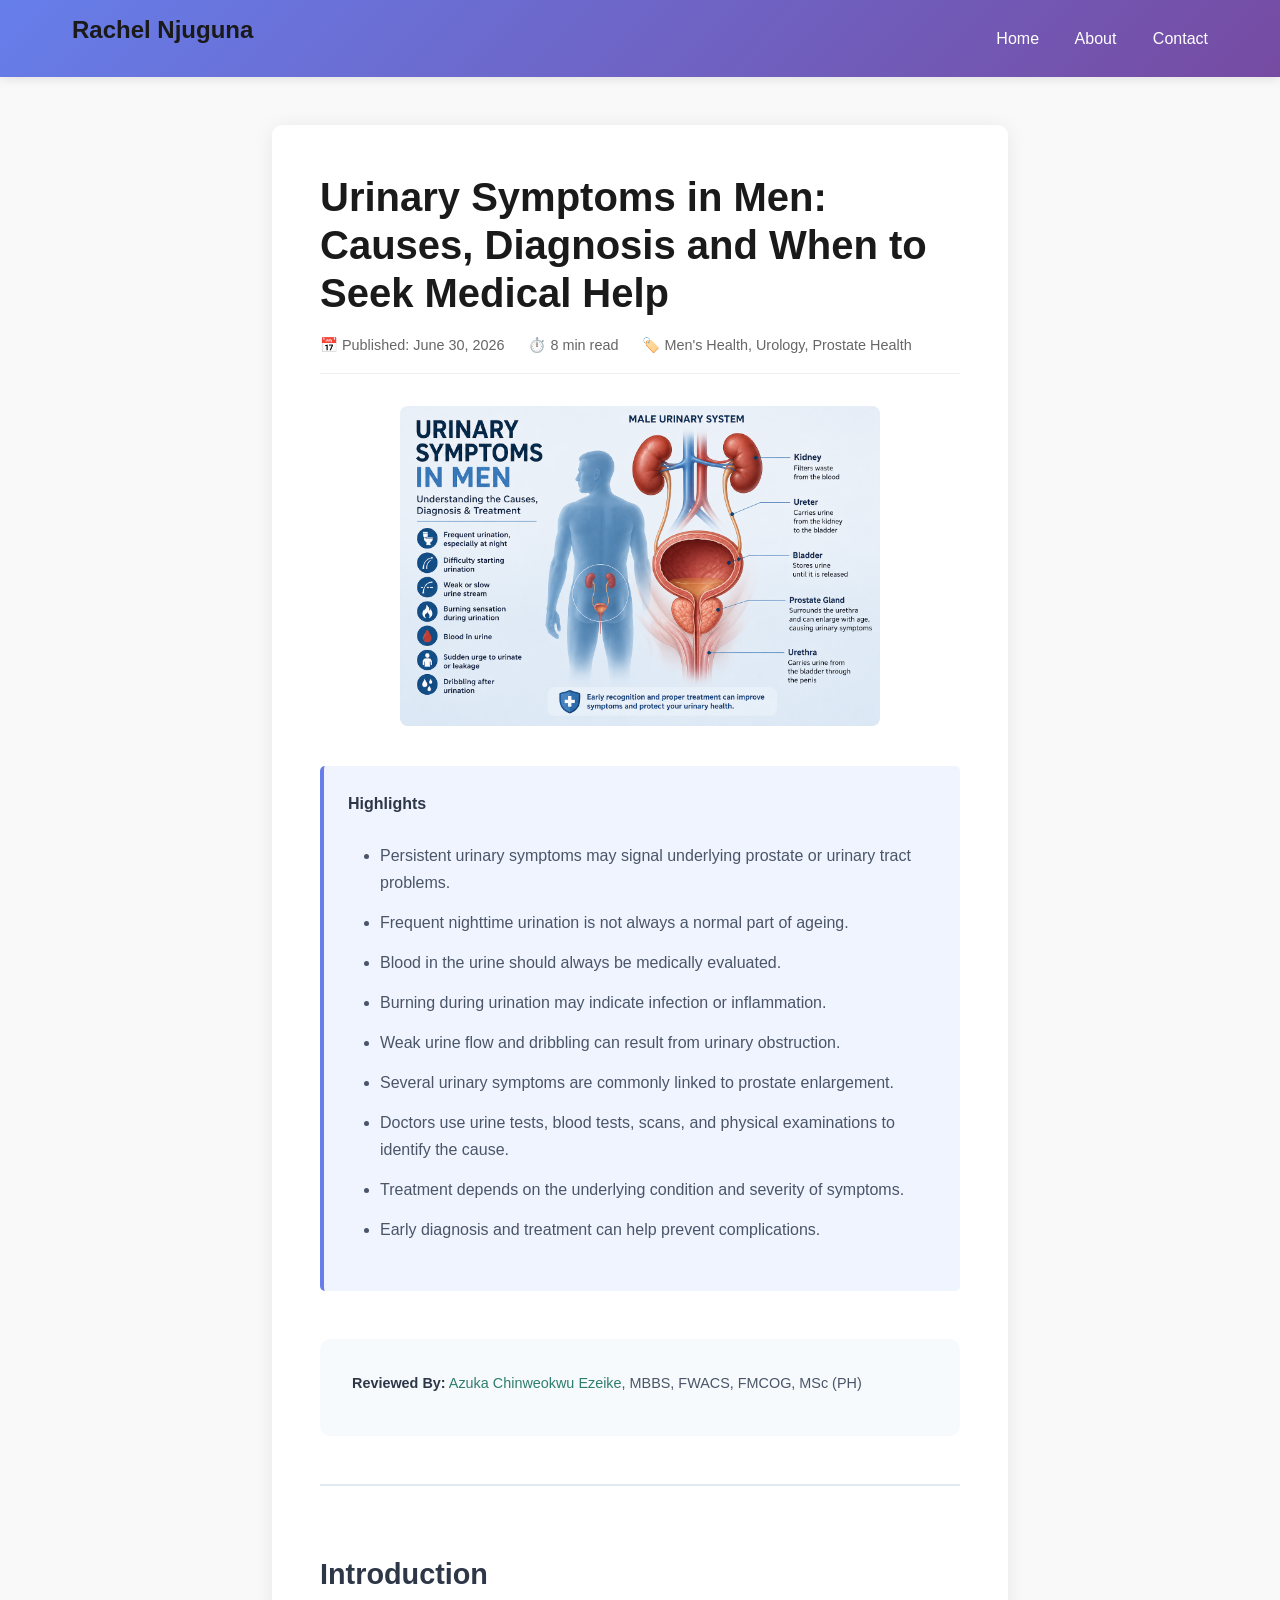
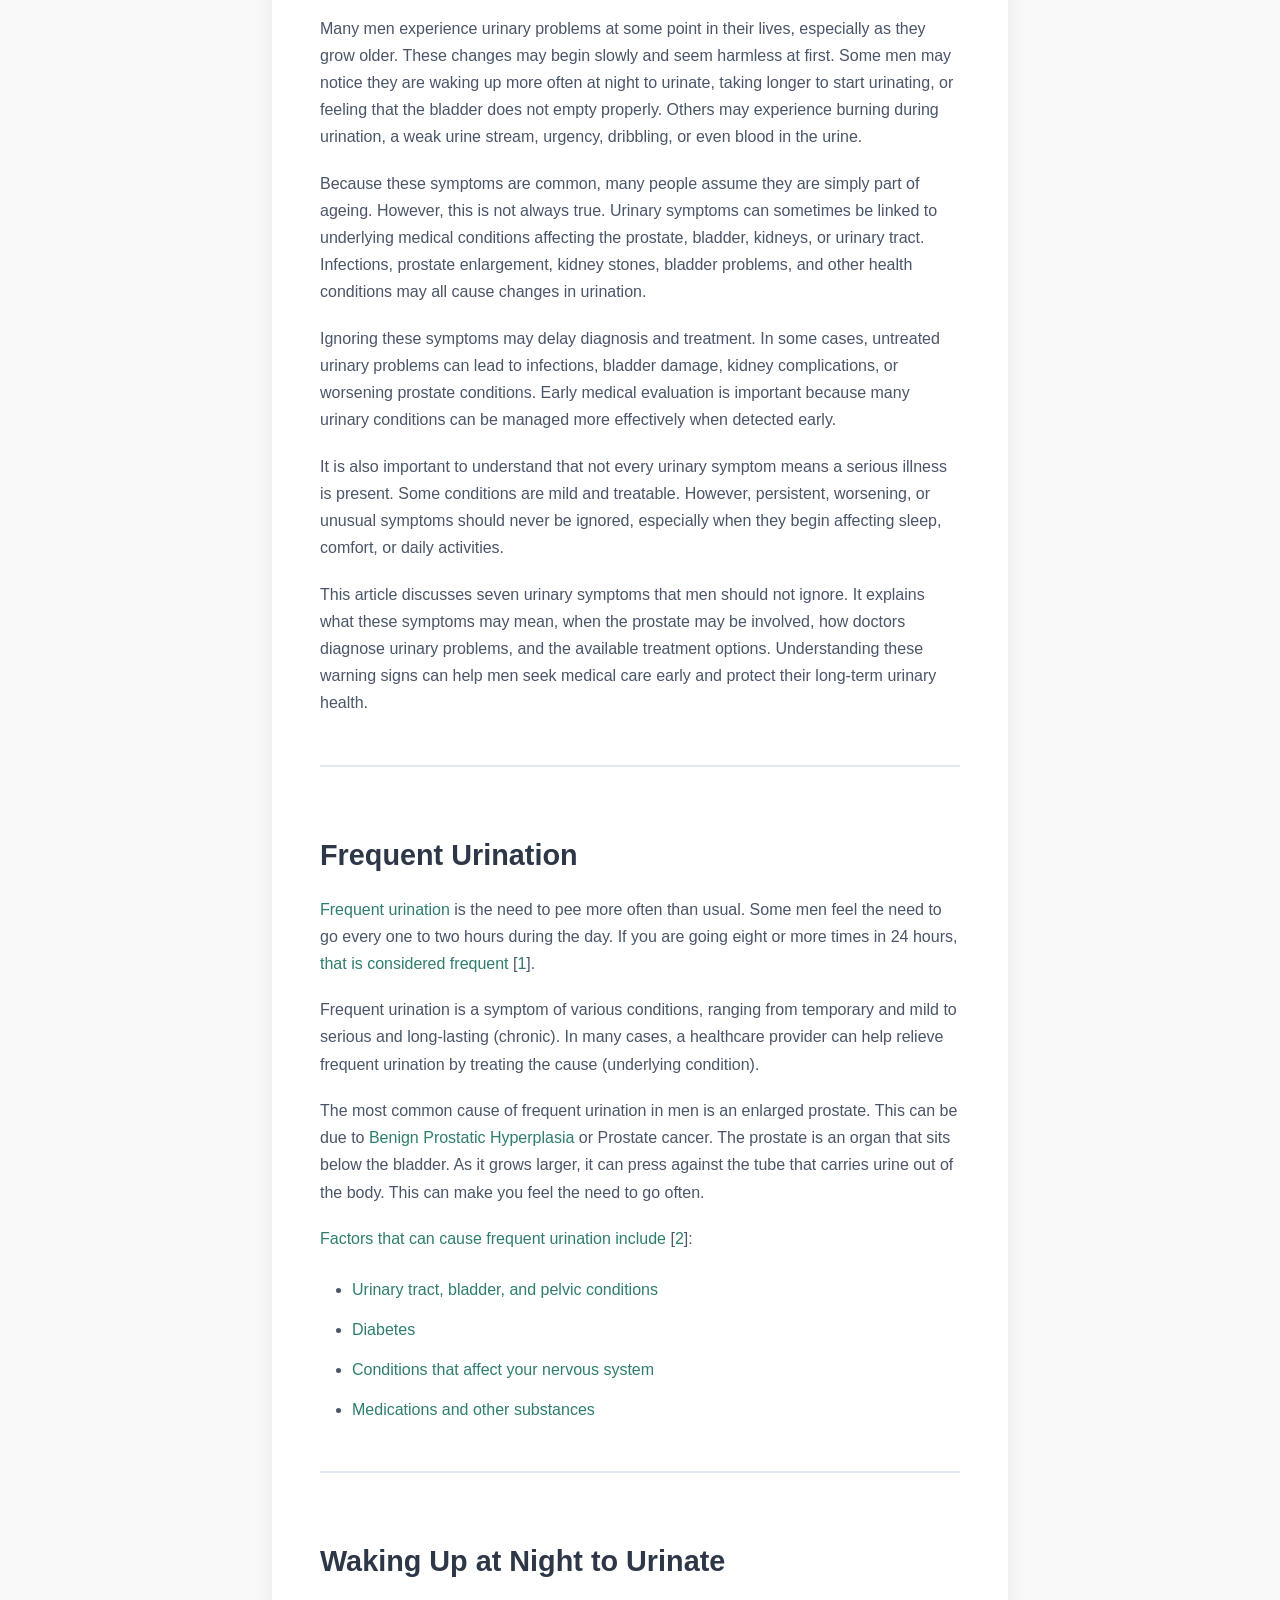
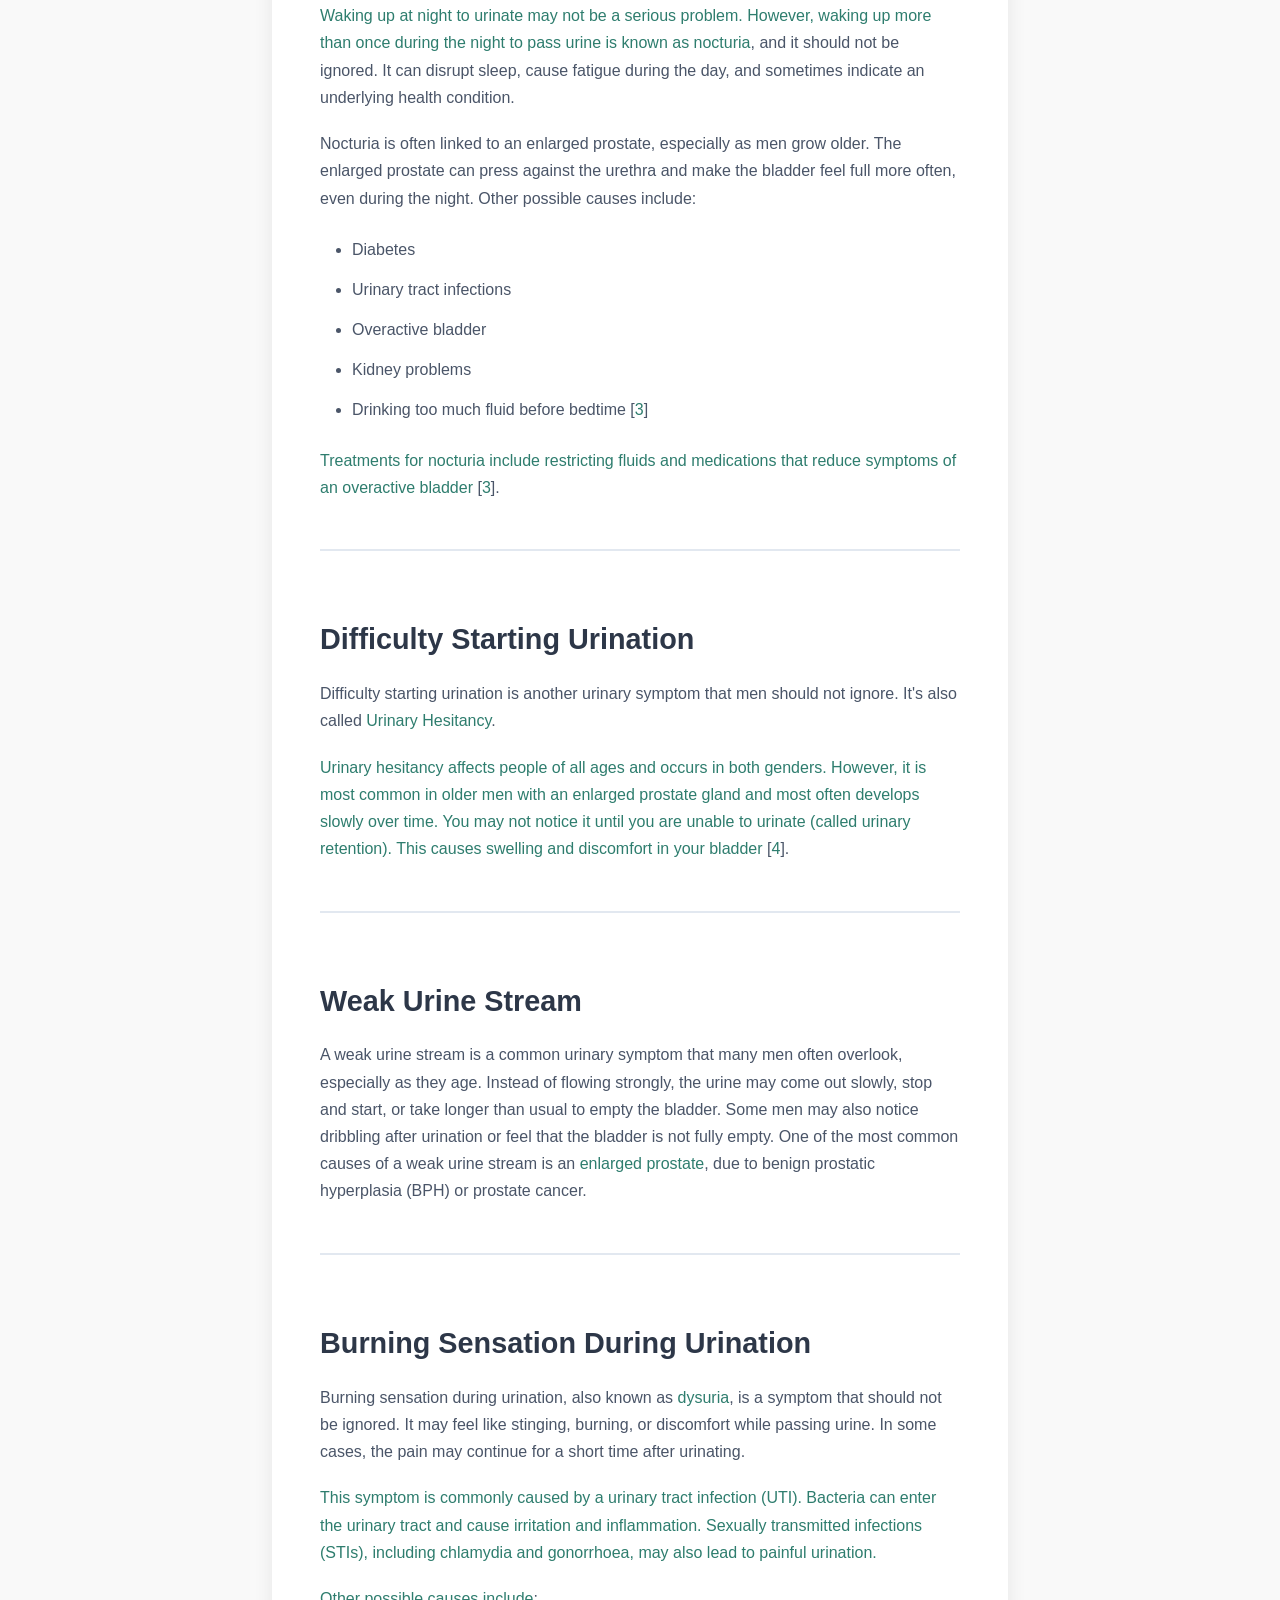
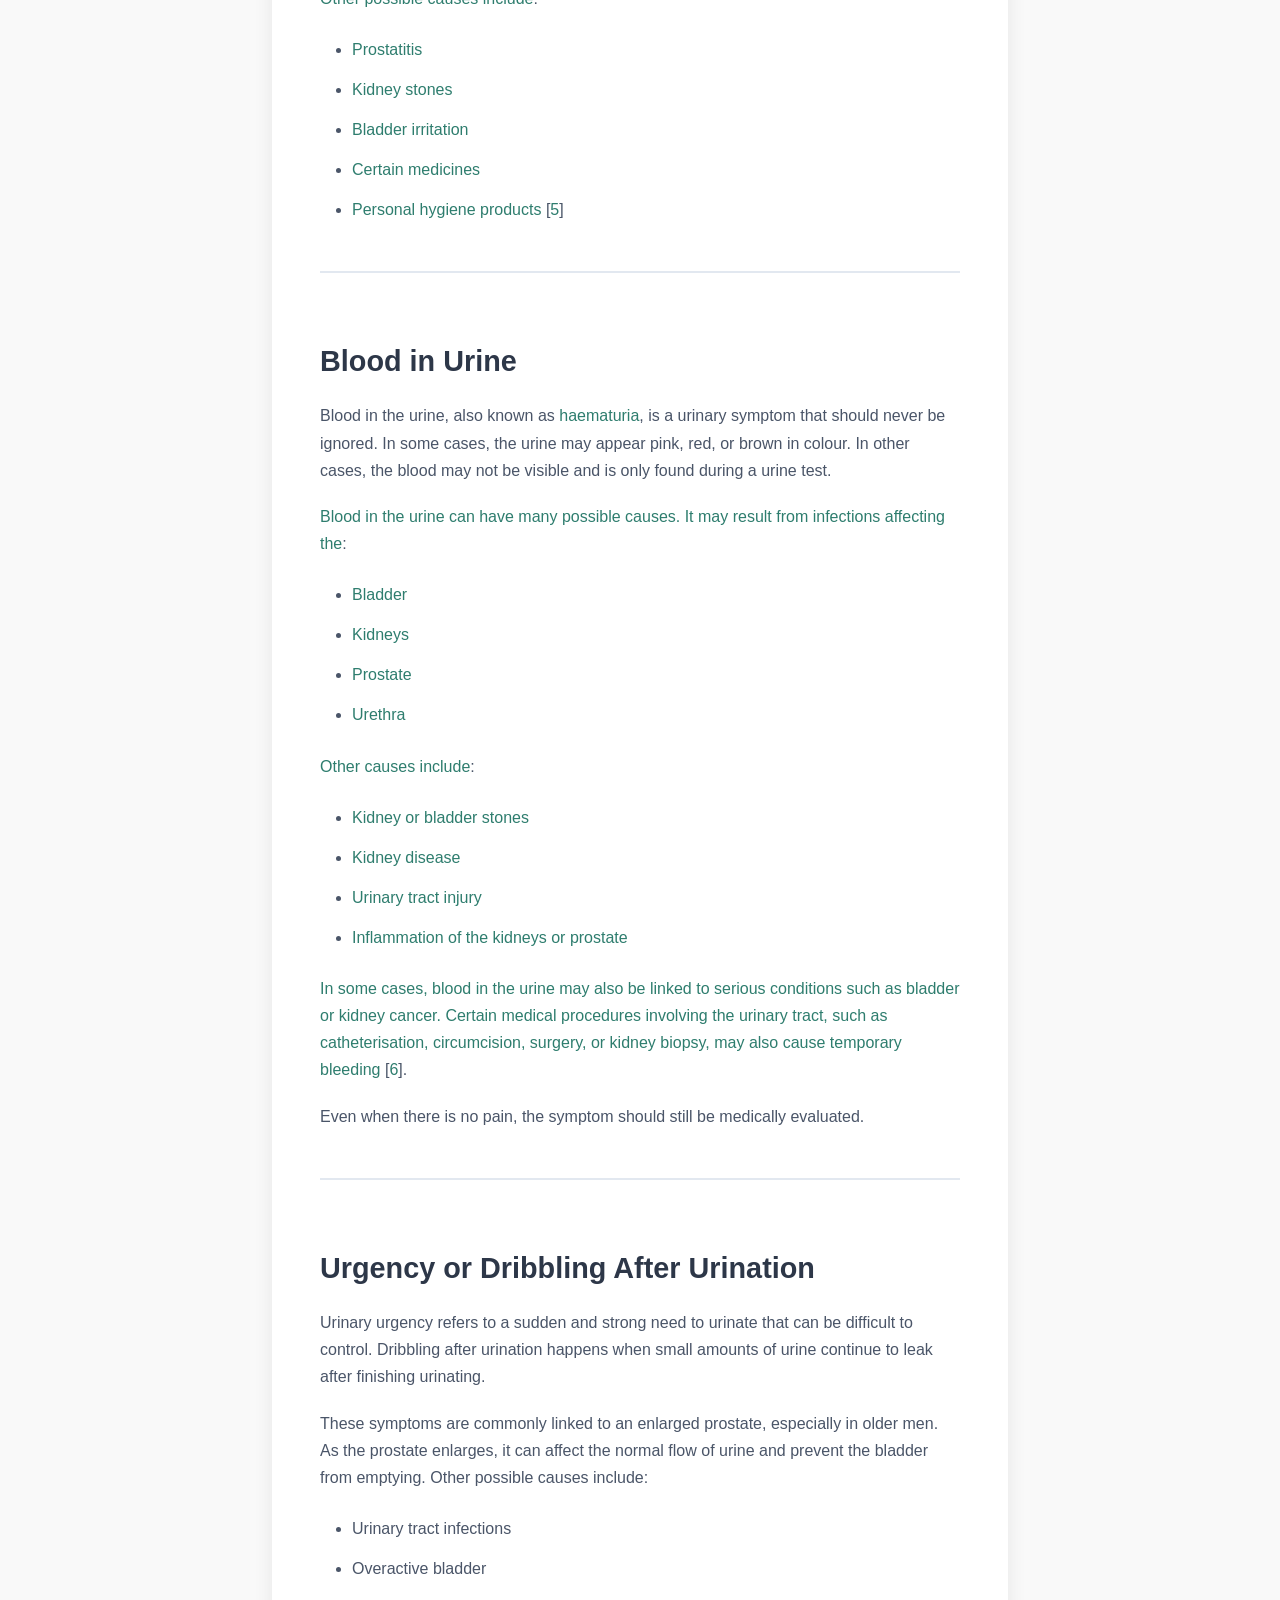
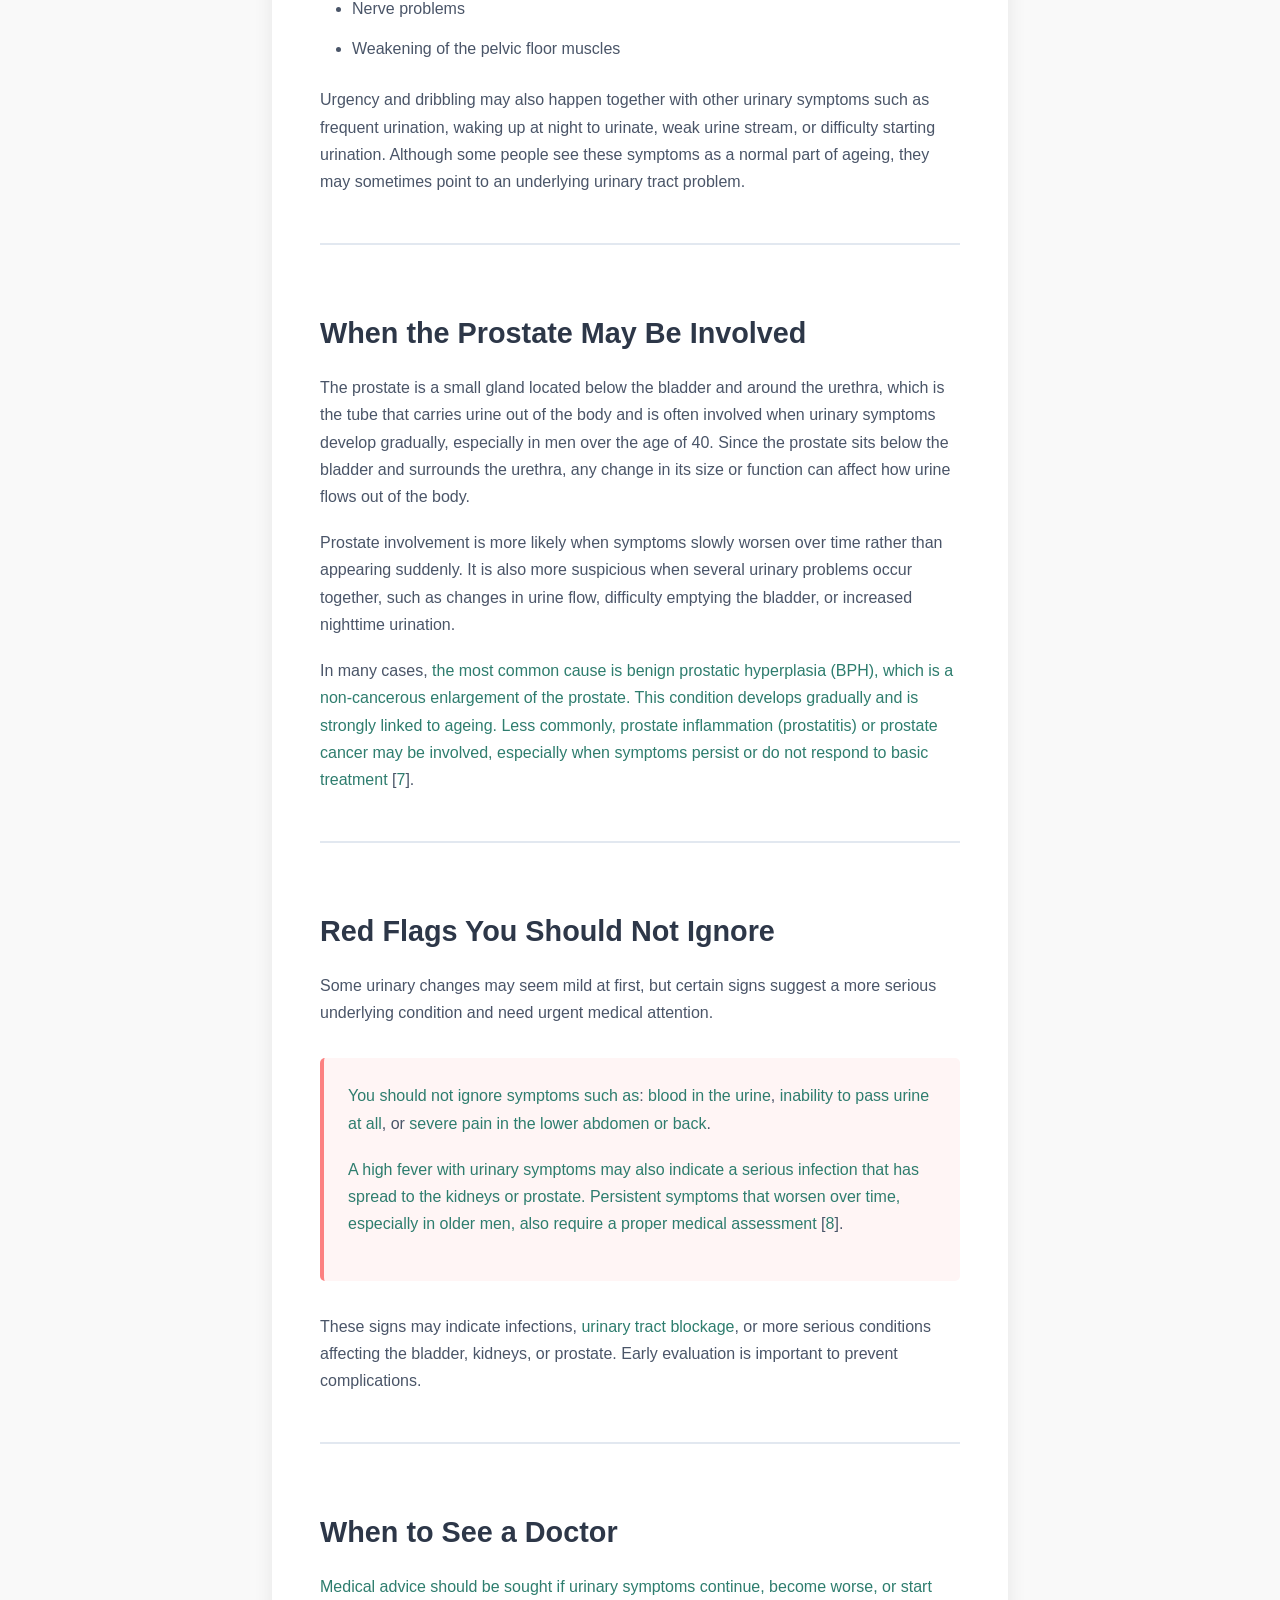
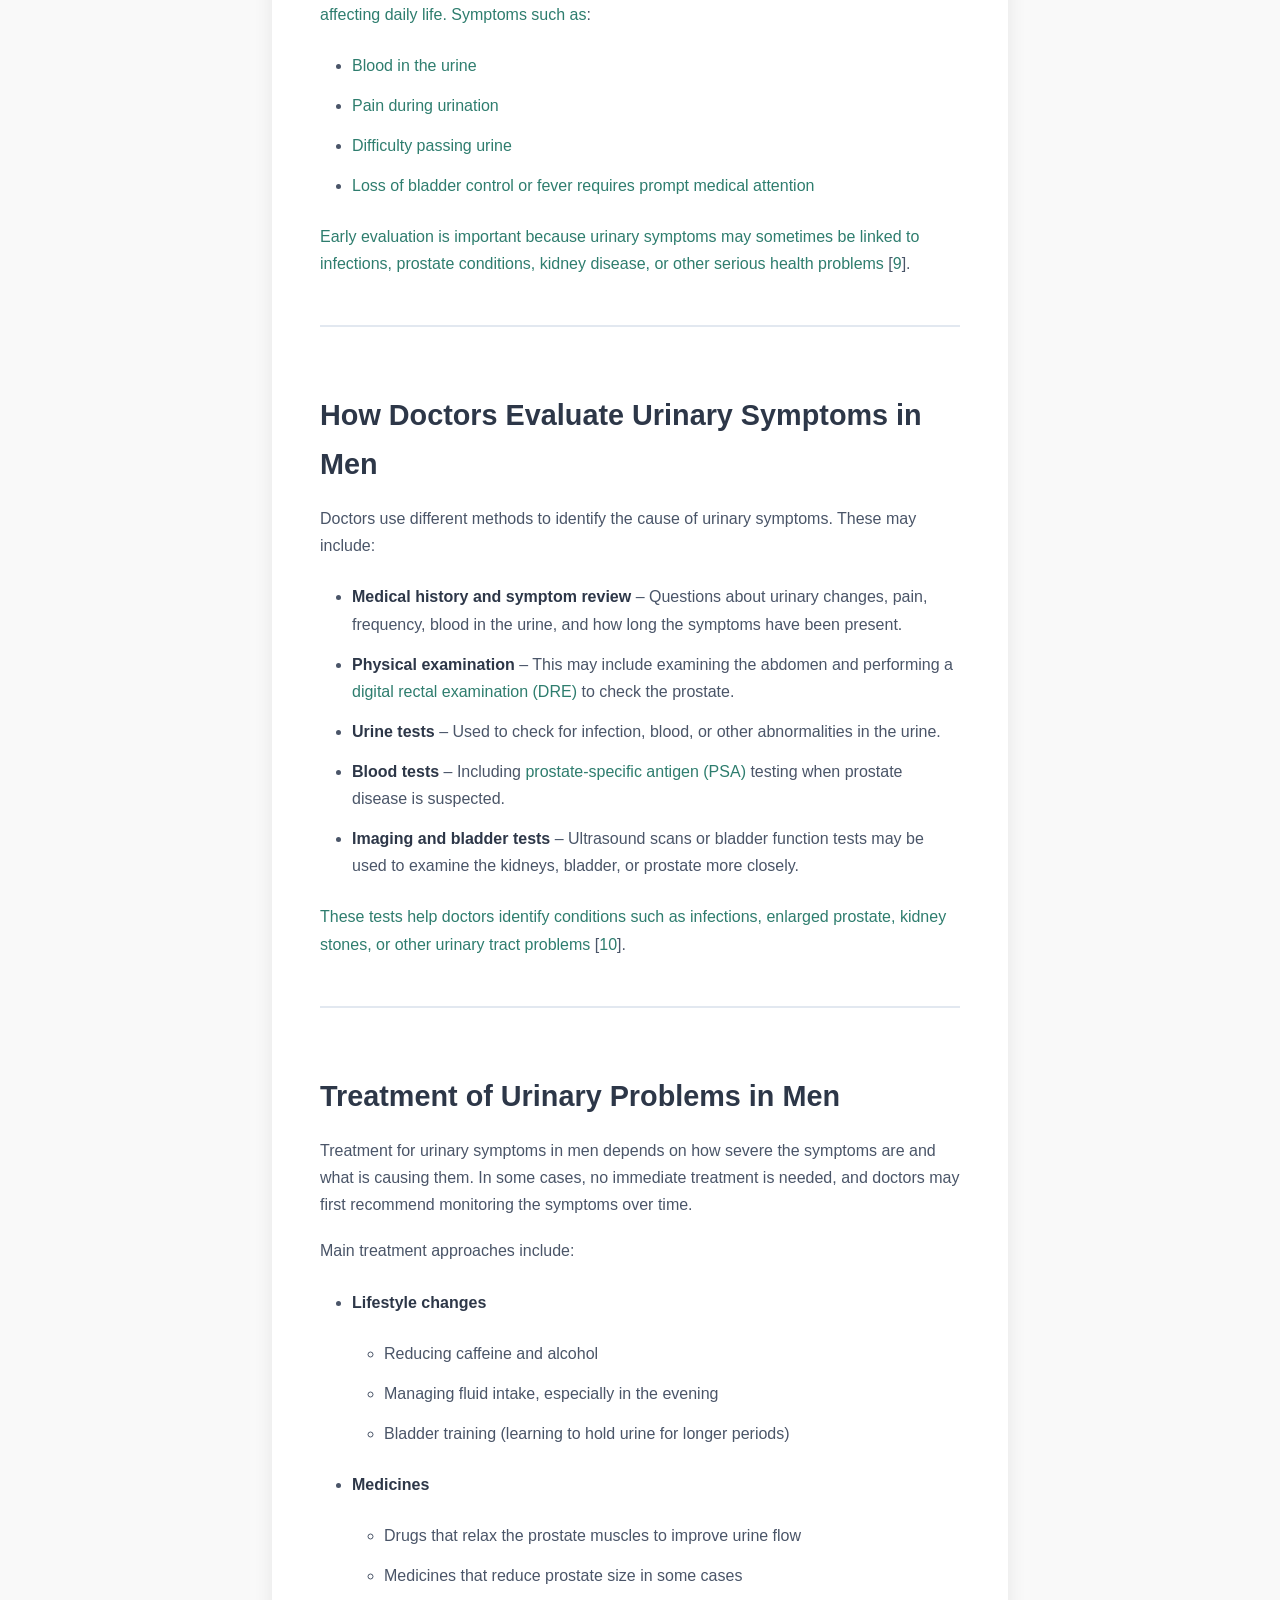
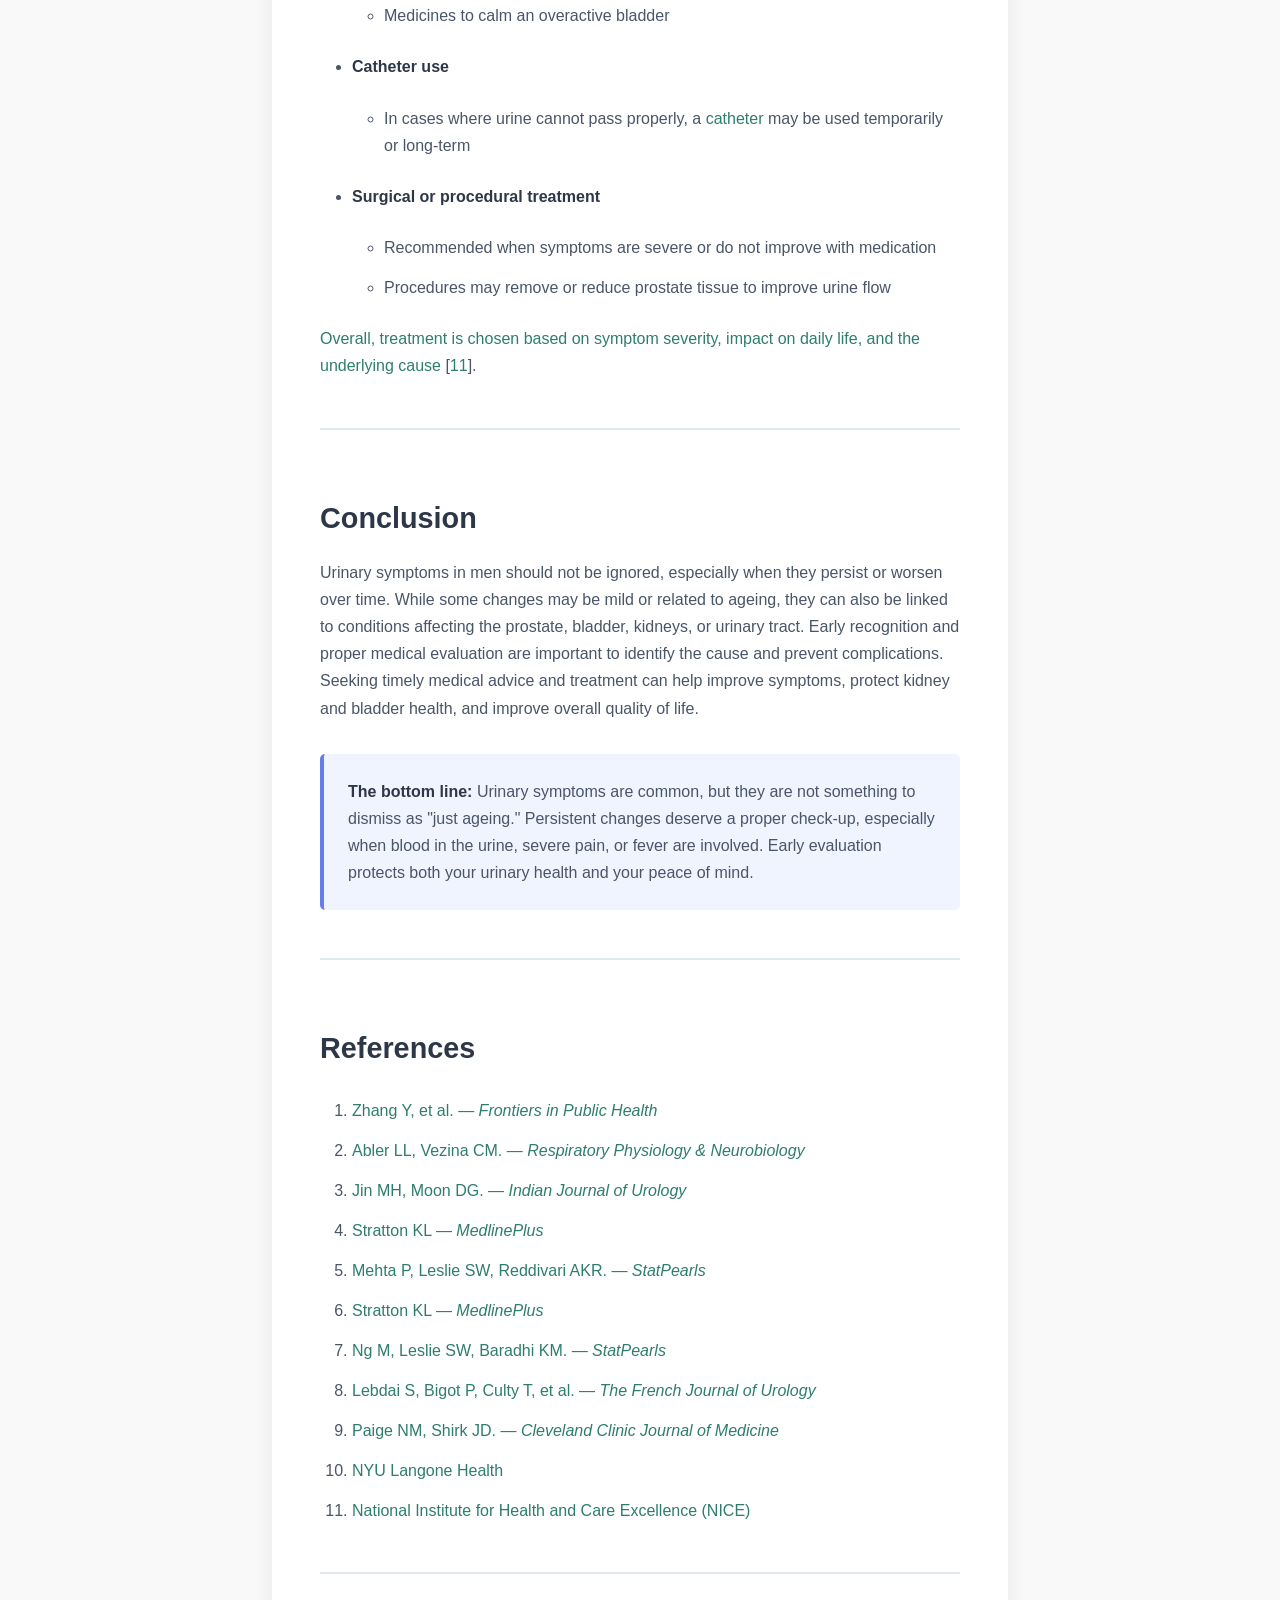
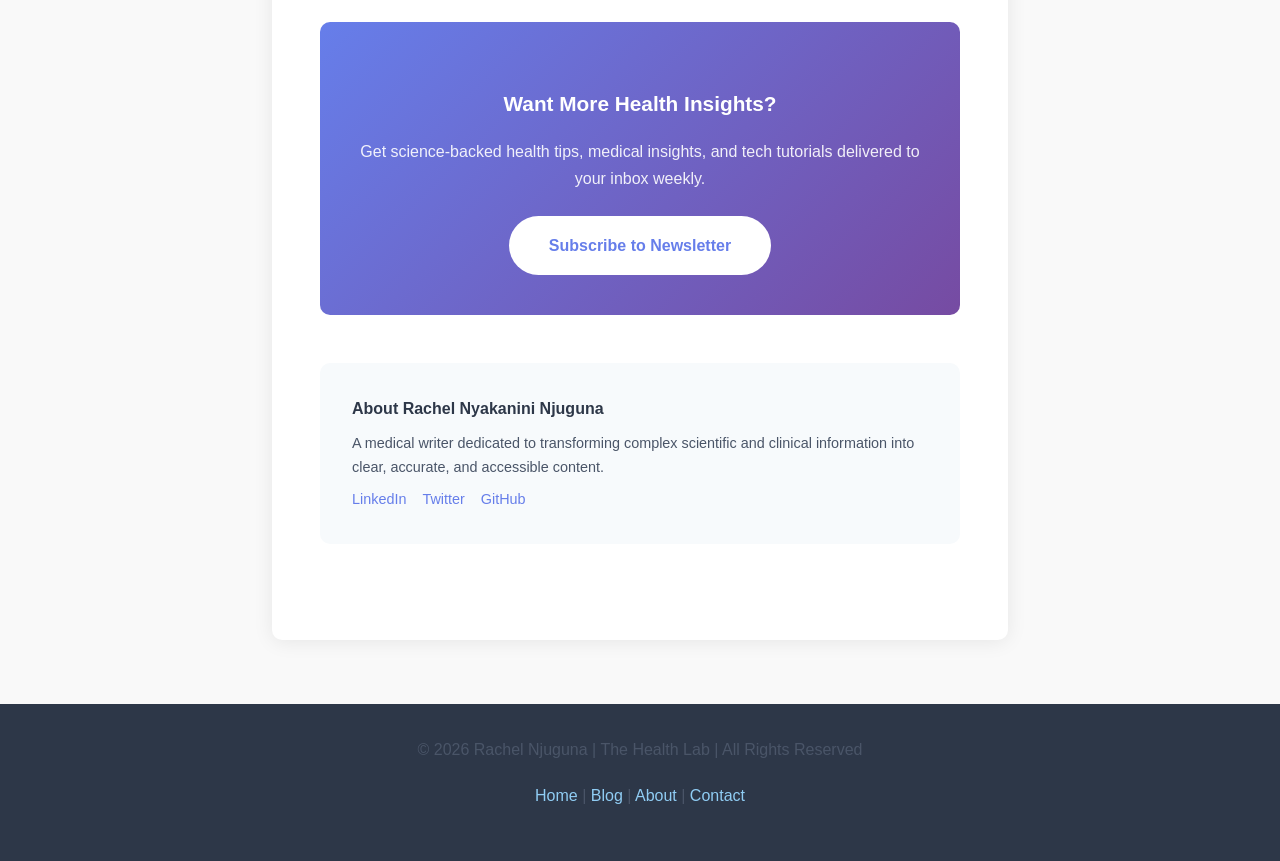
<file: blog10.html>
<!DOCTYPE html>
<html lang="en">
<head>
    <meta charset="UTF-8">
    <meta name="viewport" content="width=device-width, initial-scale=1.0">
    <meta name="description" content="Learn about common urinary symptoms in men, their possible causes, how doctors diagnose them, and when to seek medical help. A clear, simple guide covering key warning signs and treatment options.">
    <meta name="keywords" content="Frequent urination, Benign Prostatic Hyperplasia, Nocturia, Urinary hesitancy, haematuria, dysuria">
    <meta name="author" content="Rachel Nyakanini Njuguna">

    <meta property="og:title" content="Urinary Symptoms in Men: Causes, Diagnosis and When to Seek Medical Help">
    <meta property="og:description" content="Learn about common urinary symptoms in men, their possible causes, how doctors diagnose them, and when to seek medical help. A clear, simple guide covering key warning signs and treatment options.">
    <meta property="og:type" content="article">
    <link rel="stylesheet" href="blog-style.css">

    <title>Urinary Symptoms in Men: Causes, Diagnosis and When to Seek Medical Help | Rachel Njuguna</title>

    <style>
        article a {
            color: #2e7d6e;
            text-decoration: none;
        }
        article a:hover {
            text-decoration: underline;
        }
    </style>
</head>
<body>
    <header>
        <nav>
            <h1>Rachel Njuguna</h1>
            <div>
                <section class="nav-links">
                    <a href="index.html#home">Home</a>
                    <a href="index.html#about">About</a>
                    <a href="index.html#contact">Contact</a>
                </section>
            </div>
        </nav>
    </header>

    <main>
        <article>
            <h1>Urinary Symptoms in Men: Causes, Diagnosis and When to Seek Medical Help</h1>

            <div class="article-meta">
                <span>📅  Published: June 30, 2026</span>
                <span>⏱️ 8 min read</span>
                <span>🏷️ Men's Health, Urology, Prostate Health</span>
            </div>

            <figure style="margin: 1.5rem 0; text-align: center;">
                <img src="card10.png"
                     style="max-width: 480px; width: 100%; height: auto; border-radius: 8px;">
                <figcaption style="font-size: 0.85rem; color: #666; margin-top: 0.5rem;">

                </figcaption>
            </figure>

            <div class="info-box">
                <strong>Highlights</strong>
                <ul>
                    <li>Persistent urinary symptoms may signal underlying prostate or urinary tract problems.</li>
                    <li>Frequent nighttime urination is not always a normal part of ageing.</li>
                    <li>Blood in the urine should always be medically evaluated.</li>
                    <li>Burning during urination may indicate infection or inflammation.</li>
                    <li>Weak urine flow and dribbling can result from urinary obstruction.</li>
                    <li>Several urinary symptoms are commonly linked to prostate enlargement.</li>
                    <li>Doctors use urine tests, blood tests, scans, and physical examinations to identify the cause.</li>
                    <li>Treatment depends on the underlying condition and severity of symptoms.</li>
                    <li>Early diagnosis and treatment can help prevent complications.</li>
                </ul>
            </div>

            <div class="author-box" style="margin-bottom: 2rem;">
                <div class="author-info">
                    <p><strong>Reviewed By:</strong> <a href="https://www.linkedin.com/in/dr-azuka-chinweokwu-ezeike/" target="_blank" rel="noopener">Azuka Chinweokwu Ezeike</a>, MBBS, FWACS, FMCOG, MSc (PH)</p>
                </div>
            </div>

            <hr>

            <h2>Introduction</h2>

            <p>Many men experience urinary problems at some point in their lives, especially as they grow older. These changes may begin slowly and seem harmless at first. Some men may notice they are waking up more often at night to urinate, taking longer to start urinating, or feeling that the bladder does not empty properly. Others may experience burning during urination, a weak urine stream, urgency, dribbling, or even blood in the urine.</p>

            <p>Because these symptoms are common, many people assume they are simply part of ageing. However, this is not always true. Urinary symptoms can sometimes be linked to underlying medical conditions affecting the prostate, bladder, kidneys, or urinary tract. Infections, prostate enlargement, kidney stones, bladder problems, and other health conditions may all cause changes in urination.</p>

            <p>Ignoring these symptoms may delay diagnosis and treatment. In some cases, untreated urinary problems can lead to infections, bladder damage, kidney complications, or worsening prostate conditions. Early medical evaluation is important because many urinary conditions can be managed more effectively when detected early.</p>

            <p>It is also important to understand that not every urinary symptom means a serious illness is present. Some conditions are mild and treatable. However, persistent, worsening, or unusual symptoms should never be ignored, especially when they begin affecting sleep, comfort, or daily activities.</p>

            <p>This article discusses seven urinary symptoms that men should not ignore. It explains what these symptoms may mean, when the prostate may be involved, how doctors diagnose urinary problems, and the available treatment options. Understanding these warning signs can help men seek medical care early and protect their long-term urinary health.</p>

            <hr>

            <h2>Frequent Urination</h2>

            <p><a href="https://my.clevelandclinic.org/health/symptoms/15533-frequent-urination" target="_blank" rel="noopener">Frequent urination</a> is the need to pee more often than usual. Some men feel the need to go every one to two hours during the day. If you are going eight or more times in 24 hours, <a href="https://doi.org/10.3389/fpubh.2021.669070" target="_blank" rel="noopener">that is considered frequent</a> [<a href="#ref1">1</a>].</p>

            <p>Frequent urination is a symptom of various conditions, ranging from temporary and mild to serious and long-lasting (chronic). In many cases, a healthcare provider can help relieve frequent urination by treating the cause (underlying condition).</p>

            <p>The most common cause of frequent urination in men is an enlarged prostate. This can be due to <a href="https://www.mayoclinic.org/diseases-conditions/benign-prostatic-hyperplasia/symptoms-causes/syc-20370087" target="_blank" rel="noopener">Benign Prostatic Hyperplasia</a> or Prostate cancer. The prostate is an organ that sits below the bladder. As it grows larger, it can press against the tube that carries urine out of the body. This can make you feel the need to go often.</p>

            <p><a href="https://doi.org/10.1016/j.resp.2017.09.009" target="_blank" rel="noopener">Factors that can cause frequent urination include</a> [<a href="#ref2">2</a>]:</p>
            <ul>
                <li><a href="https://my.clevelandclinic.org/health/symptoms/15533-frequent-urination" target="_blank" rel="noopener">Urinary tract, bladder, and pelvic conditions</a></li>
                <li><a href="https://my.clevelandclinic.org/health/symptoms/15533-frequent-urination" target="_blank" rel="noopener">Diabetes</a></li>
                <li><a href="https://my.clevelandclinic.org/health/symptoms/15533-frequent-urination" target="_blank" rel="noopener">Conditions that affect your nervous system</a></li>
                <li><a href="https://my.clevelandclinic.org/health/symptoms/15533-frequent-urination" target="_blank" rel="noopener">Medications and other substances</a></li>
            </ul>

            <hr>

            <h2>Waking Up at Night to Urinate</h2>

            <p><a href="https://my.clevelandclinic.org/health/diseases/14510-nocturia" target="_blank" rel="noopener">Waking up at night to urinate may not be a serious problem. However, waking up more than once during the night to pass urine is known as nocturia</a>, and it should not be ignored. It can disrupt sleep, cause fatigue during the day, and sometimes indicate an underlying health condition.</p>

            <p>Nocturia is often linked to an enlarged prostate, especially as men grow older. The enlarged prostate can press against the urethra and make the bladder feel full more often, even during the night. Other possible causes include:</p>
            <ul>
                <li>Diabetes</li>
                <li>Urinary tract infections</li>
                <li>Overactive bladder</li>
                <li>Kidney problems</li>
                <li>Drinking too much fluid before bedtime [<a href="#ref3">3</a>]</li>
            </ul>

            <p><a href="https://doi.org/10.4103/0970-1591.42607" target="_blank" rel="noopener">Treatments for nocturia include restricting fluids and medications that reduce symptoms of an overactive bladder</a> [<a href="#ref3">3</a>].</p>

            <hr>

            <h2>Difficulty Starting Urination</h2>

            <p>Difficulty starting urination is another urinary symptom that men should not ignore. It's also called <a href="https://my.clevelandclinic.org/health/diseases/urinary-hesitancy" target="_blank" rel="noopener">Urinary Hesitancy</a>.</p>

            <p><a href="https://medlineplus.gov/ency/article/003143.htm" target="_blank" rel="noopener">Urinary hesitancy affects people of all ages and occurs in both genders. However, it is most common in older men with an enlarged prostate gland and most often develops slowly over time. You may not notice it until you are unable to urinate (called urinary retention). This causes swelling and discomfort in your bladder</a> [<a href="#ref4">4</a>].</p>

            <hr>

            <h2>Weak Urine Stream</h2>

            <p>A weak urine stream is a common urinary symptom that many men often overlook, especially as they age. Instead of flowing strongly, the urine may come out slowly, stop and start, or take longer than usual to empty the bladder. Some men may also notice dribbling after urination or feel that the bladder is not fully empty. One of the most common causes of a weak urine stream is an <a href="https://www.mayoclinic.org/diseases-conditions/benign-prostatic-hyperplasia/symptoms-causes/syc-20370087" target="_blank" rel="noopener">enlarged prostate</a>, due to benign prostatic hyperplasia (BPH) or prostate cancer.</p>

            <hr>

            <h2>Burning Sensation During Urination</h2>

            <p>Burning sensation during urination, also known as <a href="https://www.health.harvard.edu/a_to_z/dysuria-a-to-z" target="_blank" rel="noopener">dysuria</a>, is a symptom that should not be ignored. It may feel like stinging, burning, or discomfort while passing urine. In some cases, the pain may continue for a short time after urinating.</p>

            <p><a href="https://www.mayoclinic.org/symptoms/painful-urination/basics/causes/sym-20050772" target="_blank" rel="noopener">This symptom is commonly caused by a urinary tract infection (UTI). Bacteria can enter the urinary tract and cause irritation and inflammation. Sexually transmitted infections (STIs), including chlamydia and gonorrhoea, may also lead to painful urination.</a></p>

            <p><a href="https://www.mayoclinic.org/symptoms/painful-urination/basics/causes/sym-20050772" target="_blank" rel="noopener">Other possible causes include</a>:</p>
            <ul>
                <li><a href="https://www.mayoclinic.org/symptoms/painful-urination/basics/causes/sym-20050772" target="_blank" rel="noopener">Prostatitis</a></li>
                <li><a href="https://www.mayoclinic.org/symptoms/painful-urination/basics/causes/sym-20050772" target="_blank" rel="noopener">Kidney stones</a></li>
                <li><a href="https://www.mayoclinic.org/symptoms/painful-urination/basics/causes/sym-20050772" target="_blank" rel="noopener">Bladder irritation</a></li>
                <li><a href="https://www.mayoclinic.org/symptoms/painful-urination/basics/causes/sym-20050772" target="_blank" rel="noopener">Certain medicines</a></li>
                <li><a href="https://www.ncbi.nlm.nih.gov/books/NBK549918/" target="_blank" rel="noopener">Personal hygiene products</a> [<a href="#ref5">5</a>]</li>
            </ul>

            <hr>

            <h2>Blood in Urine</h2>

            <p>Blood in the urine, also known as <a href="https://www.niddk.nih.gov/health-information/urologic-diseases/hematuria-blood-urine" target="_blank" rel="noopener">haematuria</a>, is a urinary symptom that should never be ignored. In some cases, the urine may appear pink, red, or brown in colour. In other cases, the blood may not be visible and is only found during a urine test.</p>

            <p><a href="https://medlineplus.gov/ency/article/003138.htm" target="_blank" rel="noopener">Blood in the urine can have many possible causes. It may result from infections affecting the</a>:</p>
            <ul>
                <li><a href="https://medlineplus.gov/ency/article/003138.htm" target="_blank" rel="noopener">Bladder</a></li>
                <li><a href="https://medlineplus.gov/ency/article/003138.htm" target="_blank" rel="noopener">Kidneys</a></li>
                <li><a href="https://medlineplus.gov/ency/article/003138.htm" target="_blank" rel="noopener">Prostate</a></li>
                <li><a href="https://medlineplus.gov/ency/article/003138.htm" target="_blank" rel="noopener">Urethra</a></li>
            </ul>

            <p><a href="https://medlineplus.gov/ency/article/003138.htm" target="_blank" rel="noopener">Other causes include</a>:</p>
            <ul>
                <li><a href="https://medlineplus.gov/ency/article/003138.htm" target="_blank" rel="noopener">Kidney or bladder stones</a></li>
                <li><a href="https://medlineplus.gov/ency/article/003138.htm" target="_blank" rel="noopener">Kidney disease</a></li>
                <li><a href="https://medlineplus.gov/ency/article/003138.htm" target="_blank" rel="noopener">Urinary tract injury</a></li>
                <li><a href="https://medlineplus.gov/ency/article/003138.htm" target="_blank" rel="noopener">Inflammation of the kidneys or prostate</a></li>
            </ul>

            <p><a href="https://medlineplus.gov/ency/article/003138.htm" target="_blank" rel="noopener">In some cases, blood in the urine may also be linked to serious conditions such as bladder or kidney cancer. Certain medical procedures involving the urinary tract, such as catheterisation, circumcision, surgery, or kidney biopsy, may also cause temporary bleeding</a> [<a href="#ref6">6</a>].</p>

            <p>Even when there is no pain, the symptom should still be medically evaluated.</p>

            <hr>

            <h2>Urgency or Dribbling After Urination</h2>

            <p>Urinary urgency refers to a sudden and strong need to urinate that can be difficult to control. Dribbling after urination happens when small amounts of urine continue to leak after finishing urinating.</p>

            <p>These symptoms are commonly linked to an enlarged prostate, especially in older men. As the prostate enlarges, it can affect the normal flow of urine and prevent the bladder from emptying. Other possible causes include:</p>
            <ul>
                <li>Urinary tract infections</li>
                <li>Overactive bladder</li>
                <li>Nerve problems</li>
                <li>Weakening of the pelvic floor muscles</li>
            </ul>

            <p>Urgency and dribbling may also happen together with other urinary symptoms such as frequent urination, waking up at night to urinate, weak urine stream, or difficulty starting urination. Although some people see these symptoms as a normal part of ageing, they may sometimes point to an underlying urinary tract problem.</p>

            <hr>

            <h2>When the Prostate May Be Involved</h2>

            <p>The prostate is a small gland located below the bladder and around the urethra, which is the tube that carries urine out of the body and is often involved when urinary symptoms develop gradually, especially in men over the age of 40. Since the prostate sits below the bladder and surrounds the urethra, any change in its size or function can affect how urine flows out of the body.</p>

            <p>Prostate involvement is more likely when symptoms slowly worsen over time rather than appearing suddenly. It is also more suspicious when several urinary problems occur together, such as changes in urine flow, difficulty emptying the bladder, or increased nighttime urination.</p>

            <p>In many cases, <a href="https://www.ncbi.nlm.nih.gov/books/NBK558920/" target="_blank" rel="noopener">the most common cause is benign prostatic hyperplasia (BPH), which is a non-cancerous enlargement of the prostate. This condition develops gradually and is strongly linked to ageing. Less commonly, prostate inflammation (prostatitis) or prostate cancer may be involved, especially when symptoms persist or do not respond to basic treatment</a> [<a href="#ref7">7</a>].</p>

            <hr>

            <h2>Red Flags You Should Not Ignore</h2>

            <p>Some urinary changes may seem mild at first, but certain signs suggest a more serious underlying condition and need urgent medical attention.</p>

            <div class="warning-box">
                <p><a href="https://www.uhhospitals.org/blog/articles/2024/05/dont-ignore-your-urinary-symptoms" target="_blank" rel="noopener">You should not ignore symptoms such as</a>: <a href="https://www.uhhospitals.org/blog/articles/2024/05/dont-ignore-your-urinary-symptoms" target="_blank" rel="noopener">blood in the urine</a>, <a href="https://www.uhhospitals.org/blog/articles/2024/05/dont-ignore-your-urinary-symptoms" target="_blank" rel="noopener">inability to pass urine at all</a>, or <a href="https://www.uhhospitals.org/blog/articles/2024/05/dont-ignore-your-urinary-symptoms" target="_blank" rel="noopener">severe pain in the lower abdomen or back</a>.</p>
                <p><a href="https://doi.org/10.1016/j.fjurol.2024.102846" target="_blank" rel="noopener">A high fever with urinary symptoms may also indicate a serious infection that has spread to the kidneys or prostate. Persistent symptoms that worsen over time, especially in older men, also require a proper medical assessment</a> [<a href="#ref8">8</a>].</p>
            </div>

            <p>These signs may indicate infections, <a href="https://my.clevelandclinic.org/health/diseases/21155-ureteral-obstruction" target="_blank" rel="noopener">urinary tract blockage</a>, or more serious conditions affecting the bladder, kidneys, or prostate. Early evaluation is important to prevent complications.</p>

            <hr>

            <h2>When to See a Doctor</h2>

            <p><a href="https://www.mayoclinic.org/symptoms/frequent-urination/basics/when-to-see-doctor/sym-20050712" target="_blank" rel="noopener">Medical advice should be sought if urinary symptoms continue, become worse, or start affecting daily life. Symptoms such as</a>:</p>
            <ul>
                <li><a href="https://www.mayoclinic.org/symptoms/frequent-urination/basics/when-to-see-doctor/sym-20050712" target="_blank" rel="noopener">Blood in the urine</a></li>
                <li><a href="https://www.mayoclinic.org/symptoms/frequent-urination/basics/when-to-see-doctor/sym-20050712" target="_blank" rel="noopener">Pain during urination</a></li>
                <li><a href="https://www.mayoclinic.org/symptoms/frequent-urination/basics/when-to-see-doctor/sym-20050712" target="_blank" rel="noopener">Difficulty passing urine</a></li>
                <li><a href="https://www.mayoclinic.org/symptoms/frequent-urination/basics/when-to-see-doctor/sym-20050712" target="_blank" rel="noopener">Loss of bladder control or fever requires prompt medical attention</a></li>
            </ul>

            <p><a href="https://doi.org/10.3949/ccjm.91a.24081" target="_blank" rel="noopener">Early evaluation is important because urinary symptoms may sometimes be linked to infections, prostate conditions, kidney disease, or other serious health problems</a> [<a href="#ref9">9</a>].</p>

            <hr>

            <h2>How Doctors Evaluate Urinary Symptoms in Men</h2>

            <p>Doctors use different methods to identify the cause of urinary symptoms. These may include:</p>
            <ul>
                <li><strong>Medical history and symptom review</strong> – Questions about urinary changes, pain, frequency, blood in the urine, and how long the symptoms have been present.</li>
                <li><strong>Physical examination</strong> – This may include examining the abdomen and performing a <a href="https://my.clevelandclinic.org/health/diagnostics/24212-digital-rectal-exam" target="_blank" rel="noopener">digital rectal examination (DRE)</a> to check the prostate.</li>
                <li><strong>Urine tests</strong> – Used to check for infection, blood, or other abnormalities in the urine.</li>
                <li><strong>Blood tests</strong> – Including <a href="https://www.cancer.gov/types/prostate/psa-fact-sheet" target="_blank" rel="noopener">prostate-specific antigen (PSA)</a> testing when prostate disease is suspected.</li>
                <li><strong>Imaging and bladder tests</strong> – Ultrasound scans or bladder function tests may be used to examine the kidneys, bladder, or prostate more closely.</li>
            </ul>

            <p><a href="https://nyulangone.org/conditions/male-urinary-dysfunction/diagnosis" target="_blank" rel="noopener">These tests help doctors identify conditions such as infections, enlarged prostate, kidney stones, or other urinary tract problems</a> [<a href="#ref10">10</a>].</p>

            <hr>

            <h2>Treatment of Urinary Problems in Men</h2>

            <p>Treatment for urinary symptoms in men depends on how severe the symptoms are and what is causing them. In some cases, no immediate treatment is needed, and doctors may first recommend monitoring the symptoms over time.</p>

            <p>Main treatment approaches include:</p>
            <ul>
                <li><strong>Lifestyle changes</strong>
                    <ul>
                        <li>Reducing caffeine and alcohol</li>
                        <li>Managing fluid intake, especially in the evening</li>
                        <li>Bladder training (learning to hold urine for longer periods)</li>
                    </ul>
                </li>
                <li><strong>Medicines</strong>
                    <ul>
                        <li>Drugs that relax the prostate muscles to improve urine flow</li>
                        <li>Medicines that reduce prostate size in some cases</li>
                        <li>Medicines to calm an overactive bladder</li>
                    </ul>
                </li>
                <li><strong>Catheter use</strong>
                    <ul>
                        <li>In cases where urine cannot pass properly, a <a href="https://my.clevelandclinic.org/health/treatments/catheter" target="_blank" rel="noopener">catheter</a> may be used temporarily or long-term</li>
                    </ul>
                </li>
                <li><strong>Surgical or procedural treatment</strong>
                    <ul>
                        <li>Recommended when symptoms are severe or do not improve with medication</li>
                        <li>Procedures may remove or reduce prostate tissue to improve urine flow</li>
                    </ul>
                </li>
            </ul>

            <p><a href="https://www.nice.org.uk/guidance/cg97/ifp/chapter/treating-urinary-symptoms" target="_blank" rel="noopener">Overall, treatment is chosen based on symptom severity, impact on daily life, and the underlying cause</a> [<a href="#ref11">11</a>].</p>

            <hr>

            <h2>Conclusion</h2>

            <p>Urinary symptoms in men should not be ignored, especially when they persist or worsen over time. While some changes may be mild or related to ageing, they can also be linked to conditions affecting the prostate, bladder, kidneys, or urinary tract. Early recognition and proper medical evaluation are important to identify the cause and prevent complications. Seeking timely medical advice and treatment can help improve symptoms, protect kidney and bladder health, and improve overall quality of life.</p>

            <div class="info-box">
                <p><strong>The bottom line:</strong> Urinary symptoms are common, but they are not something to dismiss as "just ageing." Persistent changes deserve a proper check-up, especially when blood in the urine, severe pain, or fever are involved. Early evaluation protects both your urinary health and your peace of mind.</p>
            </div>

            <hr>

            <h2>References</h2>
            <ol>
                <li id="ref1"><a href="https://doi.org/10.3389/fpubh.2021.669070" target="_blank" rel="noopener">Zhang Y, et al. — <em>Frontiers in Public Health</em></a></li>
                <li id="ref2"><a href="https://doi.org/10.1016/j.resp.2017.09.009" target="_blank" rel="noopener">Abler LL, Vezina CM. — <em>Respiratory Physiology &amp; Neurobiology</em></a></li>
                <li id="ref3"><a href="https://doi.org/10.4103/0970-1591.42607" target="_blank" rel="noopener">Jin MH, Moon DG. — <em>Indian Journal of Urology</em></a></li>
                <li id="ref4"><a href="https://medlineplus.gov/ency/article/003143.htm" target="_blank" rel="noopener">Stratton KL — <em>MedlinePlus</em></a></li>
                <li id="ref5"><a href="https://www.ncbi.nlm.nih.gov/books/NBK549918/" target="_blank" rel="noopener">Mehta P, Leslie SW, Reddivari AKR. — <em>StatPearls</em></a></li>
                <li id="ref6"><a href="https://medlineplus.gov/ency/article/003138.htm" target="_blank" rel="noopener">Stratton KL — <em>MedlinePlus</em></a></li>
                <li id="ref7"><a href="https://www.ncbi.nlm.nih.gov/books/NBK558920/" target="_blank" rel="noopener">Ng M, Leslie SW, Baradhi KM. — <em>StatPearls</em></a></li>
                <li id="ref8"><a href="https://doi.org/10.1016/j.fjurol.2024.102846" target="_blank" rel="noopener">Lebdai S, Bigot P, Culty T, et al. — <em>The French Journal of Urology</em></a></li>
                <li id="ref9"><a href="https://doi.org/10.3949/ccjm.91a.24081" target="_blank" rel="noopener">Paige NM, Shirk JD. — <em>Cleveland Clinic Journal of Medicine</em></a></li>
                <li id="ref10"><a href="https://nyulangone.org/conditions/male-urinary-dysfunction/diagnosis" target="_blank" rel="noopener">NYU Langone Health</a></li>
                <li id="ref11"><a href="https://www.nice.org.uk/guidance/cg97/ifp/chapter/treating-urinary-symptoms" target="_blank" rel="noopener">National Institute for Health and Care Excellence (NICE)</a></li>
            </ol>

            <hr>

            <div class="cta-section">
                <h3>Want More Health Insights?</h3>
                <p>Get science-backed health tips, medical insights, and tech tutorials delivered to your inbox weekly.</p>
                <a href="#newsletter" class="cta-button">Subscribe to Newsletter</a>
            </div>

            <div class="author-box">
                <div class="author-info">
                    <h4>About Rachel Nyakanini Njuguna</h4>
                    <p>A medical writer dedicated to transforming complex scientific and clinical information into clear, accurate, and accessible content.</p>
                    <div class="social-links">
                        <a href="https://ke.linkedin.com/in/rachel-njuguna-37b04b23b" target="_blank" rel="noopener">LinkedIn</a>
                        <a href="#">Twitter</a>
                        <a href="#">GitHub</a>
                    </div>
                </div>
            </div>

        </article>
    </main>

    <footer>
        <p>&#169; 2026 Rachel Njuguna | The Health Lab | All Rights Reserved</p>
        <p><a href="/">Home</a> | <a href="/blog">Blog</a> | <a href="/about">About</a> | <a href="/contact">Contact</a></p>
    </footer>
</body>
</html>
</file>
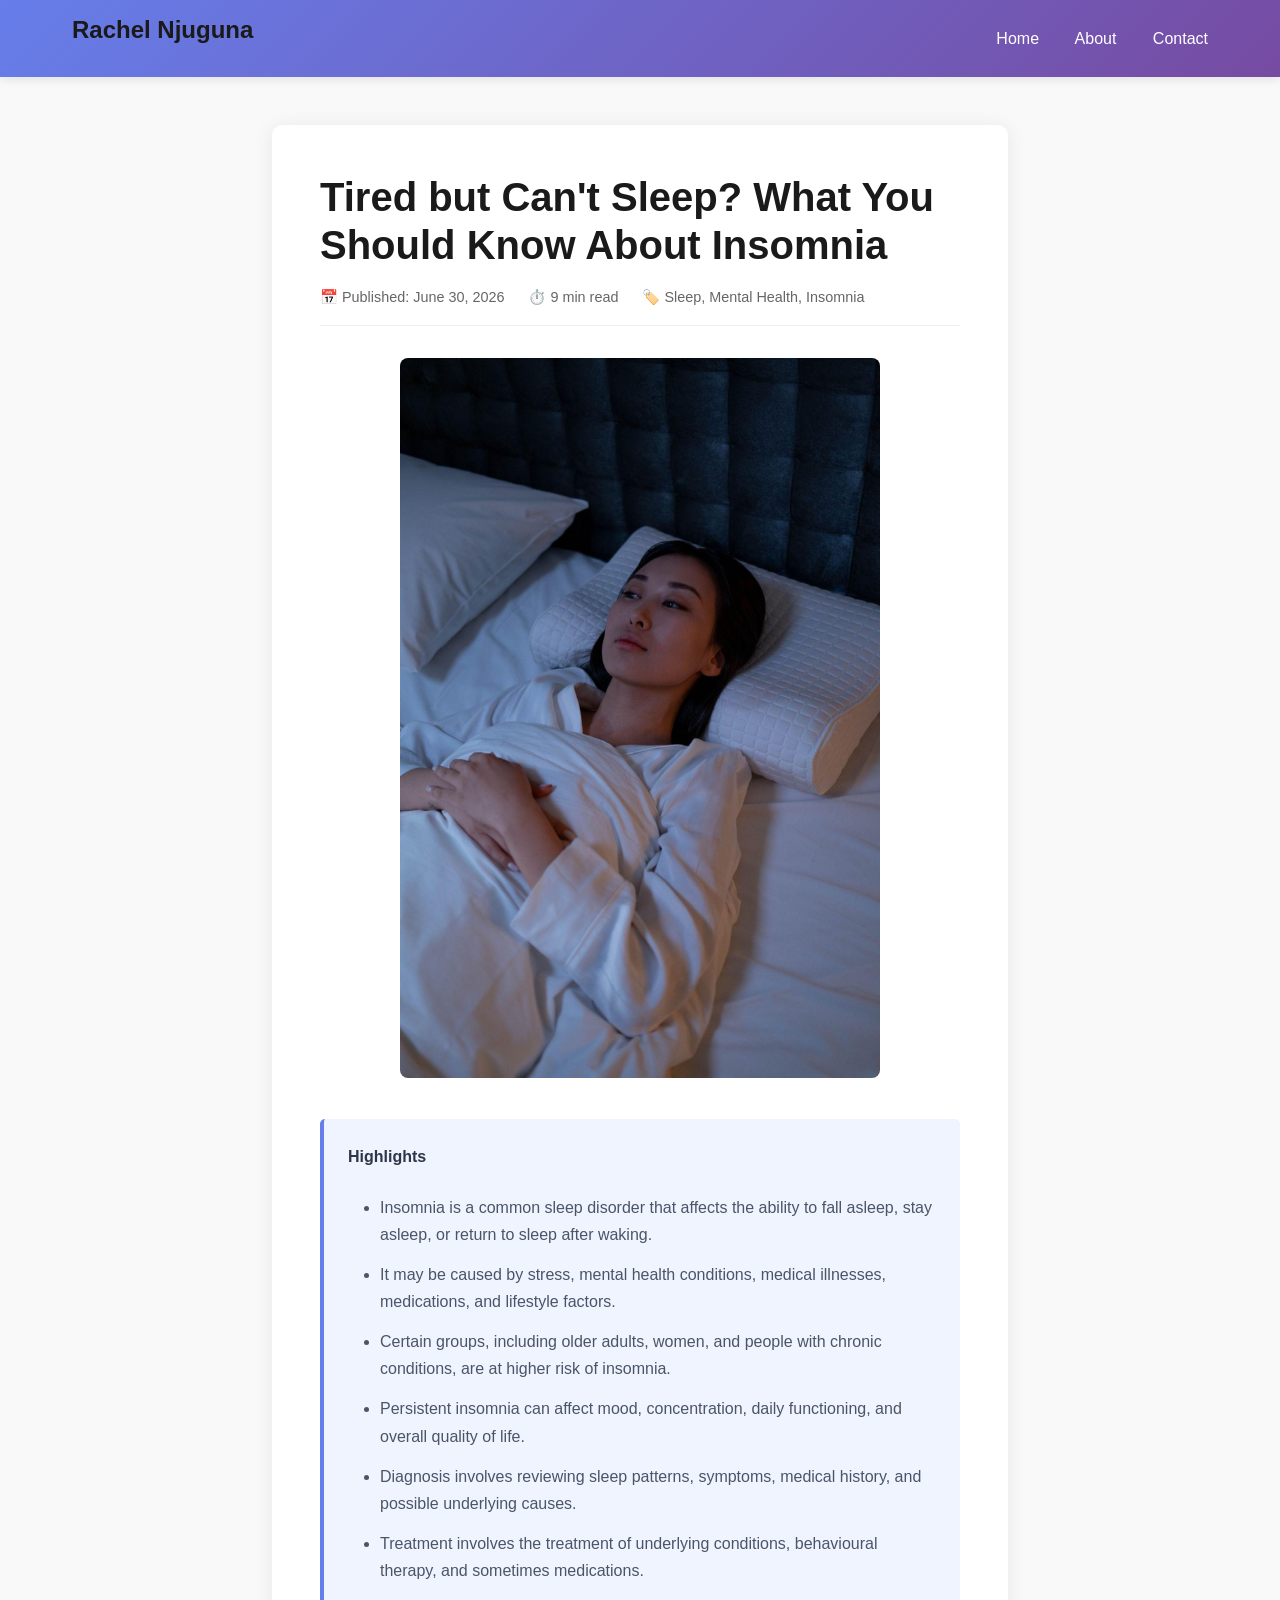
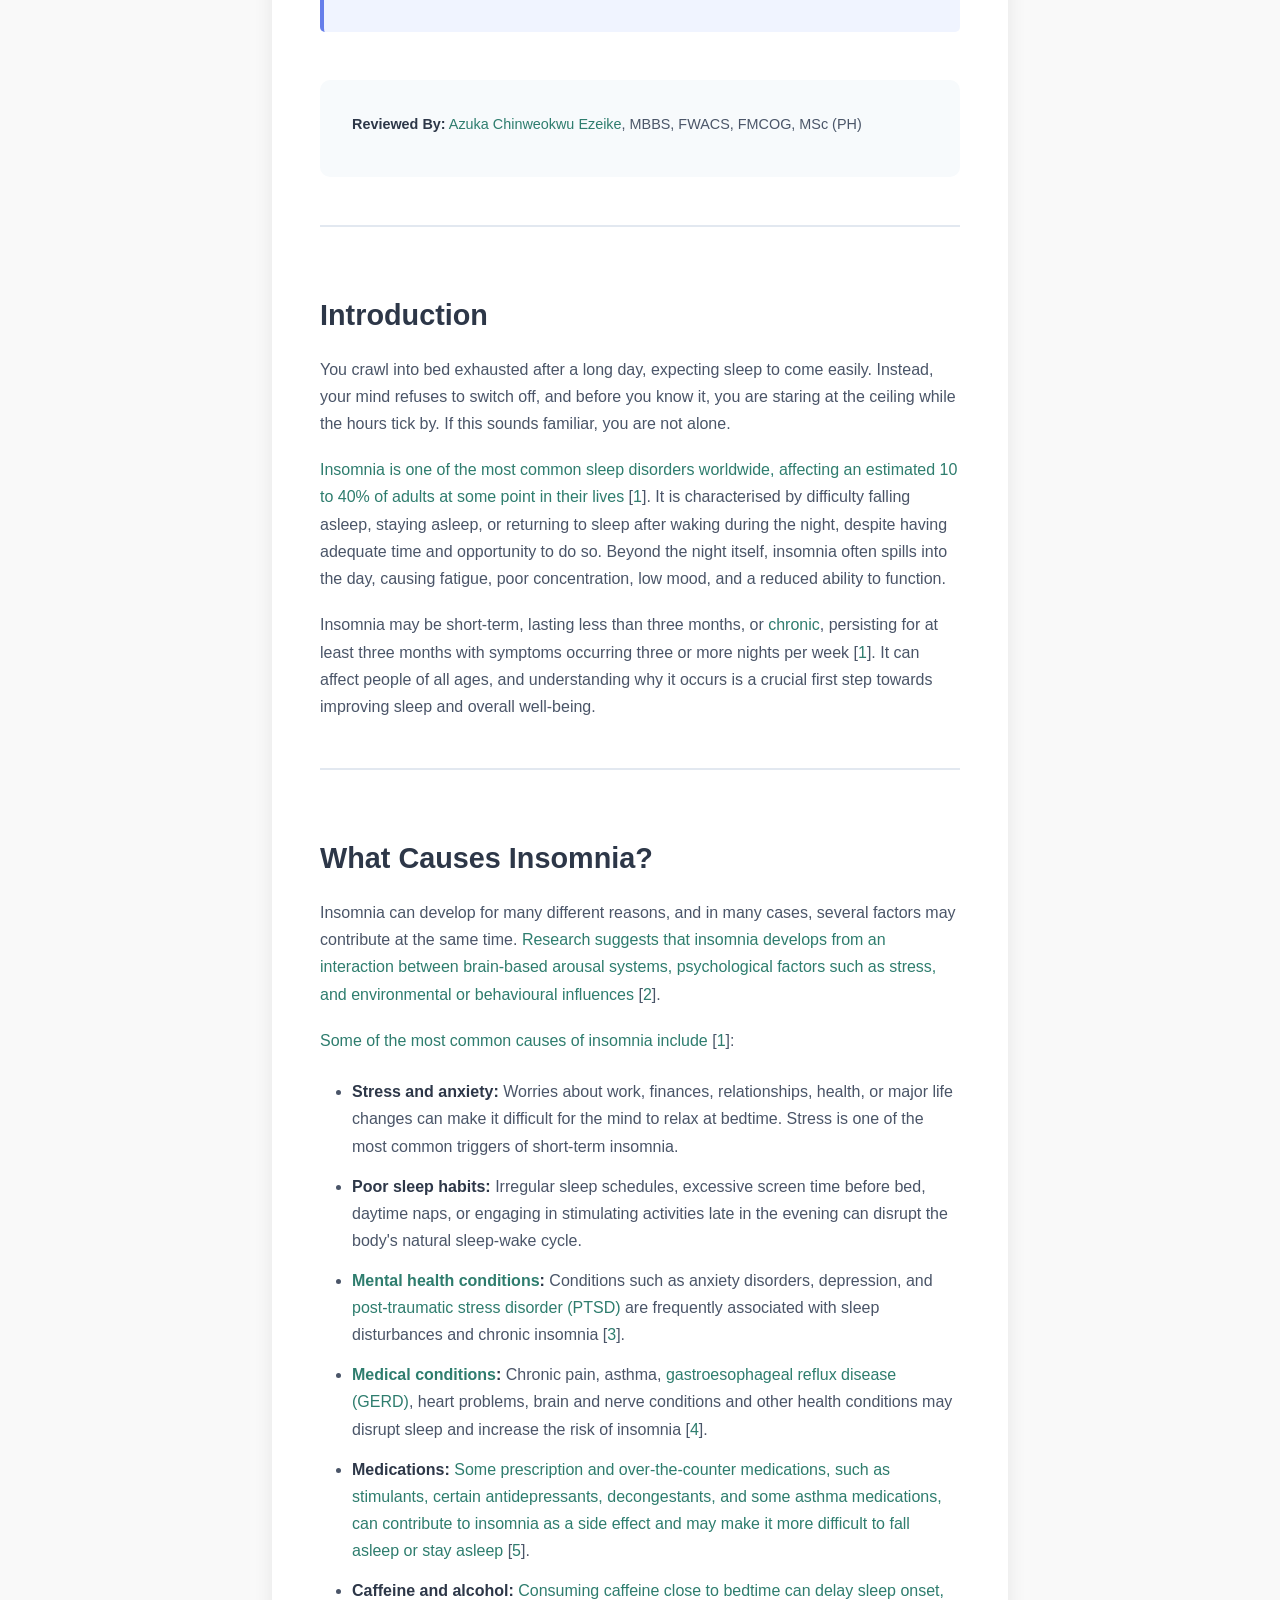
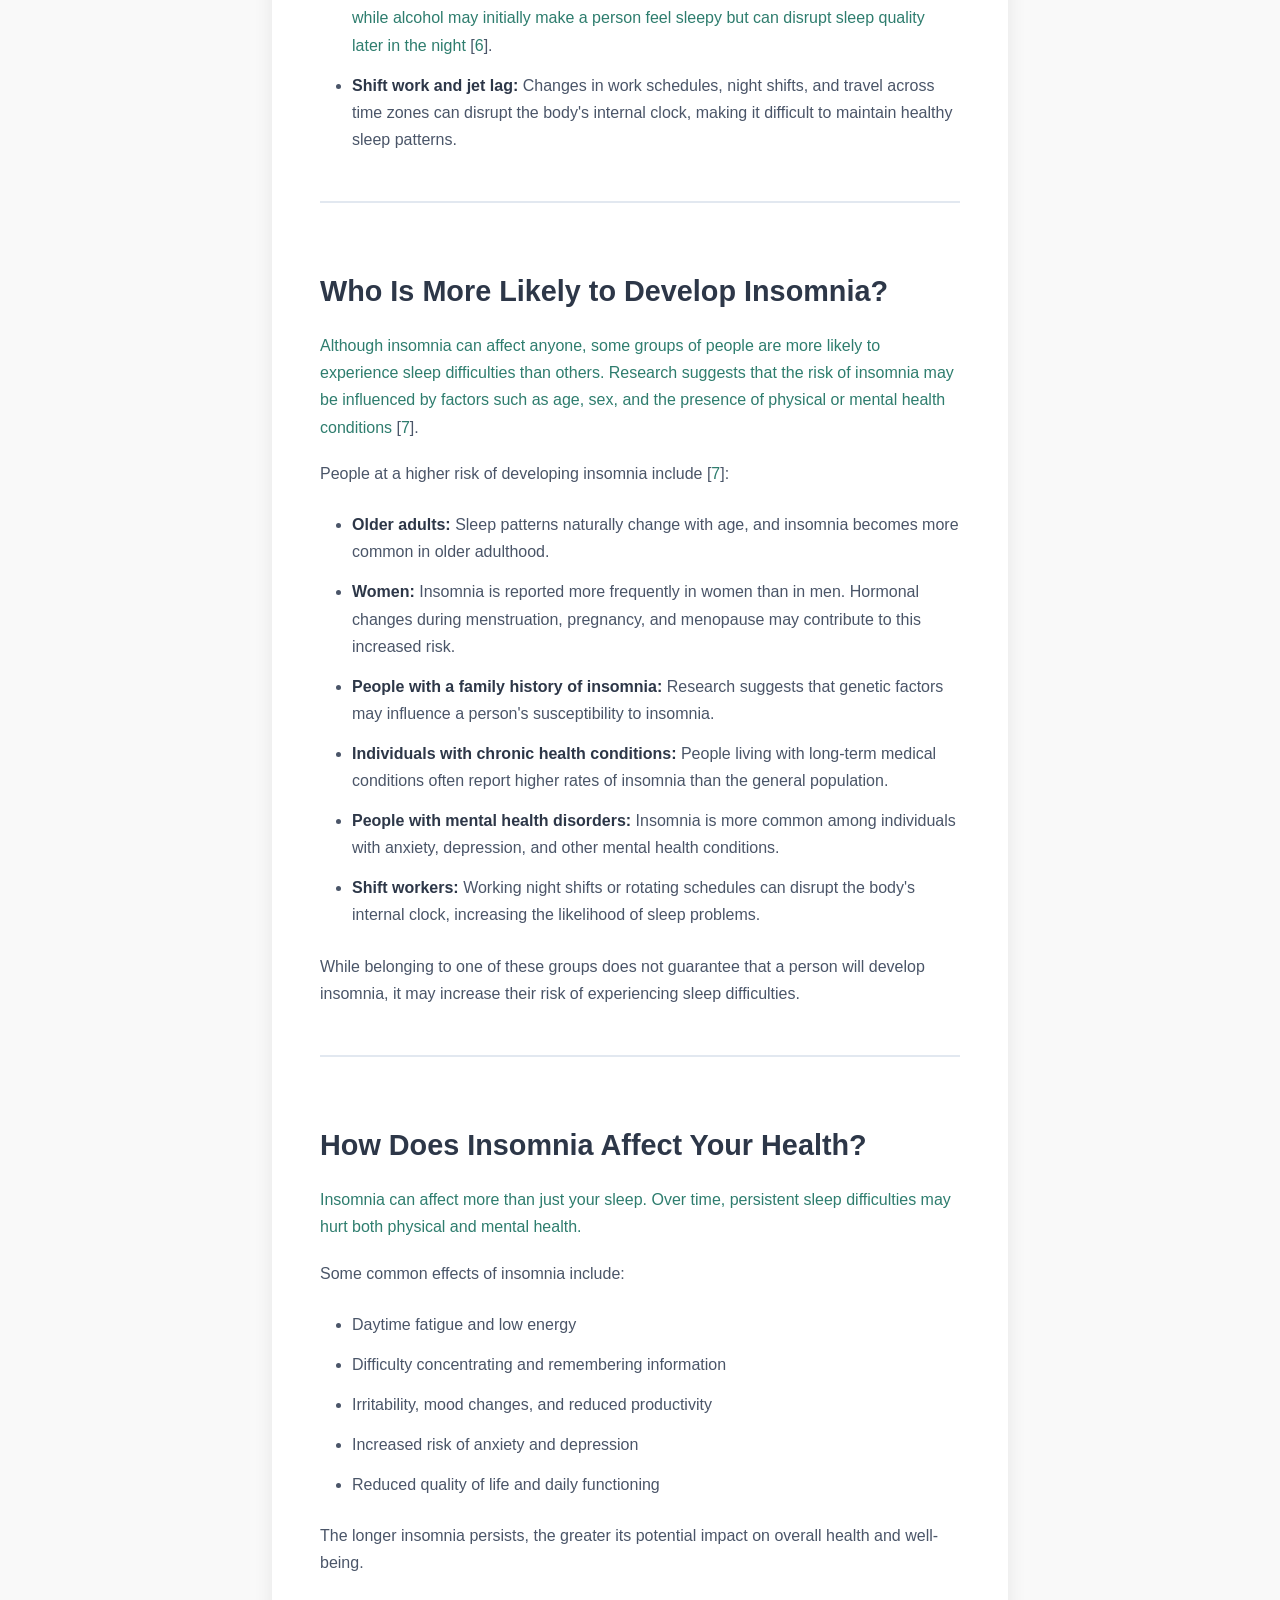
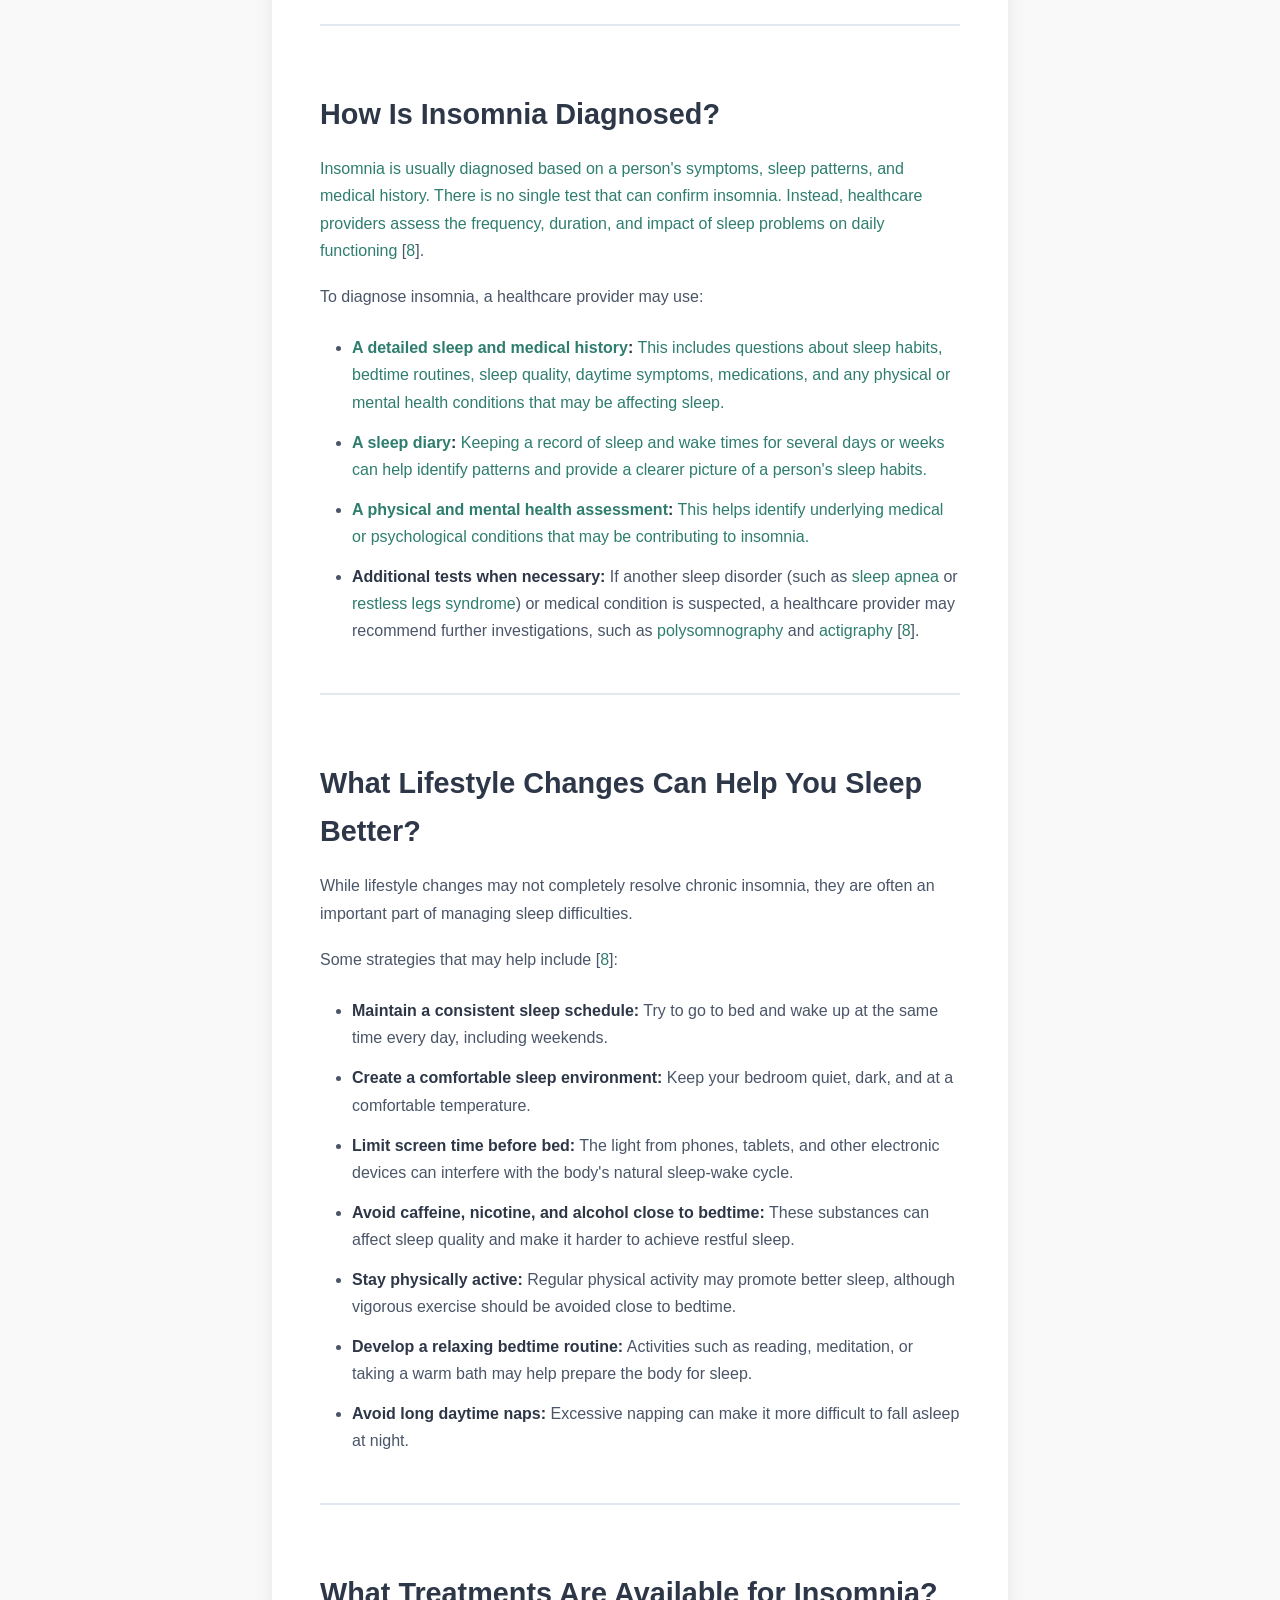
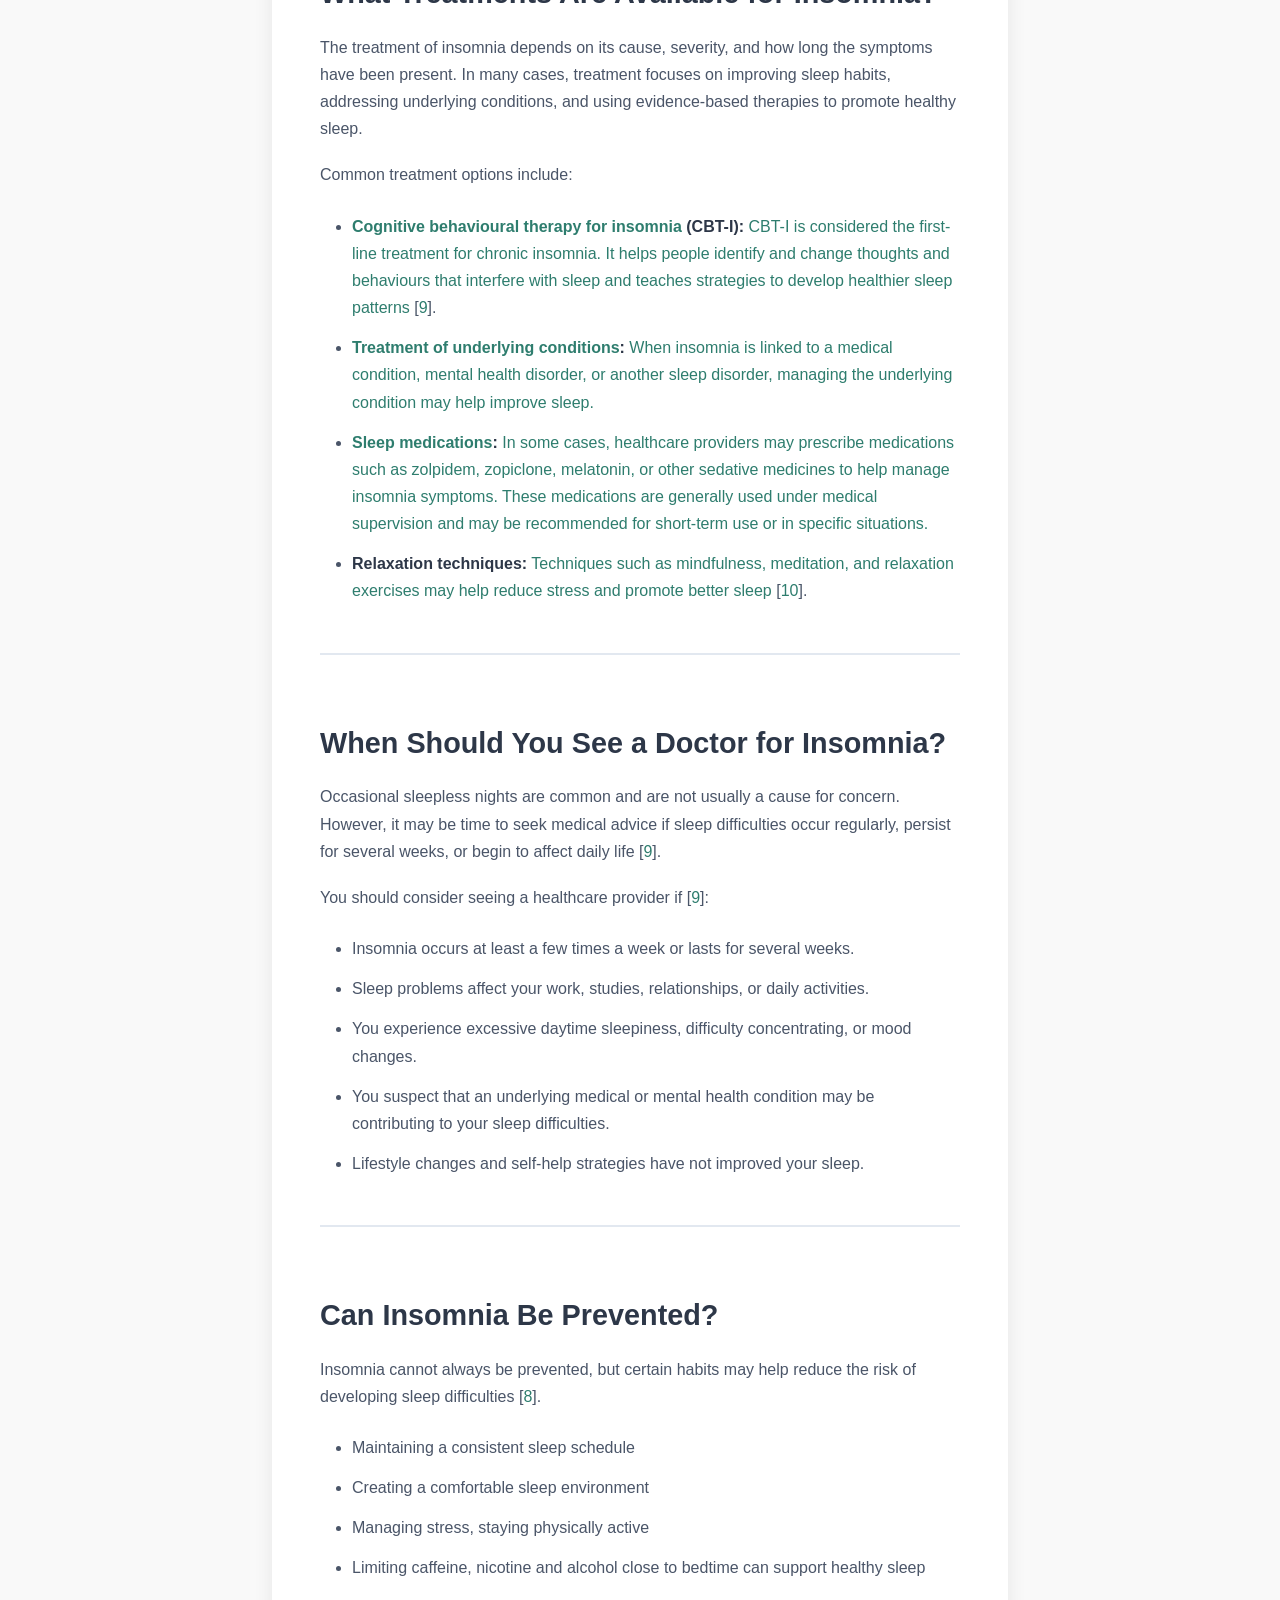
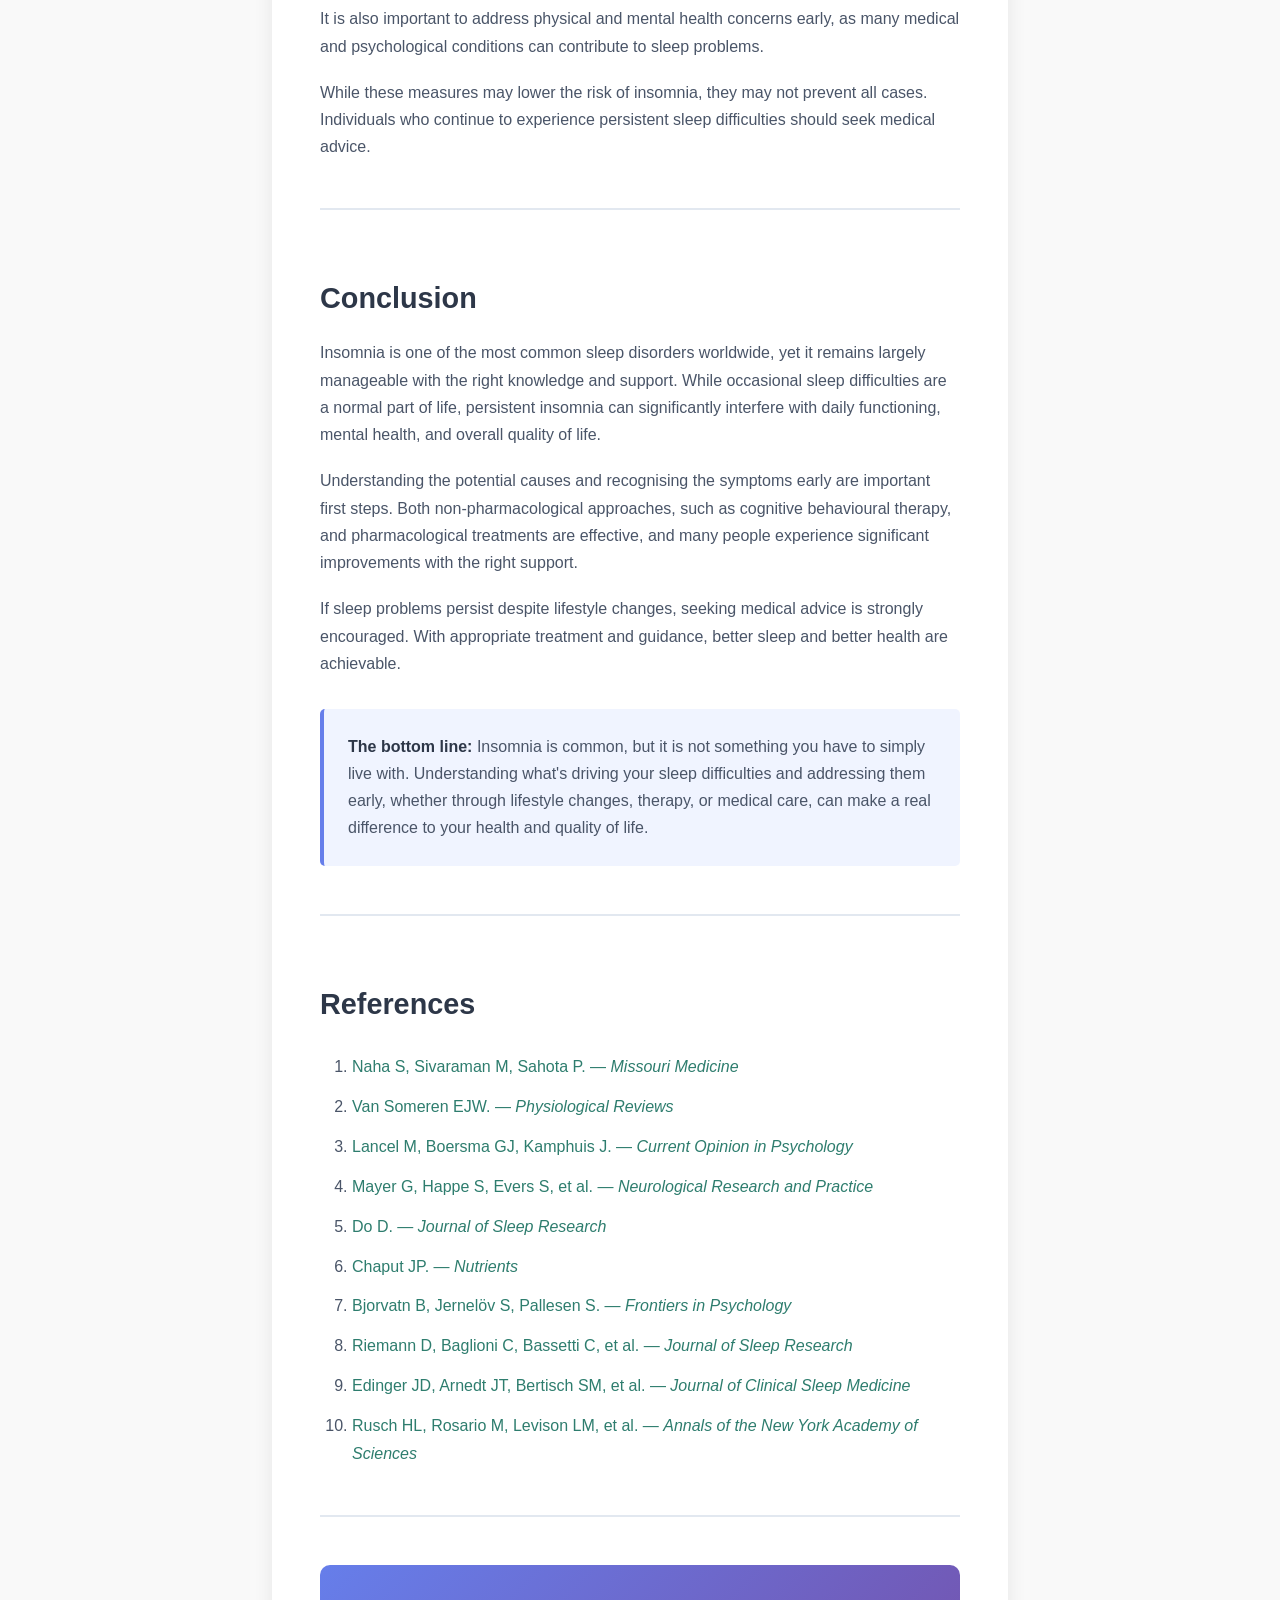
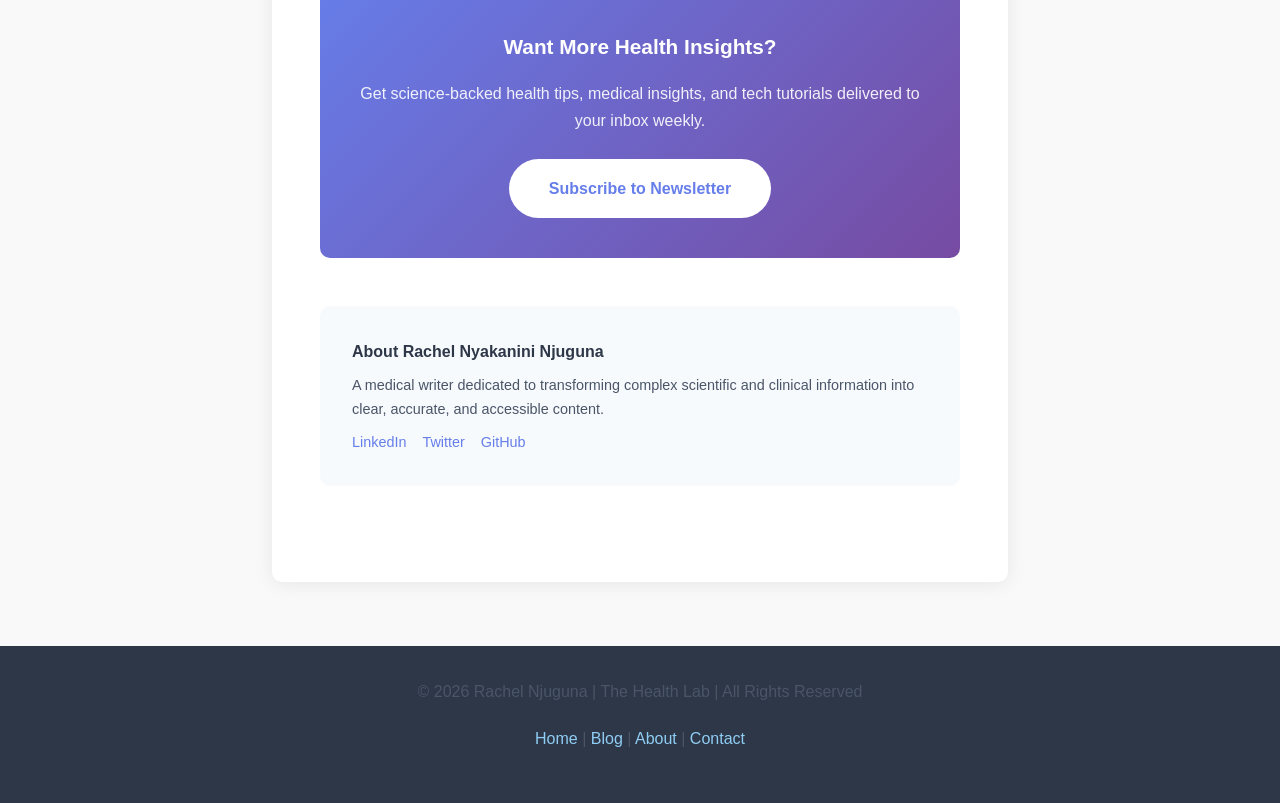
<file: blog11.html>
<!DOCTYPE html>
<html lang="en">
<head>
    <meta charset="UTF-8">
    <meta name="viewport" content="width=device-width, initial-scale=1.0">
    <meta name="description" content="Learn what insomnia is, what causes it, how it affects your health, and the treatment options available.">
    <meta name="keywords" content="Insomnia, sleep difficulties, sleep quality, chronic insomnia, sleep disorders, daytime fatigue, sleep habits, CBT-I, mental health, sleep health">
    <meta name="author" content="Rachel Nyakanini Njuguna">

    <meta property="og:title" content="Tired but Can't Sleep? What You Should Know About Insomnia">
    <meta property="og:description" content="Learn what insomnia is, what causes it, how it affects your health, and the treatment options available.">
    <meta property="og:type" content="article">
    <link rel="stylesheet" href="blog-style.css">

    <title>Tired but Can't Sleep? What You Should Know About Insomnia | Rachel Njuguna</title>

    <style>
        article a {
            color: #2e7d6e;
            text-decoration: none;
        }
        article a:hover {
            text-decoration: underline;
        }
    </style>
</head>
<body>
    <header>
        <nav>
            <h1>Rachel Njuguna</h1>
            <div>
                <section class="nav-links">
                    <a href="index.html#home">Home</a>
                    <a href="index.html#about">About</a>
                    <a href="index.html#contact">Contact</a>
                </section>
            </div>
        </nav>
    </header>

    <main>
        <article>
            <h1>Tired but Can't Sleep? What You Should Know About Insomnia</h1>

            <div class="article-meta">
                <span>📅  Published: June 30, 2026</span>
                <span>⏱️ 9 min read</span>
                <span>🏷️ Sleep, Mental Health, Insomnia</span>
            </div>

            <figure style="margin: 1.5rem 0; text-align: center;">
                <img src="card11.jpg"
                     style="max-width: 480px; width: 100%; height: auto; border-radius: 8px;">
                <figcaption style="font-size: 0.85rem; color: #666; margin-top: 0.5rem;">

                </figcaption>
            </figure>

            <div class="info-box">
                <strong>Highlights</strong>
                <ul>
                    <li>Insomnia is a common sleep disorder that affects the ability to fall asleep, stay asleep, or return to sleep after waking.</li>
                    <li>It may be caused by stress, mental health conditions, medical illnesses, medications, and lifestyle factors.</li>
                    <li>Certain groups, including older adults, women, and people with chronic conditions, are at higher risk of insomnia.</li>
                    <li>Persistent insomnia can affect mood, concentration, daily functioning, and overall quality of life.</li>
                    <li>Diagnosis involves reviewing sleep patterns, symptoms, medical history, and possible underlying causes.</li>
                    <li>Treatment involves the treatment of underlying conditions, behavioural therapy, and sometimes medications.</li>
                </ul>
            </div>

            <div class="author-box" style="margin-bottom: 2rem;">
                <div class="author-info">
                    <p><strong>Reviewed By:</strong> <a href="http://www.linkedin.com/in/dr-azuka-chinweokwu-ezeike" target="_blank" rel="noopener">Azuka Chinweokwu Ezeike</a>, MBBS, FWACS, FMCOG, MSc (PH)</p>
                </div>
            </div>

            <hr>

            <h2>Introduction</h2>

            <p>You crawl into bed exhausted after a long day, expecting sleep to come easily. Instead, your mind refuses to switch off, and before you know it, you are staring at the ceiling while the hours tick by. If this sounds familiar, you are not alone.</p>

            <p><a href="https://www.mayoclinic.org/diseases-conditions/insomnia/symptoms-causes/syc-20355167" target="_blank" rel="noopener">Insomnia</a> <a href="https://pmc.ncbi.nlm.nih.gov/articles/PMC10887463/" target="_blank" rel="noopener">is one of the most common sleep disorders worldwide, affecting an estimated 10 to 40% of adults at some point in their lives</a> [<a href="#ref1">1</a>]. It is characterised by difficulty falling asleep, staying asleep, or returning to sleep after waking during the night, despite having adequate time and opportunity to do so. Beyond the night itself, insomnia often spills into the day, causing fatigue, poor concentration, low mood, and a reduced ability to function.</p>

            <p>Insomnia may be short-term, lasting less than three months, or <a href="https://www.ncbi.nlm.nih.gov/books/NBK526136/" target="_blank" rel="noopener">chronic</a>, persisting for at least three months with symptoms occurring three or more nights per week [<a href="#ref1">1</a>]. It can affect people of all ages, and understanding why it occurs is a crucial first step towards improving sleep and overall well-being.</p>

            <hr>

            <h2>What Causes Insomnia?</h2>

            <p>Insomnia can develop for many different reasons, and in many cases, several factors may contribute at the same time. <a href="https://doi.org/10.1152/physrev.00046.2019" target="_blank" rel="noopener">Research suggests that insomnia develops from an interaction between brain-based arousal systems, psychological factors such as stress, and environmental or behavioural influences</a> [<a href="#ref2">2</a>].</p>

            <p><a href="https://pmc.ncbi.nlm.nih.gov/articles/PMC10887463/" target="_blank" rel="noopener">Some of the most common causes of insomnia include</a> [<a href="#ref1">1</a>]:</p>
            <ul>
                <li><strong>Stress and anxiety:</strong> Worries about work, finances, relationships, health, or major life changes can make it difficult for the mind to relax at bedtime. Stress is one of the most common triggers of short-term insomnia.</li>
                <li><strong>Poor sleep habits:</strong> Irregular sleep schedules, excessive screen time before bed, daytime naps, or engaging in stimulating activities late in the evening can disrupt the body's natural sleep-wake cycle.</li>
                <li><strong><a href="https://pubmed.ncbi.nlm.nih.gov/33691218/" target="_blank" rel="noopener">Mental health conditions</a>:</strong> Conditions such as anxiety disorders, depression, and <a href="https://www.dacemedcomms.com/d-ace-health-library/causes-symptoms-and-treatment-of-post-traumatic-stress-disorder" target="_blank" rel="noopener">post-traumatic stress disorder (PTSD)</a> are frequently associated with sleep disturbances and chronic insomnia [<a href="#ref3">3</a>].</li>
                <li><strong><a href="https://link.springer.com/article/10.1186/s42466-021-00106-3" target="_blank" rel="noopener">Medical conditions</a>:</strong> Chronic pain, asthma, <a href="https://www.mayoclinic.org/diseases-conditions/gerd/symptoms-causes/syc-20361940" target="_blank" rel="noopener">gastroesophageal reflux disease (GERD)</a>, heart problems, brain and nerve conditions and other health conditions may disrupt sleep and increase the risk of insomnia [<a href="#ref4">4</a>].</li>
                <li><strong>Medications:</strong> <a href="https://pubmed.ncbi.nlm.nih.gov/32410359/" target="_blank" rel="noopener">Some prescription and over-the-counter medications, such as stimulants, certain antidepressants, decongestants, and some asthma medications, can contribute to insomnia as a side effect and may make it more difficult to fall asleep or stay asleep</a> [<a href="#ref5">5</a>].</li>
                <li><strong>Caffeine and alcohol:</strong> <a href="https://www.mdpi.com/2072-6643/18/4/585" target="_blank" rel="noopener">Consuming caffeine close to bedtime can delay sleep onset, while alcohol may initially make a person feel sleepy but can disrupt sleep quality later in the night</a> [<a href="#ref6">6</a>].</li>
                <li><strong>Shift work and jet lag:</strong> Changes in work schedules, night shifts, and travel across time zones can disrupt the body's internal clock, making it difficult to maintain healthy sleep patterns.</li>
            </ul>

            <hr>

            <h2>Who Is More Likely to Develop Insomnia?</h2>

            <p><a href="https://www.frontiersin.org/journals/psychology/articles/10.3389/fpsyg.2021.639198/full" target="_blank" rel="noopener">Although insomnia can affect anyone, some groups of people are more likely to experience sleep difficulties than others. Research suggests that the risk of insomnia may be influenced by factors such as age, sex, and the presence of physical or mental health conditions</a> [<a href="#ref7">7</a>].</p>

            <p>People at a higher risk of developing insomnia include [<a href="#ref7">7</a>]:</p>
            <ul>
                <li><strong>Older adults:</strong> Sleep patterns naturally change with age, and insomnia becomes more common in older adulthood.</li>
                <li><strong>Women:</strong> Insomnia is reported more frequently in women than in men. Hormonal changes during menstruation, pregnancy, and menopause may contribute to this increased risk.</li>
                <li><strong>People with a family history of insomnia:</strong> Research suggests that genetic factors may influence a person's susceptibility to insomnia.</li>
                <li><strong>Individuals with chronic health conditions:</strong> People living with long-term medical conditions often report higher rates of insomnia than the general population.</li>
                <li><strong>People with mental health disorders:</strong> Insomnia is more common among individuals with anxiety, depression, and other mental health conditions.</li>
                <li><strong>Shift workers:</strong> Working night shifts or rotating schedules can disrupt the body's internal clock, increasing the likelihood of sleep problems.</li>
            </ul>

            <p>While belonging to one of these groups does not guarantee that a person will develop insomnia, it may increase their risk of experiencing sleep difficulties.</p>

            <hr>

            <h2>How Does Insomnia Affect Your Health?</h2>

            <p><a href="https://doi.org/10.1152/physrev.00046.2019" target="_blank" rel="noopener">Insomnia can affect more than just your sleep. Over time, persistent sleep difficulties may hurt both physical and mental health.</a></p>

            <p>Some common effects of insomnia include:</p>
            <ul>
                <li>Daytime fatigue and low energy</li>
                <li>Difficulty concentrating and remembering information</li>
                <li>Irritability, mood changes, and reduced productivity</li>
                <li>Increased risk of anxiety and depression</li>
                <li>Reduced quality of life and daily functioning</li>
            </ul>

            <p>The longer insomnia persists, the greater its potential impact on overall health and well-being.</p>

            <hr>

            <h2>How Is Insomnia Diagnosed?</h2>

            <p><a href="https://doi.org/10.1111/jsr.12594" target="_blank" rel="noopener">Insomnia is usually diagnosed based on a person's symptoms, sleep patterns, and medical history. There is no single test that can confirm insomnia. Instead, healthcare providers assess the frequency, duration, and impact of sleep problems on daily functioning</a> [<a href="#ref8">8</a>].</p>

            <p>To diagnose insomnia, a healthcare provider may use:</p>
            <ul>
                <li><strong><a href="https://doi.org/10.1111/jsr.12594" target="_blank" rel="noopener">A detailed sleep and medical history</a>:</strong> <a href="https://doi.org/10.1111/jsr.12594" target="_blank" rel="noopener">This includes questions about sleep habits, bedtime routines, sleep quality, daytime symptoms, medications, and any physical or mental health conditions that may be affecting sleep.</a></li>
                <li><strong><a href="https://doi.org/10.1111/jsr.12594" target="_blank" rel="noopener">A sleep diary</a>:</strong> <a href="https://doi.org/10.1111/jsr.12594" target="_blank" rel="noopener">Keeping a record of sleep and wake times for several days or weeks can help identify patterns and provide a clearer picture of a person's sleep habits.</a></li>
                <li><strong><a href="https://doi.org/10.1111/jsr.12594" target="_blank" rel="noopener">A physical and mental health assessment</a>:</strong> <a href="https://doi.org/10.1111/jsr.12594" target="_blank" rel="noopener">This helps identify underlying medical or psychological conditions that may be contributing to insomnia.</a></li>
                <li><strong>Additional tests when necessary:</strong> If another sleep disorder (such as <a href="https://www.mayoclinic.org/diseases-conditions/sleep-apnea/symptoms-causes/syc-20377631" target="_blank" rel="noopener">sleep apnea</a> or <a href="https://www.mayoclinic.org/diseases-conditions/restless-legs-syndrome/symptoms-causes/syc-20377168" target="_blank" rel="noopener">restless legs syndrome</a>) or medical condition is suspected, a healthcare provider may recommend further investigations, such as <a href="https://www.mayoclinic.org/tests-procedures/polysomnography/about/pac-20394877" target="_blank" rel="noopener">polysomnography</a> and <a href="https://my.clevelandclinic.org/health/drugs/25196-actigraphy" target="_blank" rel="noopener">actigraphy</a> [<a href="#ref8">8</a>].</li>
            </ul>

            <hr>

            <h2>What Lifestyle Changes Can Help You Sleep Better?</h2>

            <p>While lifestyle changes may not completely resolve chronic insomnia, they are often an important part of managing sleep difficulties.</p>

            <p>Some strategies that may help include [<a href="#ref8">8</a>]:</p>
            <ul>
                <li><strong>Maintain a consistent sleep schedule:</strong> Try to go to bed and wake up at the same time every day, including weekends.</li>
                <li><strong>Create a comfortable sleep environment:</strong> Keep your bedroom quiet, dark, and at a comfortable temperature.</li>
                <li><strong>Limit screen time before bed:</strong> The light from phones, tablets, and other electronic devices can interfere with the body's natural sleep-wake cycle.</li>
                <li><strong>Avoid caffeine, nicotine, and alcohol close to bedtime:</strong> These substances can affect sleep quality and make it harder to achieve restful sleep.</li>
                <li><strong>Stay physically active:</strong> Regular physical activity may promote better sleep, although vigorous exercise should be avoided close to bedtime.</li>
                <li><strong>Develop a relaxing bedtime routine:</strong> Activities such as reading, meditation, or taking a warm bath may help prepare the body for sleep.</li>
                <li><strong>Avoid long daytime naps:</strong> Excessive napping can make it more difficult to fall asleep at night.</li>
            </ul>

            <hr>

            <h2>What Treatments Are Available for Insomnia?</h2>

            <p>The treatment of insomnia depends on its cause, severity, and how long the symptoms have been present. In many cases, treatment focuses on improving sleep habits, addressing underlying conditions, and using evidence-based therapies to promote healthy sleep.</p>

            <p>Common treatment options include:</p>
            <ul>
                <li><strong><a href="https://stanfordhealthcare.org/medical-treatments/c/cognitive-behavioral-therapy-insomnia/procedures.html" target="_blank" rel="noopener">Cognitive behavioural therapy for insomnia</a> (CBT-I):</strong> <a href="https://pubmed.ncbi.nlm.nih.gov/33164742/" target="_blank" rel="noopener">CBT-I is considered the first-line treatment for chronic insomnia. It helps people identify and change thoughts and behaviours that interfere with sleep and teaches strategies to develop healthier sleep patterns</a> [<a href="#ref9">9</a>].</li>
                <li><strong><a href="https://pmc.ncbi.nlm.nih.gov/articles/PMC8116439/" target="_blank" rel="noopener">Treatment of underlying conditions</a>:</strong> <a href="https://pmc.ncbi.nlm.nih.gov/articles/PMC8116439/" target="_blank" rel="noopener">When insomnia is linked to a medical condition, mental health disorder, or another sleep disorder, managing the underlying condition may help improve sleep.</a></li>
                <li><strong><a href="https://pmc.ncbi.nlm.nih.gov/articles/PMC8116439/" target="_blank" rel="noopener">Sleep medications</a>:</strong> <a href="https://pmc.ncbi.nlm.nih.gov/articles/PMC8116439/" target="_blank" rel="noopener">In some cases, healthcare providers may prescribe medications such as zolpidem, zopiclone, melatonin, or other sedative medicines to help manage insomnia symptoms. These medications are generally used under medical supervision and may be recommended for short-term use or in specific situations.</a></li>
                <li><strong>Relaxation techniques:</strong> <a href="https://nyaspubs.onlinelibrary.wiley.com/doi/10.1111/nyas.13996" target="_blank" rel="noopener">Techniques such as mindfulness, meditation, and relaxation exercises may help reduce stress and promote better sleep</a> [<a href="#ref10">10</a>].</li>
            </ul>

            <hr>

            <h2>When Should You See a Doctor for Insomnia?</h2>

            <p>Occasional sleepless nights are common and are not usually a cause for concern. However, it may be time to seek medical advice if sleep difficulties occur regularly, persist for several weeks, or begin to affect daily life [<a href="#ref9">9</a>].</p>

            <p>You should consider seeing a healthcare provider if [<a href="#ref9">9</a>]:</p>
            <ul>
                <li>Insomnia occurs at least a few times a week or lasts for several weeks.</li>
                <li>Sleep problems affect your work, studies, relationships, or daily activities.</li>
                <li>You experience excessive daytime sleepiness, difficulty concentrating, or mood changes.</li>
                <li>You suspect that an underlying medical or mental health condition may be contributing to your sleep difficulties.</li>
                <li>Lifestyle changes and self-help strategies have not improved your sleep.</li>
            </ul>

            <hr>

            <h2>Can Insomnia Be Prevented?</h2>

            <p>Insomnia cannot always be prevented, but certain habits may help reduce the risk of developing sleep difficulties [<a href="#ref8">8</a>].</p>
            <ul>
                <li>Maintaining a consistent sleep schedule</li>
                <li>Creating a comfortable sleep environment</li>
                <li>Managing stress, staying physically active</li>
                <li>Limiting caffeine, nicotine and alcohol close to bedtime can support healthy sleep</li>
            </ul>

            <p>It is also important to address physical and mental health concerns early, as many medical and psychological conditions can contribute to sleep problems.</p>

            <p>While these measures may lower the risk of insomnia, they may not prevent all cases. Individuals who continue to experience persistent sleep difficulties should seek medical advice.</p>

            <hr>

            <h2>Conclusion</h2>

            <p>Insomnia is one of the most common sleep disorders worldwide, yet it remains largely manageable with the right knowledge and support. While occasional sleep difficulties are a normal part of life, persistent insomnia can significantly interfere with daily functioning, mental health, and overall quality of life.</p>

            <p>Understanding the potential causes and recognising the symptoms early are important first steps. Both non-pharmacological approaches, such as cognitive behavioural therapy, and pharmacological treatments are effective, and many people experience significant improvements with the right support.</p>

            <p>If sleep problems persist despite lifestyle changes, seeking medical advice is strongly encouraged. With appropriate treatment and guidance, better sleep and better health are achievable.</p>

            <div class="info-box">
                <p><strong>The bottom line:</strong> Insomnia is common, but it is not something you have to simply live with. Understanding what's driving your sleep difficulties and addressing them early, whether through lifestyle changes, therapy, or medical care, can make a real difference to your health and quality of life.</p>
            </div>

            <hr>

            <h2>References</h2>
            <ol>
                <li id="ref1"><a href="https://pmc.ncbi.nlm.nih.gov/articles/PMC10887463/" target="_blank" rel="noopener">Naha S, Sivaraman M, Sahota P. — <em>Missouri Medicine</em></a></li>
                <li id="ref2"><a href="https://doi.org/10.1152/physrev.00046.2019" target="_blank" rel="noopener">Van Someren EJW. — <em>Physiological Reviews</em></a></li>
                <li id="ref3"><a href="https://doi.org/10.1016/j.copsyc.2021.02.001" target="_blank" rel="noopener">Lancel M, Boersma GJ, Kamphuis J. — <em>Current Opinion in Psychology</em></a></li>
                <li id="ref4"><a href="https://doi.org/10.1186/s42466-021-00106-3" target="_blank" rel="noopener">Mayer G, Happe S, Evers S, et al. — <em>Neurological Research and Practice</em></a></li>
                <li id="ref5"><a href="https://doi.org/10.1111/jsr.13075" target="_blank" rel="noopener">Do D. — <em>Journal of Sleep Research</em></a></li>
                <li id="ref6"><a href="https://doi.org/10.3390/nu18040585" target="_blank" rel="noopener">Chaput JP. — <em>Nutrients</em></a></li>
                <li id="ref7"><a href="https://doi.org/10.3389/fpsyg.2021.639198" target="_blank" rel="noopener">Bjorvatn B, Jernelöv S, Pallesen S. — <em>Frontiers in Psychology</em></a></li>
                <li id="ref8"><a href="https://doi.org/10.1111/jsr.12594" target="_blank" rel="noopener">Riemann D, Baglioni C, Bassetti C, et al. — <em>Journal of Sleep Research</em></a></li>
                <li id="ref9"><a href="https://doi.org/10.5664/jcsm.8986" target="_blank" rel="noopener">Edinger JD, Arnedt JT, Bertisch SM, et al. — <em>Journal of Clinical Sleep Medicine</em></a></li>
                <li id="ref10"><a href="https://doi.org/10.1111/nyas.13996" target="_blank" rel="noopener">Rusch HL, Rosario M, Levison LM, et al. — <em>Annals of the New York Academy of Sciences</em></a></li>
            </ol>

            <hr>

            <div class="cta-section">
                <h3>Want More Health Insights?</h3>
                <p>Get science-backed health tips, medical insights, and tech tutorials delivered to your inbox weekly.</p>
                <a href="#newsletter" class="cta-button">Subscribe to Newsletter</a>
            </div>

            <div class="author-box">
                <div class="author-info">
                    <h4>About Rachel Nyakanini Njuguna</h4>
                    <p>A medical writer dedicated to transforming complex scientific and clinical information into clear, accurate, and accessible content.</p>
                    <div class="social-links">
                        <a href="https://ke.linkedin.com/in/rachel-njuguna-37b04b23b" target="_blank" rel="noopener">LinkedIn</a>
                        <a href="#">Twitter</a>
                        <a href="#">GitHub</a>
                    </div>
                </div>
            </div>

        </article>
    </main>

    <footer>
        <p>&#169; 2026 Rachel Njuguna | The Health Lab | All Rights Reserved</p>
        <p><a href="/">Home</a> | <a href="/blog">Blog</a> | <a href="/about">About</a> | <a href="/contact">Contact</a></p>
    </footer>
</body>
</html>
</file>
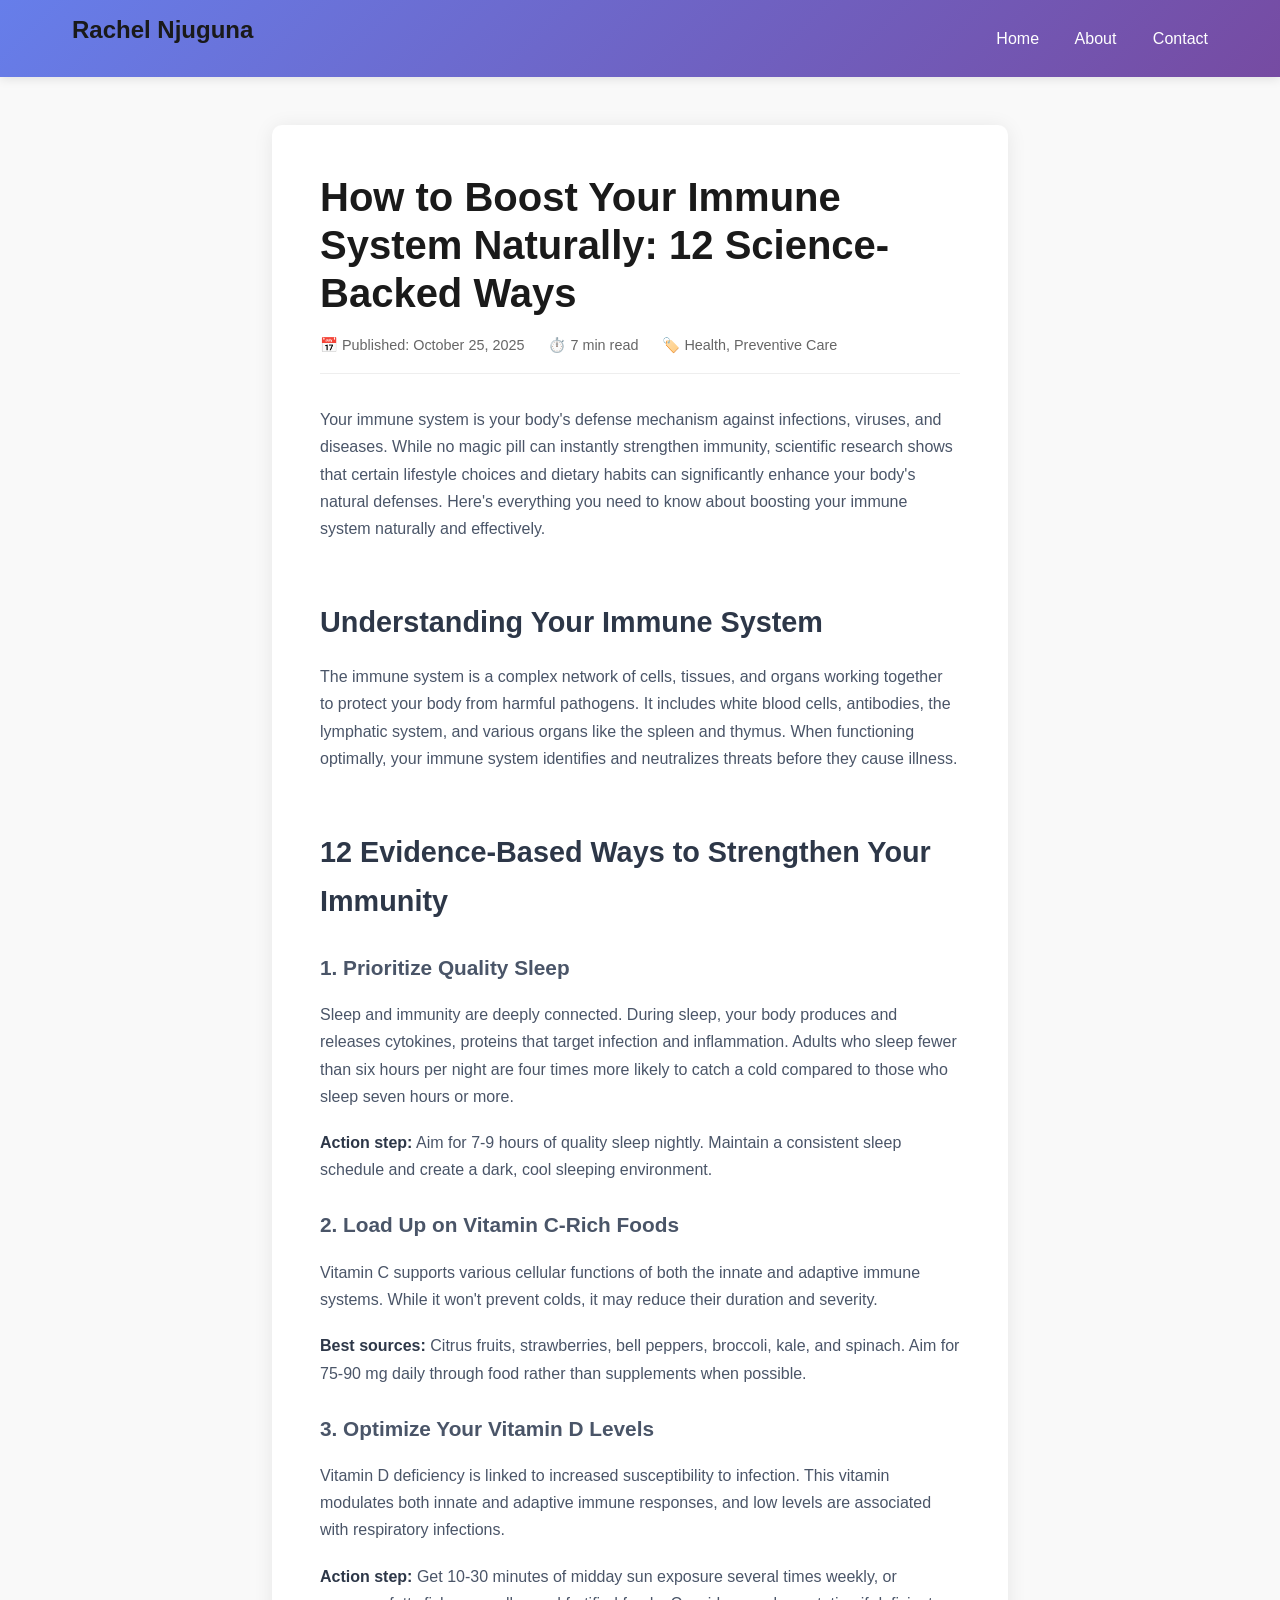
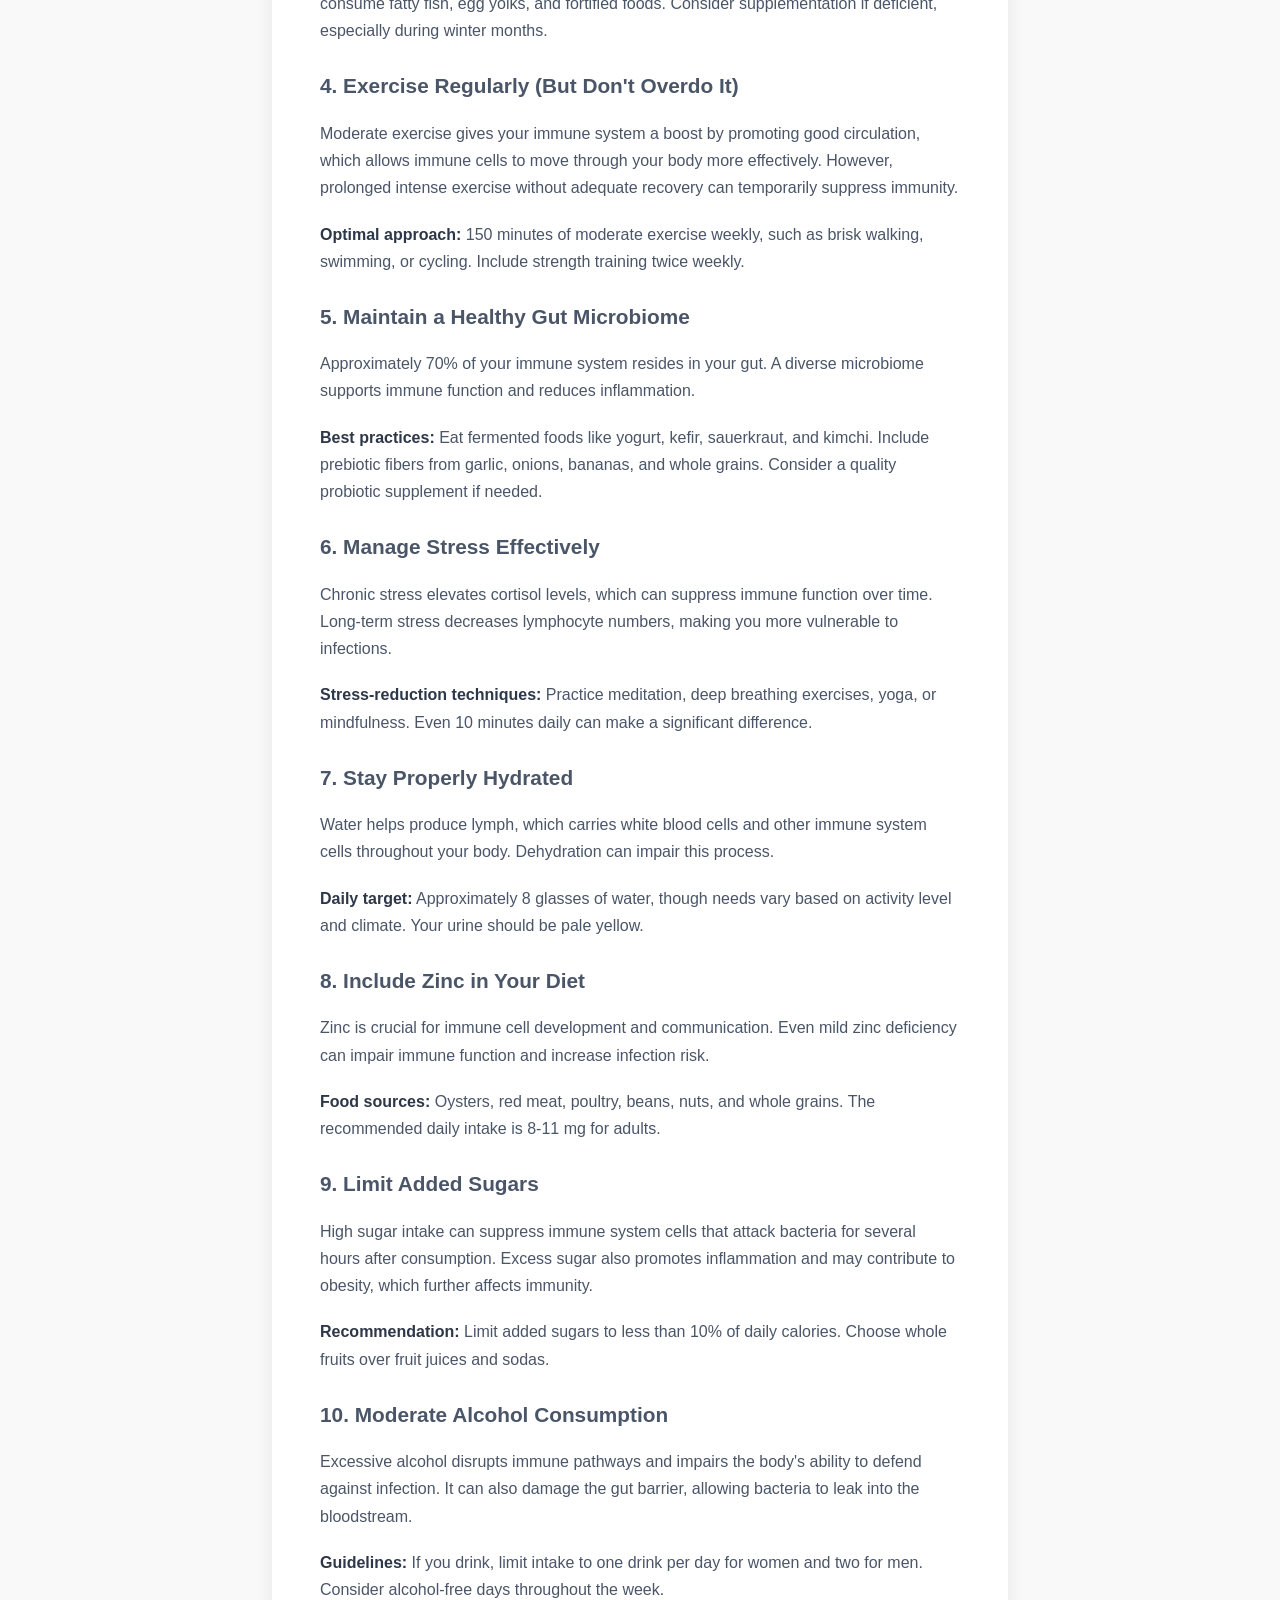
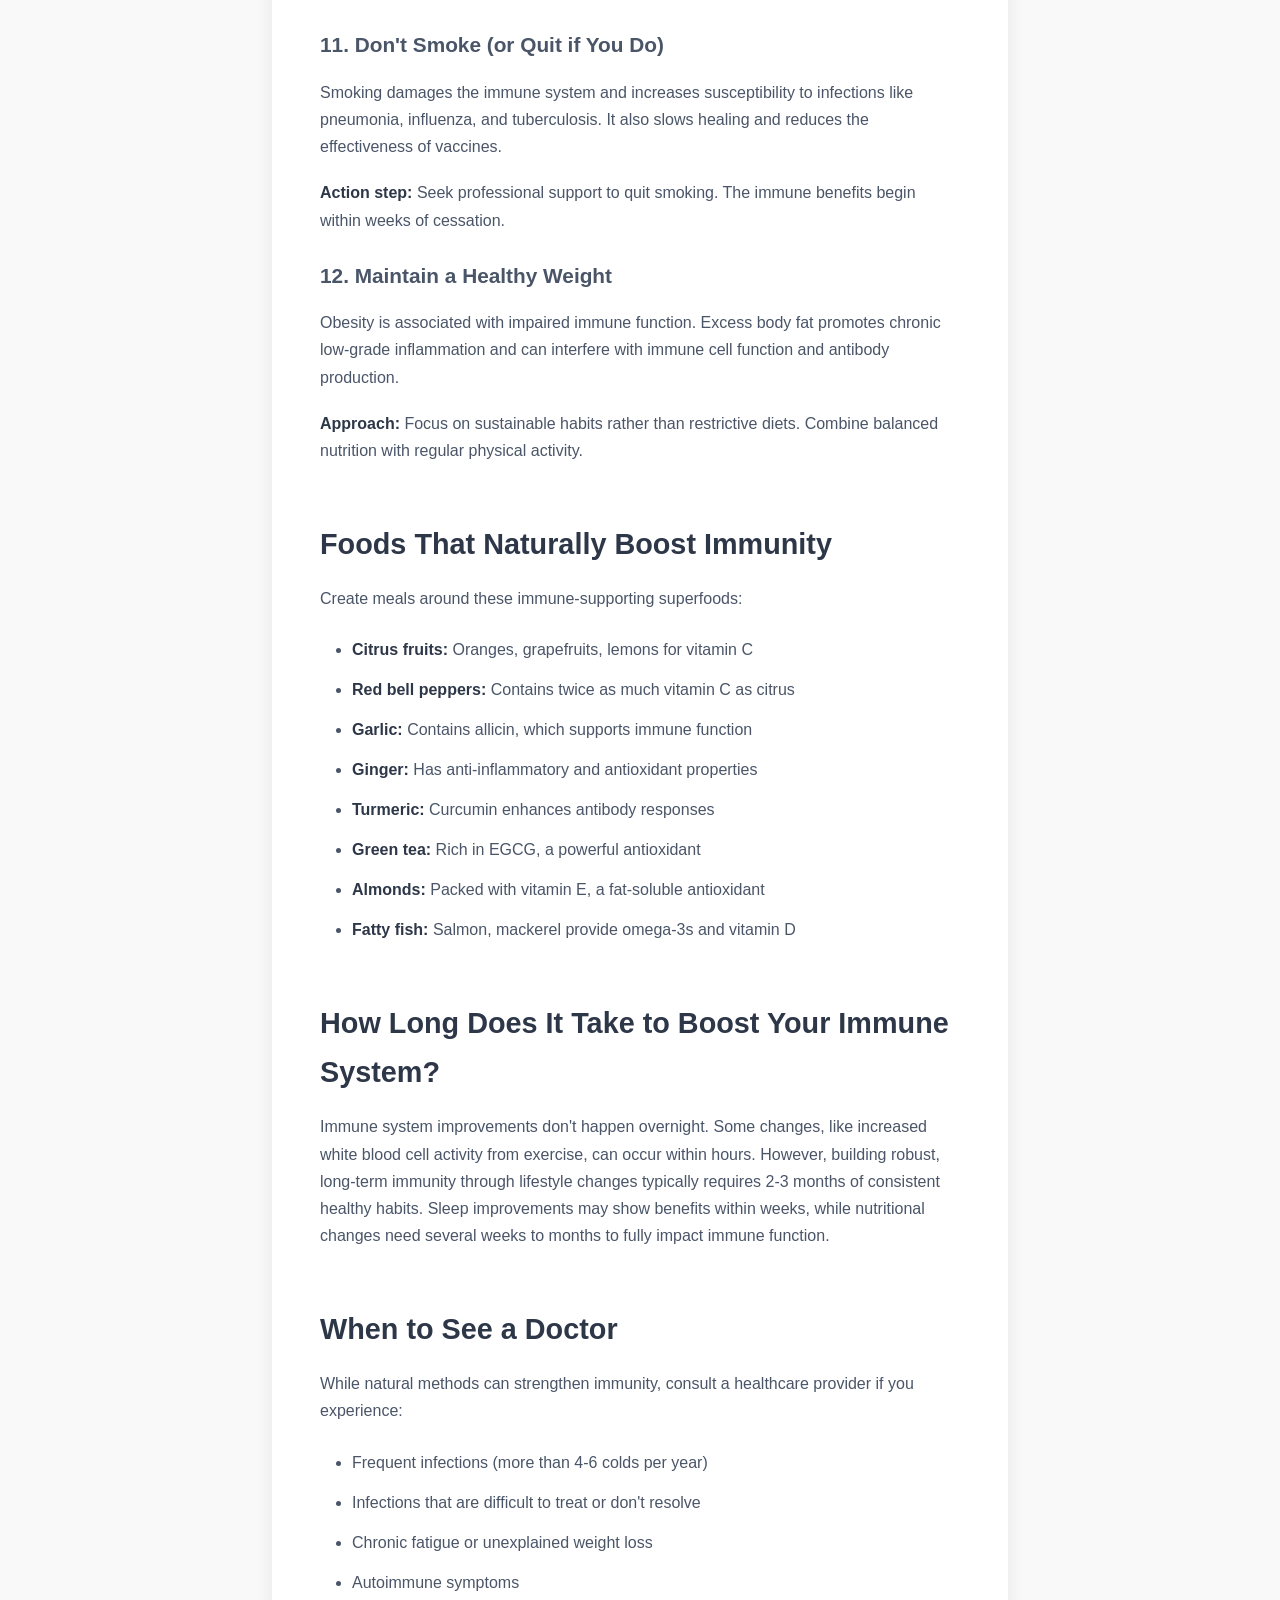
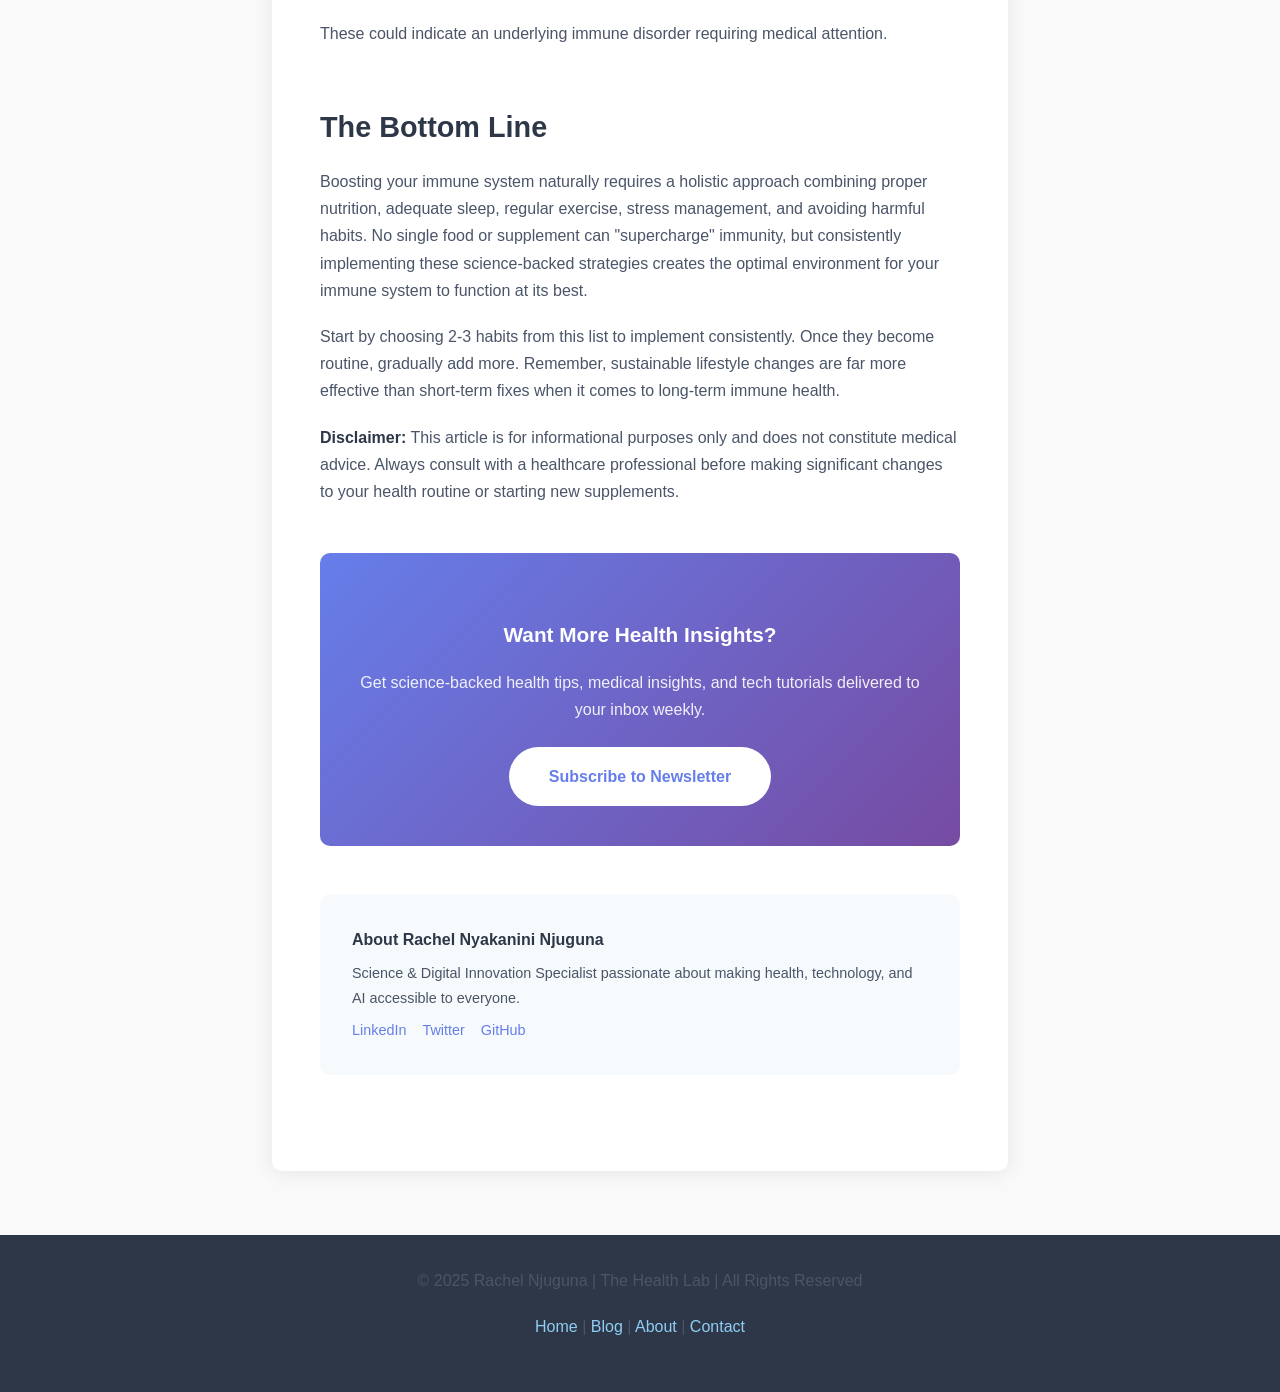
<file: blog2.html>
<!DOCTYPE html>
<html lang="en">
<head>
    <meta charset="UTF-8">
    <meta name="viewport" content="width=device-width, initial-scale=1.0">
    <meta name="description" content="Discover 12 science-backed ways to boost your immune system naturally. Learn which foods, vitamins, and lifestyle habits strengthen immunity effectively.">
    <meta name="keywords" content="boost immune system, immune system naturally, strengthen immunity, immune boosting foods, vitamin C, vitamin D, gut health">
    <title>How to Boost Your Immune System Naturally: 12 Science-Backed Ways</title>
    <link rel="stylesheet" href="blog-style.css">
    
</head>
</head>
<body>
    <header>
        <nav>
            <h1>Rachel Njuguna</h1>
            <div>
                 <section class="nav-links">
  <a href="index.html#home">Home</a>
  <a href="index.html#about">About</a>
 
  <a href="index.html#contact">Contact</a>
 
</section>
            </div>
        </nav>
    </header>
    <main>
        <article>
            <h1>How to Boost Your Immune System Naturally: 12 Science-Backed Ways</h1>
            
            <div class="article-meta">
                <span>📅 Published: October 25, 2025</span>
                <span>⏱️ 7 min read</span>
                <span>🏷️ Health, Preventive Care</span>
            </div>
<body>
    <div class="container">
        
          
        
        <p class="intro">Your immune system is your body's defense mechanism against infections, viruses, and diseases. While no magic pill can instantly strengthen immunity, scientific research shows that certain lifestyle choices and dietary habits can significantly enhance your body's natural defenses. Here's everything you need to know about boosting your immune system naturally and effectively.</p>

        <h2>Understanding Your Immune System</h2>
        <p>The immune system is a complex network of cells, tissues, and organs working together to protect your body from harmful pathogens. It includes white blood cells, antibodies, the lymphatic system, and various organs like the spleen and thymus. When functioning optimally, your immune system identifies and neutralizes threats before they cause illness.</p>

        <h2>12 Evidence-Based Ways to Strengthen Your Immunity</h2>

        <h3>1. Prioritize Quality Sleep</h3>
        <p>Sleep and immunity are deeply connected. During sleep, your body produces and releases cytokines, proteins that target infection and inflammation. Adults who sleep fewer than six hours per night are four times more likely to catch a cold compared to those who sleep seven hours or more.</p>
        <p><strong>Action step:</strong> Aim for 7-9 hours of quality sleep nightly. Maintain a consistent sleep schedule and create a dark, cool sleeping environment.</p>

        <h3>2. Load Up on Vitamin C-Rich Foods</h3>
        <p>Vitamin C supports various cellular functions of both the innate and adaptive immune systems. While it won't prevent colds, it may reduce their duration and severity.</p>
        <p><strong>Best sources:</strong> Citrus fruits, strawberries, bell peppers, broccoli, kale, and spinach. Aim for 75-90 mg daily through food rather than supplements when possible.</p>

        <h3>3. Optimize Your Vitamin D Levels</h3>
        <p>Vitamin D deficiency is linked to increased susceptibility to infection. This vitamin modulates both innate and adaptive immune responses, and low levels are associated with respiratory infections.</p>
        <p><strong>Action step:</strong> Get 10-30 minutes of midday sun exposure several times weekly, or consume fatty fish, egg yolks, and fortified foods. Consider supplementation if deficient, especially during winter months.</p>

        <h3>4. Exercise Regularly (But Don't Overdo It)</h3>
        <p>Moderate exercise gives your immune system a boost by promoting good circulation, which allows immune cells to move through your body more effectively. However, prolonged intense exercise without adequate recovery can temporarily suppress immunity.</p>
        <p><strong>Optimal approach:</strong> 150 minutes of moderate exercise weekly, such as brisk walking, swimming, or cycling. Include strength training twice weekly.</p>

        <h3>5. Maintain a Healthy Gut Microbiome</h3>
        <p>Approximately 70% of your immune system resides in your gut. A diverse microbiome supports immune function and reduces inflammation.</p>
        <p><strong>Best practices:</strong> Eat fermented foods like yogurt, kefir, sauerkraut, and kimchi. Include prebiotic fibers from garlic, onions, bananas, and whole grains. Consider a quality probiotic supplement if needed.</p>

        <h3>6. Manage Stress Effectively</h3>
        <p>Chronic stress elevates cortisol levels, which can suppress immune function over time. Long-term stress decreases lymphocyte numbers, making you more vulnerable to infections.</p>
        <p><strong>Stress-reduction techniques:</strong> Practice meditation, deep breathing exercises, yoga, or mindfulness. Even 10 minutes daily can make a significant difference.</p>

        <h3>7. Stay Properly Hydrated</h3>
        <p>Water helps produce lymph, which carries white blood cells and other immune system cells throughout your body. Dehydration can impair this process.</p>
        <p><strong>Daily target:</strong> Approximately 8 glasses of water, though needs vary based on activity level and climate. Your urine should be pale yellow.</p>

        <h3>8. Include Zinc in Your Diet</h3>
        <p>Zinc is crucial for immune cell development and communication. Even mild zinc deficiency can impair immune function and increase infection risk.</p>
        <p><strong>Food sources:</strong> Oysters, red meat, poultry, beans, nuts, and whole grains. The recommended daily intake is 8-11 mg for adults.</p>

        <h3>9. Limit Added Sugars</h3>
        <p>High sugar intake can suppress immune system cells that attack bacteria for several hours after consumption. Excess sugar also promotes inflammation and may contribute to obesity, which further affects immunity.</p>
        <p><strong>Recommendation:</strong> Limit added sugars to less than 10% of daily calories. Choose whole fruits over fruit juices and sodas.</p>

        <h3>10. Moderate Alcohol Consumption</h3>
        <p>Excessive alcohol disrupts immune pathways and impairs the body's ability to defend against infection. It can also damage the gut barrier, allowing bacteria to leak into the bloodstream.</p>
        <p><strong>Guidelines:</strong> If you drink, limit intake to one drink per day for women and two for men. Consider alcohol-free days throughout the week.</p>

        <h3>11. Don't Smoke (or Quit if You Do)</h3>
        <p>Smoking damages the immune system and increases susceptibility to infections like pneumonia, influenza, and tuberculosis. It also slows healing and reduces the effectiveness of vaccines.</p>
        <p><strong>Action step:</strong> Seek professional support to quit smoking. The immune benefits begin within weeks of cessation.</p>

        <h3>12. Maintain a Healthy Weight</h3>
        <p>Obesity is associated with impaired immune function. Excess body fat promotes chronic low-grade inflammation and can interfere with immune cell function and antibody production.</p>
        <p><strong>Approach:</strong> Focus on sustainable habits rather than restrictive diets. Combine balanced nutrition with regular physical activity.</p>

        <h2>Foods That Naturally Boost Immunity</h2>
        <p>Create meals around these immune-supporting superfoods:</p>
        <ul>
            <li><strong>Citrus fruits:</strong> Oranges, grapefruits, lemons for vitamin C</li>
            <li><strong>Red bell peppers:</strong> Contains twice as much vitamin C as citrus</li>
            <li><strong>Garlic:</strong> Contains allicin, which supports immune function</li>
            <li><strong>Ginger:</strong> Has anti-inflammatory and antioxidant properties</li>
            <li><strong>Turmeric:</strong> Curcumin enhances antibody responses</li>
            <li><strong>Green tea:</strong> Rich in EGCG, a powerful antioxidant</li>
            <li><strong>Almonds:</strong> Packed with vitamin E, a fat-soluble antioxidant</li>
            <li><strong>Fatty fish:</strong> Salmon, mackerel provide omega-3s and vitamin D</li>
        </ul>

        <div class="highlight-box">
            <h2>How Long Does It Take to Boost Your Immune System?</h2>
            <p>Immune system improvements don't happen overnight. Some changes, like increased white blood cell activity from exercise, can occur within hours. However, building robust, long-term immunity through lifestyle changes typically requires 2-3 months of consistent healthy habits. Sleep improvements may show benefits within weeks, while nutritional changes need several weeks to months to fully impact immune function.</p>
        </div>

        <h2>When to See a Doctor</h2>
        <p>While natural methods can strengthen immunity, consult a healthcare provider if you experience:</p>
        <ul>
            <li>Frequent infections (more than 4-6 colds per year)</li>
            <li>Infections that are difficult to treat or don't resolve</li>
            <li>Chronic fatigue or unexplained weight loss</li>
            <li>Autoimmune symptoms</li>
        </ul>
        <p>These could indicate an underlying immune disorder requiring medical attention.</p>

        <h2>The Bottom Line</h2>
        <p>Boosting your immune system naturally requires a holistic approach combining proper nutrition, adequate sleep, regular exercise, stress management, and avoiding harmful habits. No single food or supplement can "supercharge" immunity, but consistently implementing these science-backed strategies creates the optimal environment for your immune system to function at its best.</p>
        <p>Start by choosing 2-3 habits from this list to implement consistently. Once they become routine, gradually add more. Remember, sustainable lifestyle changes are far more effective than short-term fixes when it comes to long-term immune health.</p>
</div>
        <div class="disclaimer">
            <p><strong>Disclaimer:</strong> This article is for informational purposes only and does not constitute medical advice. Always consult with a healthcare professional before making significant changes to your health routine or starting new supplements.</p>
        </div>
        <div class="cta-section">
                <h3>Want More Health Insights?</h3>
                <p>Get science-backed health tips, medical insights, and tech tutorials delivered to your inbox weekly.</p>
                <a href="#newsletter" class="cta-button">Subscribe to Newsletter</a>
            </div>

            <div class="author-box">
                <div class="author-info">
                    <h4>About Rachel Nyakanini Njuguna</h4>
                    <p>Science & Digital Innovation Specialist passionate about making health, technology, and AI accessible to everyone.</p>
                    <div class="social-links">
                        <a href="#">LinkedIn</a>
                        <a href="#">Twitter</a>
                        <a href="#">GitHub</a>
                    </div>
                </div>
            </div>
        </article>
    </main>

    <footer>
<p>© 2025 Rachel Njuguna | The Health Lab | All Rights Reserved</p>
        <p><a href="/">Home</a> | <a href="/blog">Blog</a> | <a href="/about">About</a> | <a href="/contact">Contact</a></p>
    </footer>
</body>
</html>
</file>
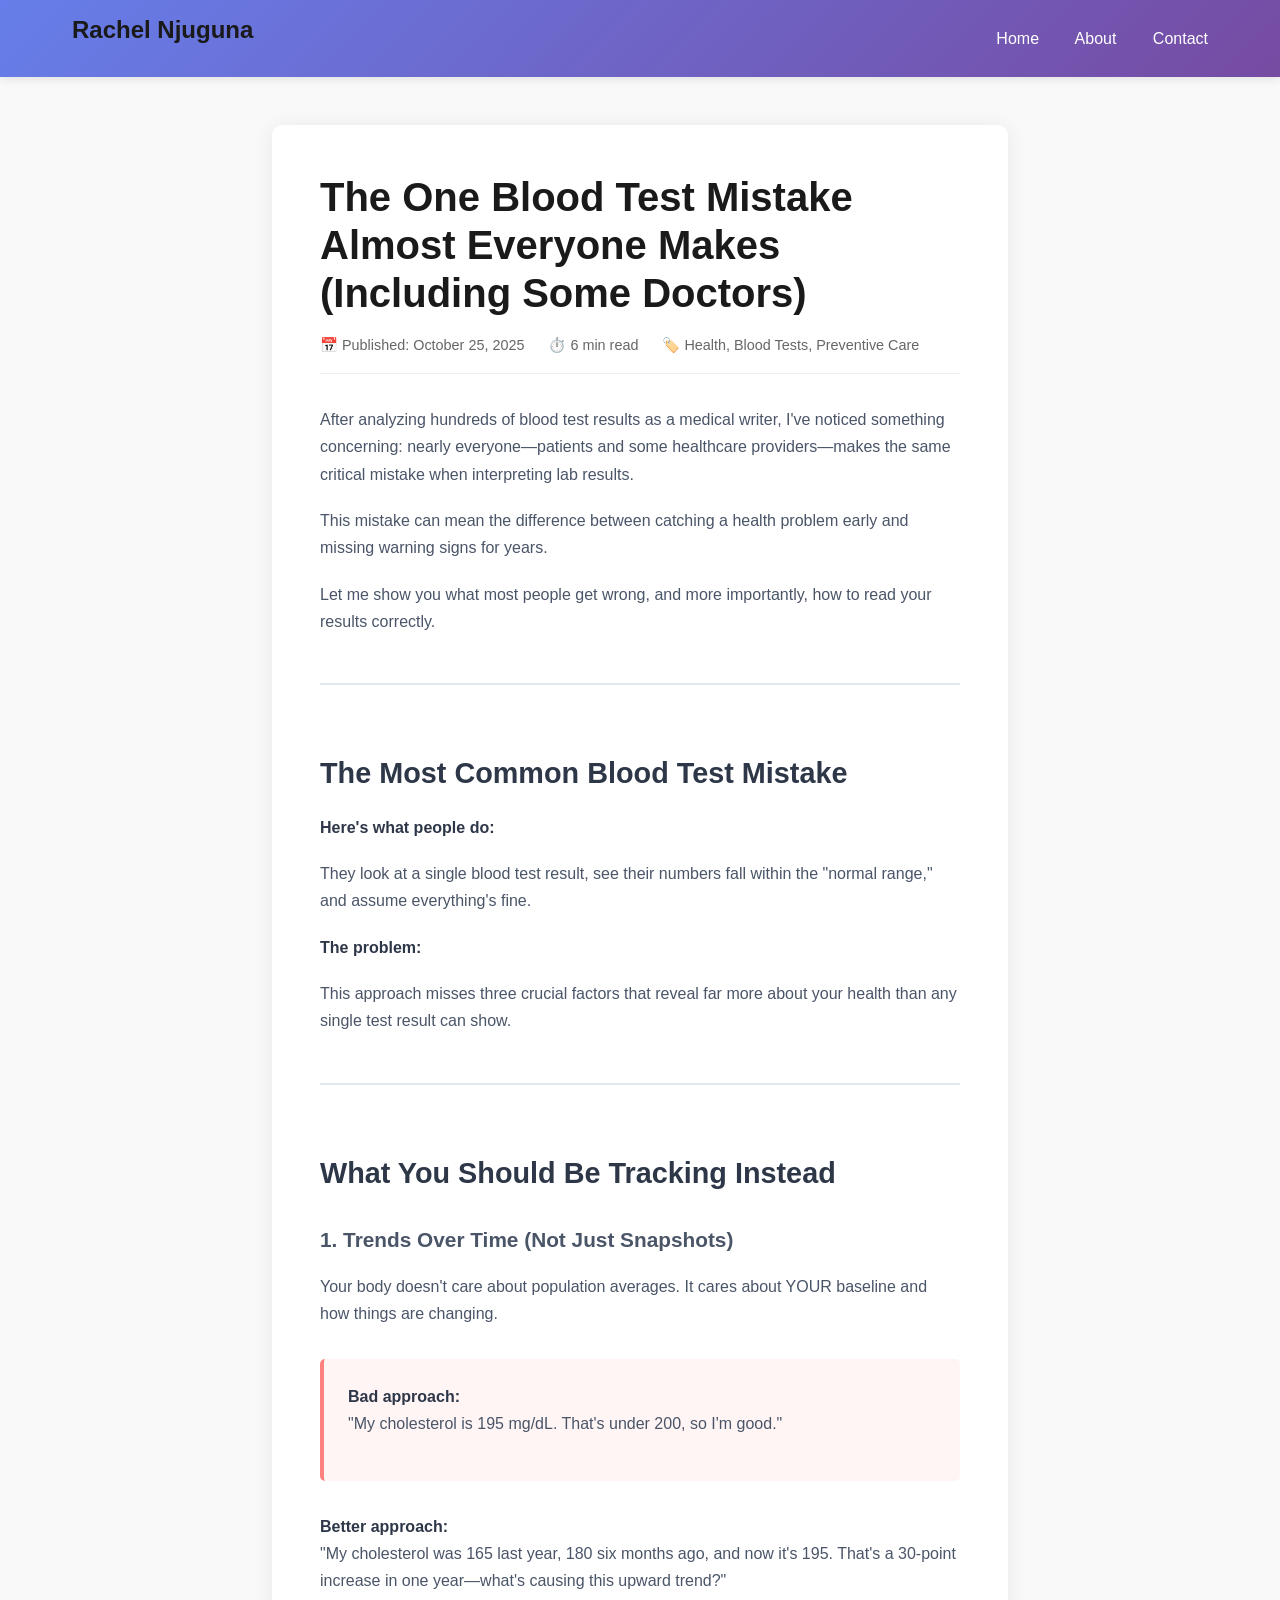
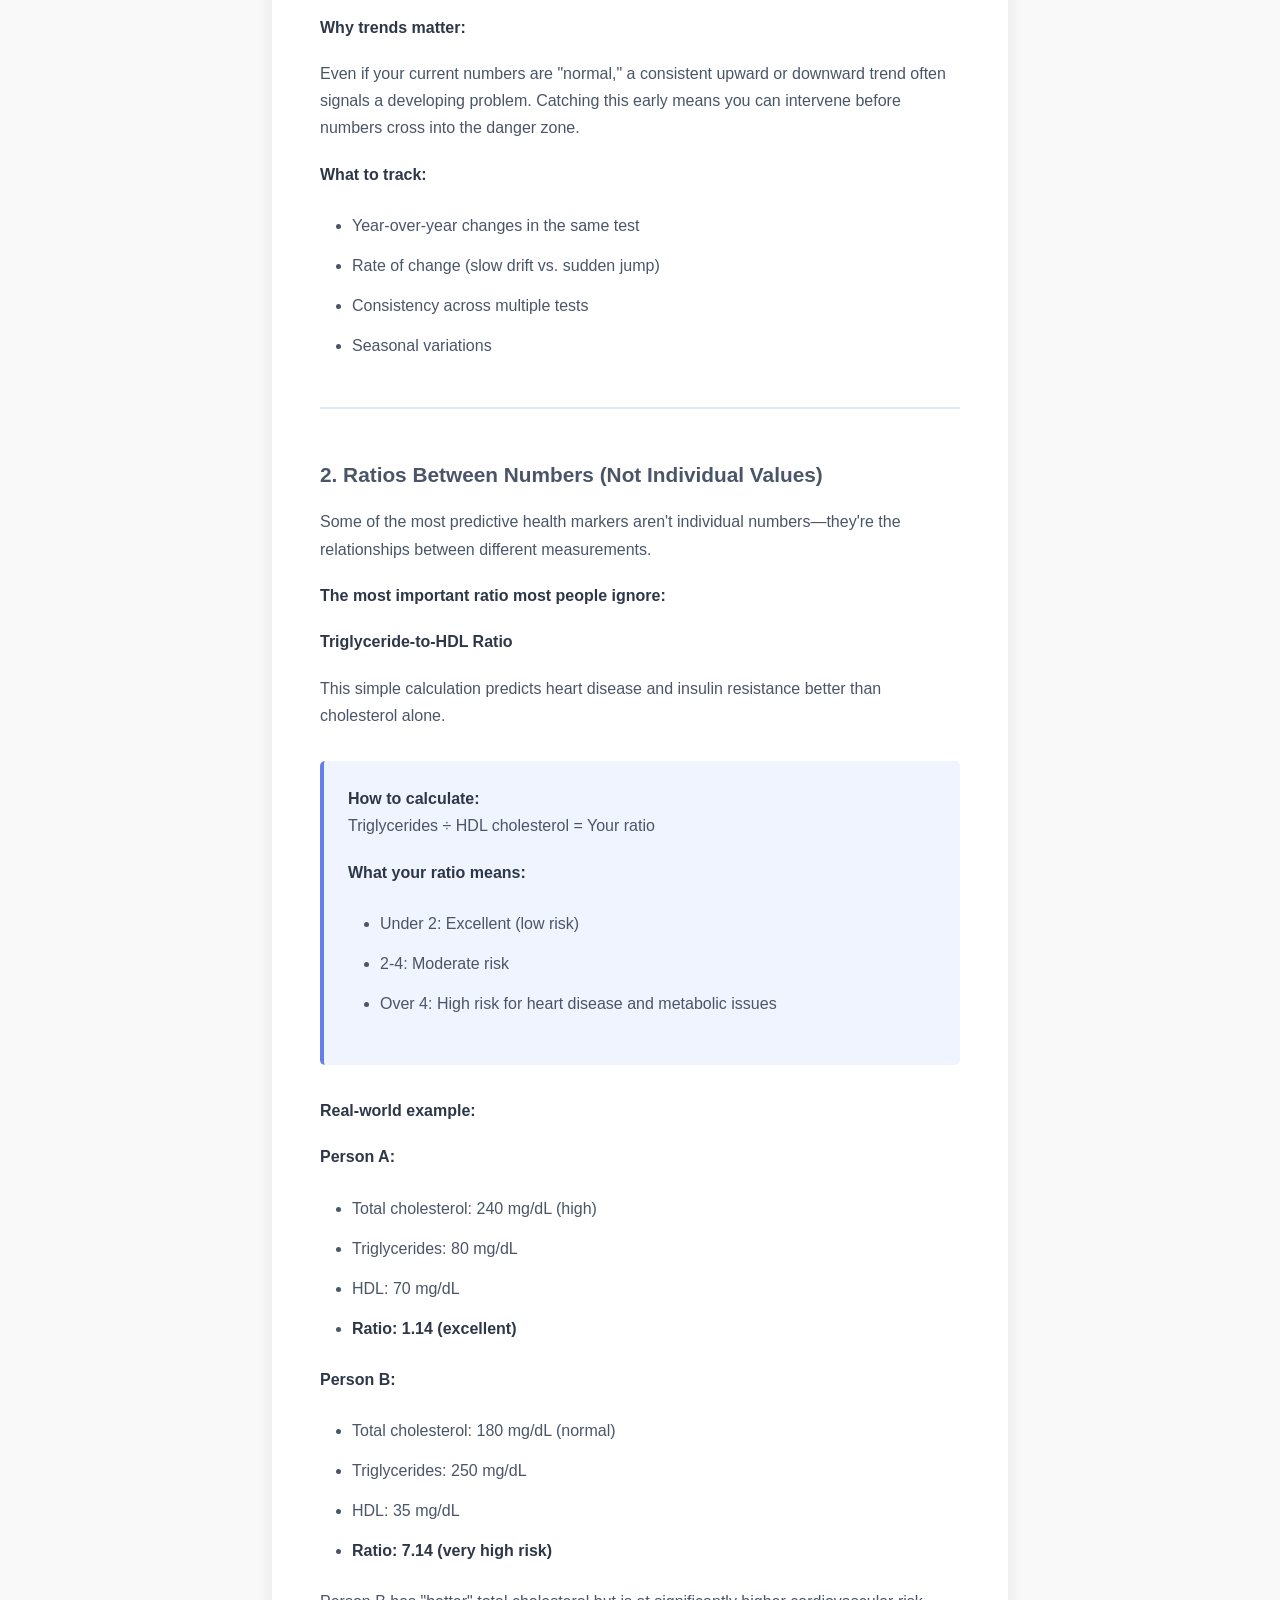
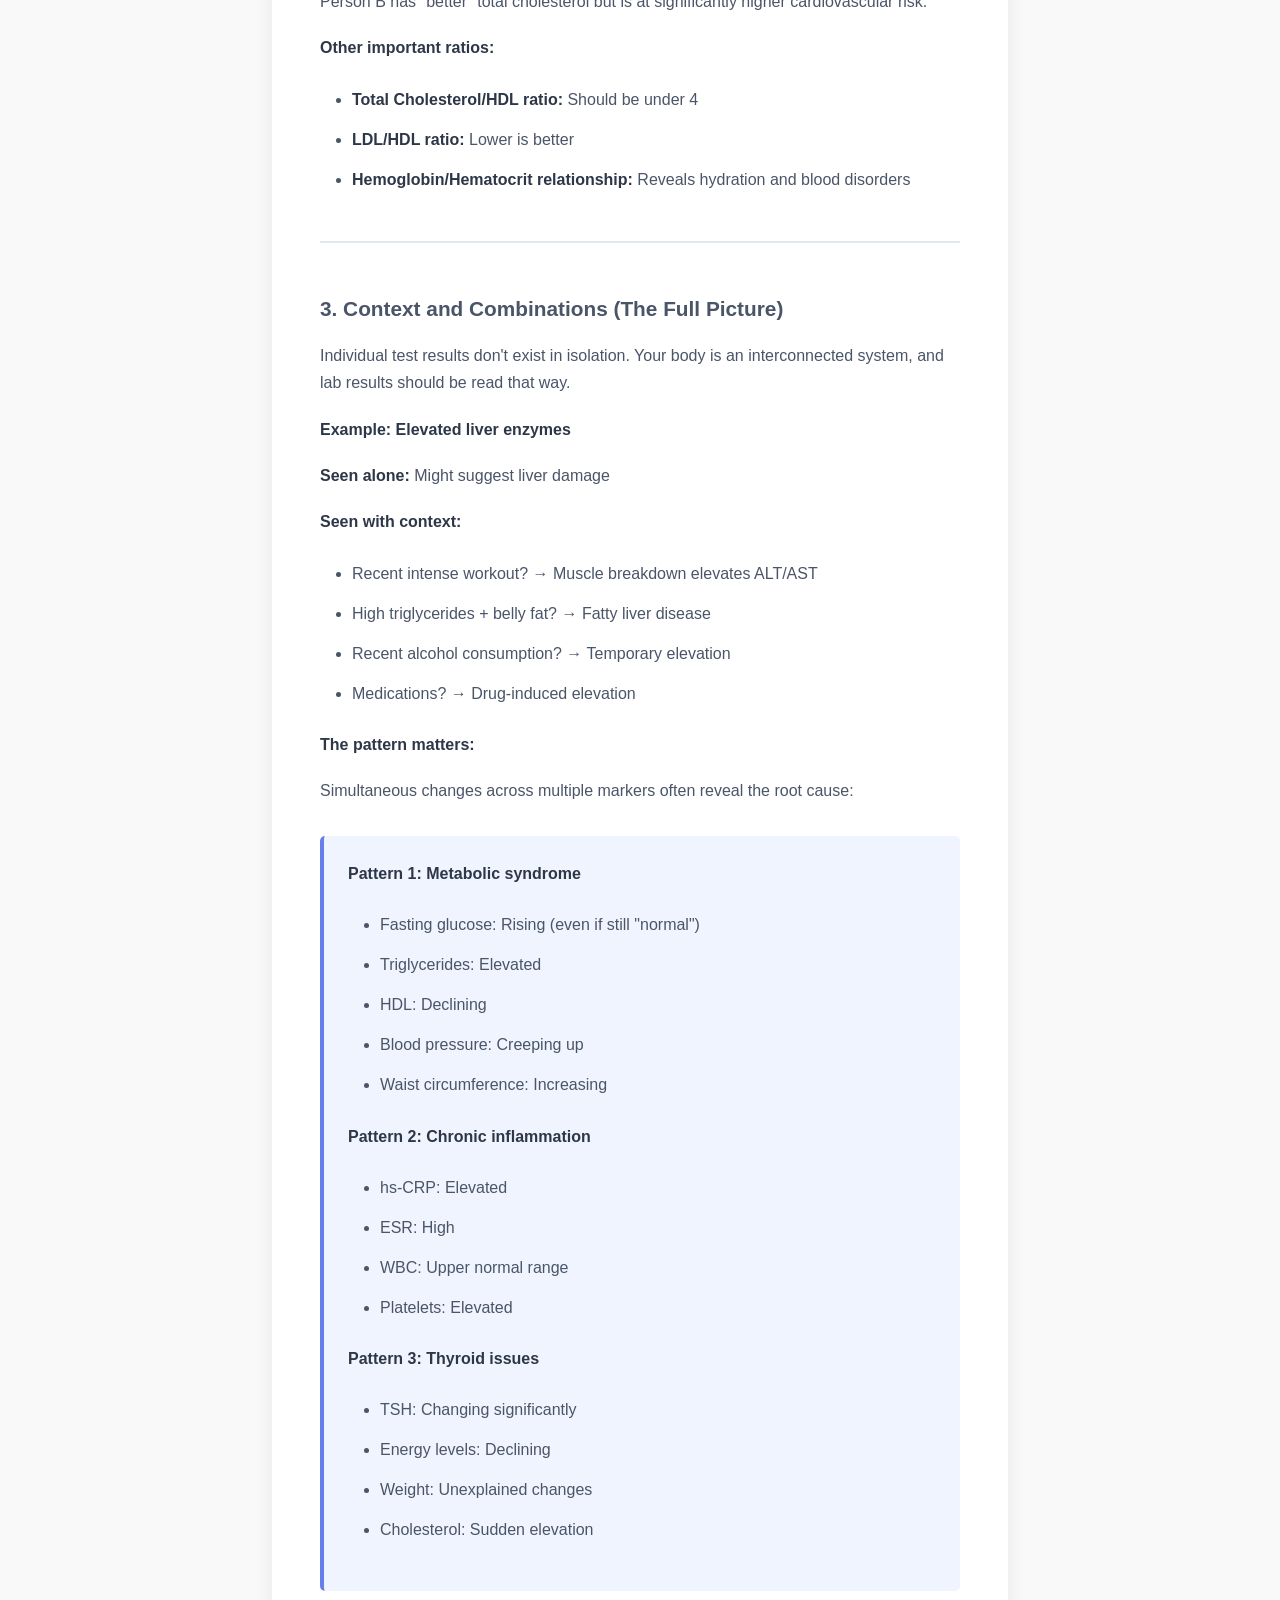
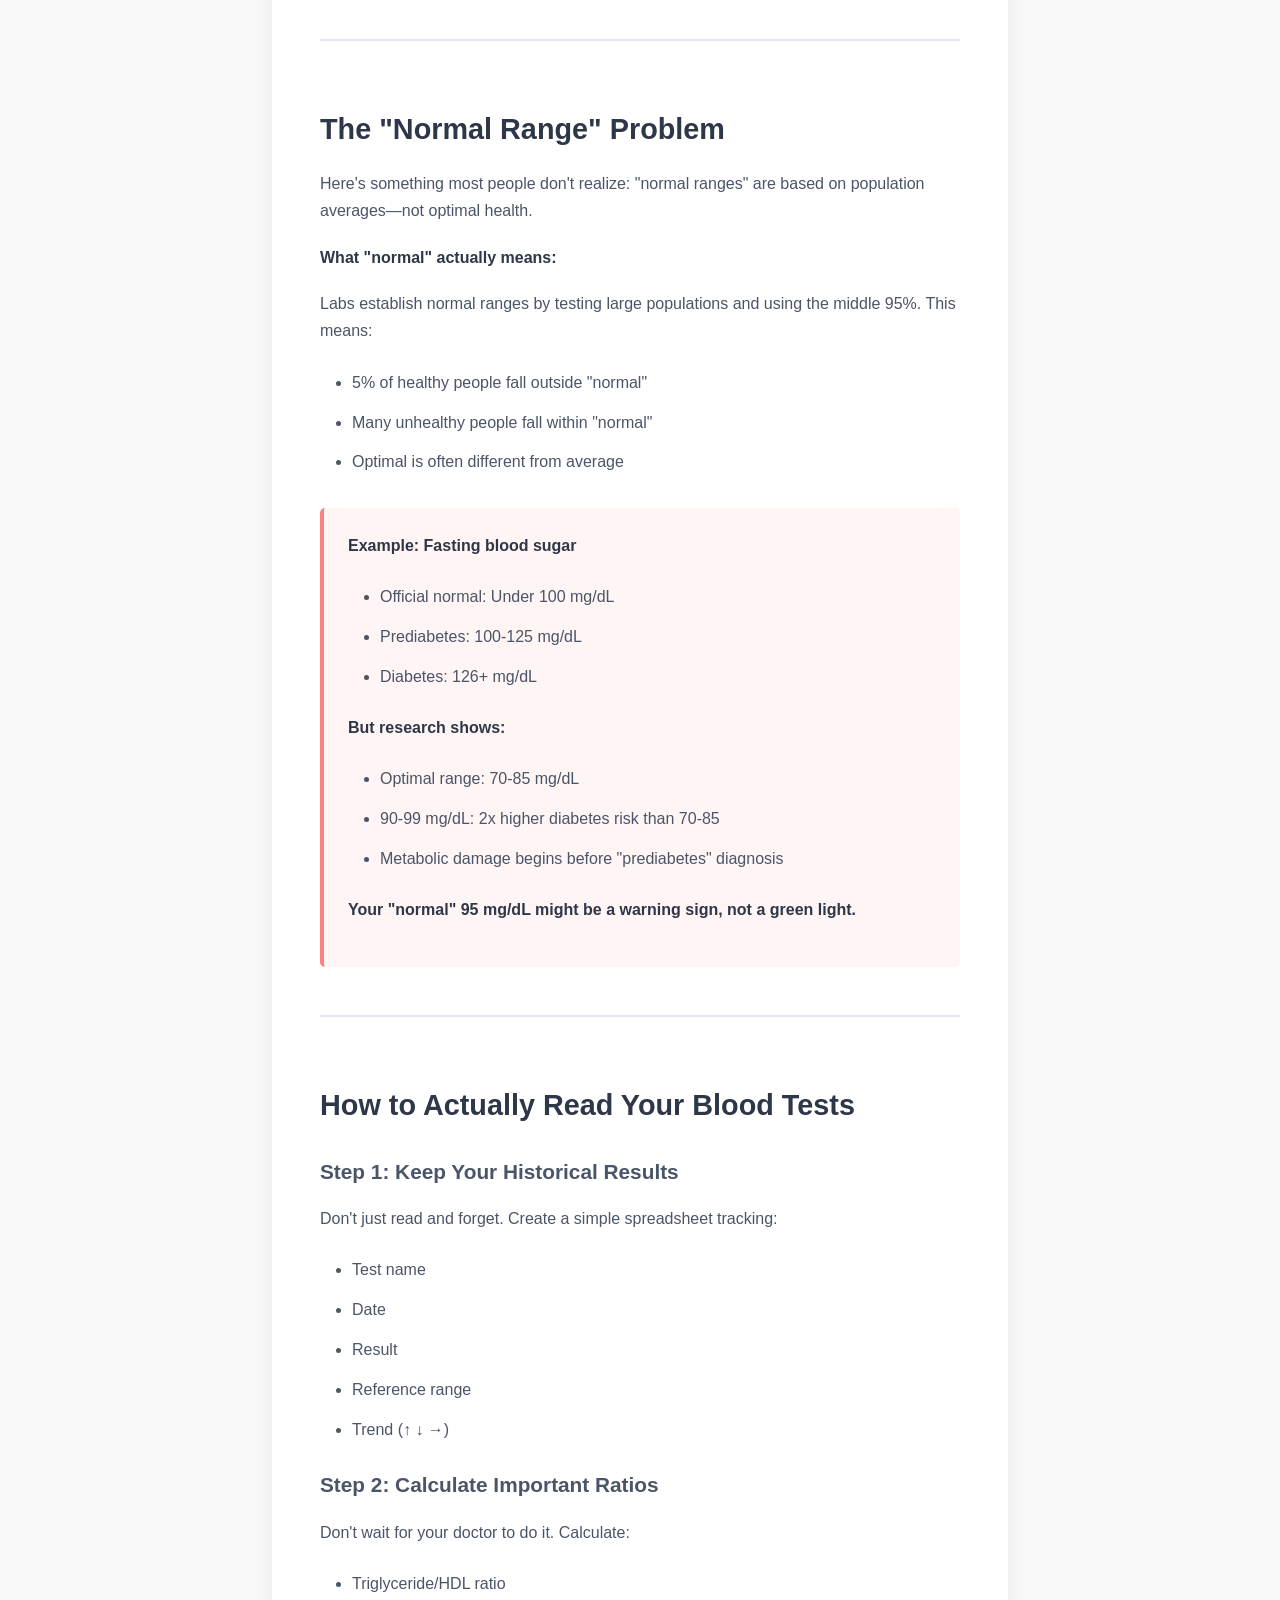
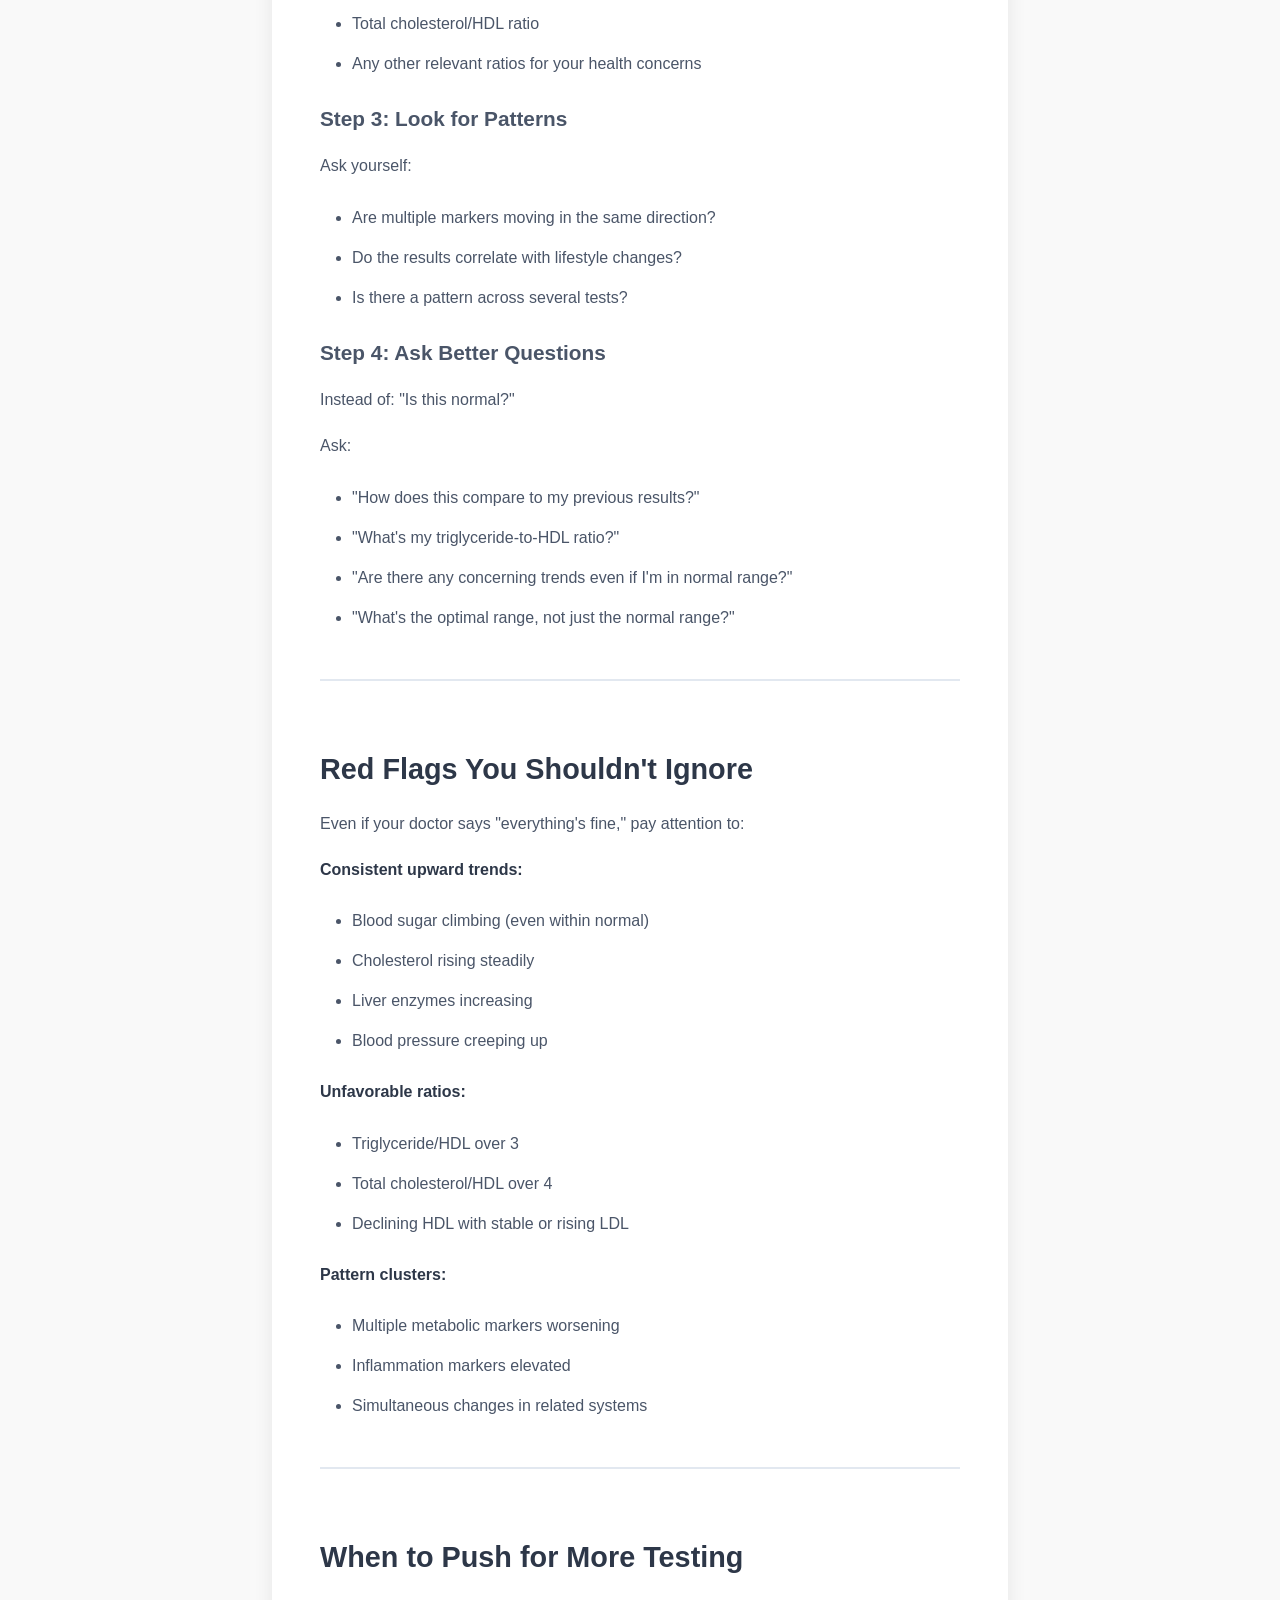
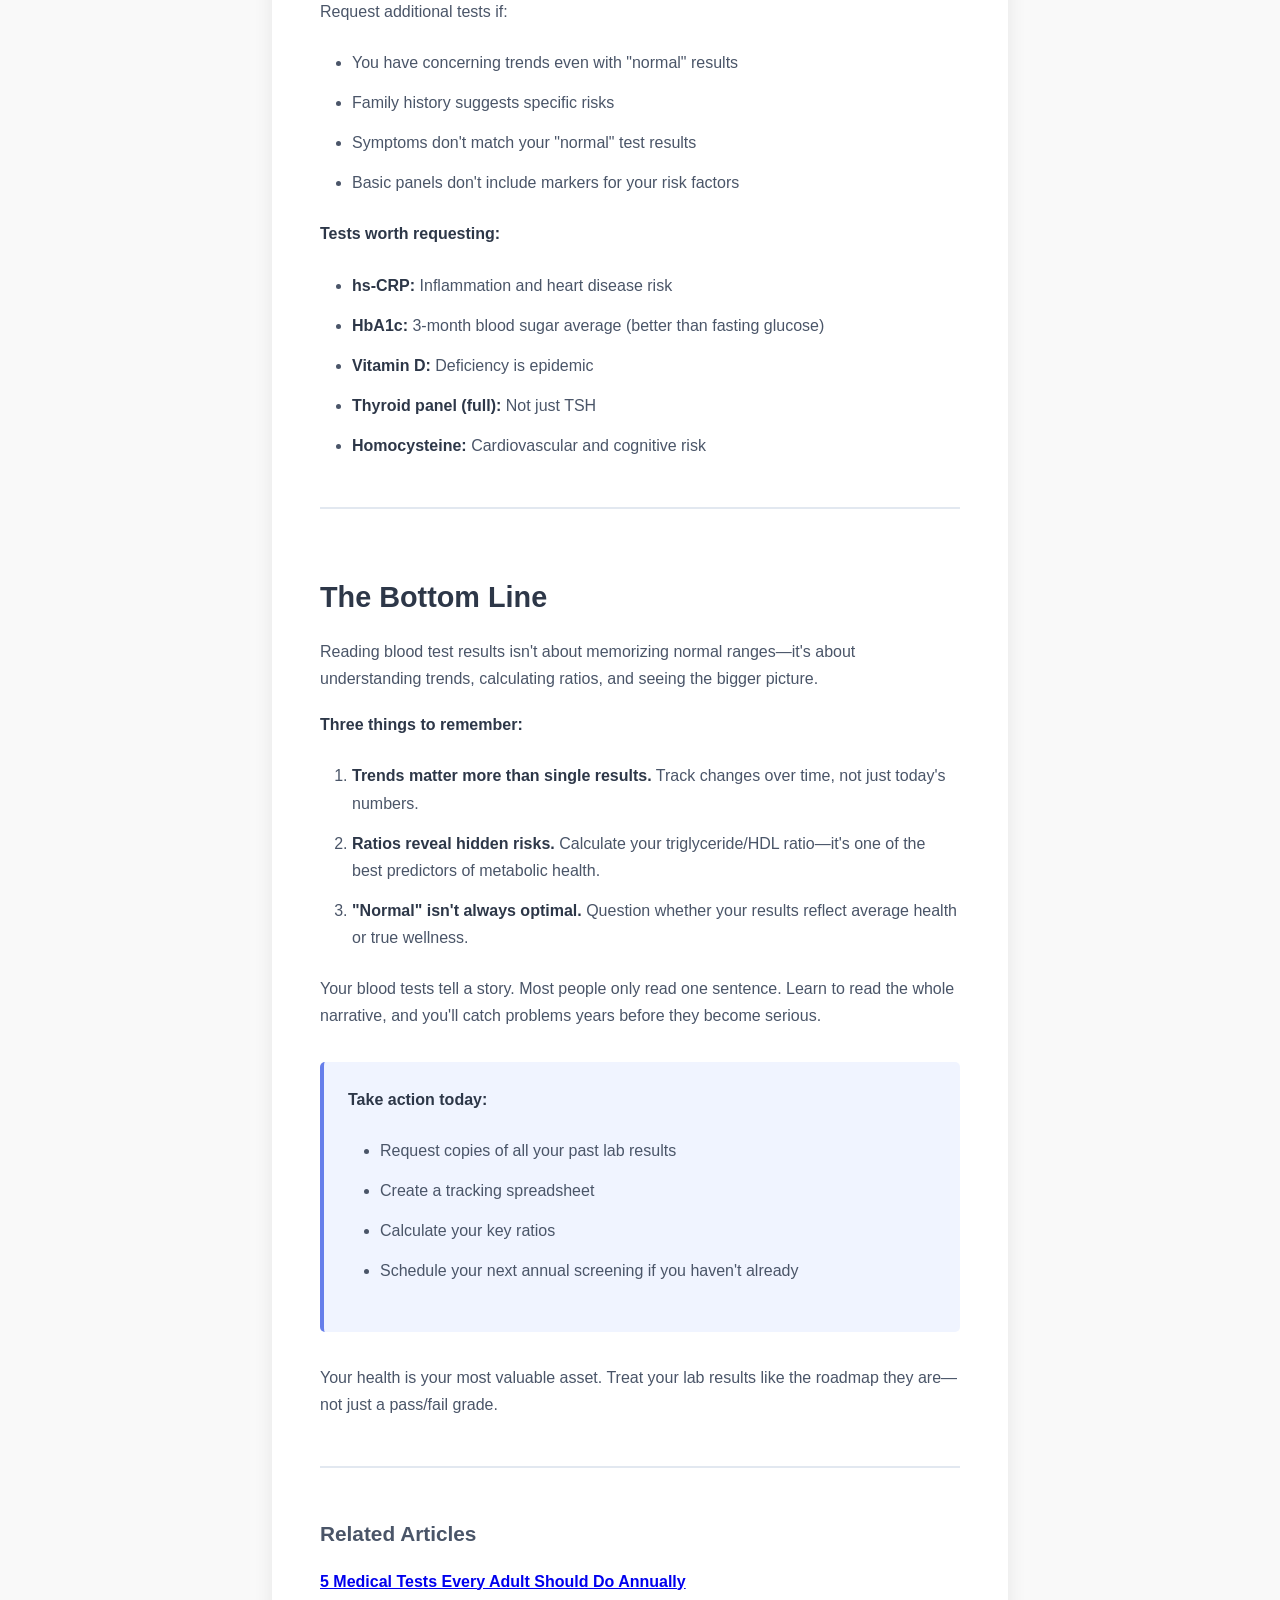
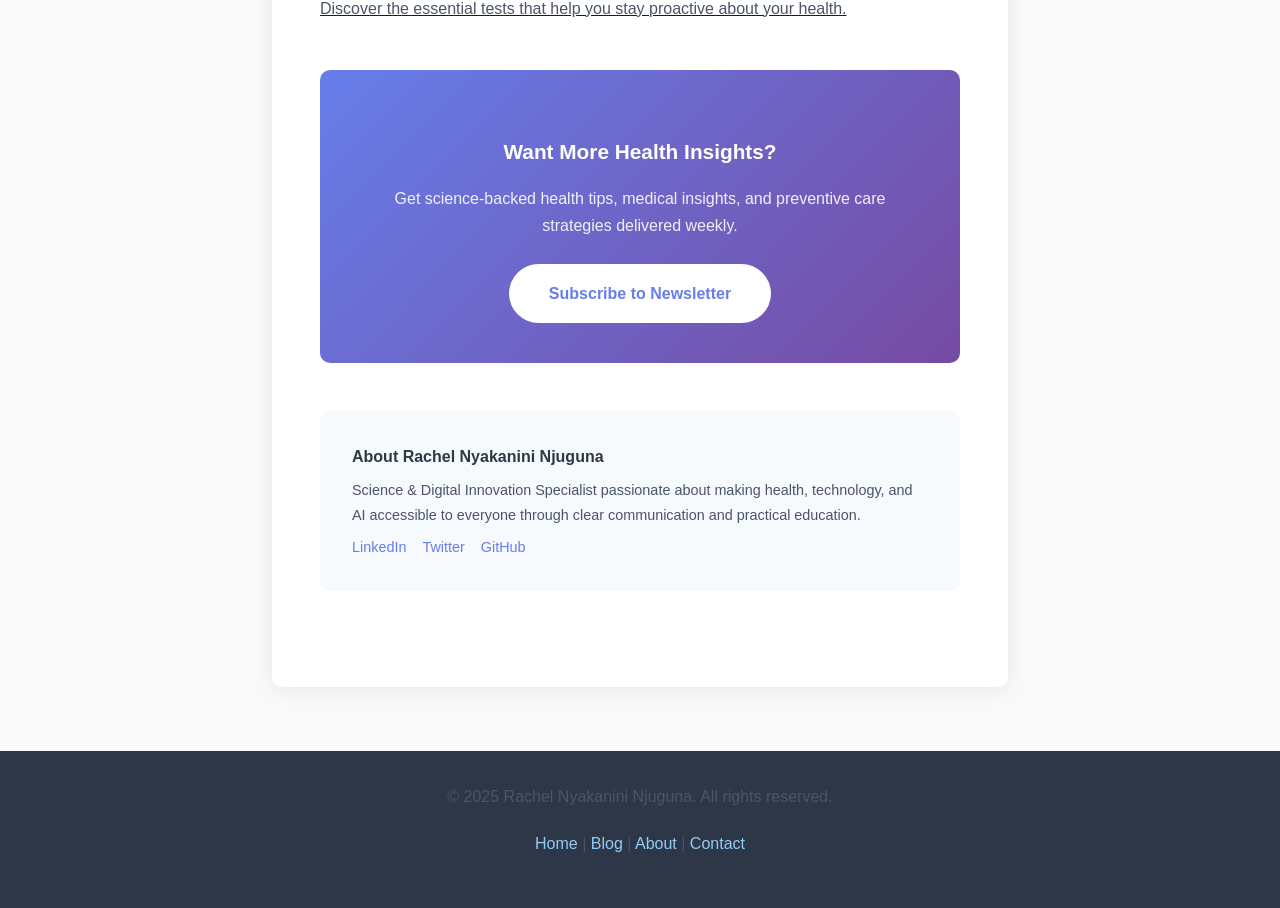
<file: blog3.html>
<!DOCTYPE html>
<html lang="en">
<head>
    <meta charset="UTF-8">
    <meta name="viewport" content="width=device-width, initial-scale=1.0">
    
    <!-- Primary Meta Tags -->
    <meta name="title" content="The Blood Test Mistake Almost Everyone Makes | Rachel Njuguna">
    <meta name="description" content="After analyzing hundreds of blood tests, I discovered one critical mistake almost everyone makes when reading results. Learn how to read trends, calculate ratios, and understand what your numbers really mean.">
    <meta name="keywords" content="blood test results, how to read blood test, blood test interpretation, triglyceride HDL ratio, cholesterol levels, preventive health, lab results">
    <meta name="author" content="Rachel Nyakanini Njuguna">
    
   
    <meta property="og:type" content="article">
    <meta property="og:title" content="The Blood Test Mistake Almost Everyone Makes">
    <meta property="og:description" content="Most people focus on snapshots. Smart readers track trends and ratios. Here's what you're missing in your lab results.">
    
    <!-- Twitter -->
    <meta property="twitter:card" content="summary_large_image">
    <meta property="twitter:title" content="The Blood Test Mistake Almost Everyone Makes">
    <meta property="twitter:description" content="After analyzing 100+ blood tests, here's what almost everyone gets wrong.">
    <link rel="stylesheet" href="blog-style.css">
    <title>The Blood Test Mistake Almost Everyone Makes | Rachel Njuguna</title>
    
    
   
</head>
<body>
    <header>
        <nav>
            <h1>Rachel Njuguna</h1>
            <div>
                <section class="nav-links">
  <a href="index.html#home">Home</a>
  <a href="index.html#about">About</a>
  
  <a href="index.html#contact">Contact</a>
 
</section>
        </nav>
    </header>

    <main>
        <article>
            <h1>The One Blood Test Mistake Almost Everyone Makes (Including Some Doctors)</h1>
            
            <div class="article-meta">
                <span>📅 Published: October 25, 2025</span>
                <span>⏱️ 6 min read</span>
                <span>🏷️ Health, Blood Tests, Preventive Care</span>
            </div>

            <p>After analyzing hundreds of blood test results as a medical writer, I've noticed something concerning: nearly everyone—patients and some healthcare providers—makes the same critical mistake when interpreting lab results.</p>

            <p>This mistake can mean the difference between catching a health problem early and missing warning signs for years.</p>

            <p>Let me show you what most people get wrong, and more importantly, how to read your results correctly.</p>

            <hr>

            <h2>The Most Common Blood Test Mistake</h2>

            <p><strong>Here's what people do:</strong></p>

            <p>They look at a single blood test result, see their numbers fall within the "normal range," and assume everything's fine.</p>

            <p><strong>The problem:</strong></p>

            <p>This approach misses three crucial factors that reveal far more about your health than any single test result can show.</p>

            <hr>

            <h2>What You Should Be Tracking Instead</h2>

            <h3>1. Trends Over Time (Not Just Snapshots)</h3>

            <p>Your body doesn't care about population averages. It cares about YOUR baseline and how things are changing.</p>

            <div class="warning-box">
                <p><strong>Bad approach:</strong><br>
                "My cholesterol is 195 mg/dL. That's under 200, so I'm good."</p>
            </div>

            <div class="example-box">
                <p><strong>Better approach:</strong><br>
                "My cholesterol was 165 last year, 180 six months ago, and now it's 195. That's a 30-point increase in one year—what's causing this upward trend?"</p>
            </div>

            <p><strong>Why trends matter:</strong></p>

            <p>Even if your current numbers are "normal," a consistent upward or downward trend often signals a developing problem. Catching this early means you can intervene before numbers cross into the danger zone.</p>

            <p><strong>What to track:</strong></p>
            <ul>
                <li>Year-over-year changes in the same test</li>
                <li>Rate of change (slow drift vs. sudden jump)</li>
                <li>Consistency across multiple tests</li>
                <li>Seasonal variations</li>
            </ul>

            <hr>

            <h3>2. Ratios Between Numbers (Not Individual Values)</h3>

            <p>Some of the most predictive health markers aren't individual numbers—they're the relationships between different measurements.</p>

            <p><strong>The most important ratio most people ignore:</strong></p>

            <p><strong>Triglyceride-to-HDL Ratio</strong></p>

            <p>This simple calculation predicts heart disease and insulin resistance better than cholesterol alone.</p>

            <div class="info-box">
                <p><strong>How to calculate:</strong><br>
                Triglycerides ÷ HDL cholesterol = Your ratio</p>
                
                <p><strong>What your ratio means:</strong></p>
                <ul>
                    <li>Under 2: Excellent (low risk)</li>
                    <li>2-4: Moderate risk</li>
                    <li>Over 4: High risk for heart disease and metabolic issues</li>
                </ul>
            </div>

            <p><strong>Real-world example:</strong></p>

            <div class="example-box">
                <p><strong>Person A:</strong></p>
                <ul>
                    <li>Total cholesterol: 240 mg/dL (high)</li>
                    <li>Triglycerides: 80 mg/dL</li>
                    <li>HDL: 70 mg/dL</li>
                    <li><strong>Ratio: 1.14 (excellent)</strong></li>
                </ul>

                <p><strong>Person B:</strong></p>
                <ul>
                    <li>Total cholesterol: 180 mg/dL (normal)</li>
                    <li>Triglycerides: 250 mg/dL</li>
                    <li>HDL: 35 mg/dL</li>
                    <li><strong>Ratio: 7.14 (very high risk)</strong></li>
                </ul>

                <p>Person B has "better" total cholesterol but is at significantly higher cardiovascular risk.</p>
            </div>

            <p><strong>Other important ratios:</strong></p>
            <ul>
                <li><strong>Total Cholesterol/HDL ratio:</strong> Should be under 4</li>
                <li><strong>LDL/HDL ratio:</strong> Lower is better</li>
                <li><strong>Hemoglobin/Hematocrit relationship:</strong> Reveals hydration and blood disorders</li>
            </ul>

            <hr>

            <h3>3. Context and Combinations (The Full Picture)</h3>

            <p>Individual test results don't exist in isolation. Your body is an interconnected system, and lab results should be read that way.</p>

            <p><strong>Example: Elevated liver enzymes</strong></p>

            <p><strong>Seen alone:</strong> Might suggest liver damage</p>

            <p><strong>Seen with context:</strong></p>
            <ul>
                <li>Recent intense workout? → Muscle breakdown elevates ALT/AST</li>
                <li>High triglycerides + belly fat? → Fatty liver disease</li>
                <li>Recent alcohol consumption? → Temporary elevation</li>
                <li>Medications? → Drug-induced elevation</li>
            </ul>

            <p><strong>The pattern matters:</strong></p>

            <p>Simultaneous changes across multiple markers often reveal the root cause:</p>

            <div class="info-box">
                <p><strong>Pattern 1: Metabolic syndrome</strong></p>
                <ul>
                    <li>Fasting glucose: Rising (even if still "normal")</li>
                    <li>Triglycerides: Elevated</li>
                    <li>HDL: Declining</li>
                    <li>Blood pressure: Creeping up</li>
                    <li>Waist circumference: Increasing</li>
                </ul>

                <p><strong>Pattern 2: Chronic inflammation</strong></p>
                <ul>
                    <li>hs-CRP: Elevated</li>
                    <li>ESR: High</li>
                    <li>WBC: Upper normal range</li>
                    <li>Platelets: Elevated</li>
                </ul>

                <p><strong>Pattern 3: Thyroid issues</strong></p>
                <ul>
                    <li>TSH: Changing significantly</li>
                    <li>Energy levels: Declining</li>
                    <li>Weight: Unexplained changes</li>
                    <li>Cholesterol: Sudden elevation</li>
                </ul>
            </div>

            <hr>

            <h2>The "Normal Range" Problem</h2>

            <p>Here's something most people don't realize: "normal ranges" are based on population averages—not optimal health.</p>

            <p><strong>What "normal" actually means:</strong></p>

            <p>Labs establish normal ranges by testing large populations and using the middle 95%. This means:</p>
            <ul>
                <li>5% of healthy people fall outside "normal"</li>
                <li>Many unhealthy people fall within "normal"</li>
                <li>Optimal is often different from average</li>
            </ul>

            <div class="warning-box">
                <p><strong>Example: Fasting blood sugar</strong></p>
                <ul>
                    <li>Official normal: Under 100 mg/dL</li>
                    <li>Prediabetes: 100-125 mg/dL</li>
                    <li>Diabetes: 126+ mg/dL</li>
                </ul>

                <p><strong>But research shows:</strong></p>
                <ul>
                    <li>Optimal range: 70-85 mg/dL</li>
                    <li>90-99 mg/dL: 2x higher diabetes risk than 70-85</li>
                    <li>Metabolic damage begins before "prediabetes" diagnosis</li>
                </ul>

                <p><strong>Your "normal" 95 mg/dL might be a warning sign, not a green light.</strong></p>
            </div>

            <hr>

            <h2>How to Actually Read Your Blood Tests</h2>

            <h3>Step 1: Keep Your Historical Results</h3>

            <p>Don't just read and forget. Create a simple spreadsheet tracking:</p>
            <ul>
                <li>Test name</li>
                <li>Date</li>
                <li>Result</li>
                <li>Reference range</li>
                <li>Trend (↑ ↓ →)</li>
            </ul>

            <h3>Step 2: Calculate Important Ratios</h3>

            <p>Don't wait for your doctor to do it. Calculate:</p>
            <ul>
                <li>Triglyceride/HDL ratio</li>
                <li>Total cholesterol/HDL ratio</li>
                <li>Any other relevant ratios for your health concerns</li>
            </ul>

            <h3>Step 3: Look for Patterns</h3>

            <p>Ask yourself:</p>
            <ul>
                <li>Are multiple markers moving in the same direction?</li>
                <li>Do the results correlate with lifestyle changes?</li>
                <li>Is there a pattern across several tests?</li>
            </ul>

            <h3>Step 4: Ask Better Questions</h3>

            <p>Instead of: "Is this normal?"</p>

            <p>Ask:</p>
            <ul>
                <li>"How does this compare to my previous results?"</li>
                <li>"What's my triglyceride-to-HDL ratio?"</li>
                <li>"Are there any concerning trends even if I'm in normal range?"</li>
                <li>"What's the optimal range, not just the normal range?"</li>
            </ul>

            <hr>

            <h2>Red Flags You Shouldn't Ignore</h2>

            <p>Even if your doctor says "everything's fine," pay attention to:</p>

            <p><strong>Consistent upward trends:</strong></p>
            <ul>
                <li>Blood sugar climbing (even within normal)</li>
                <li>Cholesterol rising steadily</li>
                <li>Liver enzymes increasing</li>
                <li>Blood pressure creeping up</li>
            </ul>

            <p><strong>Unfavorable ratios:</strong></p>
            <ul>
                <li>Triglyceride/HDL over 3</li>
                <li>Total cholesterol/HDL over 4</li>
                <li>Declining HDL with stable or rising LDL</li>
            </ul>

            <p><strong>Pattern clusters:</strong></p>
            <ul>
                <li>Multiple metabolic markers worsening</li>
                <li>Inflammation markers elevated</li>
                <li>Simultaneous changes in related systems</li>
            </ul>

            <hr>

            <h2>When to Push for More Testing</h2>

            <p>Request additional tests if:</p>
            <ul>
                <li>You have concerning trends even with "normal" results</li>
                <li>Family history suggests specific risks</li>
                <li>Symptoms don't match your "normal" test results</li>
                <li>Basic panels don't include markers for your risk factors</li>
            </ul>

            <p><strong>Tests worth requesting:</strong></p>
            <ul>
                <li><strong>hs-CRP:</strong> Inflammation and heart disease risk</li>
                <li><strong>HbA1c:</strong> 3-month blood sugar average (better than fasting glucose)</li>
                <li><strong>Vitamin D:</strong> Deficiency is epidemic</li>
                <li><strong>Thyroid panel (full):</strong> Not just TSH</li>
                <li><strong>Homocysteine:</strong> Cardiovascular and cognitive risk</li>
            </ul>

            <hr>

            <h2>The Bottom Line</h2>

            <p>Reading blood test results isn't about memorizing normal ranges—it's about understanding trends, calculating ratios, and seeing the bigger picture.</p>

            <p><strong>Three things to remember:</strong></p>

            <ol>
                <li><strong>Trends matter more than single results.</strong> Track changes over time, not just today's numbers.</li>
                <li><strong>Ratios reveal hidden risks.</strong> Calculate your triglyceride/HDL ratio—it's one of the best predictors of metabolic health.</li>
                <li><strong>"Normal" isn't always optimal.</strong> Question whether your results reflect average health or true wellness.</li>
            </ol>

            <p>Your blood tests tell a story. Most people only read one sentence. Learn to read the whole narrative, and you'll catch problems years before they become serious.</p>

            <div class="info-box">
                <p><strong>Take action today:</strong></p>
                <ul>
                    <li>Request copies of all your past lab results</li>
                    <li>Create a tracking spreadsheet</li>
                    <li>Calculate your key ratios</li>
                    <li>Schedule your next annual screening if you haven't already</li>
                </ul>
            </div>

            <p>Your health is your most valuable asset. Treat your lab results like the roadmap they are—not just a pass/fail grade.</p>

            <hr>

            <div class="related-posts">
                <h3>Related Articles</h3>
                <a href="/blog/5-medical-tests-adults-need-annually.html">
                    <h4>5 Medical Tests Every Adult Should Do Annually</h4>
                    <p>Discover the essential tests that help you stay proactive about your health.</p>
                </a>
            </div>

            <div class="cta-section">
                <h3>Want More Health Insights?</h3>
                <p>Get science-backed health tips, medical insights, and preventive care strategies delivered weekly.</p>
                <a href="#newsletter" class="cta-button">Subscribe to Newsletter</a>
            </div>

            <div class="author-box">
                <div class="author-info">
                    <h4>About Rachel Nyakanini Njuguna</h4>
                    <p>Science & Digital Innovation Specialist passionate about making health, technology, and AI accessible to everyone through clear communication and practical education.</p>
                    <div class="social-links">
                        <a href="#">LinkedIn</a>
                        <a href="#">Twitter</a>
                        <a href="#">GitHub</a>
                    </div>
                </div>
            </div>
        </article>
    </main>

    <footer>
        <p>&copy; 2025 Rachel Nyakanini Njuguna. All rights reserved.</p>
        <p><a href="/">Home</a> | <a href="/blog">Blog</a> | <a href="/about">About</a> | <a href="/contact">Contact</a></p>
    </footer>
</body>
</html>
</file>
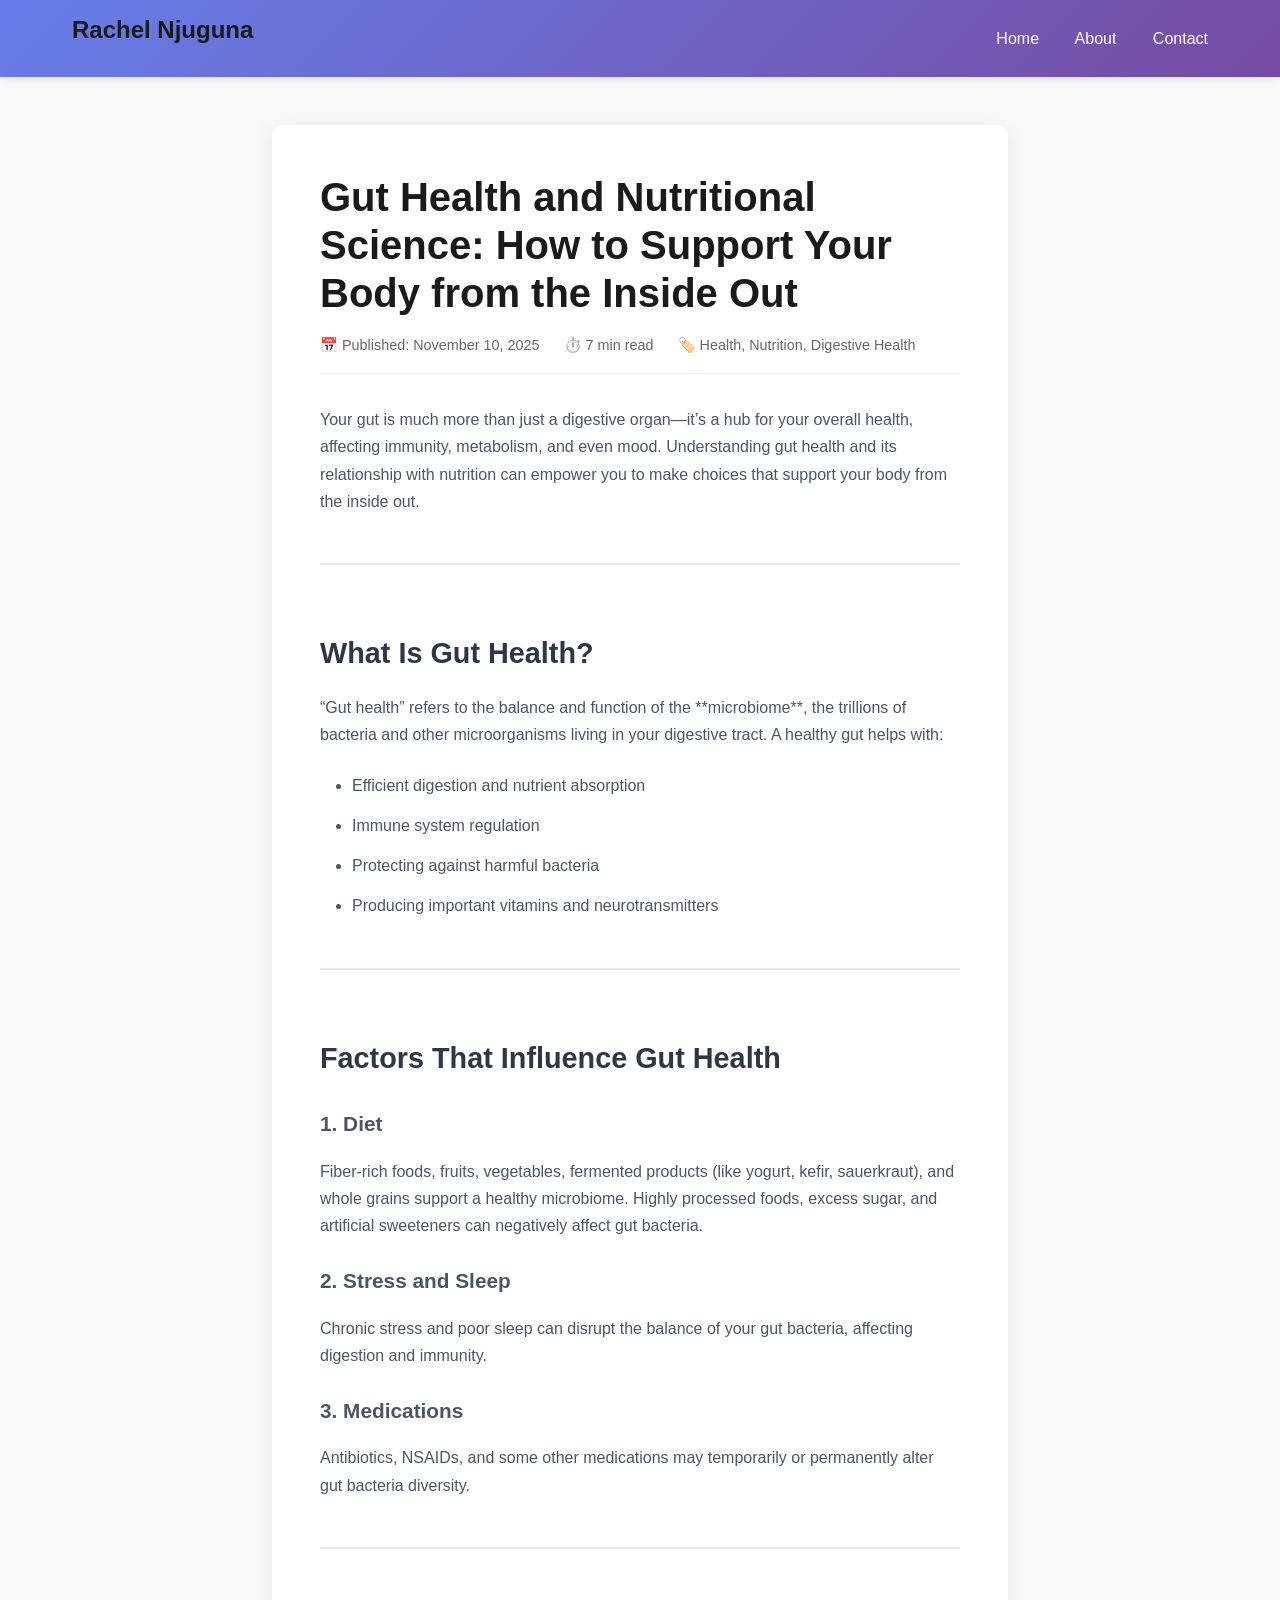
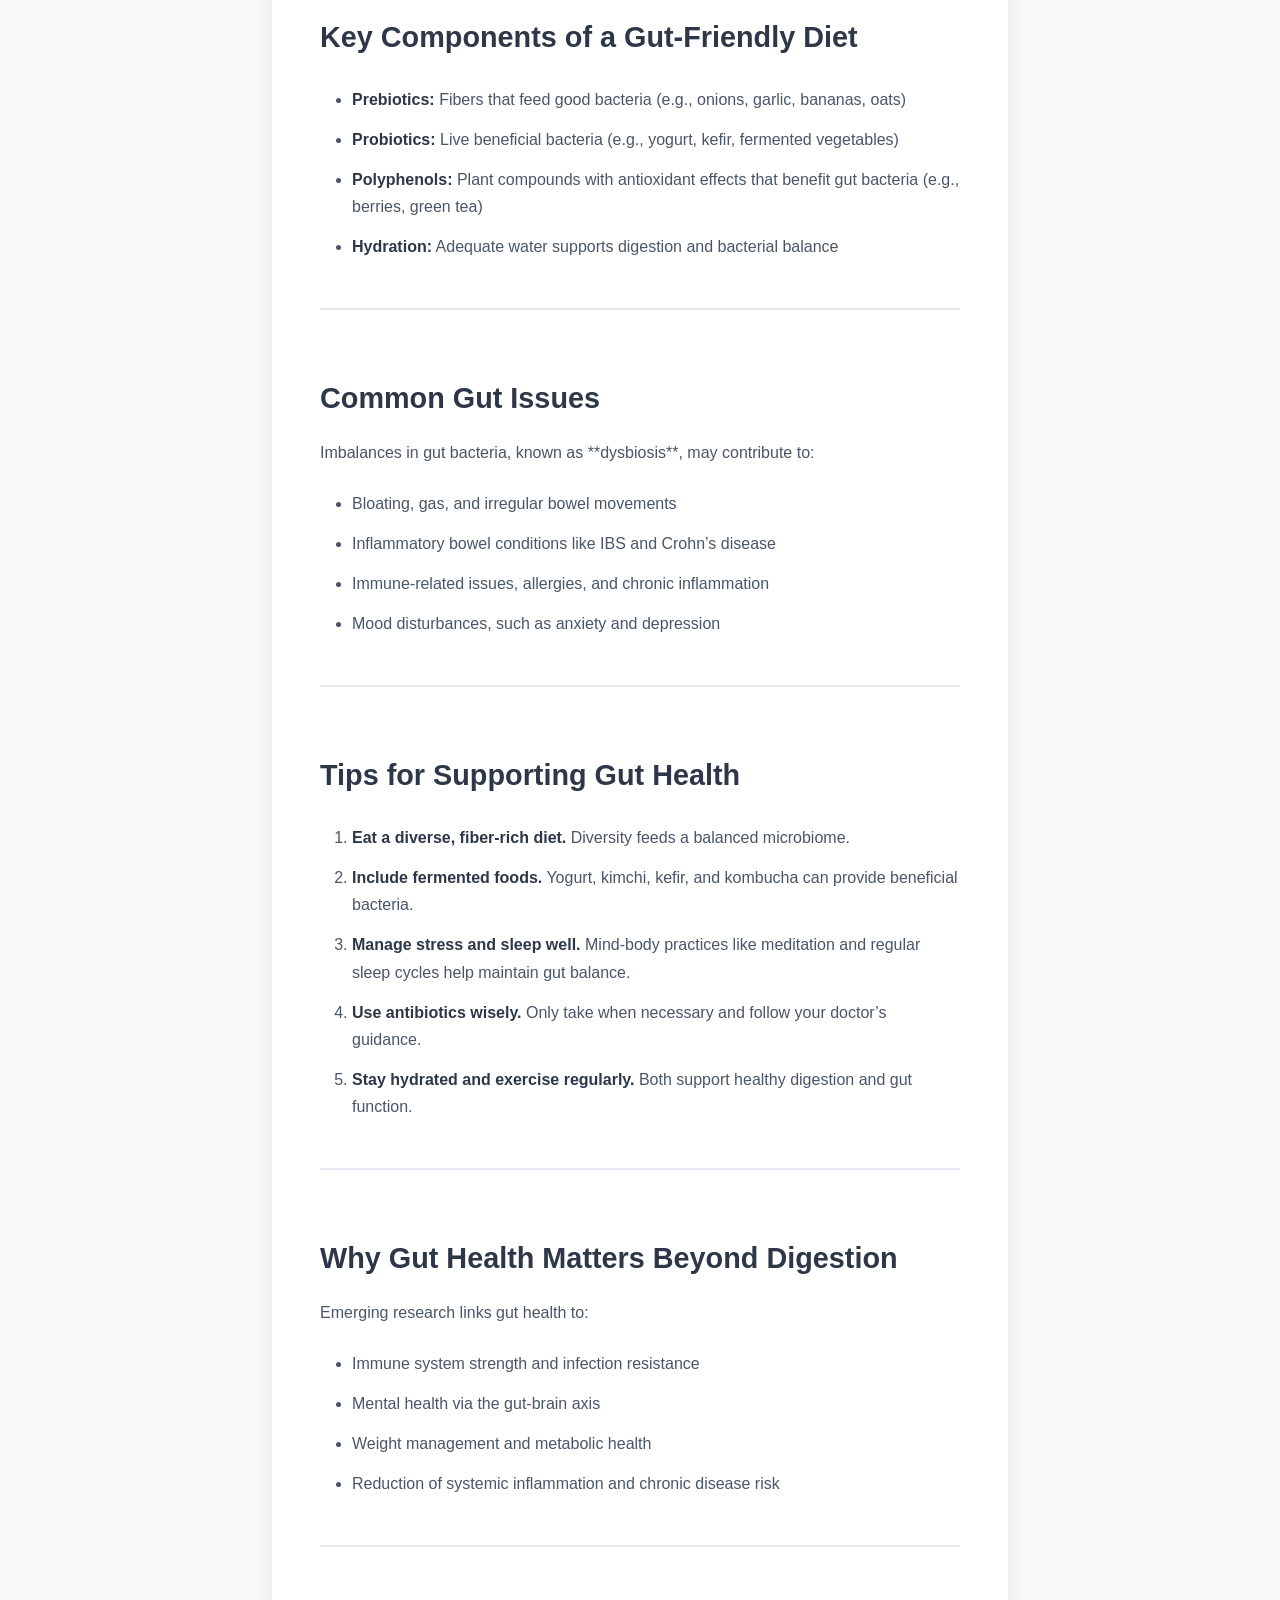
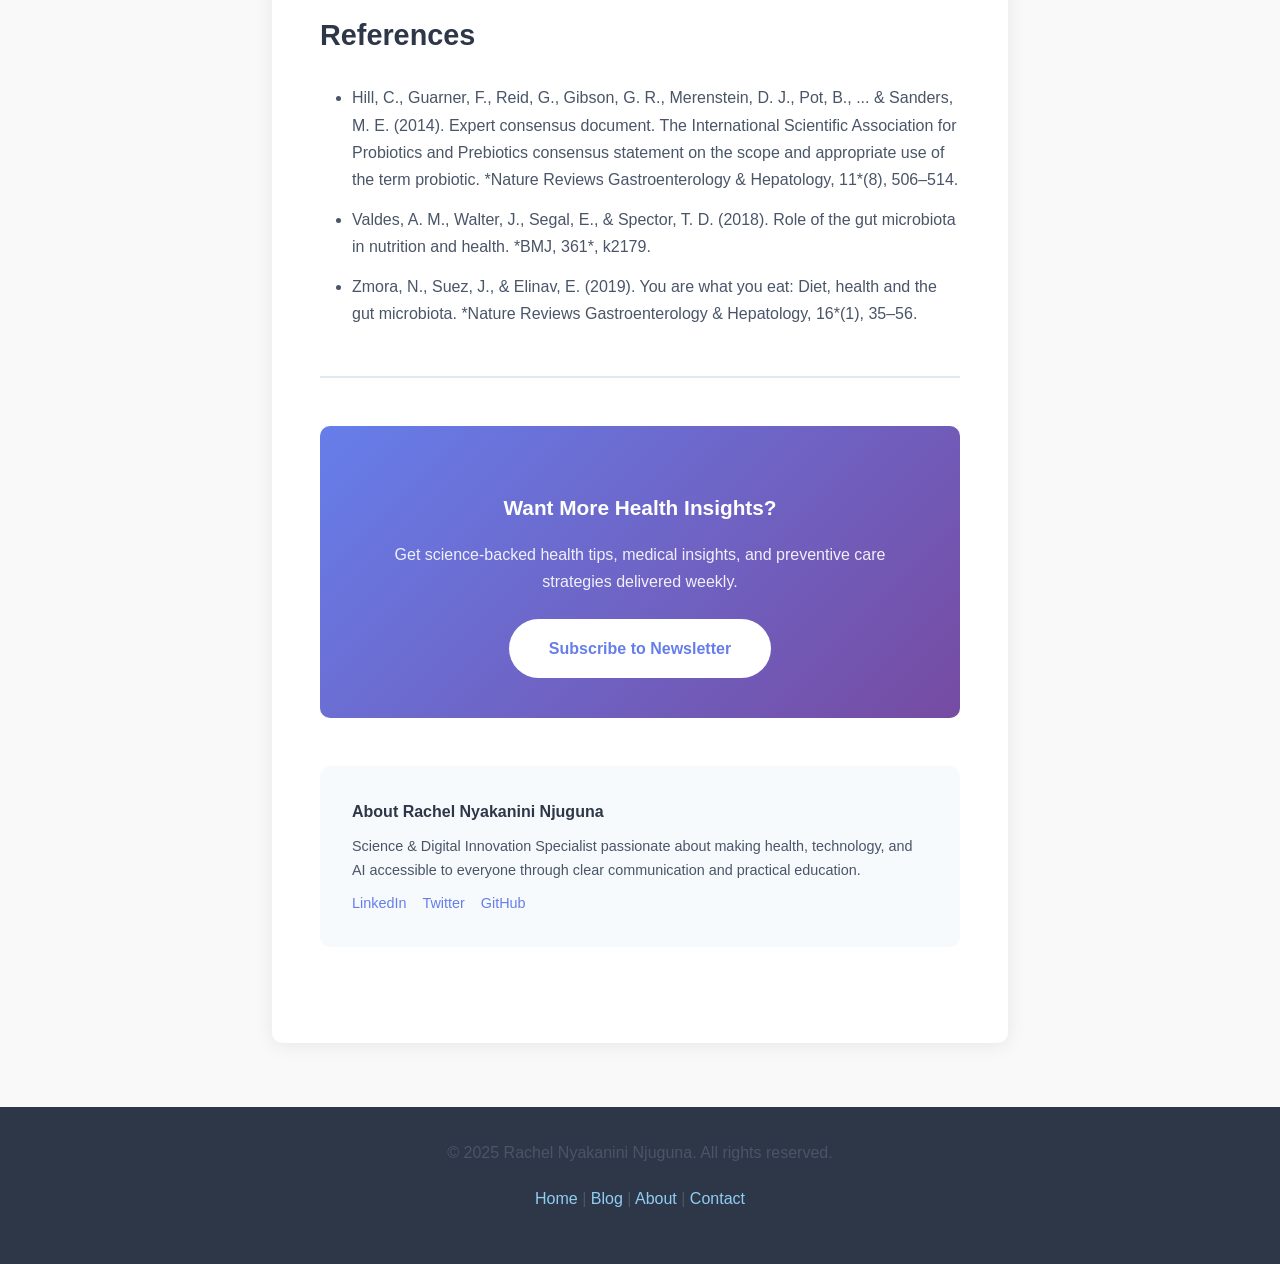
<file: blog4.html>
<!DOCTYPE html>
<html lang="en">
<head>
    <meta charset="UTF-8">
    <meta name="viewport" content="width=device-width, initial-scale=1.0">
    
    <!-- Primary Meta Tags -->
    <meta name="title" content="Gut Health and Nutritional Science Explained | Rachel Njuguna">
    <meta name="description" content="Learn how gut health impacts digestion, immunity, and overall wellbeing. Discover science-backed ways to support your microbiome through nutrition.">
    <meta name="keywords" content="gut health, nutrition, microbiome, probiotics, digestive health, healthy diet, medical writing">
    <meta name="author" content="Rachel Nyakanini Njuguna">

    <!-- Open Graph / Facebook -->
    <meta property="og:type" content="article">
    <meta property="og:title" content="Gut Health and Nutritional Science Explained">
    <meta property="og:description" content="Discover how your gut influences your health and how nutrition can help maintain a healthy microbiome.">

    <!-- Twitter -->
    <meta property="twitter:card" content="summary_large_image">
    <meta property="twitter:title" content="Gut Health and Nutritional Science Explained">
    <meta property="twitter:description" content="Science-backed tips for maintaining a healthy gut through nutrition.">

    <link rel="stylesheet" href="blog-style.css">
    <title>Gut Health and Nutritional Science Explained | Rachel Njuguna</title>
</head>
<body>
    <header>
        <nav>
            <h1>Rachel Njuguna</h1>
            <div>
                <section class="nav-links">
                    <a href="index.html#home">Home</a>
                    <a href="index.html#about">About</a>
                    <a href="index.html#contact">Contact</a>
                </section>
            </div>
        </nav>
    </header>

    <main>
        <article>
            <h1>Gut Health and Nutritional Science: How to Support Your Body from the Inside Out</h1>
            
            <div class="article-meta">
                <span>📅 Published: November 10, 2025</span>
                <span>⏱️ 7 min read</span>
                <span>🏷️ Health, Nutrition, Digestive Health</span>
            </div>

            <p>Your gut is much more than just a digestive organ—it’s a hub for your overall health, affecting immunity, metabolism, and even mood. Understanding gut health and its relationship with nutrition can empower you to make choices that support your body from the inside out.</p>

            <hr>

            <h2>What Is Gut Health?</h2>
            <p>“Gut health” refers to the balance and function of the **microbiome**, the trillions of bacteria and other microorganisms living in your digestive tract. A healthy gut helps with:</p>
            <ul>
                <li>Efficient digestion and nutrient absorption</li>
                <li>Immune system regulation</li>
                <li>Protecting against harmful bacteria</li>
                <li>Producing important vitamins and neurotransmitters</li>
            </ul>

            <hr>

            <h2>Factors That Influence Gut Health</h2>
            <h3>1. Diet</h3>
            <p>Fiber-rich foods, fruits, vegetables, fermented products (like yogurt, kefir, sauerkraut), and whole grains support a healthy microbiome. Highly processed foods, excess sugar, and artificial sweeteners can negatively affect gut bacteria.</p>

            <h3>2. Stress and Sleep</h3>
            <p>Chronic stress and poor sleep can disrupt the balance of your gut bacteria, affecting digestion and immunity.</p>

            <h3>3. Medications</h3>
            <p>Antibiotics, NSAIDs, and some other medications may temporarily or permanently alter gut bacteria diversity.</p>

            <hr>

            <h2>Key Components of a Gut-Friendly Diet</h2>
            <ul>
                <li><strong>Prebiotics:</strong> Fibers that feed good bacteria (e.g., onions, garlic, bananas, oats)</li>
                <li><strong>Probiotics:</strong> Live beneficial bacteria (e.g., yogurt, kefir, fermented vegetables)</li>
                <li><strong>Polyphenols:</strong> Plant compounds with antioxidant effects that benefit gut bacteria (e.g., berries, green tea)</li>
                <li><strong>Hydration:</strong> Adequate water supports digestion and bacterial balance</li>
            </ul>

            <hr>

            <h2>Common Gut Issues</h2>
            <p>Imbalances in gut bacteria, known as **dysbiosis**, may contribute to:</p>
            <ul>
                <li>Bloating, gas, and irregular bowel movements</li>
                <li>Inflammatory bowel conditions like IBS and Crohn’s disease</li>
                <li>Immune-related issues, allergies, and chronic inflammation</li>
                <li>Mood disturbances, such as anxiety and depression</li>
            </ul>

            <hr>

            <h2>Tips for Supporting Gut Health</h2>
            <ol>
                <li><strong>Eat a diverse, fiber-rich diet.</strong> Diversity feeds a balanced microbiome.</li>
                <li><strong>Include fermented foods.</strong> Yogurt, kimchi, kefir, and kombucha can provide beneficial bacteria.</li>
                <li><strong>Manage stress and sleep well.</strong> Mind-body practices like meditation and regular sleep cycles help maintain gut balance.</li>
                <li><strong>Use antibiotics wisely.</strong> Only take when necessary and follow your doctor’s guidance.</li>
                <li><strong>Stay hydrated and exercise regularly.</strong> Both support healthy digestion and gut function.</li>
            </ol>

            <hr>

            <h2>Why Gut Health Matters Beyond Digestion</h2>
            <p>Emerging research links gut health to:</p>
            <ul>
                <li>Immune system strength and infection resistance</li>
                <li>Mental health via the gut-brain axis</li>
                <li>Weight management and metabolic health</li>
                <li>Reduction of systemic inflammation and chronic disease risk</li>
            </ul>

            <hr>

            <h2>References</h2>
            <ul>
                <li>Hill, C., Guarner, F., Reid, G., Gibson, G. R., Merenstein, D. J., Pot, B., ... & Sanders, M. E. (2014). Expert consensus document. The International Scientific Association for Probiotics and Prebiotics consensus statement on the scope and appropriate use of the term probiotic. *Nature Reviews Gastroenterology & Hepatology, 11*(8), 506–514.</li>
                <li>Valdes, A. M., Walter, J., Segal, E., & Spector, T. D. (2018). Role of the gut microbiota in nutrition and health. *BMJ, 361*, k2179.</li>
                <li>Zmora, N., Suez, J., & Elinav, E. (2019). You are what you eat: Diet, health and the gut microbiota. *Nature Reviews Gastroenterology & Hepatology, 16*(1), 35–56.</li>
            </ul>

            <hr>

            <div class="cta-section">
                <h3>Want More Health Insights?</h3>
                <p>Get science-backed health tips, medical insights, and preventive care strategies delivered weekly.</p>
                <a href="#newsletter" class="cta-button">Subscribe to Newsletter</a>
            </div>

            <div class="author-box">
                <div class="author-info">
                    <h4>About Rachel Nyakanini Njuguna</h4>
                    <p>Science & Digital Innovation Specialist passionate about making health, technology, and AI accessible to everyone through clear communication and practical education.</p>
                    <div class="social-links">
                        <a href="#">LinkedIn</a>
                        <a href="#">Twitter</a>
                        <a href="#">GitHub</a>
                    </div>
                </div>
            </div>
        </article>
    </main>

    <footer>
        <p>&copy; 2025 Rachel Nyakanini Njuguna. All rights reserved.</p>
        <p><a href="/">Home</a> | <a href="/blog">Blog</a> | <a href="/about">About</a> | <a href="/contact">Contact</a></p>
    </footer>
</body>
</html>
</file>
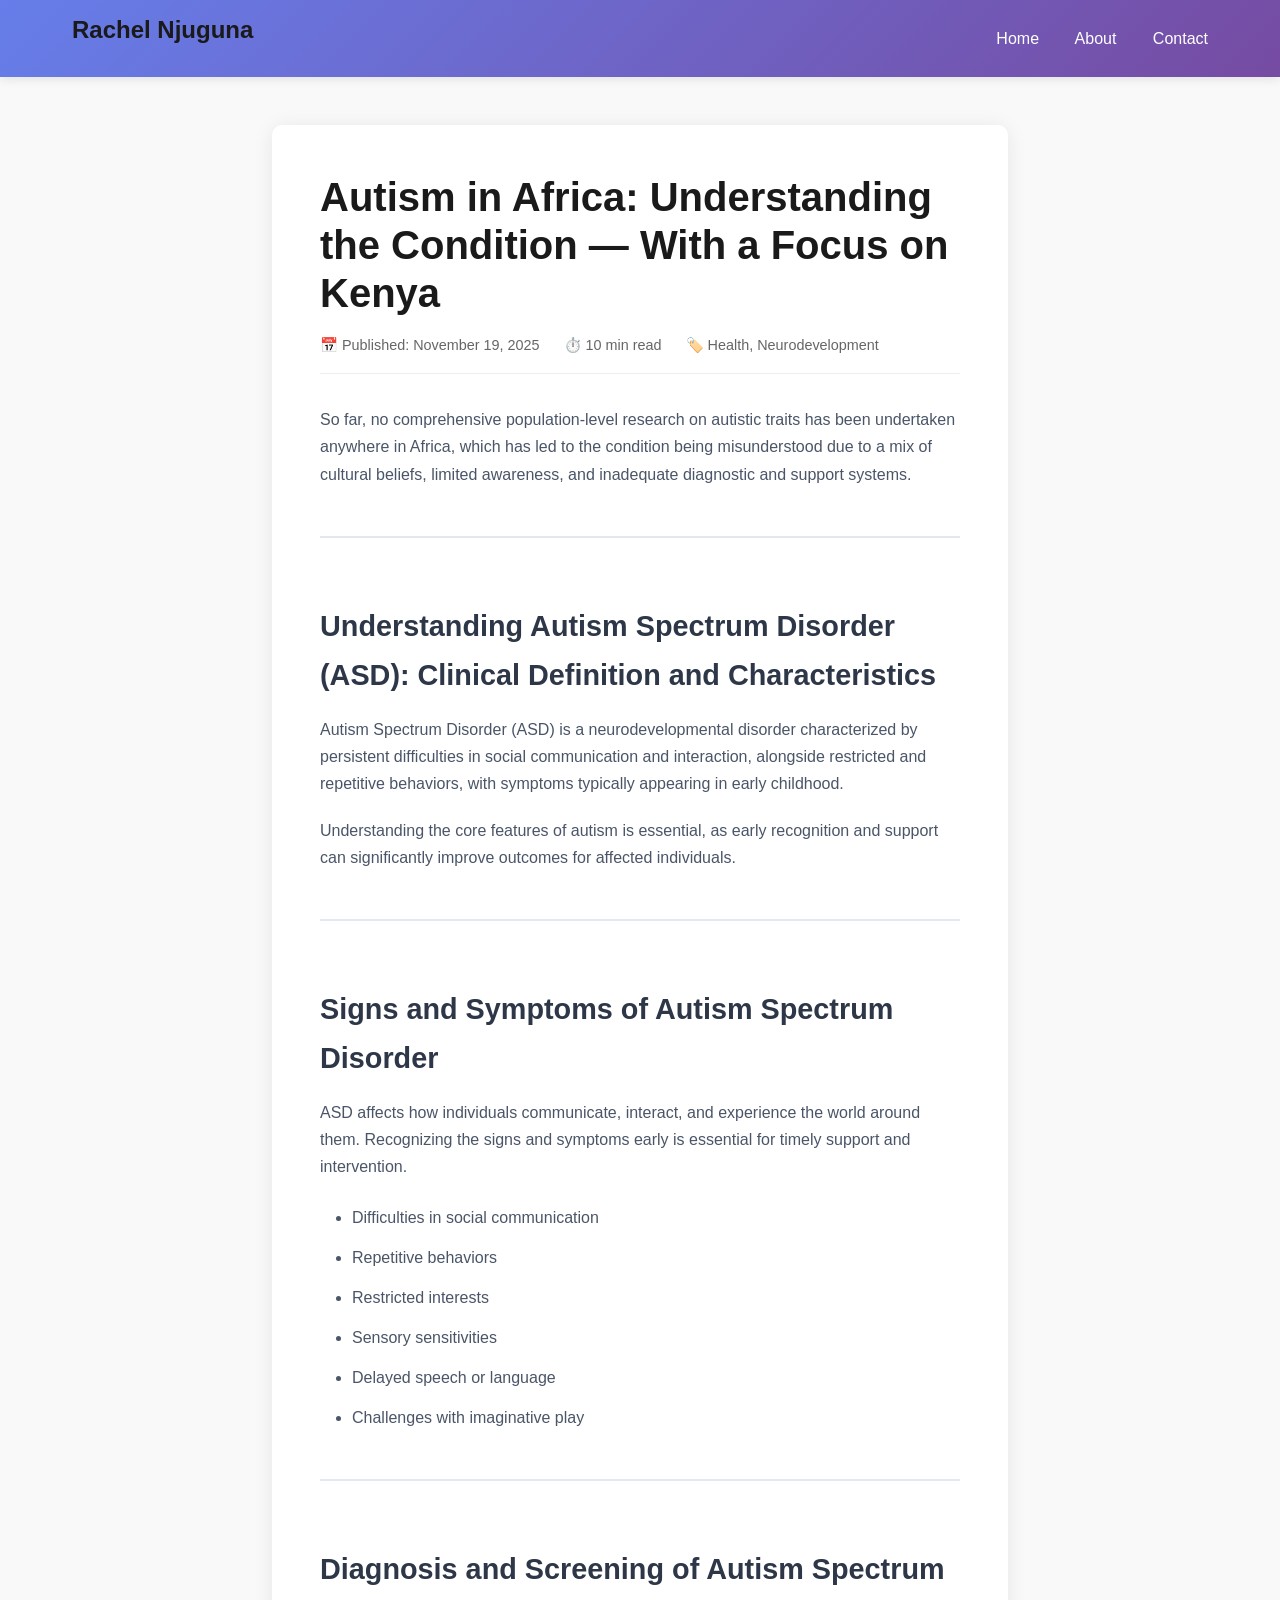
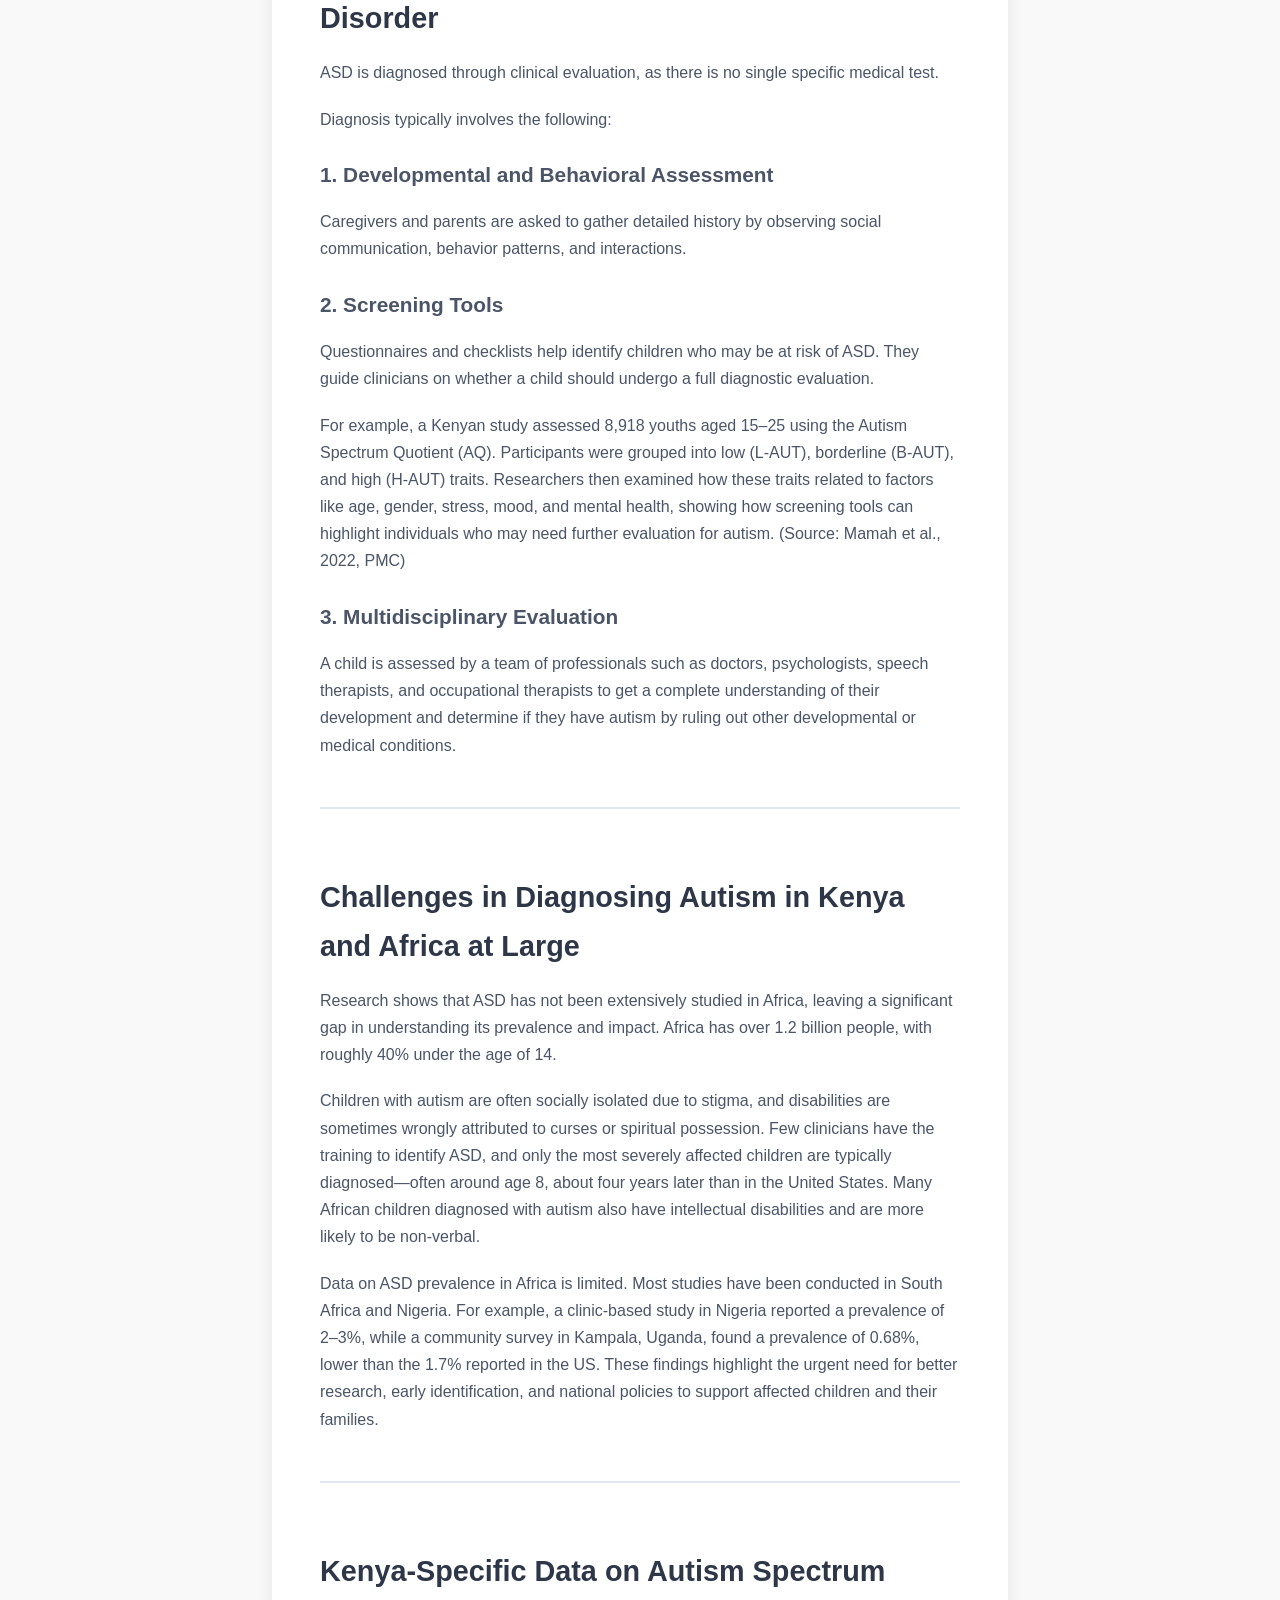
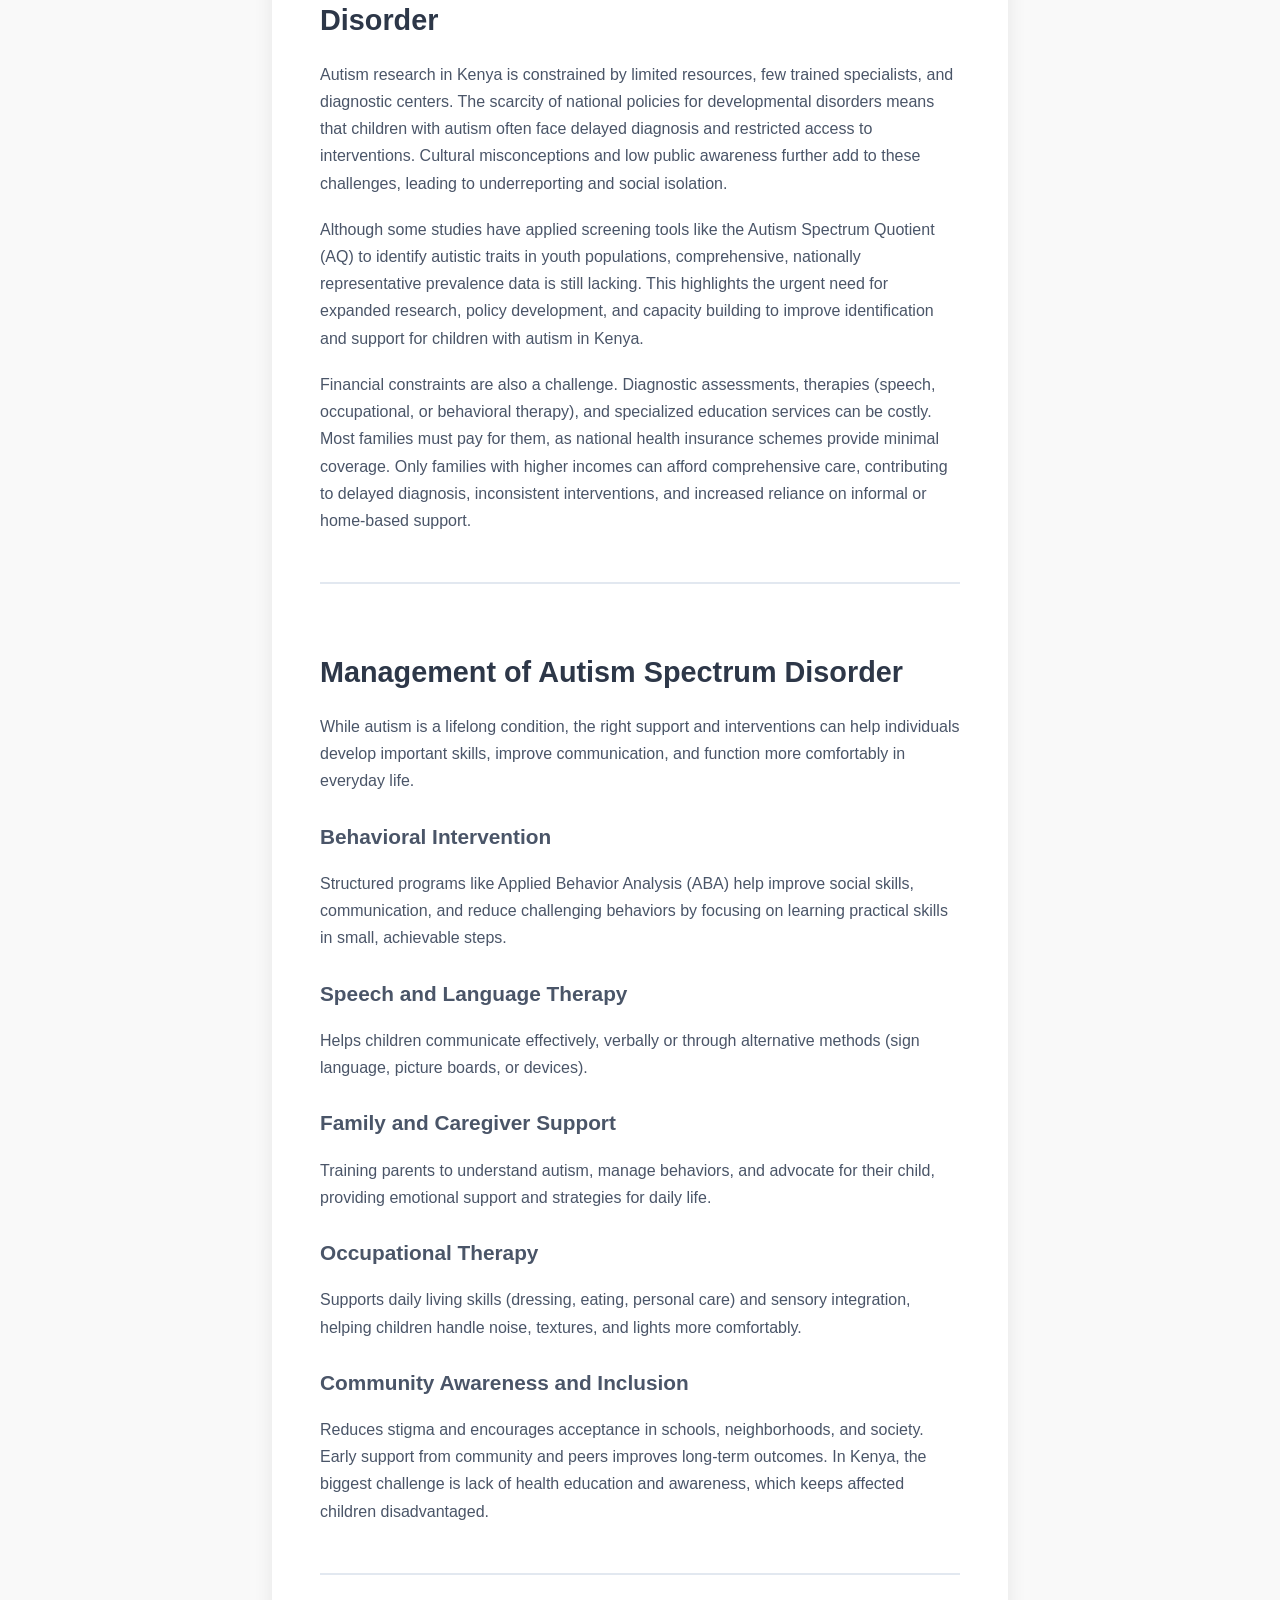
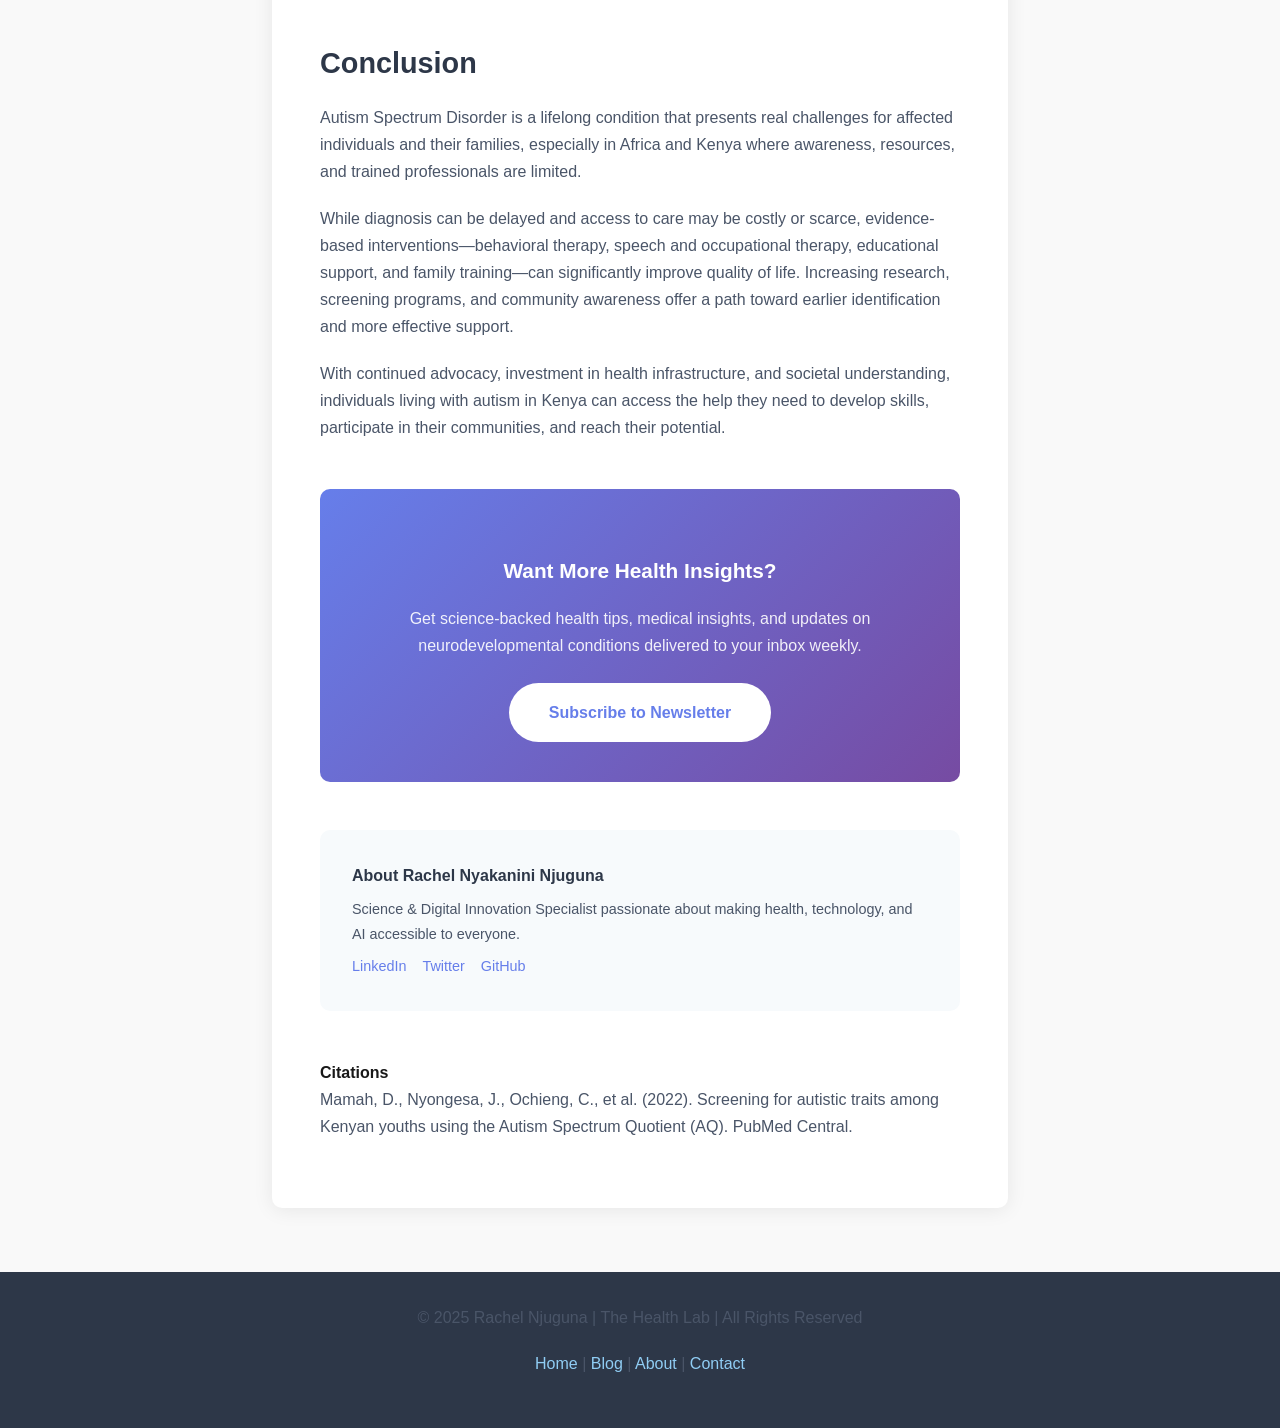
<file: blog5.html>
<!DOCTYPE html>
<html lang="en">
<head>
    <meta charset="UTF-8">
    <meta name="viewport" content="width=device-width, initial-scale=1.0">
    <meta name="description" content="A clear look at autism in Africa with a focus on Kenya—covering signs, diagnosis, challenges, stigma, research gaps, and what families can do for better support.">
    <meta name="keywords" content="Autism in Africa, Autism in Kenya, ASD, Autism Spectrum Disorder, developmental disorders, autism awareness, autism support">
    <meta name="author" content="Rachel Nyakanini Njuguna">

    <meta property="og:title" content="Autism in Africa: Understanding the Condition in Kenya">
    <meta property="og:description" content="A clear look at autism in Africa with a focus on Kenya—covering signs, diagnosis, challenges, stigma, research gaps, and support strategies.">
    <meta property="og:type" content="article">
    <link rel="stylesheet" href="blog-style.css">

    <title>Autism in Africa: Understanding the Condition in Kenya | Rachel Njuguna</title>
</head>
<body>
    <header>
        <nav>
            <h1>Rachel Njuguna</h1>
            <div>
                <section class="nav-links">
                    <a href="index.html#home">Home</a>
                    <a href="index.html#about">About</a>
                    <a href="index.html#contact">Contact</a>
                </section>
            </div>
        </nav>
    </header>

    <main>
        <article>
            <h1>Autism in Africa: Understanding the Condition — With a Focus on Kenya</h1>
            
            <div class="article-meta">
                <span>📅 Published: November 19, 2025</span>
                <span>⏱️ 10 min read</span>
                <span>🏷️ Health, Neurodevelopment</span>
            </div>

            <p>So far, no comprehensive population-level research on autistic traits has been undertaken anywhere in Africa, which has led to the condition being misunderstood due to a mix of cultural beliefs, limited awareness, and inadequate diagnostic and support systems.</p>

            <hr>

            <h2>Understanding Autism Spectrum Disorder (ASD): Clinical Definition and Characteristics</h2>

            <p>Autism Spectrum Disorder (ASD) is a neurodevelopmental disorder characterized by persistent difficulties in social communication and interaction, alongside restricted and repetitive behaviors, with symptoms typically appearing in early childhood.</p>

            <p>Understanding the core features of autism is essential, as early recognition and support can significantly improve outcomes for affected individuals.</p>

            <hr>

            <h2>Signs and Symptoms of Autism Spectrum Disorder</h2>

            <p>ASD affects how individuals communicate, interact, and experience the world around them. Recognizing the signs and symptoms early is essential for timely support and intervention.</p>

            <ul>
                <li>Difficulties in social communication</li>
                <li>Repetitive behaviors</li>
                <li>Restricted interests</li>
                <li>Sensory sensitivities</li>
                <li>Delayed speech or language</li>
                <li>Challenges with imaginative play</li>
            </ul>

            <hr>

            <h2>Diagnosis and Screening of Autism Spectrum Disorder</h2>

            <p>ASD is diagnosed through clinical evaluation, as there is no single specific medical test.</p>
            <p>Diagnosis typically involves the following:</p>

            <h3>1. Developmental and Behavioral Assessment</h3>
            <p>Caregivers and parents are asked to gather detailed history by observing social communication, behavior patterns, and interactions.</p>

            <h3>2. Screening Tools</h3>
            <p>Questionnaires and checklists help identify children who may be at risk of ASD. They guide clinicians on whether a child should undergo a full diagnostic evaluation.</p>

            <p>For example, a Kenyan study assessed 8,918 youths aged 15–25 using the Autism Spectrum Quotient (AQ). Participants were grouped into low (L-AUT), borderline (B-AUT), and high (H-AUT) traits. Researchers then examined how these traits related to factors like age, gender, stress, mood, and mental health, showing how screening tools can highlight individuals who may need further evaluation for autism. (Source: Mamah et al., 2022, PMC)</p>

            <h3>3. Multidisciplinary Evaluation</h3>
            <p>A child is assessed by a team of professionals such as doctors, psychologists, speech therapists, and occupational therapists to get a complete understanding of their development and determine if they have autism by ruling out other developmental or medical conditions.</p>

            <hr>

            <h2>Challenges in Diagnosing Autism in Kenya and Africa at Large</h2>

            <p>Research shows that ASD has not been extensively studied in Africa, leaving a significant gap in understanding its prevalence and impact. Africa has over 1.2 billion people, with roughly 40% under the age of 14.</p>

            <p>Children with autism are often socially isolated due to stigma, and disabilities are sometimes wrongly attributed to curses or spiritual possession. Few clinicians have the training to identify ASD, and only the most severely affected children are typically diagnosed—often around age 8, about four years later than in the United States. Many African children diagnosed with autism also have intellectual disabilities and are more likely to be non-verbal.</p>

            <p>Data on ASD prevalence in Africa is limited. Most studies have been conducted in South Africa and Nigeria. For example, a clinic-based study in Nigeria reported a prevalence of 2–3%, while a community survey in Kampala, Uganda, found a prevalence of 0.68%, lower than the 1.7% reported in the US. These findings highlight the urgent need for better research, early identification, and national policies to support affected children and their families.</p>

            <hr>

            <h2>Kenya-Specific Data on Autism Spectrum Disorder</h2>

            <p>Autism research in Kenya is constrained by limited resources, few trained specialists, and diagnostic centers. The scarcity of national policies for developmental disorders means that children with autism often face delayed diagnosis and restricted access to interventions. Cultural misconceptions and low public awareness further add to these challenges, leading to underreporting and social isolation.</p>

            <p>Although some studies have applied screening tools like the Autism Spectrum Quotient (AQ) to identify autistic traits in youth populations, comprehensive, nationally representative prevalence data is still lacking. This highlights the urgent need for expanded research, policy development, and capacity building to improve identification and support for children with autism in Kenya.</p>

            <p>Financial constraints are also a challenge. Diagnostic assessments, therapies (speech, occupational, or behavioral therapy), and specialized education services can be costly. Most families must pay for them, as national health insurance schemes provide minimal coverage. Only families with higher incomes can afford comprehensive care, contributing to delayed diagnosis, inconsistent interventions, and increased reliance on informal or home-based support.</p>

            <hr>

            <h2>Management of Autism Spectrum Disorder</h2>

            <p>While autism is a lifelong condition, the right support and interventions can help individuals develop important skills, improve communication, and function more comfortably in everyday life.</p>

            <h3>Behavioral Intervention</h3>
            <p>Structured programs like Applied Behavior Analysis (ABA) help improve social skills, communication, and reduce challenging behaviors by focusing on learning practical skills in small, achievable steps.</p>

            <h3>Speech and Language Therapy</h3>
            <p>Helps children communicate effectively, verbally or through alternative methods (sign language, picture boards, or devices).</p>

            <h3>Family and Caregiver Support</h3>
            <p>Training parents to understand autism, manage behaviors, and advocate for their child, providing emotional support and strategies for daily life.</p>

            <h3>Occupational Therapy</h3>
            <p>Supports daily living skills (dressing, eating, personal care) and sensory integration, helping children handle noise, textures, and lights more comfortably.</p>

            <h3>Community Awareness and Inclusion</h3>
            <p>Reduces stigma and encourages acceptance in schools, neighborhoods, and society. Early support from community and peers improves long-term outcomes. In Kenya, the biggest challenge is lack of health education and awareness, which keeps affected children disadvantaged.</p>

            <hr>

            <h2>Conclusion</h2>

            <p>Autism Spectrum Disorder is a lifelong condition that presents real challenges for affected individuals and their families, especially in Africa and Kenya where awareness, resources, and trained professionals are limited.</p>

            <p>While diagnosis can be delayed and access to care may be costly or scarce, evidence-based interventions—behavioral therapy, speech and occupational therapy, educational support, and family training—can significantly improve quality of life. Increasing research, screening programs, and community awareness offer a path toward earlier identification and more effective support.</p>

            <p>With continued advocacy, investment in health infrastructure, and societal understanding, individuals living with autism in Kenya can access the help they need to develop skills, participate in their communities, and reach their potential.</p>

            <div class="cta-section">
                <h3>Want More Health Insights?</h3>
                <p>Get science-backed health tips, medical insights, and updates on neurodevelopmental conditions delivered to your inbox weekly.</p>
                <a href="#newsletter" class="cta-button">Subscribe to Newsletter</a>
            </div>

            <div class="author-box">
                <div class="author-info">
                    <h4>About Rachel Nyakanini Njuguna</h4>
                    <p>Science & Digital Innovation Specialist passionate about making health, technology, and AI accessible to everyone.</p>
                    <div class="social-links">
                        <a href="#">LinkedIn</a>
                        <a href="#">Twitter</a>
                        <a href="#">GitHub</a>
                    </div>
                </div>
            </div>

            <div class="citations">
                <h4>Citations</h4>
                <p>Mamah, D., Nyongesa, J., Ochieng, C., et al. (2022). Screening for autistic traits among Kenyan youths using the Autism Spectrum Quotient (AQ). PubMed Central.</p>
            </div>

        </article>
    </main>

    <footer>
        <p>© 2025 Rachel Njuguna | The Health Lab | All Rights Reserved</p>
        <p><a href="/">Home</a> | <a href="/blog">Blog</a> | <a href="/about">About</a> | <a href="/contact">Contact</a></p>
    </footer>
</body>
</html>
</file>
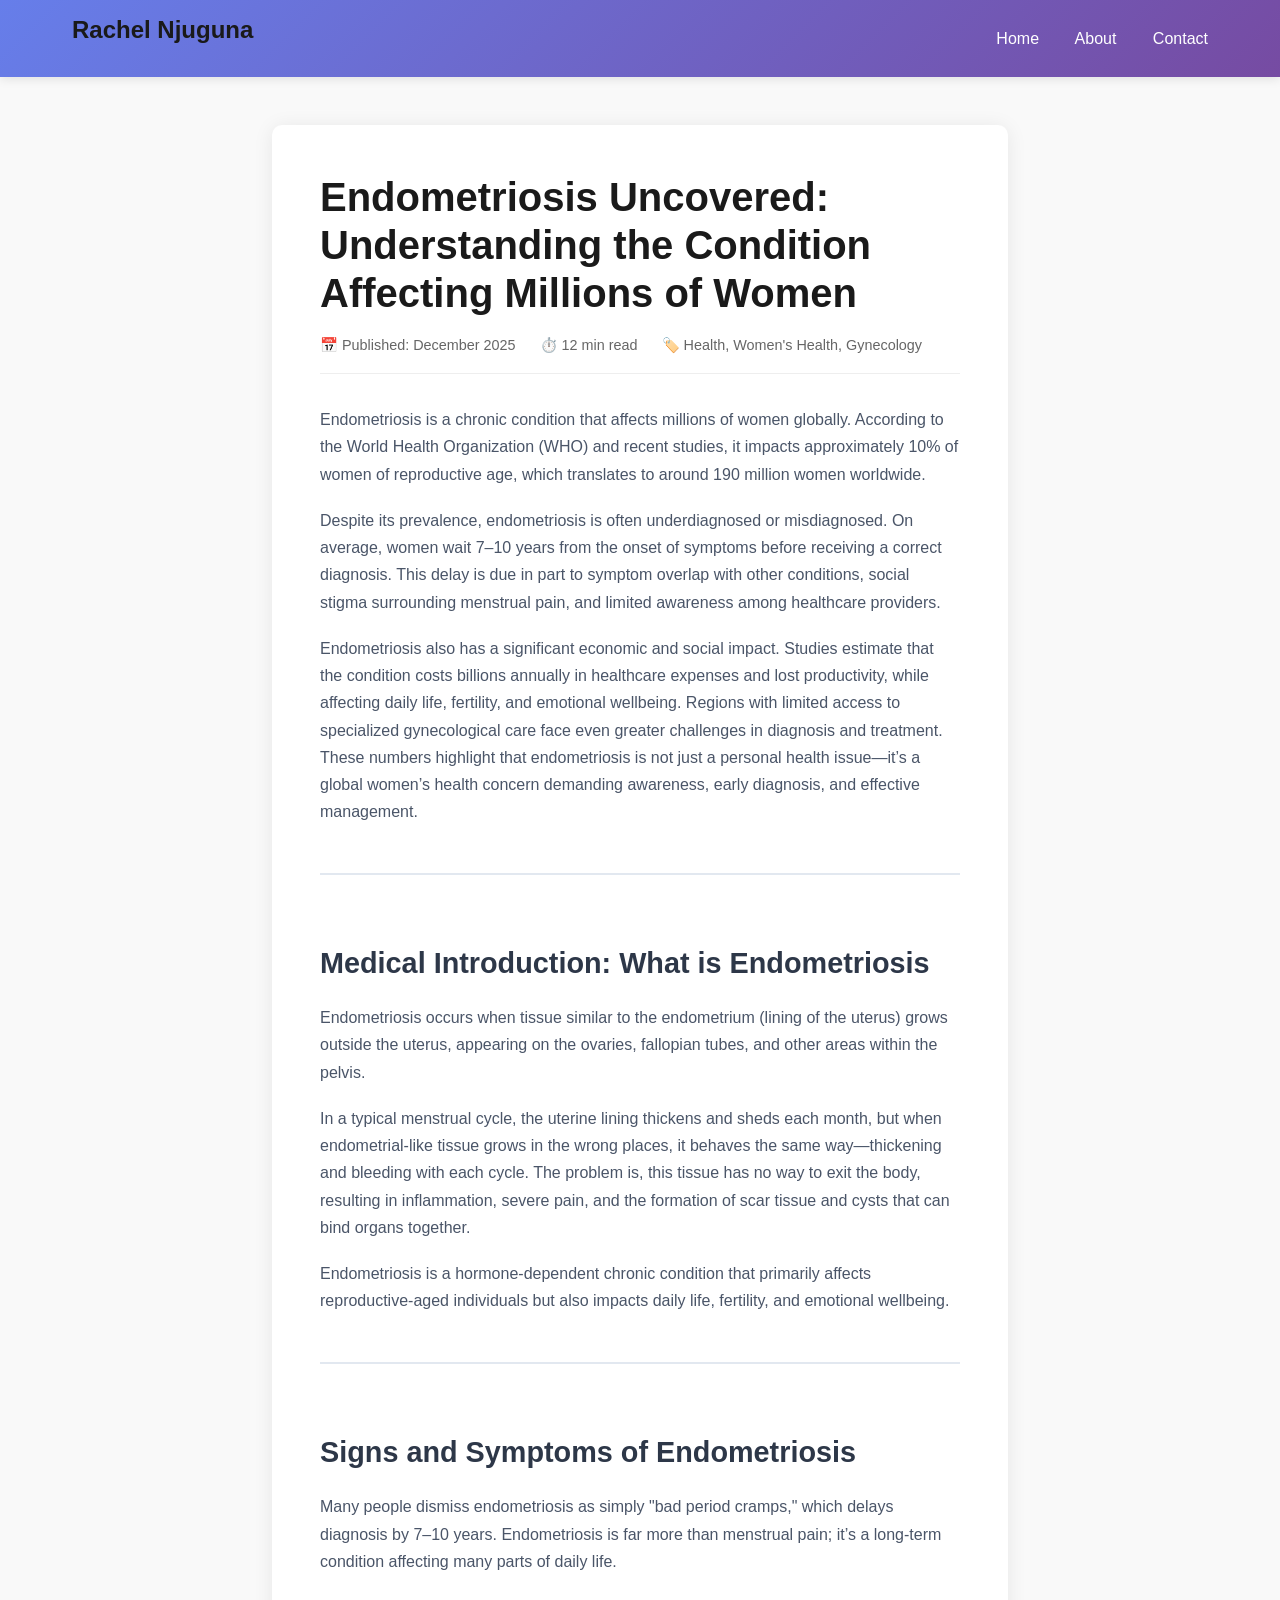
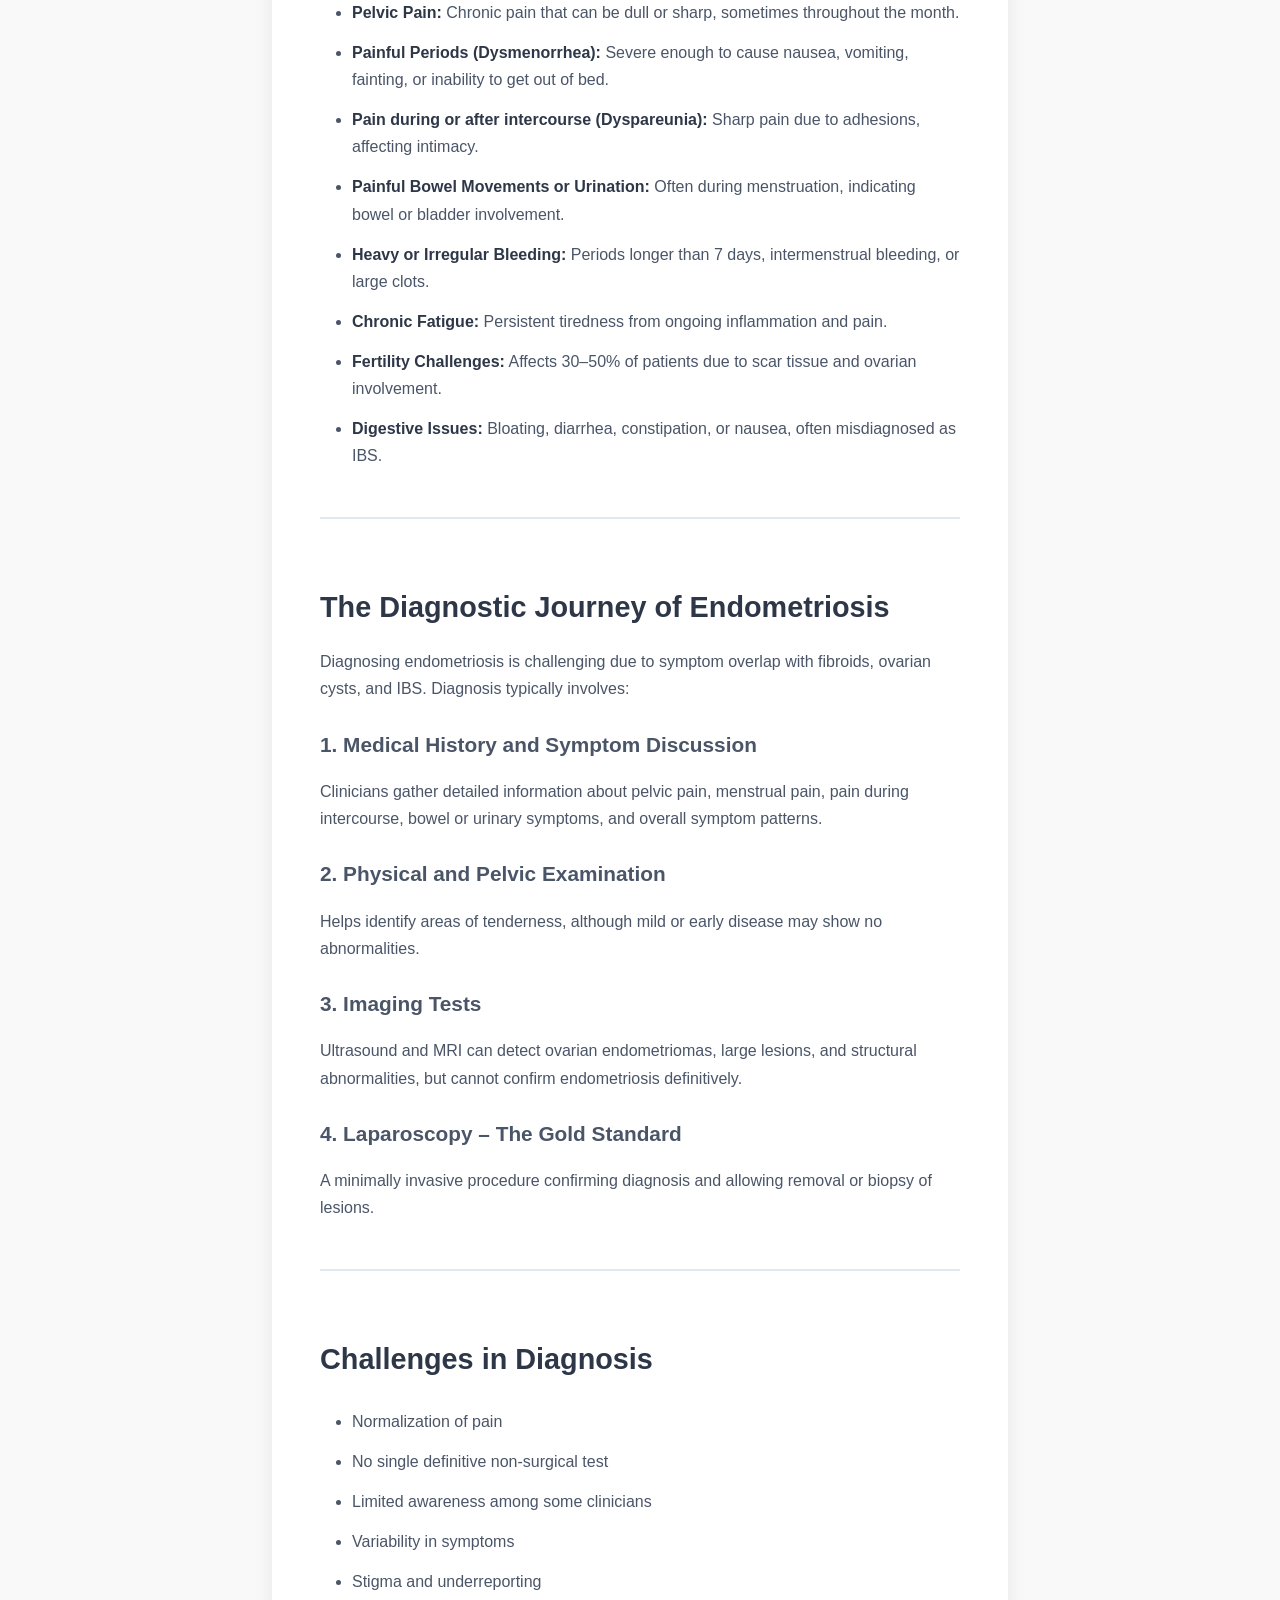
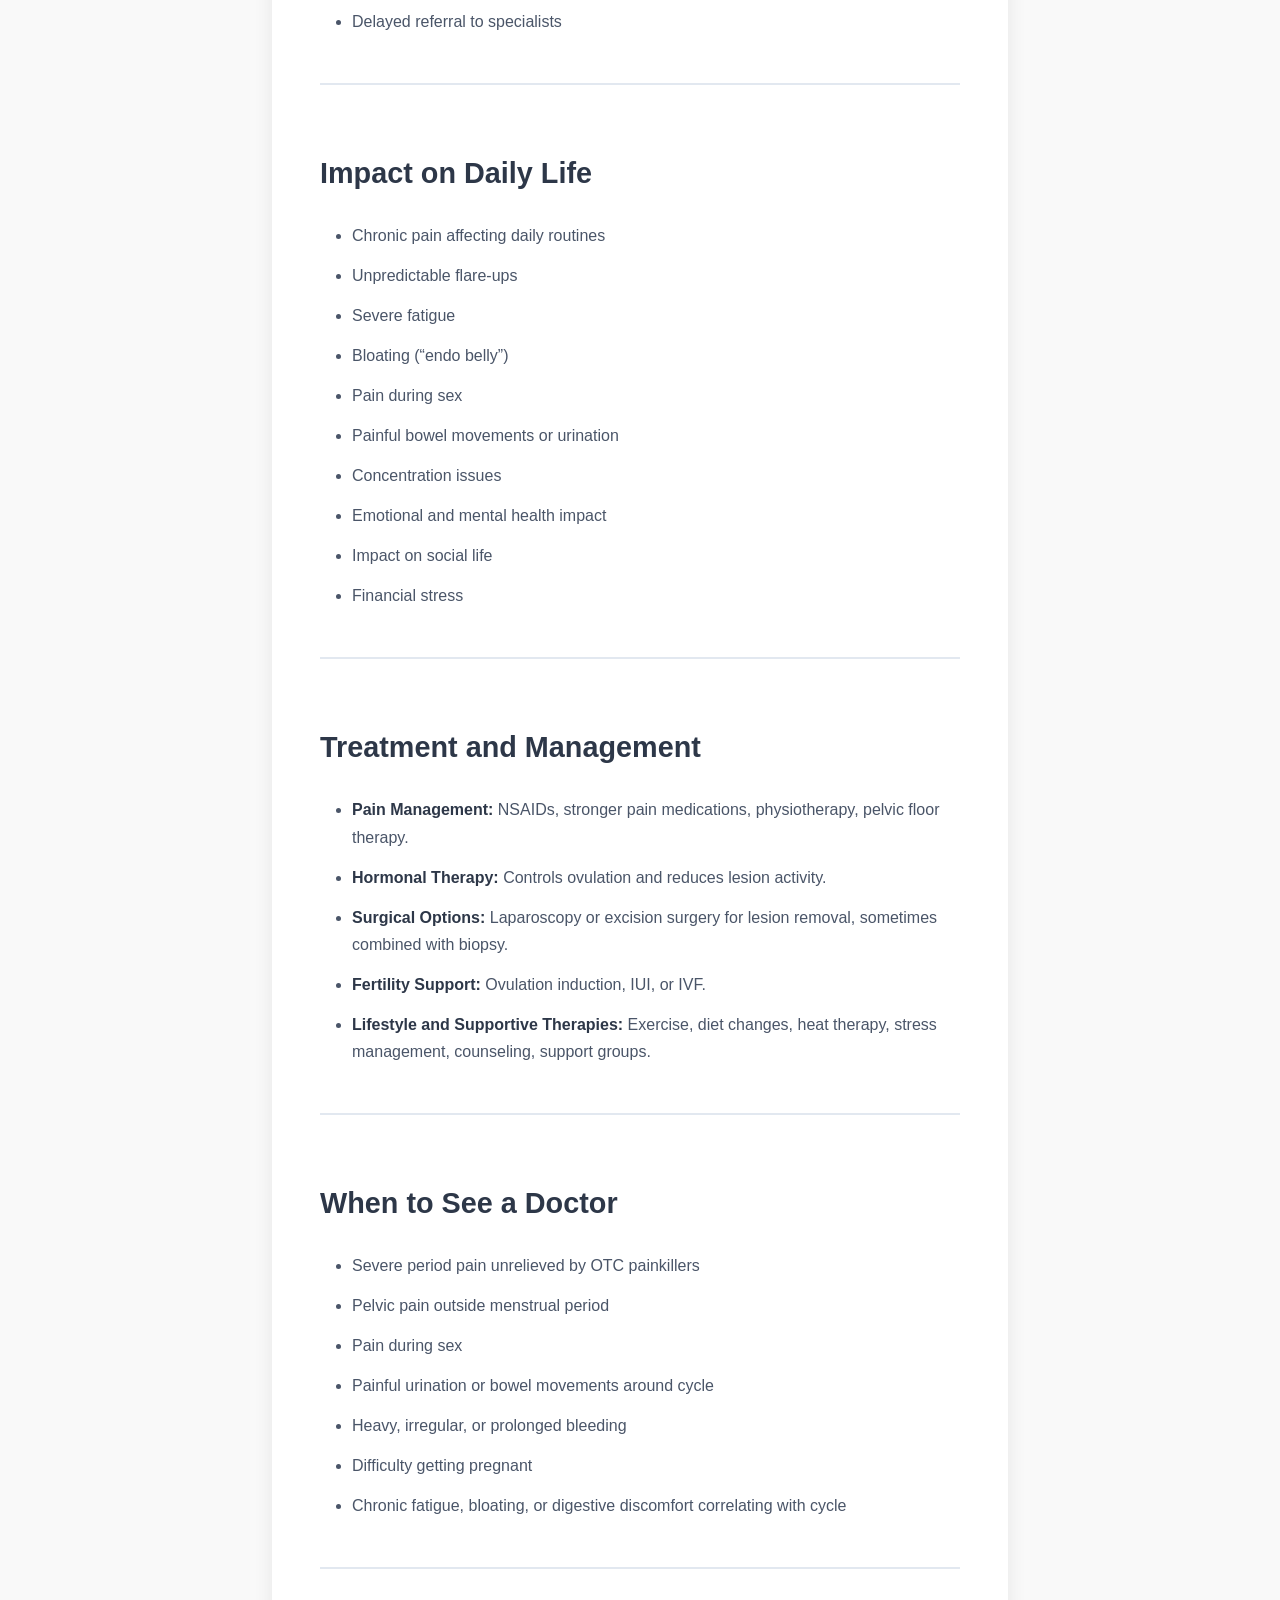
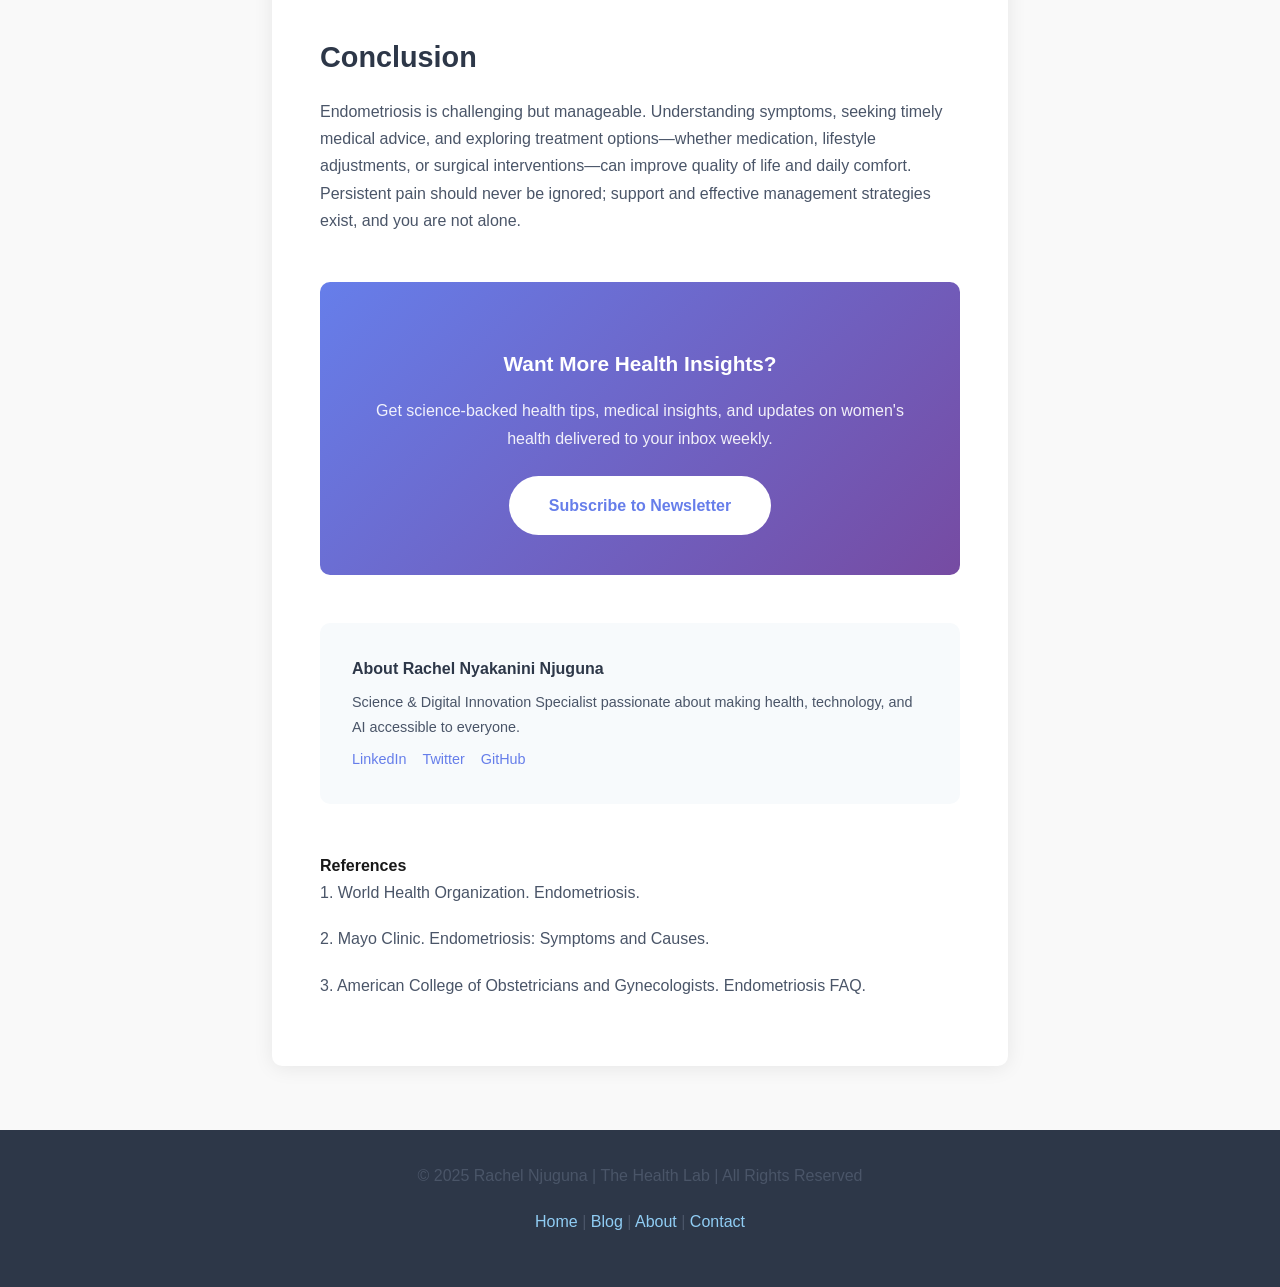
<file: blog6.html>
<!DOCTYPE html>
<html lang="en">
<head>
    <meta charset="UTF-8">
    <meta name="viewport" content="width=device-width, initial-scale=1.0">
    <meta name="description" content="An in-depth look at endometriosis, covering symptoms, diagnosis, challenges, treatment options, and management strategies for women worldwide.">
    <meta name="keywords" content="Endometriosis, Women's Health, Pelvic Pain, Reproductive Health, Dysmenorrhea, Infertility, Gynecology">
    <meta name="author" content="Rachel Nyakanini Njuguna">

    <meta property="og:title" content="Endometriosis Uncovered: Understanding the Condition Affecting Millions of Women">
    <meta property="og:description" content="Explore endometriosis, its symptoms, diagnosis, daily life impact, and management strategies to help women improve quality of life.">
    <meta property="og:type" content="article">
    <link rel="stylesheet" href="blog-style.css">

    <title>Endometriosis Uncovered: Understanding the Condition Affecting Millions of Women | Rachel Njuguna</title>
</head>
<body>
    <header>
        <nav>
            <h1>Rachel Njuguna</h1>
            <div>
                <section class="nav-links">
                    <a href="index.html#home">Home</a>
                    <a href="index.html#about">About</a>
                    <a href="index.html#contact">Contact</a>
                </section>
            </div>
        </nav>
    </header>

    <main>
        <article>
            <h1>Endometriosis Uncovered: Understanding the Condition Affecting Millions of Women</h1>
            
            <div class="article-meta">
                <span>📅 Published: December 2025</span>
                <span>⏱️ 12 min read</span>
                <span>🏷️ Health, Women's Health, Gynecology</span>
            </div>

            <p>Endometriosis is a chronic condition that affects millions of women globally. According to the World Health Organization (WHO) and recent studies, it impacts approximately 10% of women of reproductive age, which translates to around 190 million women worldwide.</p>

            <p>Despite its prevalence, endometriosis is often underdiagnosed or misdiagnosed. On average, women wait 7–10 years from the onset of symptoms before receiving a correct diagnosis. This delay is due in part to symptom overlap with other conditions, social stigma surrounding menstrual pain, and limited awareness among healthcare providers.</p>

            <p>Endometriosis also has a significant economic and social impact. Studies estimate that the condition costs billions annually in healthcare expenses and lost productivity, while affecting daily life, fertility, and emotional wellbeing. Regions with limited access to specialized gynecological care face even greater challenges in diagnosis and treatment. These numbers highlight that endometriosis is not just a personal health issue—it’s a global women’s health concern demanding awareness, early diagnosis, and effective management.</p>

            <hr>

            <h2>Medical Introduction: What is Endometriosis</h2>
            <p>Endometriosis occurs when tissue similar to the endometrium (lining of the uterus) grows outside the uterus, appearing on the ovaries, fallopian tubes, and other areas within the pelvis.</p>
            <p>In a typical menstrual cycle, the uterine lining thickens and sheds each month, but when endometrial-like tissue grows in the wrong places, it behaves the same way—thickening and bleeding with each cycle. The problem is, this tissue has no way to exit the body, resulting in inflammation, severe pain, and the formation of scar tissue and cysts that can bind organs together.</p>
            <p>Endometriosis is a hormone-dependent chronic condition that primarily affects reproductive-aged individuals but also impacts daily life, fertility, and emotional wellbeing.</p>

            <hr>

            <h2>Signs and Symptoms of Endometriosis</h2>
            <p>Many people dismiss endometriosis as simply "bad period cramps," which delays diagnosis by 7–10 years. Endometriosis is far more than menstrual pain; it’s a long-term condition affecting many parts of daily life.</p>
            <ul>
                <li><strong>Pelvic Pain:</strong> Chronic pain that can be dull or sharp, sometimes throughout the month.</li>
                <li><strong>Painful Periods (Dysmenorrhea):</strong> Severe enough to cause nausea, vomiting, fainting, or inability to get out of bed.</li>
                <li><strong>Pain during or after intercourse (Dyspareunia):</strong> Sharp pain due to adhesions, affecting intimacy.</li>
                <li><strong>Painful Bowel Movements or Urination:</strong> Often during menstruation, indicating bowel or bladder involvement.</li>
                <li><strong>Heavy or Irregular Bleeding:</strong> Periods longer than 7 days, intermenstrual bleeding, or large clots.</li>
                <li><strong>Chronic Fatigue:</strong> Persistent tiredness from ongoing inflammation and pain.</li>
                <li><strong>Fertility Challenges:</strong> Affects 30–50% of patients due to scar tissue and ovarian involvement.</li>
                <li><strong>Digestive Issues:</strong> Bloating, diarrhea, constipation, or nausea, often misdiagnosed as IBS.</li>
            </ul>

            <hr>

            <h2>The Diagnostic Journey of Endometriosis</h2>
            <p>Diagnosing endometriosis is challenging due to symptom overlap with fibroids, ovarian cysts, and IBS. Diagnosis typically involves:</p>

            <h3>1. Medical History and Symptom Discussion</h3>
            <p>Clinicians gather detailed information about pelvic pain, menstrual pain, pain during intercourse, bowel or urinary symptoms, and overall symptom patterns.</p>

            <h3>2. Physical and Pelvic Examination</h3>
            <p>Helps identify areas of tenderness, although mild or early disease may show no abnormalities.</p>

            <h3>3. Imaging Tests</h3>
            <p>Ultrasound and MRI can detect ovarian endometriomas, large lesions, and structural abnormalities, but cannot confirm endometriosis definitively.</p>

            <h3>4. Laparoscopy – The Gold Standard</h3>
            <p>A minimally invasive procedure confirming diagnosis and allowing removal or biopsy of lesions.</p>

            <hr>

            <h2>Challenges in Diagnosis</h2>
            <ul>
                <li>Normalization of pain</li>
                <li>No single definitive non-surgical test</li>
                <li>Limited awareness among some clinicians</li>
                <li>Variability in symptoms</li>
                <li>Stigma and underreporting</li>
                <li>Delayed referral to specialists</li>
            </ul>

            <hr>

            <h2>Impact on Daily Life</h2>
            <ul>
                <li>Chronic pain affecting daily routines</li>
                <li>Unpredictable flare-ups</li>
                <li>Severe fatigue</li>
                <li>Bloating (“endo belly”)</li>
                <li>Pain during sex</li>
                <li>Painful bowel movements or urination</li>
                <li>Concentration issues</li>
                <li>Emotional and mental health impact</li>
                <li>Impact on social life</li>
                <li>Financial stress</li>
            </ul>

            <hr>

            <h2>Treatment and Management</h2>
            <ul>
                <li><strong>Pain Management:</strong> NSAIDs, stronger pain medications, physiotherapy, pelvic floor therapy.</li>
                <li><strong>Hormonal Therapy:</strong> Controls ovulation and reduces lesion activity.</li>
                <li><strong>Surgical Options:</strong> Laparoscopy or excision surgery for lesion removal, sometimes combined with biopsy.</li>
                <li><strong>Fertility Support:</strong> Ovulation induction, IUI, or IVF.</li>
                <li><strong>Lifestyle and Supportive Therapies:</strong> Exercise, diet changes, heat therapy, stress management, counseling, support groups.</li>
            </ul>

            <hr>

            <h2>When to See a Doctor</h2>
            <ul>
                <li>Severe period pain unrelieved by OTC painkillers</li>
                <li>Pelvic pain outside menstrual period</li>
                <li>Pain during sex</li>
                <li>Painful urination or bowel movements around cycle</li>
                <li>Heavy, irregular, or prolonged bleeding</li>
                <li>Difficulty getting pregnant</li>
                <li>Chronic fatigue, bloating, or digestive discomfort correlating with cycle</li>
            </ul>

            <hr>

            <h2>Conclusion</h2>
            <p>Endometriosis is challenging but manageable. Understanding symptoms, seeking timely medical advice, and exploring treatment options—whether medication, lifestyle adjustments, or surgical interventions—can improve quality of life and daily comfort. Persistent pain should never be ignored; support and effective management strategies exist, and you are not alone.</p>

            <div class="cta-section">
                <h3>Want More Health Insights?</h3>
                <p>Get science-backed health tips, medical insights, and updates on women's health delivered to your inbox weekly.</p>
                <a href="#newsletter" class="cta-button">Subscribe to Newsletter</a>
            </div>

            <div class="author-box">
                <div class="author-info">
                    <h4>About Rachel Nyakanini Njuguna</h4>
                    <p>Science & Digital Innovation Specialist passionate about making health, technology, and AI accessible to everyone.</p>
                    <div class="social-links">
                        <a href="#">LinkedIn</a>
                        <a href="#">Twitter</a>
                        <a href="#">GitHub</a>
                    </div>
                </div>
            </div>

            <div class="citations">
                <h4>References</h4>
                <p>1. World Health Organization. Endometriosis.</p>
                <p>2. Mayo Clinic. Endometriosis: Symptoms and Causes.</p>
                <p>3. American College of Obstetricians and Gynecologists. Endometriosis FAQ.</p>
            </div>

        </article>
    </main>

    <footer>
        <p>© 2025 Rachel Njuguna | The Health Lab | All Rights Reserved</p>
        <p><a href="/">Home</a> | <a href="/blog">Blog</a> | <a href="/about">About</a> | <a href="/contact">Contact</a></p>
    </footer>
</body>
</html>
</file>
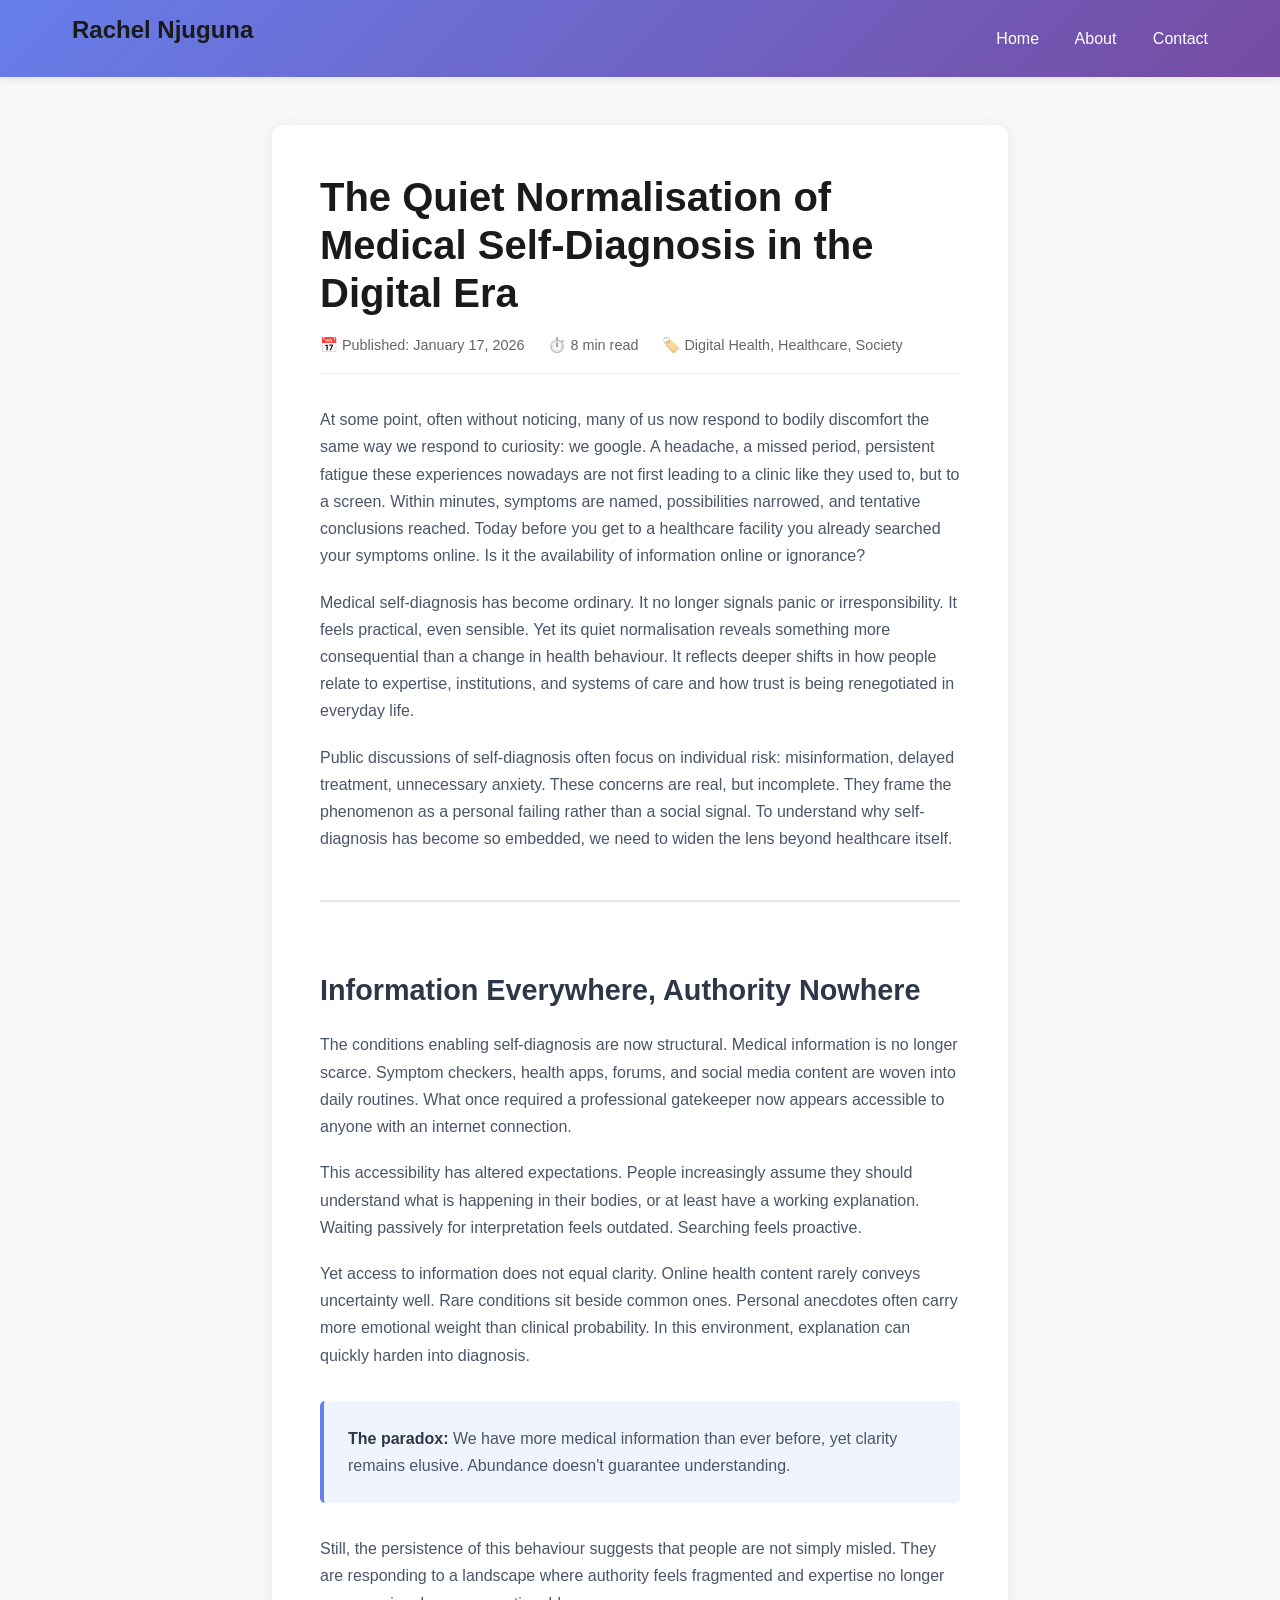
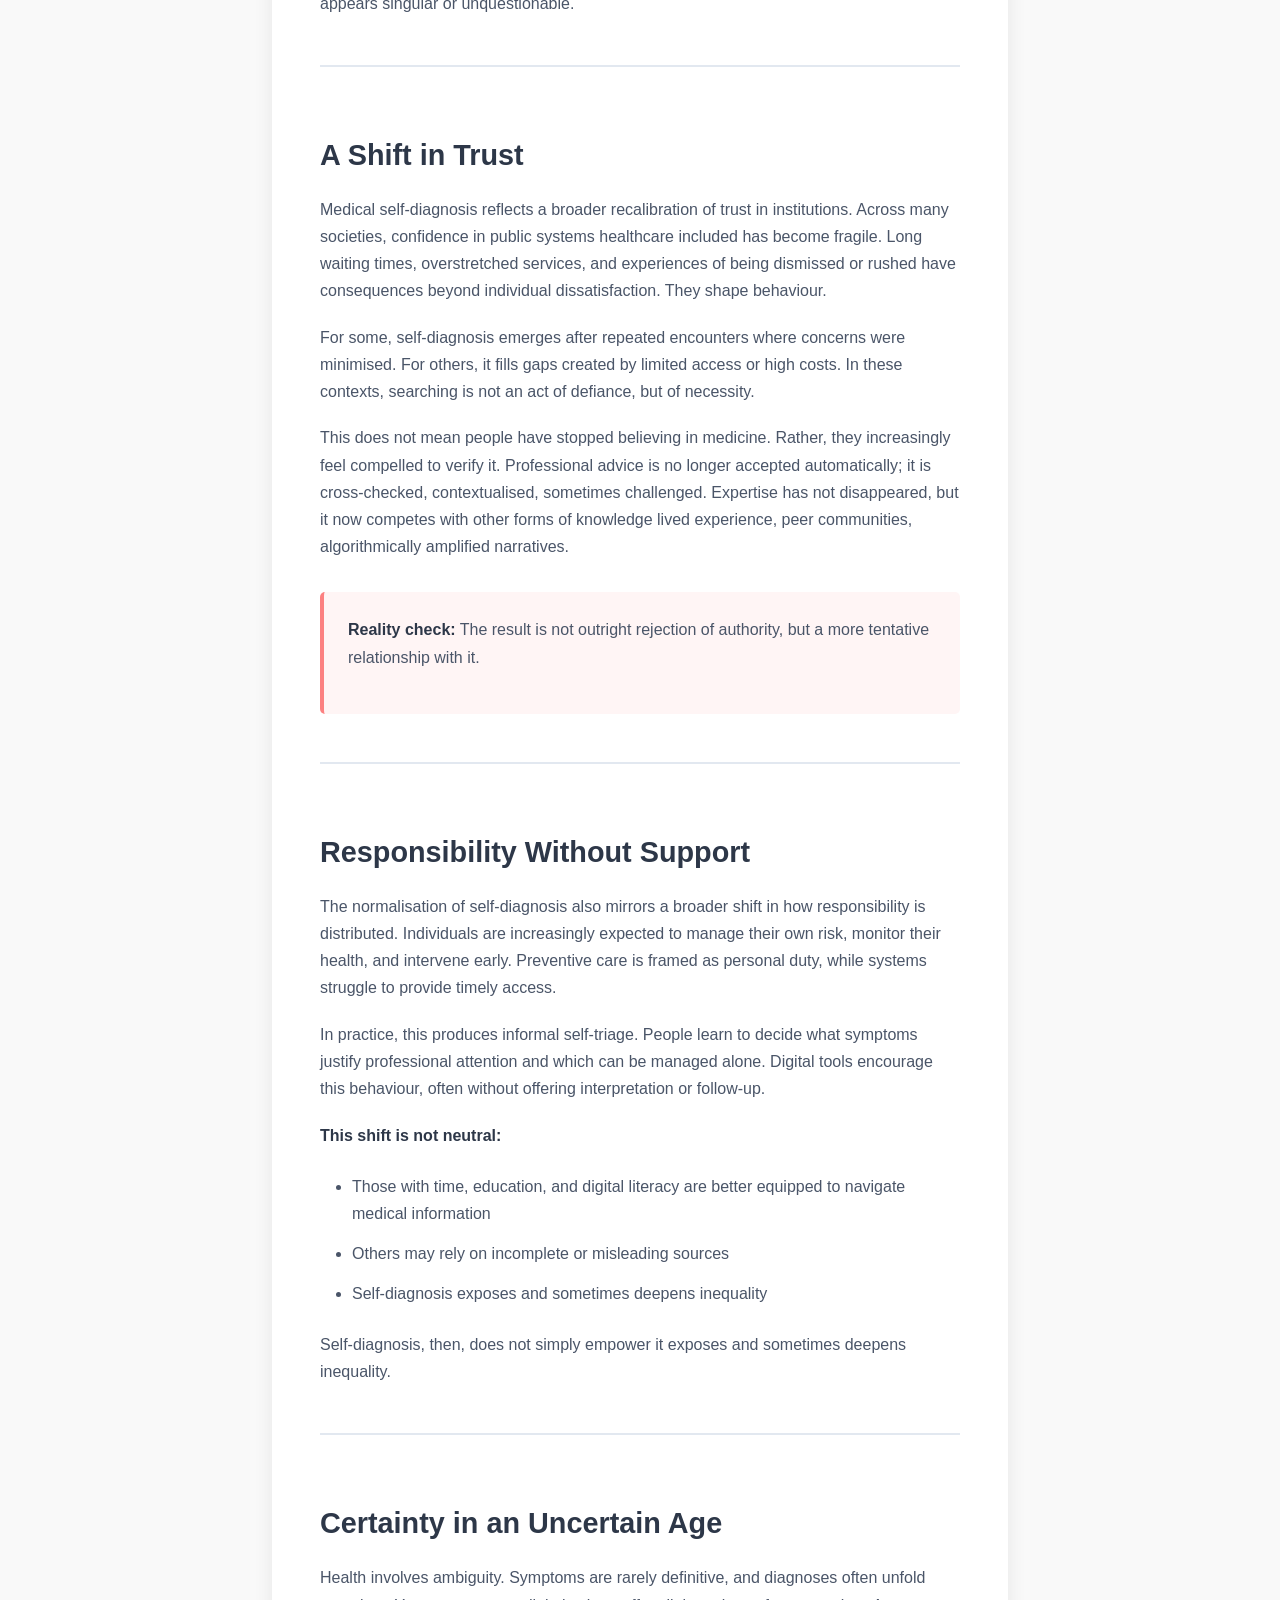
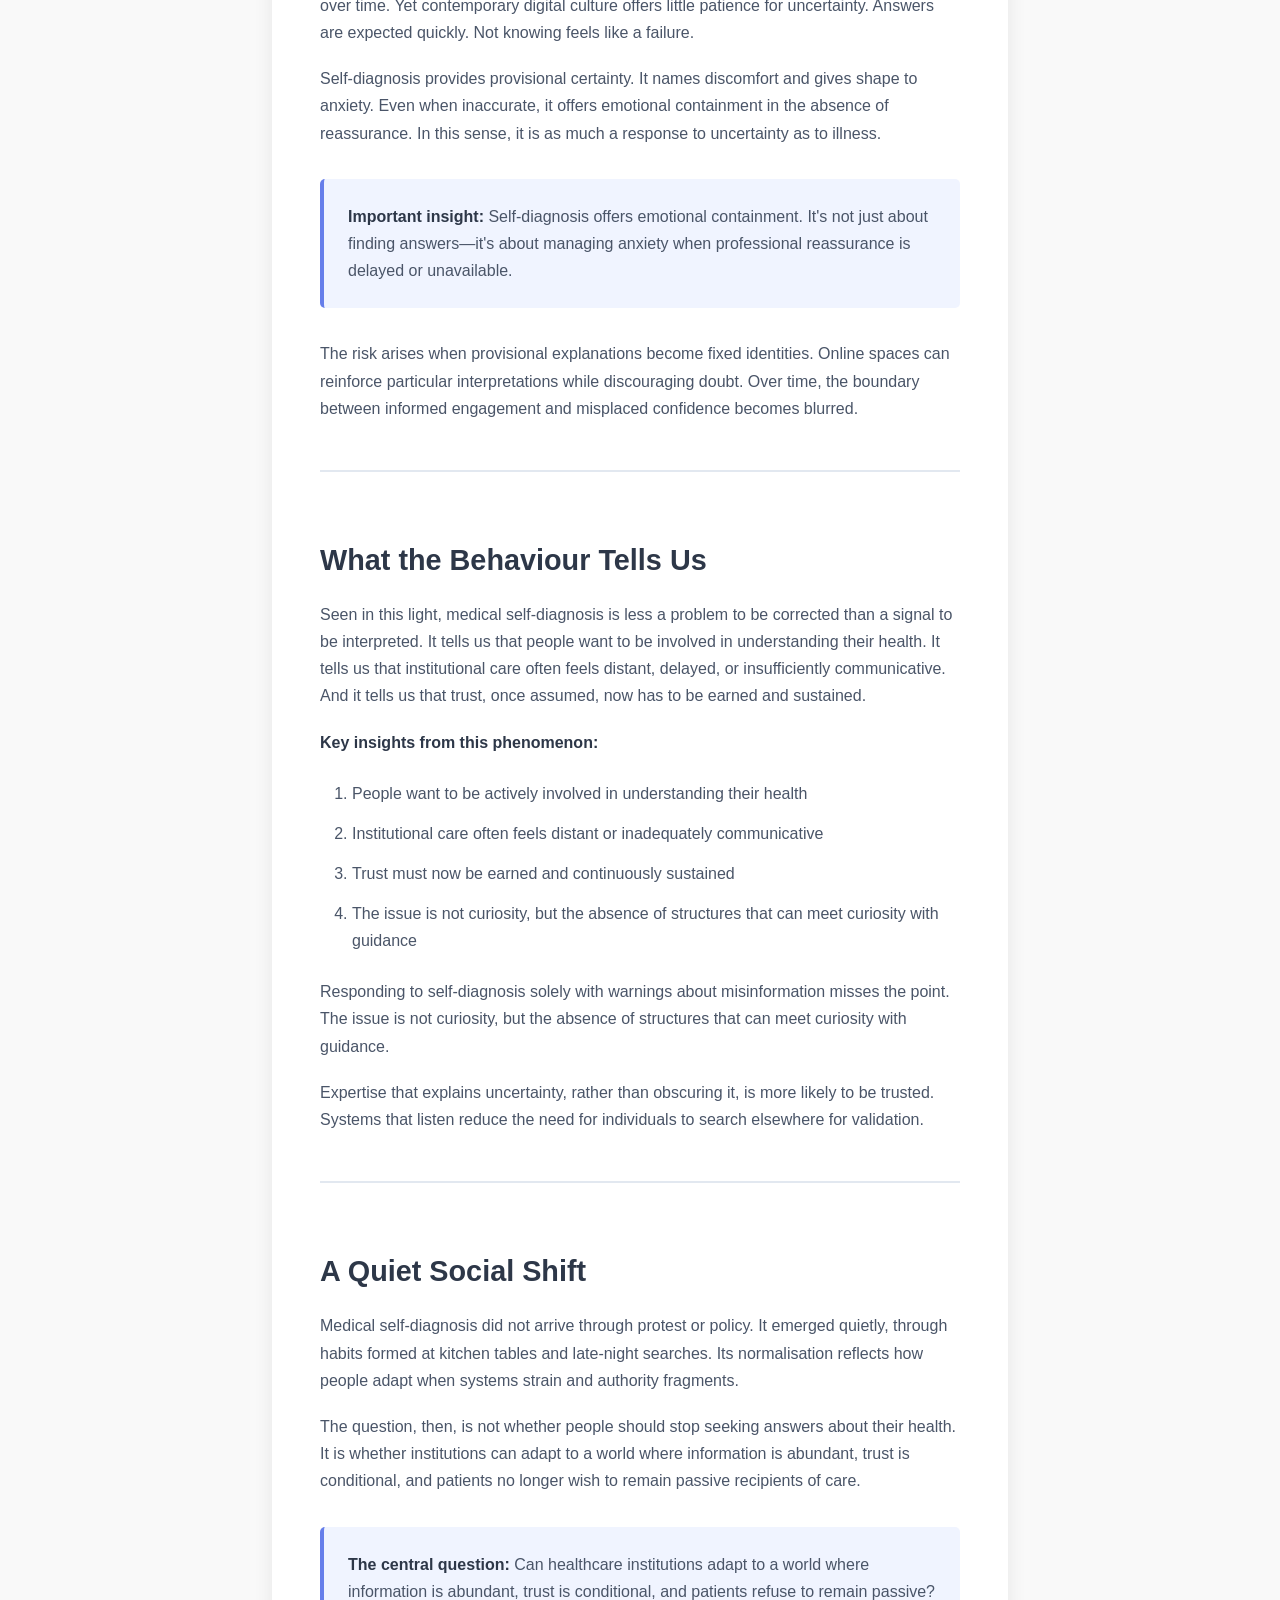
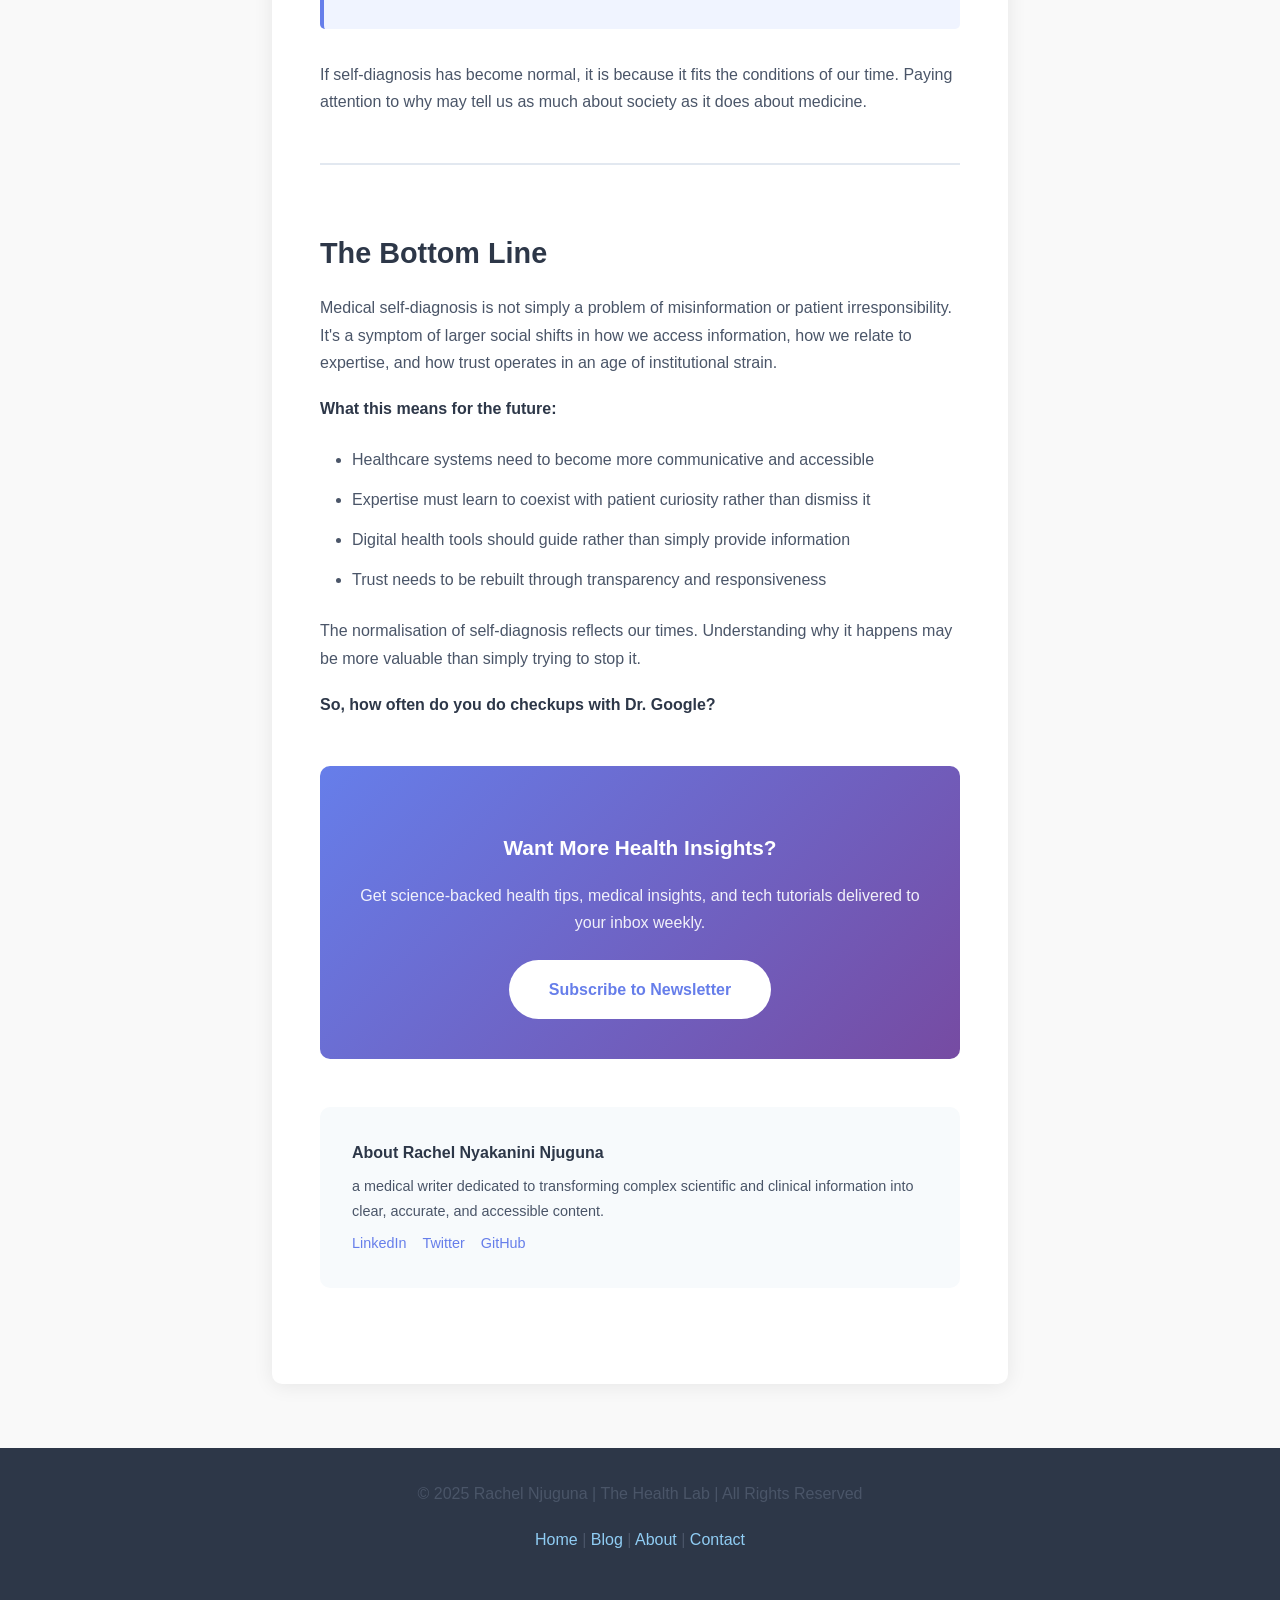
<file: blog7.html>
<!DOCTYPE html>
<html lang="en">
<head>
    <meta charset="UTF-8">
    <meta name="viewport" content="width=device-width, initial-scale=1.0">
    <meta name="description" content="Exploring how medical self-diagnosis has quietly become normal in the digital age. A deep dive into trust, expertise, and the changing relationship between patients and healthcare systems.">
    <meta name="keywords" content="medical self-diagnosis, digital health, Dr Google, health information, medical trust, healthcare systems, patient empowerment">
    <meta name="author" content="Rachel Nyakanini Njuguna">
    
    
    <meta property="og:title" content="The Quiet Normalisation of Medical Self-Diagnosis in the Digital Era">
    <meta property="og:description" content="Why googling symptoms has become ordinary—and what it tells us about trust, expertise, and modern healthcare.">
    <meta property="og:type" content="article">
    <link rel="stylesheet" href="blog-style.css">
    
    <title>The Quiet Normalisation of Medical Self-Diagnosis in the Digital Era | Rachel Njuguna</title>
    
</head>
<body>
    <header>
        <nav>
            <h1>Rachel Njuguna</h1>
            <div>
                 <section class="nav-links">
  <a href="index.html#home">Home</a>
  <a href="index.html#about">About</a>
  
  <a href="index.html#contact">Contact</a>
 
</section>
            </div>
        </nav>
    </header>

    <main>
        <article>
            <h1>The Quiet Normalisation of Medical Self-Diagnosis in the Digital Era</h1>
            
            <div class="article-meta">
                <span>📅 Published: January 17, 2026</span>
                <span>⏱️ 8 min read</span>
                <span>🏷️ Digital Health, Healthcare, Society</span>
            </div>

            <p>At some point, often without noticing, many of us now respond to bodily discomfort the same way we respond to curiosity: we google. A headache, a missed period, persistent fatigue these experiences nowadays are not first leading to a clinic like they used to, but to a screen. Within minutes, symptoms are named, possibilities narrowed, and tentative conclusions reached. Today before you get to a healthcare facility you already searched your symptoms online. Is it the availability of information online or ignorance?</p>

            <p>Medical self-diagnosis has become ordinary. It no longer signals panic or irresponsibility. It feels practical, even sensible. Yet its quiet normalisation reveals something more consequential than a change in health behaviour. It reflects deeper shifts in how people relate to expertise, institutions, and systems of care and how trust is being renegotiated in everyday life.</p>

            <p>Public discussions of self-diagnosis often focus on individual risk: misinformation, delayed treatment, unnecessary anxiety. These concerns are real, but incomplete. They frame the phenomenon as a personal failing rather than a social signal. To understand why self-diagnosis has become so embedded, we need to widen the lens beyond healthcare itself.</p>

            <hr>

            <h2>Information Everywhere, Authority Nowhere</h2>

            <p>The conditions enabling self-diagnosis are now structural. Medical information is no longer scarce. Symptom checkers, health apps, forums, and social media content are woven into daily routines. What once required a professional gatekeeper now appears accessible to anyone with an internet connection.</p>

            <p>This accessibility has altered expectations. People increasingly assume they should understand what is happening in their bodies, or at least have a working explanation. Waiting passively for interpretation feels outdated. Searching feels proactive.</p>

            <p>Yet access to information does not equal clarity. Online health content rarely conveys uncertainty well. Rare conditions sit beside common ones. Personal anecdotes often carry more emotional weight than clinical probability. In this environment, explanation can quickly harden into diagnosis.</p>

            <div class="info-box">
                <p><strong>The paradox:</strong> We have more medical information than ever before, yet clarity remains elusive. Abundance doesn't guarantee understanding.</p>
            </div>

            <p>Still, the persistence of this behaviour suggests that people are not simply misled. They are responding to a landscape where authority feels fragmented and expertise no longer appears singular or unquestionable.</p>

            <hr>

            <h2>A Shift in Trust</h2>

            <p>Medical self-diagnosis reflects a broader recalibration of trust in institutions. Across many societies, confidence in public systems healthcare included has become fragile. Long waiting times, overstretched services, and experiences of being dismissed or rushed have consequences beyond individual dissatisfaction. They shape behaviour.</p>

            <p>For some, self-diagnosis emerges after repeated encounters where concerns were minimised. For others, it fills gaps created by limited access or high costs. In these contexts, searching is not an act of defiance, but of necessity.</p>

            <p>This does not mean people have stopped believing in medicine. Rather, they increasingly feel compelled to verify it. Professional advice is no longer accepted automatically; it is cross-checked, contextualised, sometimes challenged. Expertise has not disappeared, but it now competes with other forms of knowledge lived experience, peer communities, algorithmically amplified narratives.</p>

            <div class="warning-box">
                <p><strong>Reality check:</strong> The result is not outright rejection of authority, but a more tentative relationship with it.</p>
            </div>

            <hr>

            <h2>Responsibility Without Support</h2>

            <p>The normalisation of self-diagnosis also mirrors a broader shift in how responsibility is distributed. Individuals are increasingly expected to manage their own risk, monitor their health, and intervene early. Preventive care is framed as personal duty, while systems struggle to provide timely access.</p>

            <p>In practice, this produces informal self-triage. People learn to decide what symptoms justify professional attention and which can be managed alone. Digital tools encourage this behaviour, often without offering interpretation or follow-up.</p>

            <p><strong>This shift is not neutral:</strong></p>
            <ul>
                <li>Those with time, education, and digital literacy are better equipped to navigate medical information</li>
                <li>Others may rely on incomplete or misleading sources</li>
                <li>Self-diagnosis exposes and sometimes deepens inequality</li>
            </ul>

            <p>Self-diagnosis, then, does not simply empower it exposes and sometimes deepens inequality.</p>

            <hr>

            <h2>Certainty in an Uncertain Age</h2>

            <p>Health involves ambiguity. Symptoms are rarely definitive, and diagnoses often unfold over time. Yet contemporary digital culture offers little patience for uncertainty. Answers are expected quickly. Not knowing feels like a failure.</p>

            <p>Self-diagnosis provides provisional certainty. It names discomfort and gives shape to anxiety. Even when inaccurate, it offers emotional containment in the absence of reassurance. In this sense, it is as much a response to uncertainty as to illness.</p>

            <div class="info-box">
                <p><strong>Important insight:</strong> Self-diagnosis offers emotional containment. It's not just about finding answers—it's about managing anxiety when professional reassurance is delayed or unavailable.</p>
            </div>

            <p>The risk arises when provisional explanations become fixed identities. Online spaces can reinforce particular interpretations while discouraging doubt. Over time, the boundary between informed engagement and misplaced confidence becomes blurred.</p>

            <hr>

            <h2>What the Behaviour Tells Us</h2>

            <p>Seen in this light, medical self-diagnosis is less a problem to be corrected than a signal to be interpreted. It tells us that people want to be involved in understanding their health. It tells us that institutional care often feels distant, delayed, or insufficiently communicative. And it tells us that trust, once assumed, now has to be earned and sustained.</p>

            <p><strong>Key insights from this phenomenon:</strong></p>
            <ol>
                <li>People want to be actively involved in understanding their health</li>
                <li>Institutional care often feels distant or inadequately communicative</li>
                <li>Trust must now be earned and continuously sustained</li>
                <li>The issue is not curiosity, but the absence of structures that can meet curiosity with guidance</li>
            </ol>

            <p>Responding to self-diagnosis solely with warnings about misinformation misses the point. The issue is not curiosity, but the absence of structures that can meet curiosity with guidance.</p>

            <p>Expertise that explains uncertainty, rather than obscuring it, is more likely to be trusted. Systems that listen reduce the need for individuals to search elsewhere for validation.</p>

            <hr>

            <h2>A Quiet Social Shift</h2>

            <p>Medical self-diagnosis did not arrive through protest or policy. It emerged quietly, through habits formed at kitchen tables and late-night searches. Its normalisation reflects how people adapt when systems strain and authority fragments.</p>

            <p>The question, then, is not whether people should stop seeking answers about their health. It is whether institutions can adapt to a world where information is abundant, trust is conditional, and patients no longer wish to remain passive recipients of care.</p>

            <div class="info-box">
                <p><strong>The central question:</strong> Can healthcare institutions adapt to a world where information is abundant, trust is conditional, and patients refuse to remain passive?</p>
            </div>

            <p>If self-diagnosis has become normal, it is because it fits the conditions of our time. Paying attention to why may tell us as much about society as it does about medicine.</p>

            <hr>

            <h2>The Bottom Line</h2>

            <p>Medical self-diagnosis is not simply a problem of misinformation or patient irresponsibility. It's a symptom of larger social shifts in how we access information, how we relate to expertise, and how trust operates in an age of institutional strain.</p>

            <p><strong>What this means for the future:</strong></p>
            <ul>
                <li>Healthcare systems need to become more communicative and accessible</li>
                <li>Expertise must learn to coexist with patient curiosity rather than dismiss it</li>
                <li>Digital health tools should guide rather than simply provide information</li>
                <li>Trust needs to be rebuilt through transparency and responsiveness</li>
            </ul>

            <p>The normalisation of self-diagnosis reflects our times. Understanding why it happens may be more valuable than simply trying to stop it.</p>

            <p><strong>So, how often do you do checkups with Dr. Google?</strong></p>

            <div class="cta-section">
                <h3>Want More Health Insights?</h3>
                <p>Get science-backed health tips, medical insights, and tech tutorials delivered to your inbox weekly.</p>
                <a href="#newsletter" class="cta-button">Subscribe to Newsletter</a>
            </div>

            <div class="author-box">
                <div class="author-info">
                    <h4>About Rachel Nyakanini Njuguna</h4>
                    <p>a medical writer dedicated to transforming complex scientific and clinical 
        information into clear, accurate, and accessible content.</p>
                    <div class="social-links">
                        <a href="#">LinkedIn</a>
                        <a href="#">Twitter</a>
                        <a href="#">GitHub</a>
                    </div>
                </div>
            </div>
        </article>
    </main>

    <footer>
        <p>© 2025 Rachel Njuguna | The Health Lab | All Rights Reserved</p>
        <p><a href="/">Home</a> | <a href="/blog">Blog</a> | <a href="/about">About</a> | <a href="/contact">Contact</a></p>
    </footer>
</body>
</html>
</file>
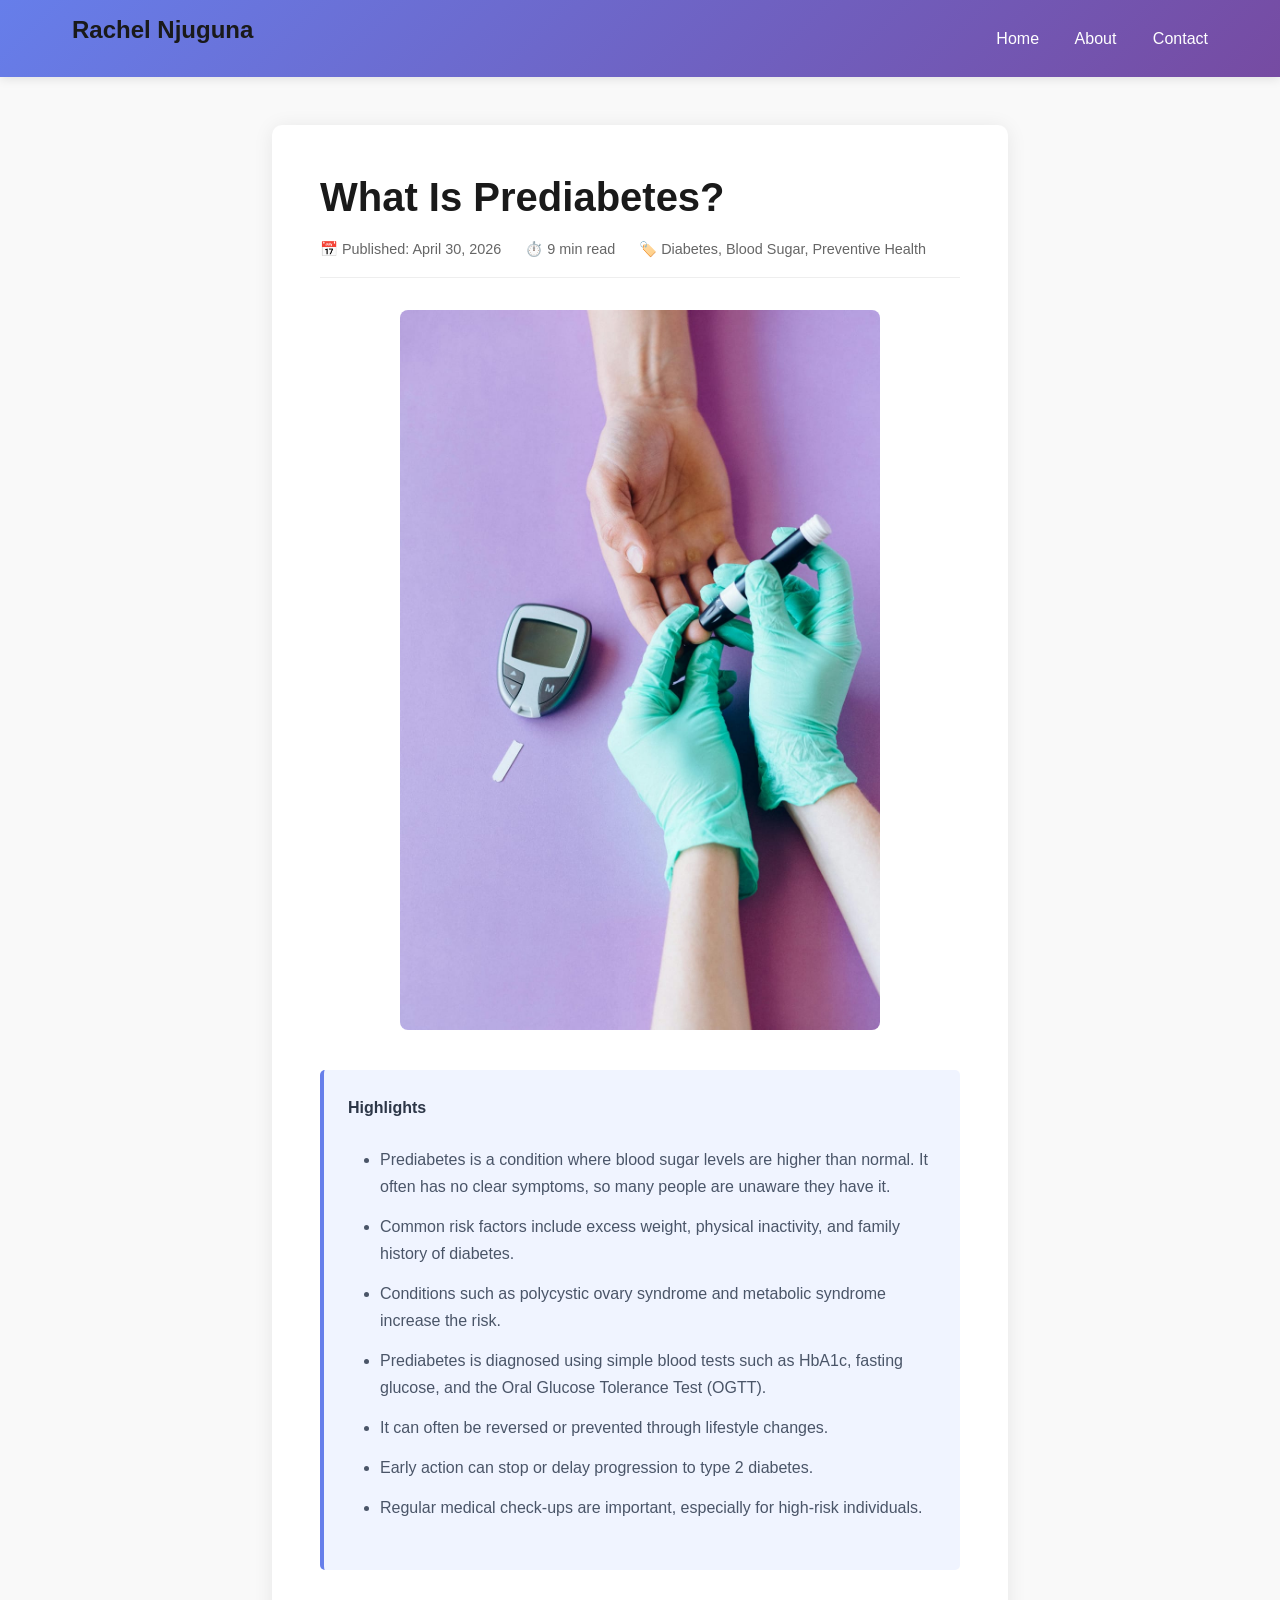
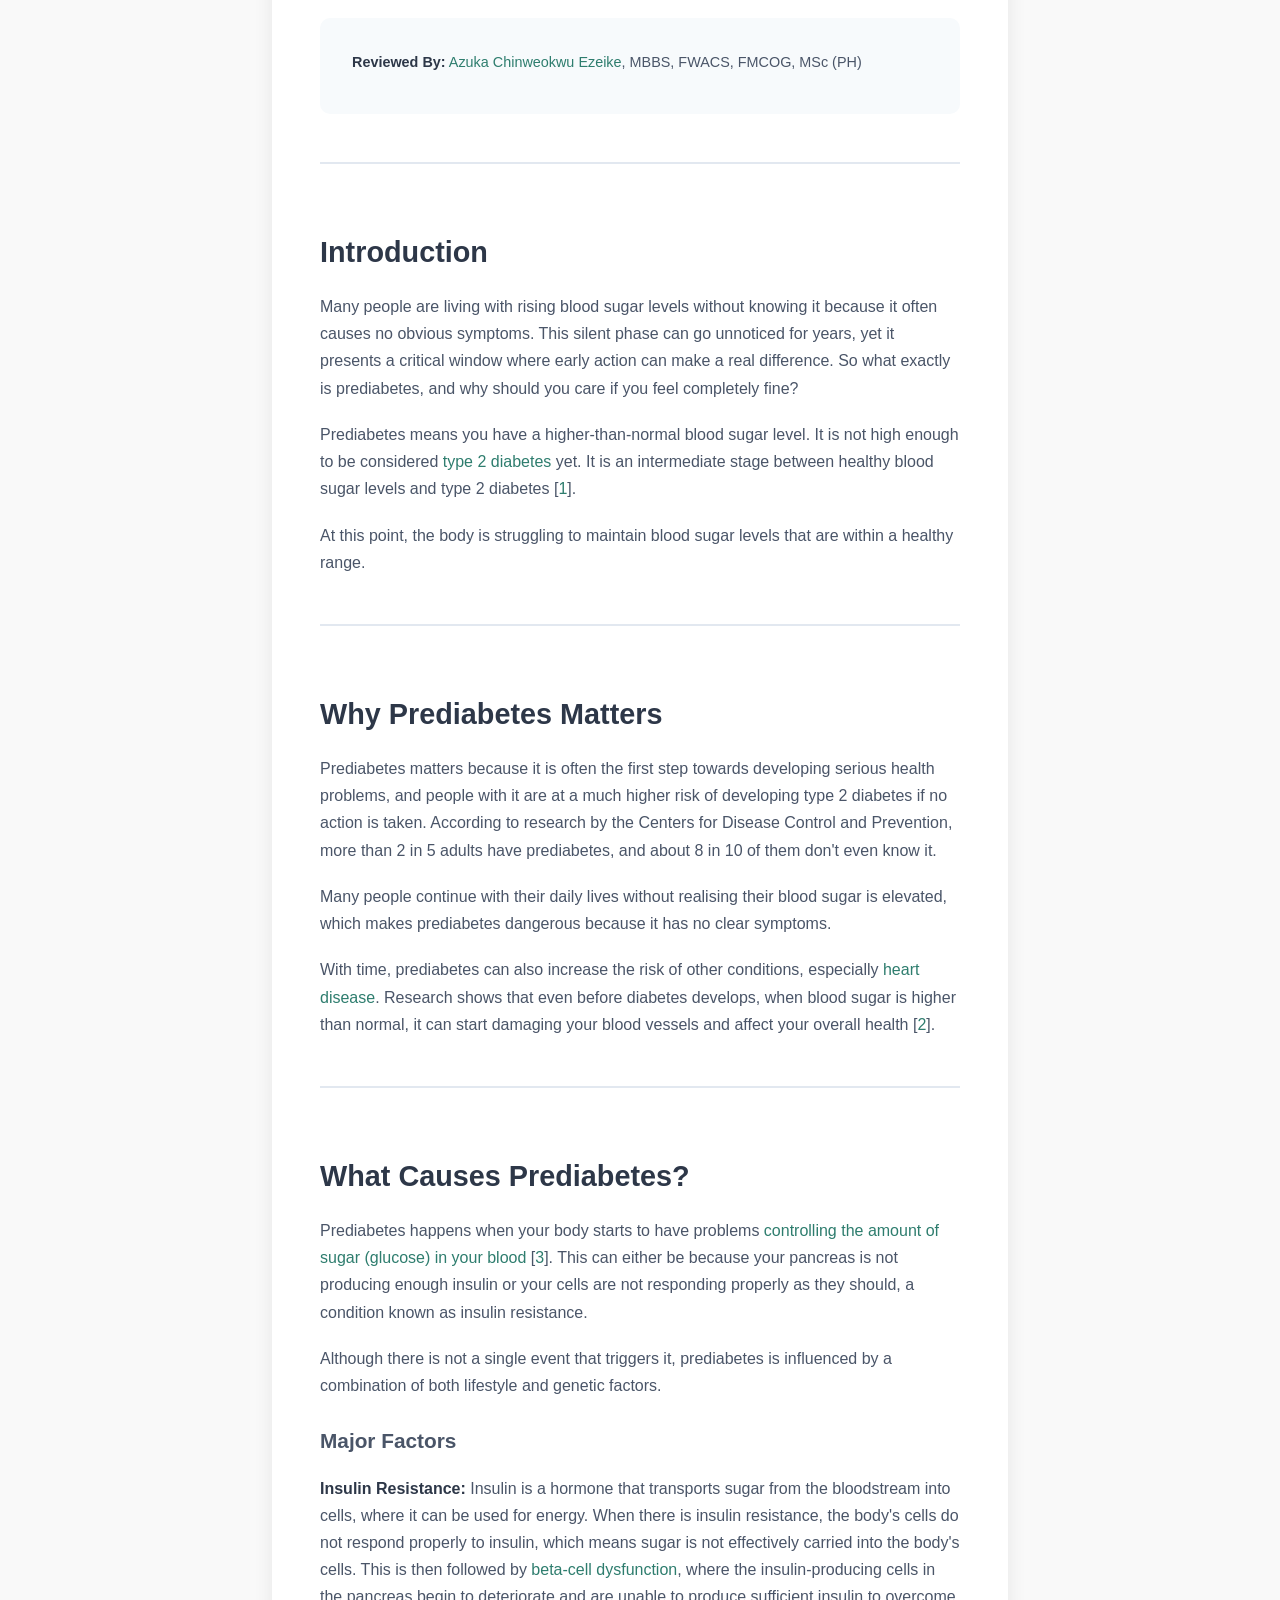
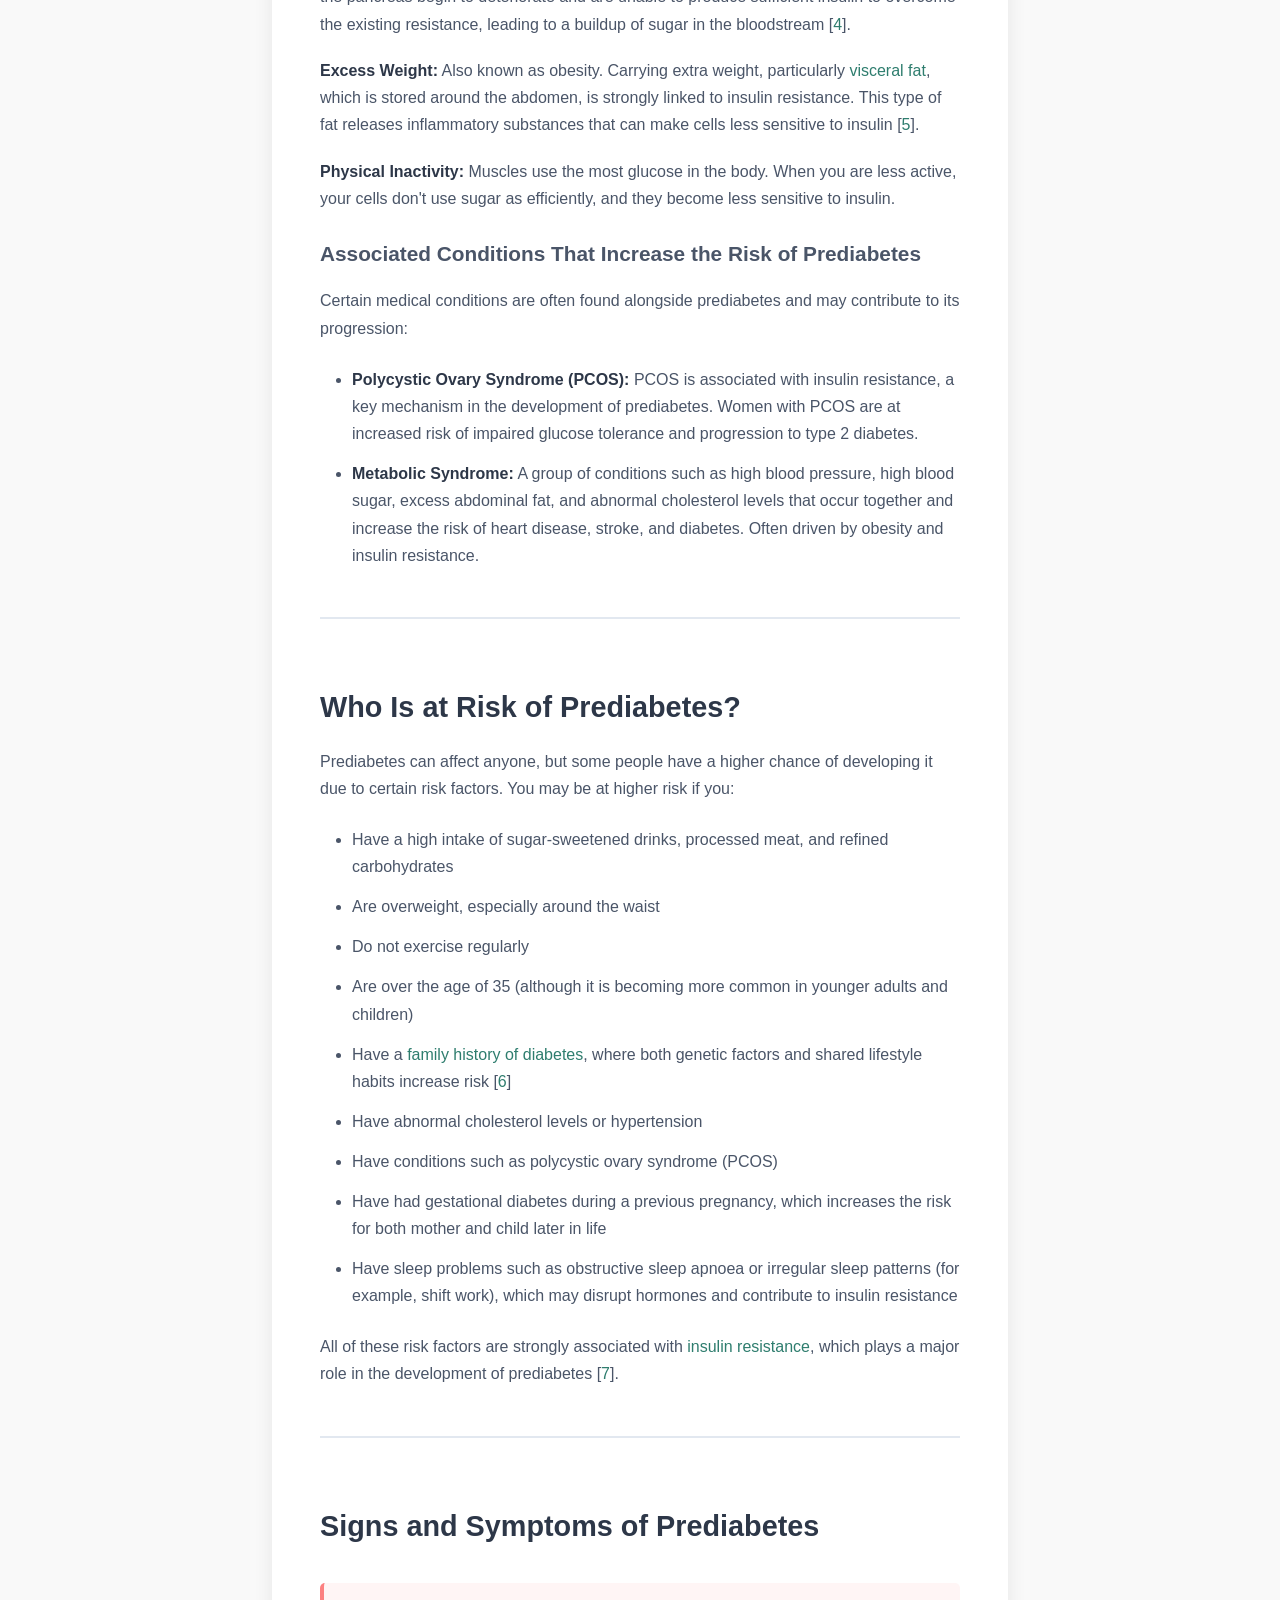
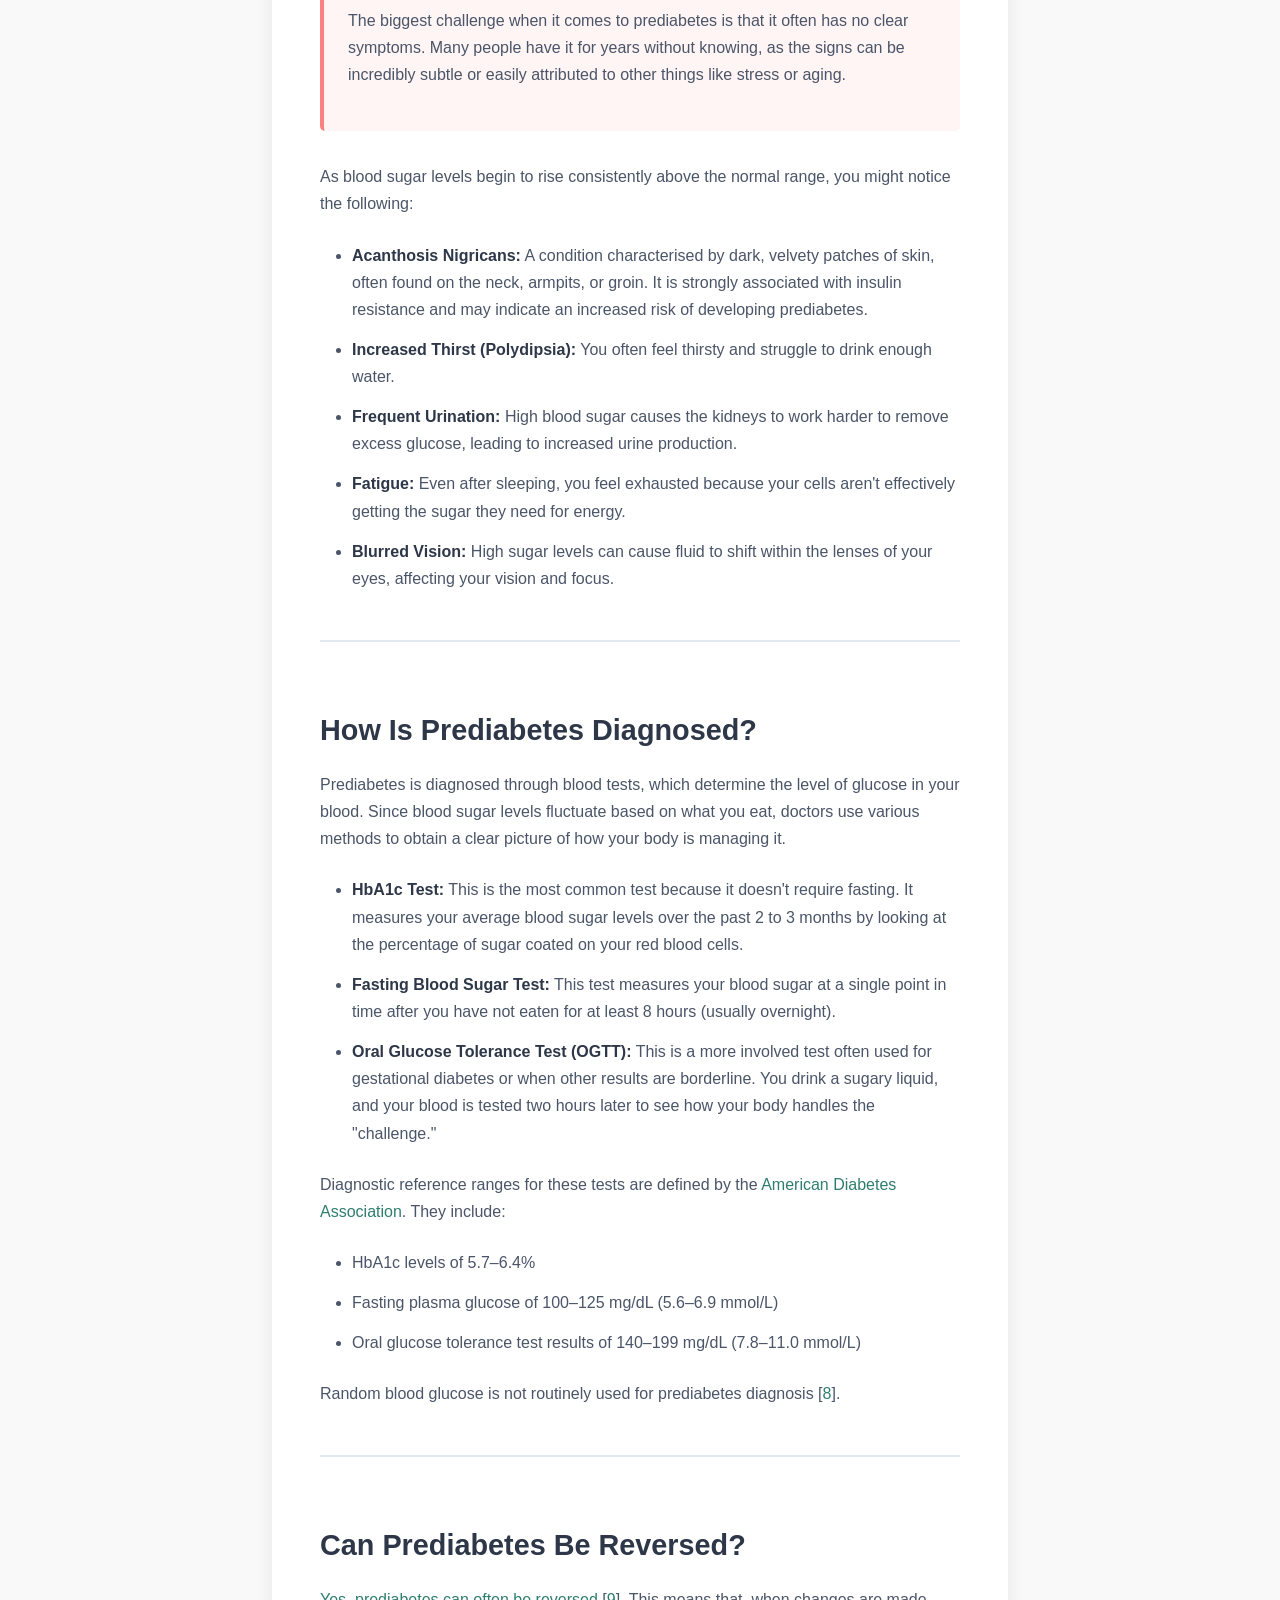
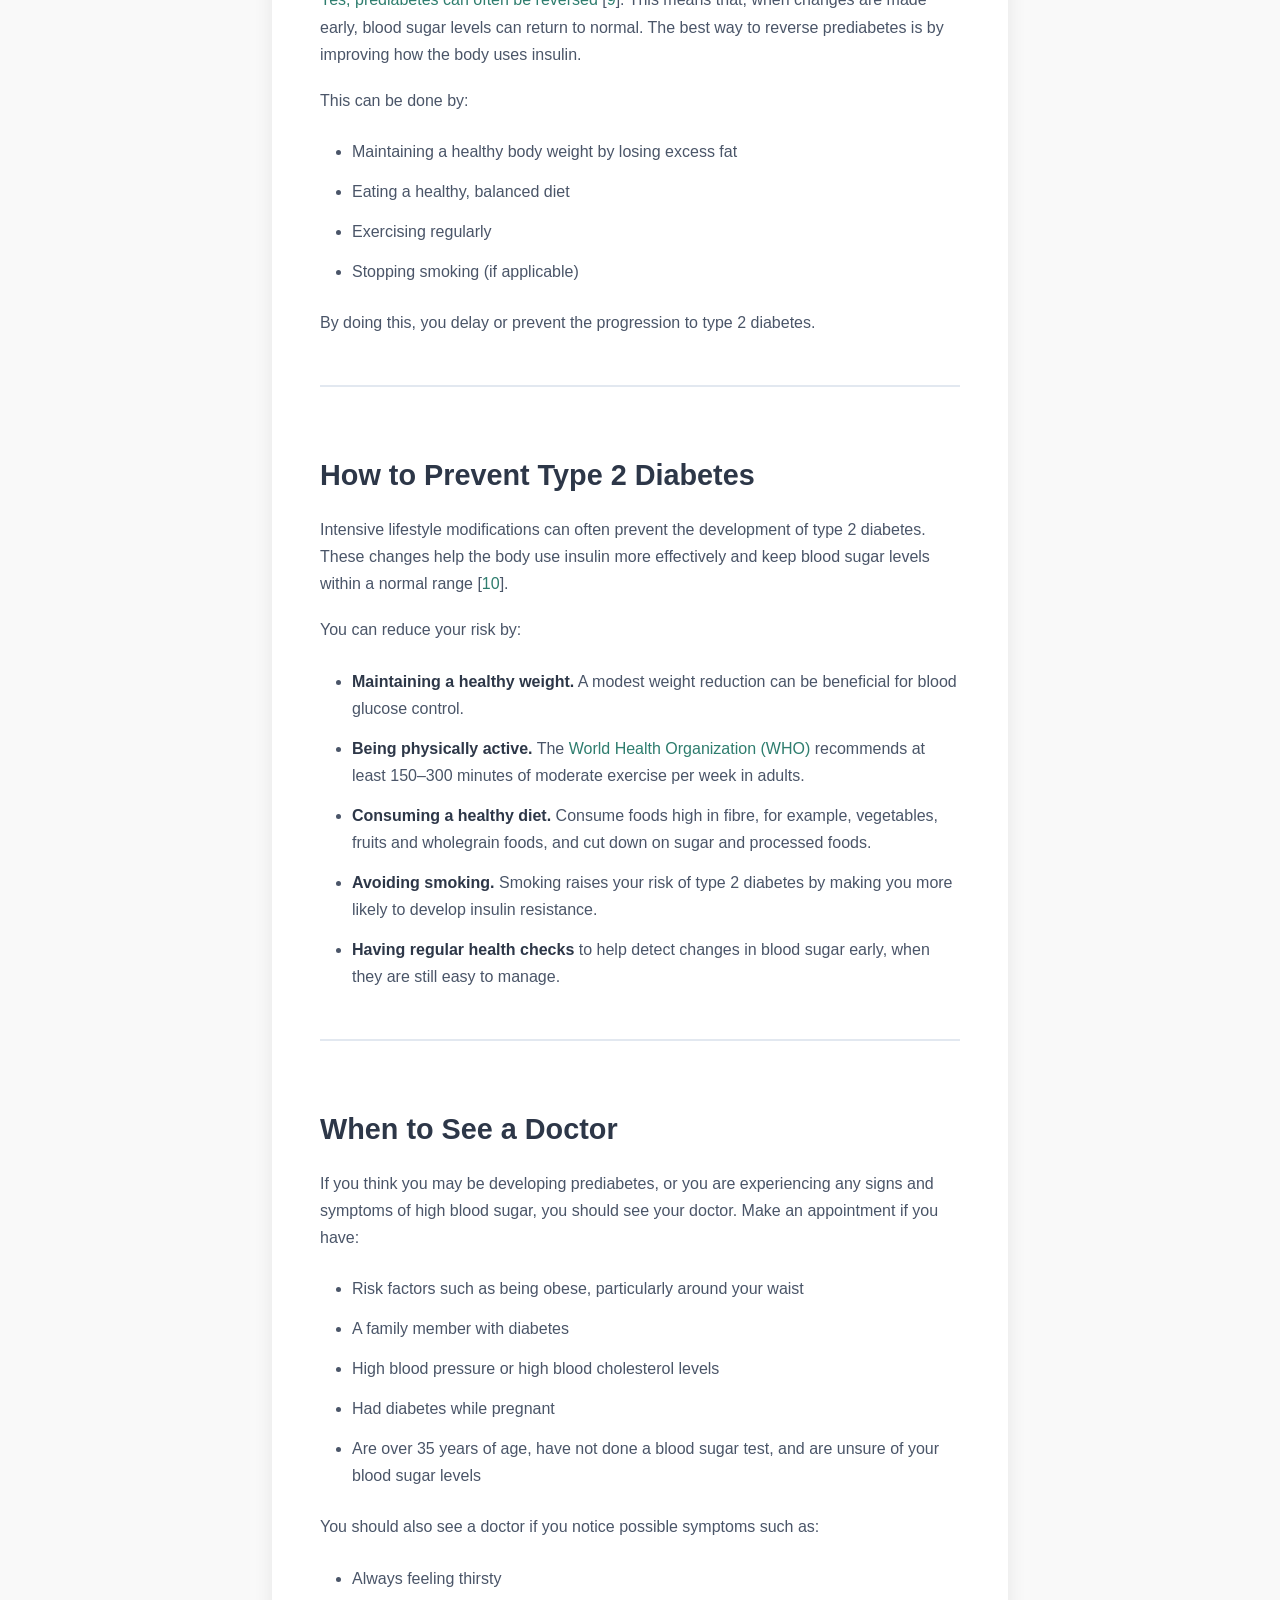
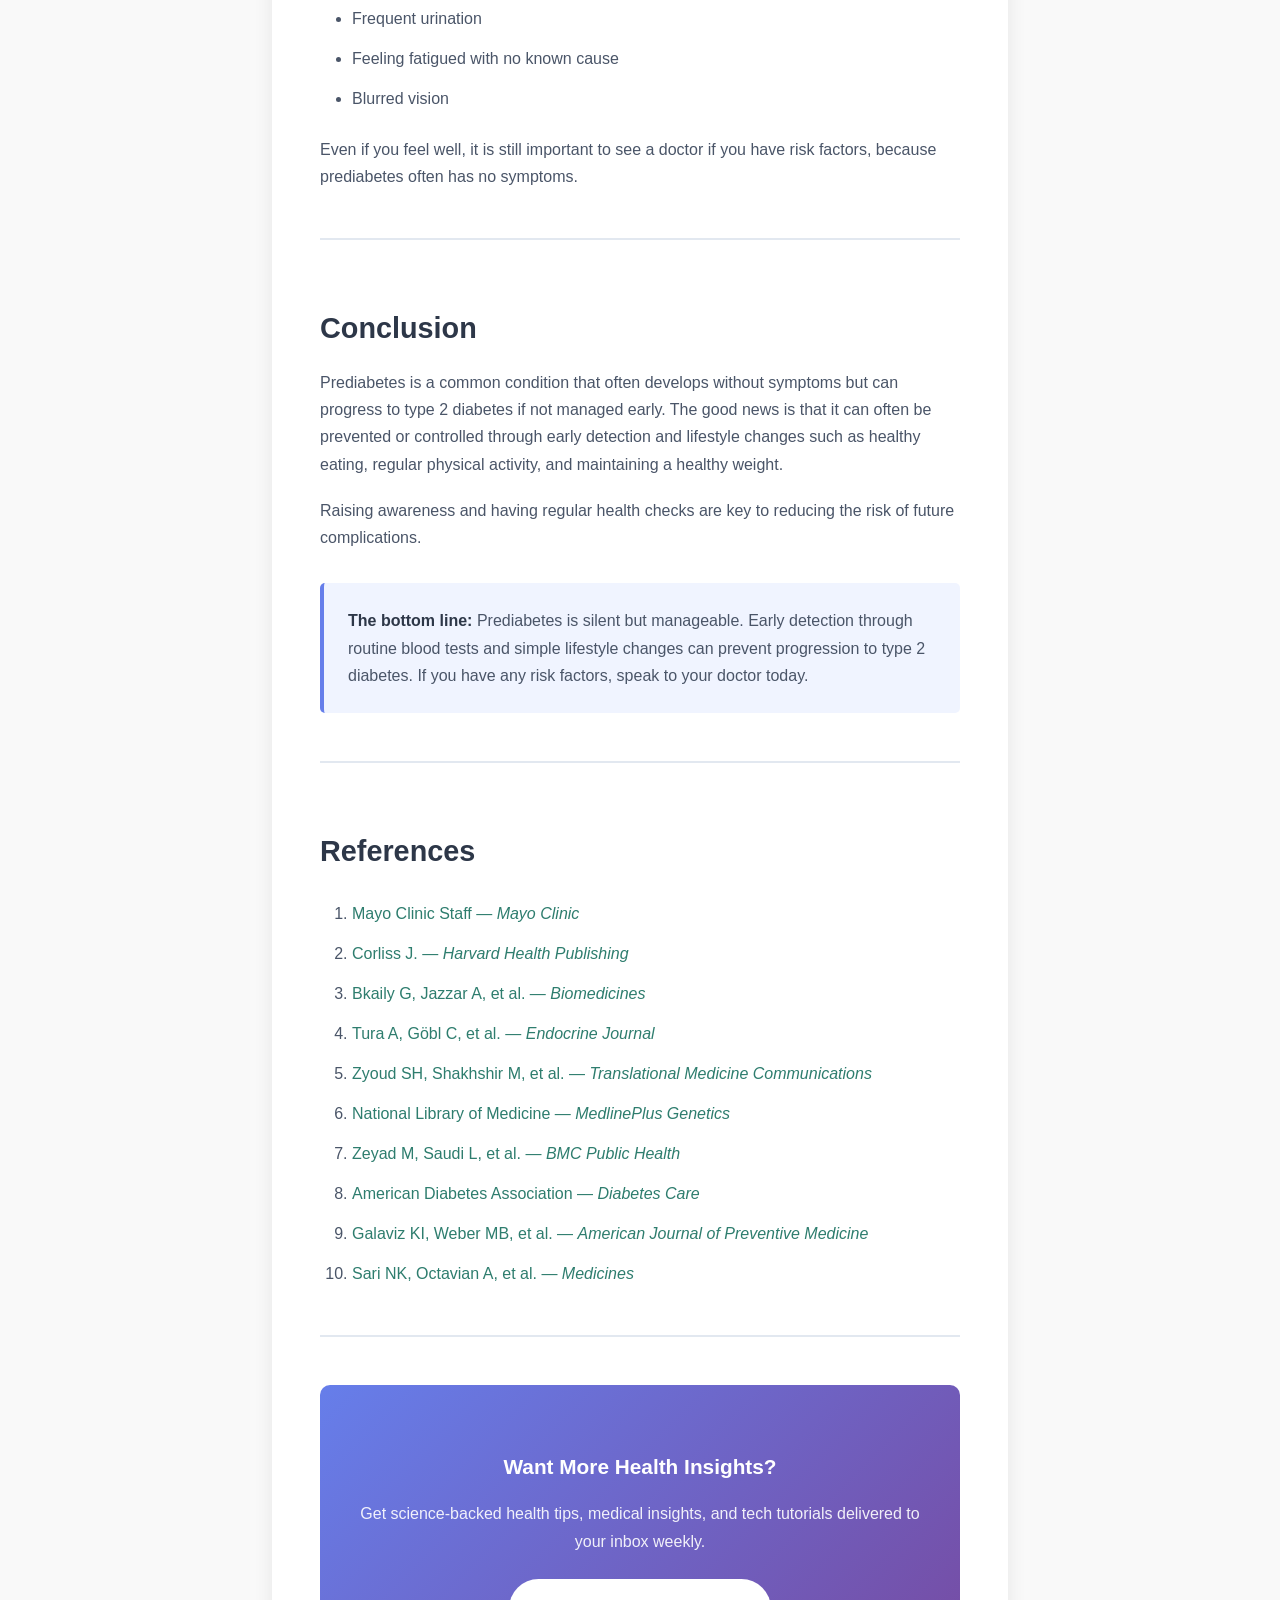
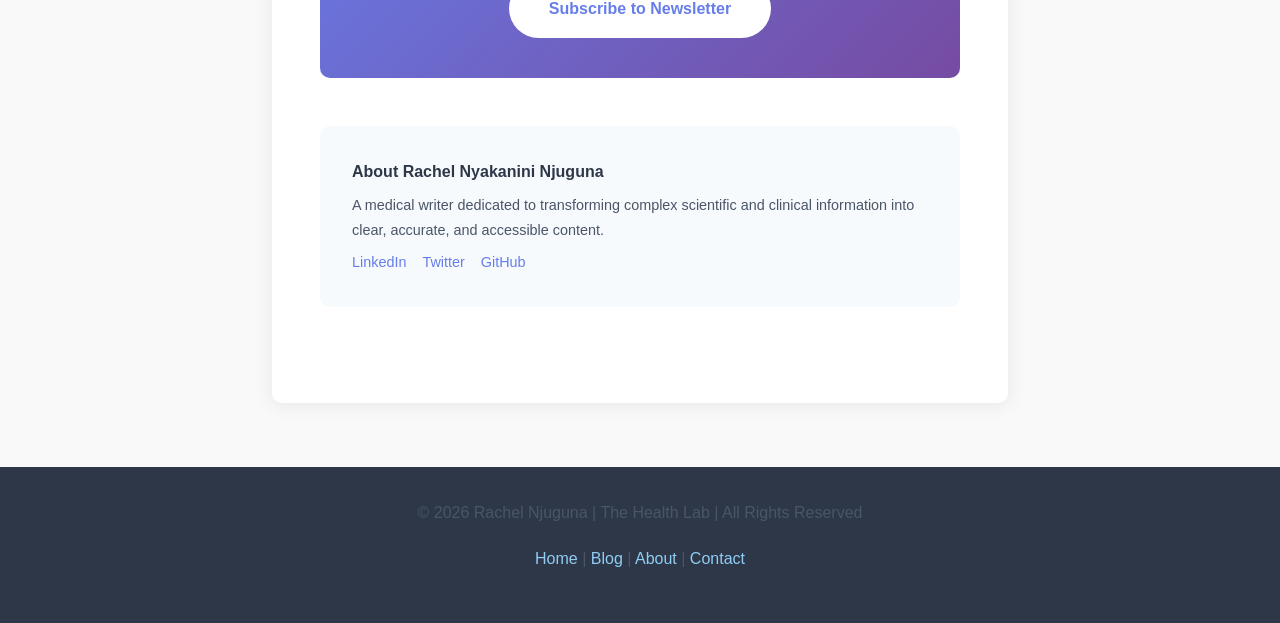
<file: blog9.html>
<!DOCTYPE html>
<html lang="en">
<head>
    <meta charset="UTF-8">
    <meta name="viewport" content="width=device-width, initial-scale=1.0">
    <meta name="description" content="Learn what prediabetes is, its causes, risk factors, symptoms, diagnosis, and how lifestyle changes can help prevent or reverse it.">
    <meta name="keywords" content="prediabetes symptoms and causes, prediabetes risk factors, blood sugar levels, insulin resistance">
    <meta name="author" content="Rachel Nyakanini Njuguna">

    <meta property="og:title" content="What Is Prediabetes?">
    <meta property="og:description" content="Learn what prediabetes is, its causes, risk factors, symptoms, diagnosis, and how lifestyle changes can help prevent or reverse it.">
    <meta property="og:type" content="article">
    <link rel="stylesheet" href="blog-style.css">

    <title>What Is Prediabetes? | Rachel Njuguna</title>

    <style>
        article a {
            color: #2e7d6e;
            text-decoration: none;
        }
        article a:hover {
            text-decoration: underline;
        }
    </style>
</head>
<body>
    <header>
        <nav>
            <h1>Rachel Njuguna</h1>
            <div>
                <section class="nav-links">
                    <a href="index.html#home">Home</a>
                    <a href="index.html#about">About</a>
                    <a href="index.html#contact">Contact</a>
                </section>
            </div>
        </nav>
    </header>

    <main>
        <article>
            <h1>What Is Prediabetes?</h1>

            <div class="article-meta">
                <span>📅  Published: April 30, 2026</span>
                <span>⏱️ 9 min read</span>
                <span>🏷️ Diabetes, Blood Sugar, Preventive Health</span>
            </div>

            <figure style="margin: 1.5rem 0; text-align: center;">
                <img src="card9.jpeg"
                    
                     style="max-width: 480px; width: 100%; height: auto; border-radius: 8px;">
                <figcaption style="font-size: 0.85rem; color: #666; margin-top: 0.5rem;">
                   
                </figcaption>
            </figure>

            <div class="info-box">
                <strong>Highlights</strong>
                <ul>
                    <li>Prediabetes is a condition where blood sugar levels are higher than normal. It often has no clear symptoms, so many people are unaware they have it.</li>
                    <li>Common risk factors include excess weight, physical inactivity, and family history of diabetes.</li>
                    <li>Conditions such as polycystic ovary syndrome and metabolic syndrome increase the risk.</li>
                    <li>Prediabetes is diagnosed using simple blood tests such as HbA1c, fasting glucose, and the Oral Glucose Tolerance Test (OGTT).</li>
                    <li>It can often be reversed or prevented through lifestyle changes.</li>
                    <li>Early action can stop or delay progression to type 2 diabetes.</li>
                    <li>Regular medical check-ups are important, especially for high-risk individuals.</li>
                </ul>
            </div>

            <div class="author-box" style="margin-bottom: 2rem;">
                <div class="author-info">
                    
                   <p><strong>Reviewed By:</strong> <a href="https://www.linkedin.com/article/edit/7271086787513442304/?author=urn%3Ali%3Acompany%3A104657420#" target="_blank" rel="noopener">Azuka Chinweokwu Ezeike</a>, MBBS, FWACS, FMCOG, MSc (PH)</p>
                </div>
            </div>

            <hr>

            <h2>Introduction</h2>

            <p>Many people are living with rising blood sugar levels without knowing it because it often causes no obvious symptoms. This silent phase can go unnoticed for years, yet it presents a critical window where early action can make a real difference. So what exactly is prediabetes, and why should you care if you feel completely fine?</p>

            <p>Prediabetes means you have a higher-than-normal blood sugar level. It is not high enough to be considered <a href="https://www.mayoclinic.org/diseases-conditions/prediabetes/symptoms-causes/syc-20355278" target="_blank" rel="noopener">type 2 diabetes</a> yet. It is an intermediate stage between healthy blood sugar levels and type 2 diabetes [<a href="#ref1">1</a>].</p>

            <p>At this point, the body is struggling to maintain blood sugar levels that are within a healthy range.</p>

            <hr>

            <h2>Why Prediabetes Matters</h2>

            <p>Prediabetes matters because it is often the first step towards developing serious health problems, and people with it are at a much higher risk of developing type 2 diabetes if no action is taken. According to research by the Centers for Disease Control and Prevention, more than 2 in 5 adults have prediabetes, and about 8 in 10 of them don't even know it.</p>

            <p>Many people continue with their daily lives without realising their blood sugar is elevated, which makes prediabetes dangerous because it has no clear symptoms.</p>

            <p>With time, prediabetes can also increase the risk of other conditions, especially <a href="https://www.health.harvard.edu/heart-health/prediabetes-linked-to-higher-risk-of-cardiovascular-problems" target="_blank" rel="noopener">heart disease</a>. Research shows that even before diabetes develops, when blood sugar is higher than normal, it can start damaging your blood vessels and affect your overall health [<a href="#ref2">2</a>].</p>

            <hr>

            <h2>What Causes Prediabetes?</h2>

            <p>Prediabetes happens when your body starts to have problems <a href="https://doi.org/10.3390/biomedicines13081842" target="_blank" rel="noopener">controlling the amount of sugar (glucose) in your blood</a> [<a href="#ref3">3</a>]. This can either be because your pancreas is not producing enough insulin or your cells are not responding properly as they should, a condition known as insulin resistance.</p>

            <p>Although there is not a single event that triggers it, prediabetes is influenced by a combination of both lifestyle and genetic factors.</p>

            <h3>Major Factors</h3>

            <p><strong>Insulin Resistance:</strong> Insulin is a hormone that transports sugar from the bloodstream into cells, where it can be used for energy. When there is insulin resistance, the body's cells do not respond properly to insulin, which means sugar is not effectively carried into the body's cells. This is then followed by <a href="https://doi.org/10.1507/endocrj.EJ16-0298" target="_blank" rel="noopener">beta-cell dysfunction</a>, where the insulin-producing cells in the pancreas begin to deteriorate and are unable to produce sufficient insulin to overcome the existing resistance, leading to a buildup of sugar in the bloodstream [<a href="#ref4">4</a>].</p>

            <p><strong>Excess Weight:</strong> Also known as obesity. Carrying extra weight, particularly <a href="https://doi.org/10.1186/s41231-022-00124-6" target="_blank" rel="noopener">visceral fat</a>, which is stored around the abdomen, is strongly linked to insulin resistance. This type of fat releases inflammatory substances that can make cells less sensitive to insulin [<a href="#ref5">5</a>].</p>

            <p><strong>Physical Inactivity:</strong> Muscles use the most glucose in the body. When you are less active, your cells don't use sugar as efficiently, and they become less sensitive to insulin.</p>

            <h3>Associated Conditions That Increase the Risk of Prediabetes</h3>

            <p>Certain medical conditions are often found alongside prediabetes and may contribute to its progression:</p>
            <ul>
                <li><strong>Polycystic Ovary Syndrome (PCOS):</strong> PCOS is associated with insulin resistance, a key mechanism in the development of prediabetes. Women with PCOS are at increased risk of impaired glucose tolerance and progression to type 2 diabetes.</li>
                <li><strong>Metabolic Syndrome:</strong> A group of conditions such as high blood pressure, high blood sugar, excess abdominal fat, and abnormal cholesterol levels that occur together and increase the risk of heart disease, stroke, and diabetes. Often driven by obesity and insulin resistance.</li>
            </ul>

            <hr>

            <h2>Who Is at Risk of Prediabetes?</h2>

            <p>Prediabetes can affect anyone, but some people have a higher chance of developing it due to certain risk factors. You may be at higher risk if you:</p>
            <ul>
                <li>Have a high intake of sugar-sweetened drinks, processed meat, and refined carbohydrates</li>
                <li>Are overweight, especially around the waist</li>
                <li>Do not exercise regularly</li>
                <li>Are over the age of 35 (although it is becoming more common in younger adults and children)</li>
                <li>Have a <a href="https://medlineplus.gov/genetics/condition/type-2-diabetes/" target="_blank" rel="noopener">family history of diabetes</a>, where both genetic factors and shared lifestyle habits increase risk [<a href="#ref6">6</a>]</li>
                <li>Have abnormal cholesterol levels or hypertension</li>
                <li>Have conditions such as polycystic ovary syndrome (PCOS)</li>
                <li>Have had gestational diabetes during a previous pregnancy, which increases the risk for both mother and child later in life</li>
                <li>Have sleep problems such as obstructive sleep apnoea or irregular sleep patterns (for example, shift work), which may disrupt hormones and contribute to insulin resistance</li>
            </ul>

            <p>All of these risk factors are strongly associated with <a href="https://doi.org/10.1186/s12889-025-22598-3" target="_blank" rel="noopener">insulin resistance</a>, which plays a major role in the development of prediabetes [<a href="#ref7">7</a>].</p>

            <hr>

            <h2>Signs and Symptoms of Prediabetes</h2>

            <div class="warning-box">
                <p>The biggest challenge when it comes to prediabetes is that it often has no clear symptoms. Many people have it for years without knowing, as the signs can be incredibly subtle or easily attributed to other things like stress or aging.</p>
            </div>

            <p>As blood sugar levels begin to rise consistently above the normal range, you might notice the following:</p>
            <ul>
                <li><strong>Acanthosis Nigricans:</strong> A condition characterised by dark, velvety patches of skin, often found on the neck, armpits, or groin. It is strongly associated with insulin resistance and may indicate an increased risk of developing prediabetes.</li>
                <li><strong>Increased Thirst (Polydipsia):</strong> You often feel thirsty and struggle to drink enough water.</li>
                <li><strong>Frequent Urination:</strong> High blood sugar causes the kidneys to work harder to remove excess glucose, leading to increased urine production.</li>
                <li><strong>Fatigue:</strong> Even after sleeping, you feel exhausted because your cells aren't effectively getting the sugar they need for energy.</li>
                <li><strong>Blurred Vision:</strong> High sugar levels can cause fluid to shift within the lenses of your eyes, affecting your vision and focus.</li>
            </ul>

            <hr>

            <h2>How Is Prediabetes Diagnosed?</h2>

            <p>Prediabetes is diagnosed through blood tests, which determine the level of glucose in your blood. Since blood sugar levels fluctuate based on what you eat, doctors use various methods to obtain a clear picture of how your body is managing it.</p>
            <ul>
                <li><strong>HbA1c Test:</strong> This is the most common test because it doesn't require fasting. It measures your average blood sugar levels over the past 2 to 3 months by looking at the percentage of sugar coated on your red blood cells.</li>
                <li><strong>Fasting Blood Sugar Test:</strong> This test measures your blood sugar at a single point in time after you have not eaten for at least 8 hours (usually overnight).</li>
                <li><strong>Oral Glucose Tolerance Test (OGTT):</strong> This is a more involved test often used for gestational diabetes or when other results are borderline. You drink a sugary liquid, and your blood is tested two hours later to see how your body handles the "challenge."</li>
            </ul>

            <p>Diagnostic reference ranges for these tests are defined by the <a href="https://pmc.ncbi.nlm.nih.gov/articles/PMC12690183/" target="_blank" rel="noopener">American Diabetes Association</a>. They include:</p>
            <ul>
                <li>HbA1c levels of 5.7–6.4%</li>
                <li>Fasting plasma glucose of 100–125 mg/dL (5.6–6.9 mmol/L)</li>
                <li>Oral glucose tolerance test results of 140–199 mg/dL (7.8–11.0 mmol/L)</li>
            </ul>

            <p>Random blood glucose is not routinely used for prediabetes diagnosis [<a href="#ref8">8</a>].</p>

            <hr>

            <h2>Can Prediabetes Be Reversed?</h2>

            <p><a href="https://doi.org/10.1016/j.amepre.2021.10.020" target="_blank" rel="noopener">Yes, prediabetes can often be reversed</a> [<a href="#ref9">9</a>]. This means that, when changes are made early, blood sugar levels can return to normal. The best way to reverse prediabetes is by improving how the body uses insulin.</p>

            <p>This can be done by:</p>
            <ul>
                <li>Maintaining a healthy body weight by losing excess fat</li>
                <li>Eating a healthy, balanced diet</li>
                <li>Exercising regularly</li>
                <li>Stopping smoking (if applicable)</li>
            </ul>

            <p>By doing this, you delay or prevent the progression to type 2 diabetes.</p>

            <hr>

            <h2>How to Prevent Type 2 Diabetes</h2>

            <p>Intensive lifestyle modifications can often prevent the development of type 2 diabetes. These changes help the body use insulin more effectively and keep blood sugar levels within a normal range [<a href="#ref10">10</a>].</p>

            <p>You can reduce your risk by:</p>
            <ul>
                <li><strong>Maintaining a healthy weight.</strong> A modest weight reduction can be beneficial for blood glucose control.</li>
                <li><strong>Being physically active.</strong> The <a href="https://www.who.int/news-room/fact-sheets/detail/physical-activity" target="_blank" rel="noopener">World Health Organization (WHO)</a> recommends at least 150–300 minutes of moderate exercise per week in adults.</li>
                <li><strong>Consuming a healthy diet.</strong> Consume foods high in fibre, for example, vegetables, fruits and wholegrain foods, and cut down on sugar and processed foods.</li>
                <li><strong>Avoiding smoking.</strong> Smoking raises your risk of type 2 diabetes by making you more likely to develop insulin resistance.</li>
                <li><strong>Having regular health checks</strong> to help detect changes in blood sugar early, when they are still easy to manage.</li>
            </ul>

            <hr>

            <h2>When to See a Doctor</h2>

            <p>If you think you may be developing prediabetes, or you are experiencing any signs and symptoms of high blood sugar, you should see your doctor. Make an appointment if you have:</p>
            <ul>
                <li>Risk factors such as being obese, particularly around your waist</li>
                <li>A family member with diabetes</li>
                <li>High blood pressure or high blood cholesterol levels</li>
                <li>Had diabetes while pregnant</li>
                <li>Are over 35 years of age, have not done a blood sugar test, and are unsure of your blood sugar levels</li>
            </ul>

            <p>You should also see a doctor if you notice possible symptoms such as:</p>
            <ul>
                <li>Always feeling thirsty</li>
                <li>Frequent urination</li>
                <li>Feeling fatigued with no known cause</li>
                <li>Blurred vision</li>
            </ul>

            <p>Even if you feel well, it is still important to see a doctor if you have risk factors, because prediabetes often has no symptoms.</p>

            <hr>

            <h2>Conclusion</h2>

            <p>Prediabetes is a common condition that often develops without symptoms but can progress to type 2 diabetes if not managed early. The good news is that it can often be prevented or controlled through early detection and lifestyle changes such as healthy eating, regular physical activity, and maintaining a healthy weight.</p>

            <p>Raising awareness and having regular health checks are key to reducing the risk of future complications.</p>

            <div class="info-box">
                <p><strong>The bottom line:</strong> Prediabetes is silent but manageable. Early detection through routine blood tests and simple lifestyle changes can prevent progression to type 2 diabetes. If you have any risk factors, speak to your doctor today.</p>
            </div>

            <hr>

            <h2>References</h2>
            <ol>
                <li id="ref1"><a href="https://www.mayoclinic.org/diseases-conditions/prediabetes/symptoms-causes/syc-20355278" target="_blank" rel="noopener">Mayo Clinic Staff — <em>Mayo Clinic</em></a></li>
                <li id="ref2"><a href="https://www.health.harvard.edu/heart-health/prediabetes-linked-to-higher-risk-of-cardiovascular-problems" target="_blank" rel="noopener">Corliss J. — <em>Harvard Health Publishing</em></a></li>
                <li id="ref3"><a href="https://doi.org/10.3390/biomedicines13081842" target="_blank" rel="noopener">Bkaily G, Jazzar A, et al. — <em>Biomedicines</em></a></li>
                <li id="ref4"><a href="https://doi.org/10.1507/endocrj.EJ16-0298" target="_blank" rel="noopener">Tura A, Göbl C, et al. — <em>Endocrine Journal</em></a></li>
                <li id="ref5"><a href="https://doi.org/10.1186/s41231-022-00124-6" target="_blank" rel="noopener">Zyoud SH, Shakhshir M, et al. — <em>Translational Medicine Communications</em></a></li>
                <li id="ref6"><a href="https://medlineplus.gov/genetics/condition/type-2-diabetes/" target="_blank" rel="noopener">National Library of Medicine — <em>MedlinePlus Genetics</em></a></li>
                <li id="ref7"><a href="https://doi.org/10.1186/s12889-025-22598-3" target="_blank" rel="noopener">Zeyad M, Saudi L, et al. — <em>BMC Public Health</em></a></li>
                <li id="ref8"><a href="https://pmc.ncbi.nlm.nih.gov/articles/PMC12690183/" target="_blank" rel="noopener">American Diabetes Association — <em>Diabetes Care</em></a></li>
                <li id="ref9"><a href="https://doi.org/10.1016/j.amepre.2021.10.020" target="_blank" rel="noopener">Galaviz KI, Weber MB, et al. — <em>American Journal of Preventive Medicine</em></a></li>
                <li id="ref10"><a href="https://pmc.ncbi.nlm.nih.gov/articles/PMC10909827/" target="_blank" rel="noopener">Sari NK, Octavian A, et al. — <em>Medicines</em></a></li>
            </ol>

            <hr>

            <div class="cta-section">
                <h3>Want More Health Insights?</h3>
                <p>Get science-backed health tips, medical insights, and tech tutorials delivered to your inbox weekly.</p>
                <a href="#newsletter" class="cta-button">Subscribe to Newsletter</a>
            </div>

            <div class="author-box">
                <div class="author-info">
                    <h4>About Rachel Nyakanini Njuguna</h4>
                    <p>A medical writer dedicated to transforming complex scientific and clinical information into clear, accurate, and accessible content.</p>
                    <div class="social-links">
                        <a href="#">LinkedIn</a>
                        <a href="#">Twitter</a>
                        <a href="#">GitHub</a>
                    </div>
                </div>
            </div>

        </article>
    </main>

    <footer>
        <p>&#169; 2026 Rachel Njuguna | The Health Lab | All Rights Reserved</p>
        <p><a href="/">Home</a> | <a href="/blog">Blog</a> | <a href="/about">About</a> | <a href="/contact">Contact</a></p>
    </footer>
</body>
</html>
</file>
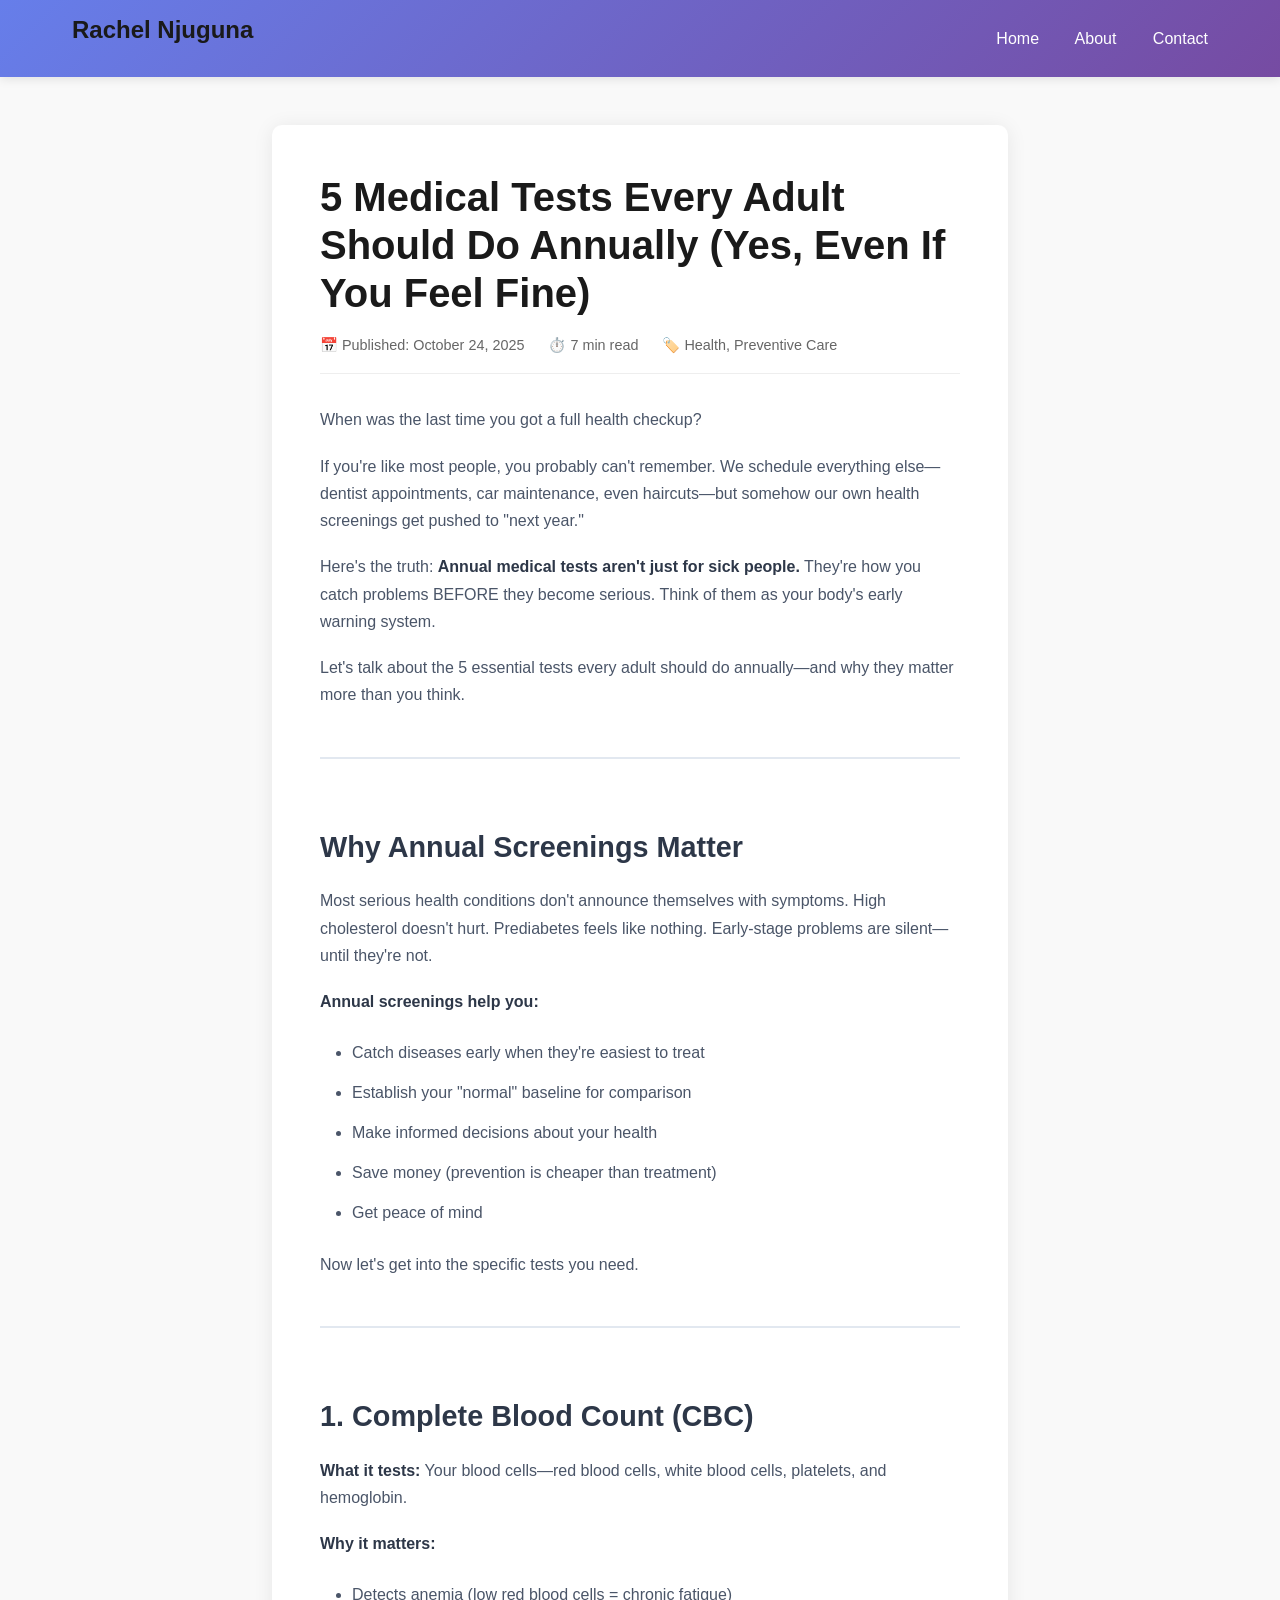
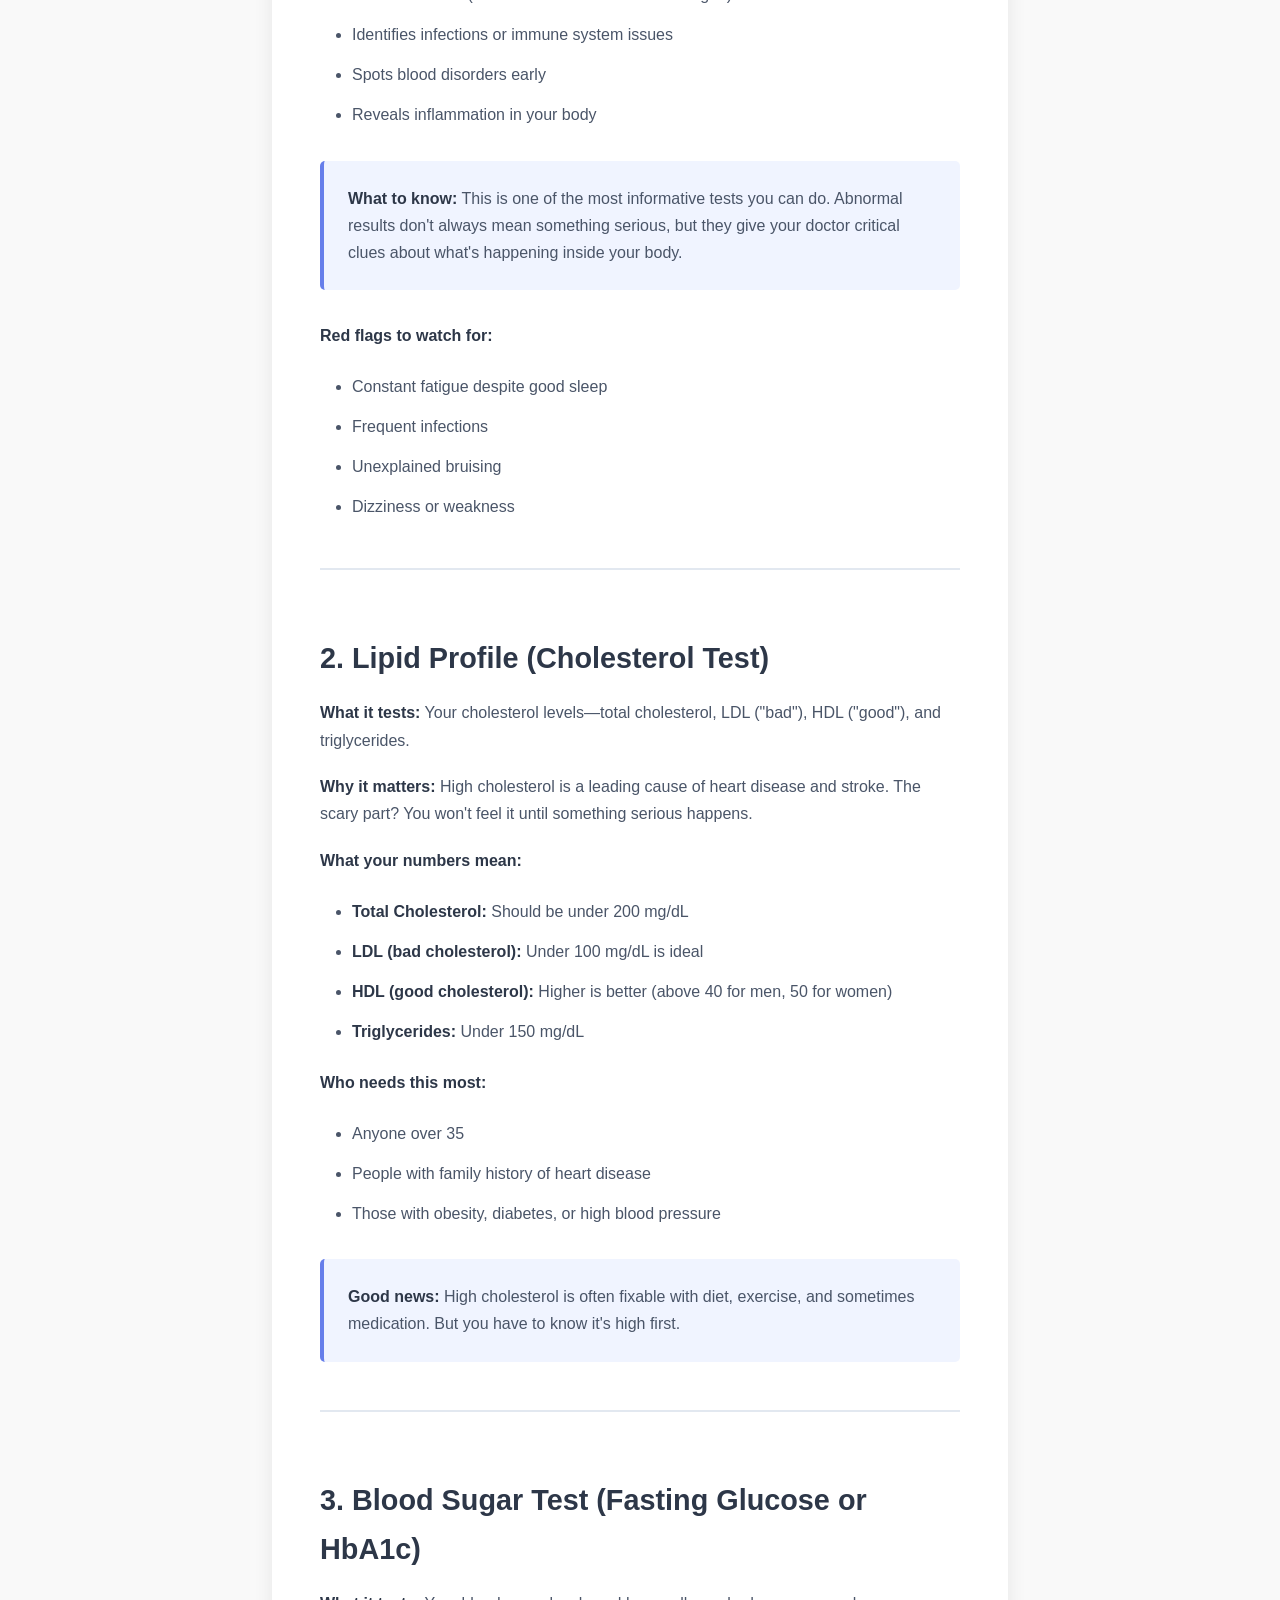
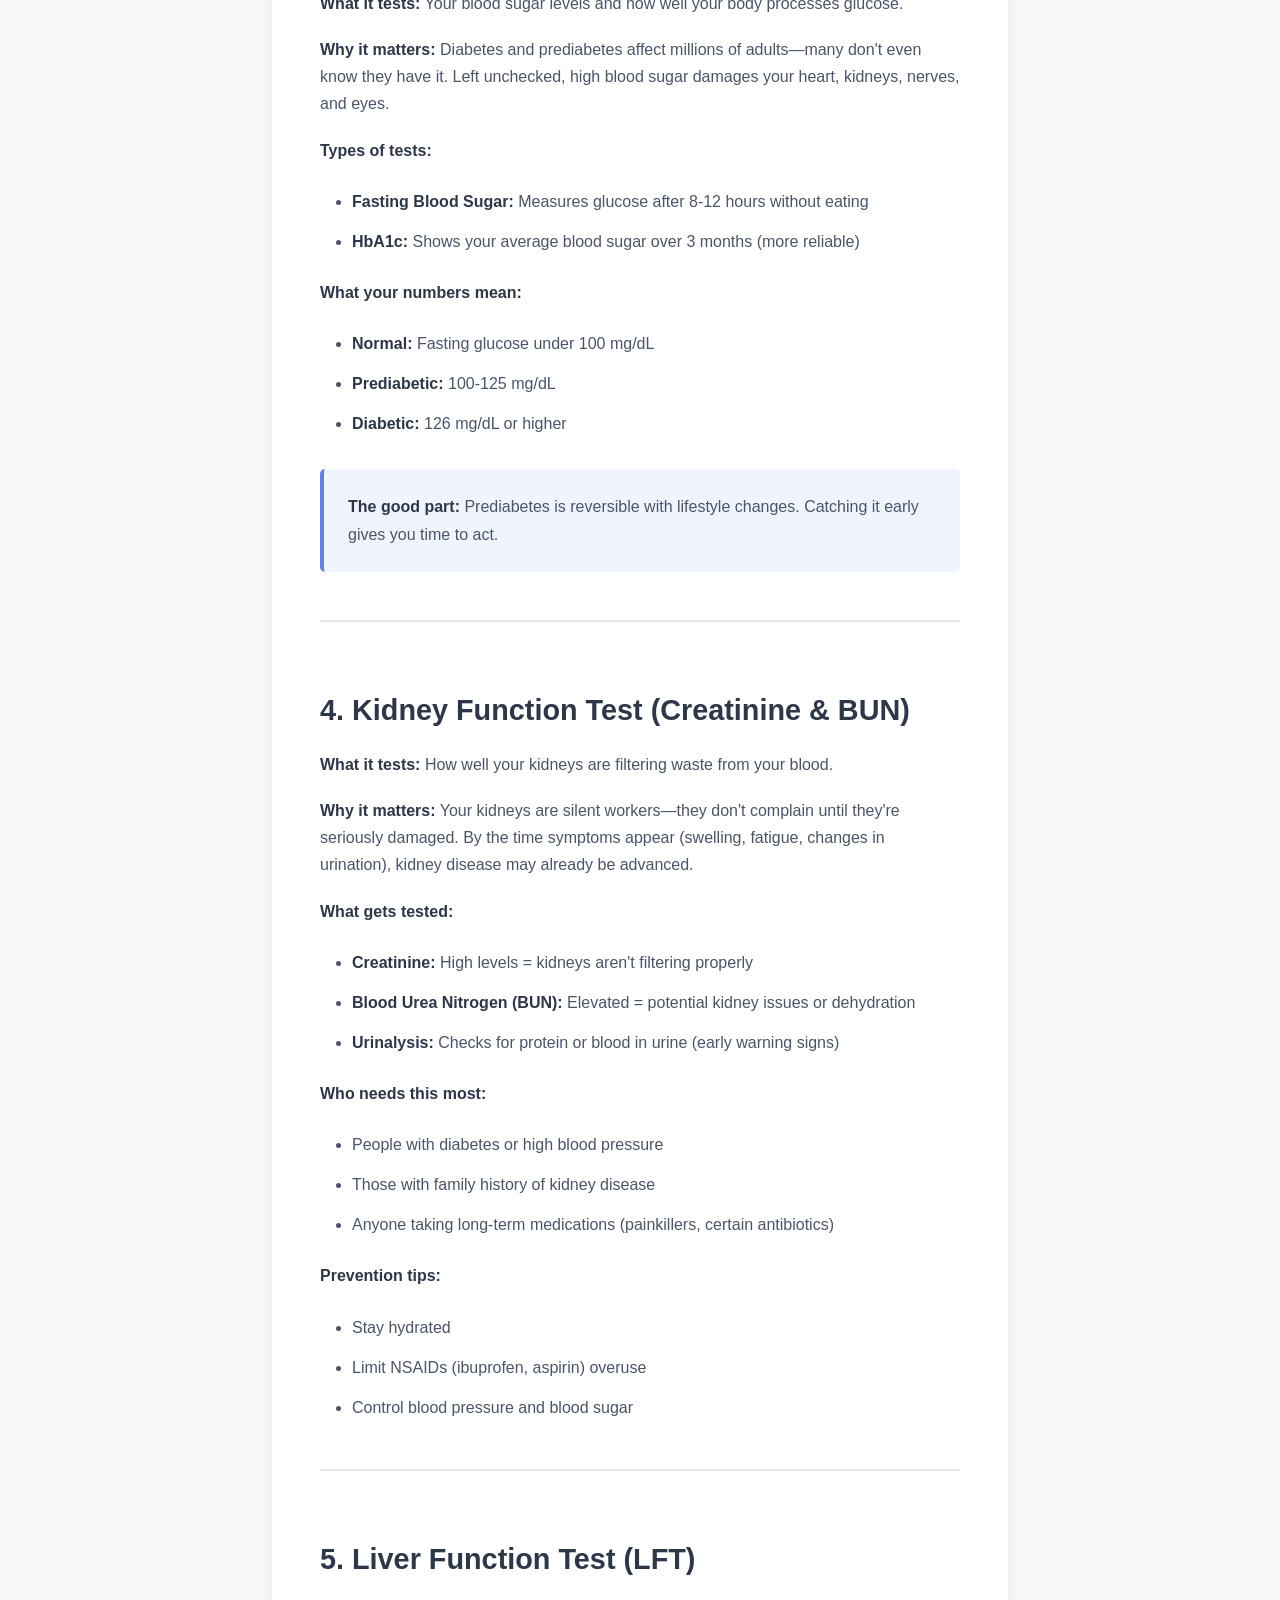
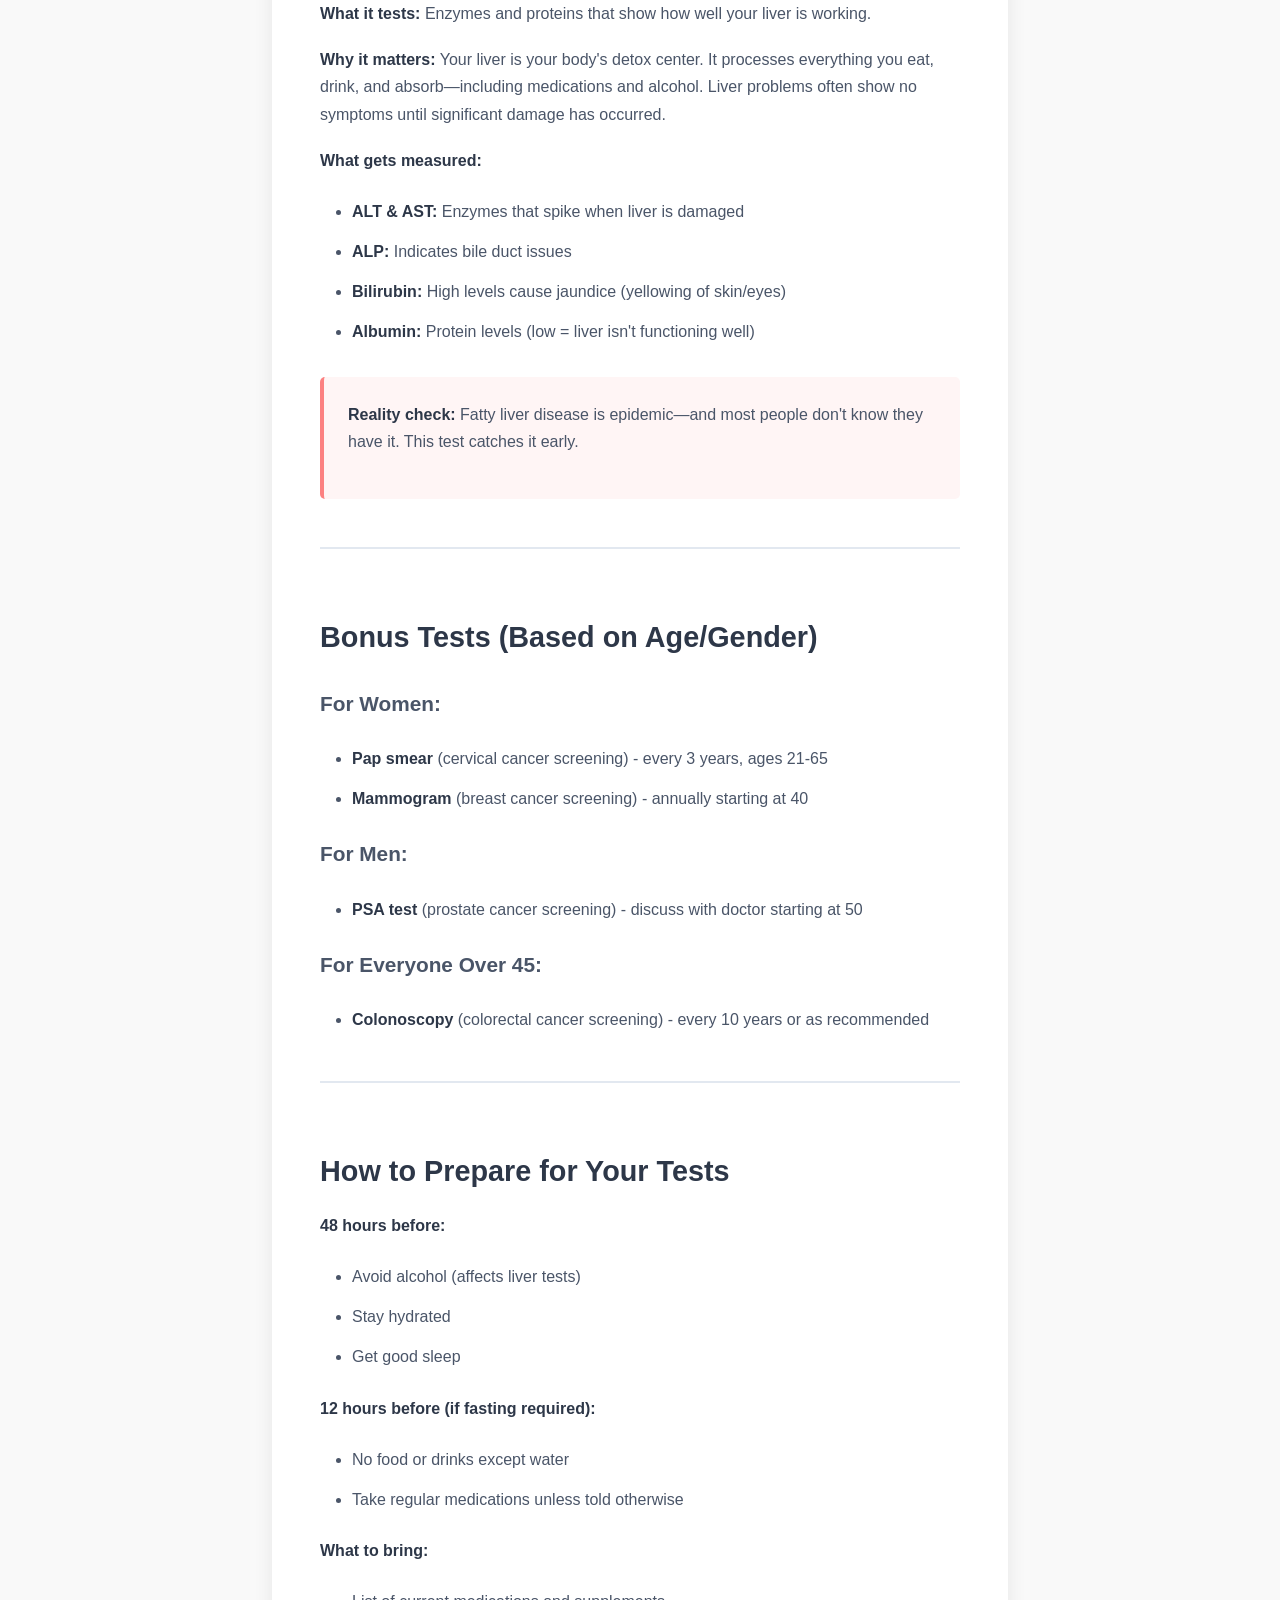
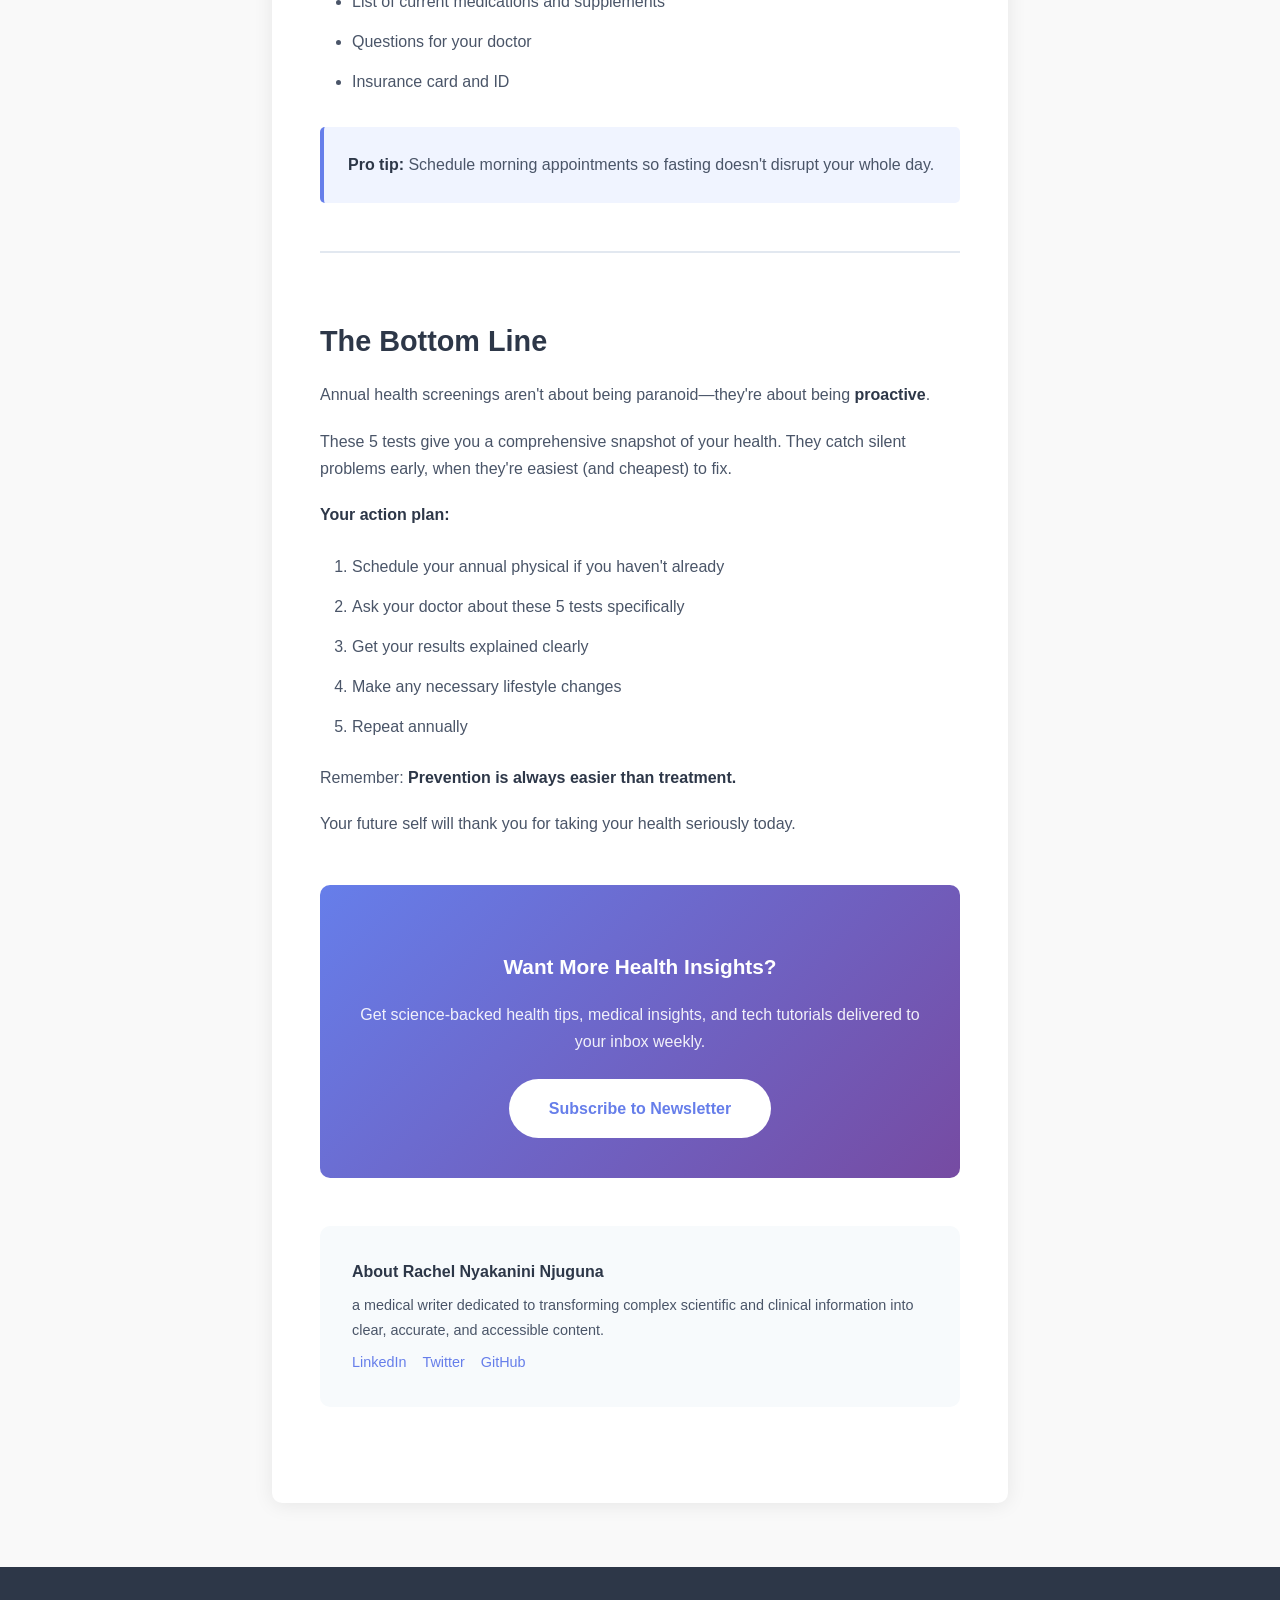
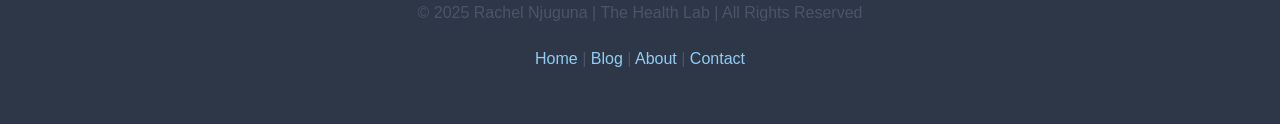
<file: blogs.html>
<!DOCTYPE html>
<html lang="en">
<head>
    <meta charset="UTF-8">
    <meta name="viewport" content="width=device-width, initial-scale=1.0">
    <meta name="description" content="Discover the 5 essential medical tests every adult should do annually. Learn why preventive health screenings matter and how they can save your life.">
    <meta name="keywords" content="annual medical tests, health screening, preventive care, blood tests, cholesterol test, diabetes screening">
    <meta name="author" content="Rachel Nyakanini Njuguna">
    
    
    <meta property="og:title" content="5 Medical Tests Every Adult Should Do Annually">
    <meta property="og:description" content="Essential health screenings that could save your life—even if you feel perfectly fine.">
    <meta property="og:type" content="article">
    <link rel="stylesheet" href="blog-style.css">
    
    <title>5 Medical Tests Every Adult Should Do Annually | Rachel Njuguna</title>
    
</head>
<body>
    <header>
        <nav>
            <h1>Rachel Njuguna</h1>
            <div>
                 <section class="nav-links">
  <a href="index.html#home">Home</a>
  <a href="index.html#about">About</a>
  
  <a href="index.html#contact">Contact</a>
 
</section>
            </div>
        </nav>
    </header>

    <main>
        <article>
            <h1>5 Medical Tests Every Adult Should Do Annually (Yes, Even If You Feel Fine)</h1>
            
            <div class="article-meta">
                <span>📅 Published: October 24, 2025</span>
                <span>⏱️ 7 min read</span>
                <span>🏷️ Health, Preventive Care</span>
            </div>

            <p>When was the last time you got a full health checkup?</p>

            <p>If you're like most people, you probably can't remember. We schedule everything else—dentist appointments, car maintenance, even haircuts—but somehow our own health screenings get pushed to "next year."</p>

            <p>Here's the truth: <strong>Annual medical tests aren't just for sick people.</strong> They're how you catch problems BEFORE they become serious. Think of them as your body's early warning system.</p>

            <p>Let's talk about the 5 essential tests every adult should do annually—and why they matter more than you think.</p>

            <hr>

            <h2>Why Annual Screenings Matter</h2>

            <p>Most serious health conditions don't announce themselves with symptoms. High cholesterol doesn't hurt. Prediabetes feels like nothing. Early-stage problems are silent—until they're not.</p>

            <p><strong>Annual screenings help you:</strong></p>
            <ul>
                <li>Catch diseases early when they're easiest to treat</li>
                <li>Establish your "normal" baseline for comparison</li>
                <li>Make informed decisions about your health</li>
                <li>Save money (prevention is cheaper than treatment)</li>
                <li>Get peace of mind</li>
            </ul>

            <p>Now let's get into the specific tests you need.</p>

            <hr>

            <h2>1. Complete Blood Count (CBC)</h2>

            <p><strong>What it tests:</strong> Your blood cells—red blood cells, white blood cells, platelets, and hemoglobin.</p>

            <p><strong>Why it matters:</strong></p>
            <ul>
                <li>Detects anemia (low red blood cells = chronic fatigue)</li>
                <li>Identifies infections or immune system issues</li>
                <li>Spots blood disorders early</li>
                <li>Reveals inflammation in your body</li>
            </ul>

            <div class="info-box">
                <p><strong>What to know:</strong> This is one of the most informative tests you can do. Abnormal results don't always mean something serious, but they give your doctor critical clues about what's happening inside your body.</p>
            </div>

            <p><strong>Red flags to watch for:</strong></p>
            <ul>
                <li>Constant fatigue despite good sleep</li>
                <li>Frequent infections</li>
                <li>Unexplained bruising</li>
                <li>Dizziness or weakness</li>
            </ul>

            <hr>

            <h2>2. Lipid Profile (Cholesterol Test)</h2>

            <p><strong>What it tests:</strong> Your cholesterol levels—total cholesterol, LDL ("bad"), HDL ("good"), and triglycerides.</p>

            <p><strong>Why it matters:</strong> High cholesterol is a leading cause of heart disease and stroke. The scary part? You won't feel it until something serious happens.</p>

            <p><strong>What your numbers mean:</strong></p>
            <ul>
                <li><strong>Total Cholesterol:</strong> Should be under 200 mg/dL</li>
                <li><strong>LDL (bad cholesterol):</strong> Under 100 mg/dL is ideal</li>
                <li><strong>HDL (good cholesterol):</strong> Higher is better (above 40 for men, 50 for women)</li>
                <li><strong>Triglycerides:</strong> Under 150 mg/dL</li>
            </ul>

            <p><strong>Who needs this most:</strong></p>
            <ul>
                <li>Anyone over 35</li>
                <li>People with family history of heart disease</li>
                <li>Those with obesity, diabetes, or high blood pressure</li>
            </ul>

            <div class="info-box">
                <p><strong>Good news:</strong> High cholesterol is often fixable with diet, exercise, and sometimes medication. But you have to know it's high first.</p>
            </div>

            <hr>

            <h2>3. Blood Sugar Test (Fasting Glucose or HbA1c)</h2>

            <p><strong>What it tests:</strong> Your blood sugar levels and how well your body processes glucose.</p>

            <p><strong>Why it matters:</strong> Diabetes and prediabetes affect millions of adults—many don't even know they have it. Left unchecked, high blood sugar damages your heart, kidneys, nerves, and eyes.</p>

            <p><strong>Types of tests:</strong></p>
            <ul>
                <li><strong>Fasting Blood Sugar:</strong> Measures glucose after 8-12 hours without eating</li>
                <li><strong>HbA1c:</strong> Shows your average blood sugar over 3 months (more reliable)</li>
            </ul>

            <p><strong>What your numbers mean:</strong></p>
            <ul>
                <li><strong>Normal:</strong> Fasting glucose under 100 mg/dL</li>
                <li><strong>Prediabetic:</strong> 100-125 mg/dL</li>
                <li><strong>Diabetic:</strong> 126 mg/dL or higher</li>
            </ul>

            <div class="info-box">
                <p><strong>The good part:</strong> Prediabetes is reversible with lifestyle changes. Catching it early gives you time to act.</p>
            </div>

            <hr>

            <h2>4. Kidney Function Test (Creatinine & BUN)</h2>

            <p><strong>What it tests:</strong> How well your kidneys are filtering waste from your blood.</p>

            <p><strong>Why it matters:</strong> Your kidneys are silent workers—they don't complain until they're seriously damaged. By the time symptoms appear (swelling, fatigue, changes in urination), kidney disease may already be advanced.</p>

            <p><strong>What gets tested:</strong></p>
            <ul>
                <li><strong>Creatinine:</strong> High levels = kidneys aren't filtering properly</li>
                <li><strong>Blood Urea Nitrogen (BUN):</strong> Elevated = potential kidney issues or dehydration</li>
                <li><strong>Urinalysis:</strong> Checks for protein or blood in urine (early warning signs)</li>
            </ul>

            <p><strong>Who needs this most:</strong></p>
            <ul>
                <li>People with diabetes or high blood pressure</li>
                <li>Those with family history of kidney disease</li>
                <li>Anyone taking long-term medications (painkillers, certain antibiotics)</li>
            </ul>

            <p><strong>Prevention tips:</strong></p>
            <ul>
                <li>Stay hydrated</li>
                <li>Limit NSAIDs (ibuprofen, aspirin) overuse</li>
                <li>Control blood pressure and blood sugar</li>
            </ul>

            <hr>

            <h2>5. Liver Function Test (LFT)</h2>

            <p><strong>What it tests:</strong> Enzymes and proteins that show how well your liver is working.</p>

            <p><strong>Why it matters:</strong> Your liver is your body's detox center. It processes everything you eat, drink, and absorb—including medications and alcohol. Liver problems often show no symptoms until significant damage has occurred.</p>

            <p><strong>What gets measured:</strong></p>
            <ul>
                <li><strong>ALT & AST:</strong> Enzymes that spike when liver is damaged</li>
                <li><strong>ALP:</strong> Indicates bile duct issues</li>
                <li><strong>Bilirubin:</strong> High levels cause jaundice (yellowing of skin/eyes)</li>
                <li><strong>Albumin:</strong> Protein levels (low = liver isn't functioning well)</li>
            </ul>

            <div class="warning-box">
                <p><strong>Reality check:</strong> Fatty liver disease is epidemic—and most people don't know they have it. This test catches it early.</p>
            </div>

            <hr>

            <h2>Bonus Tests (Based on Age/Gender)</h2>

            <h3>For Women:</h3>
            <ul>
                <li><strong>Pap smear</strong> (cervical cancer screening) - every 3 years, ages 21-65</li>
                <li><strong>Mammogram</strong> (breast cancer screening) - annually starting at 40</li>
            </ul>

            <h3>For Men:</h3>
            <ul>
                <li><strong>PSA test</strong> (prostate cancer screening) - discuss with doctor starting at 50</li>
            </ul>

            <h3>For Everyone Over 45:</h3>
            <ul>
                <li><strong>Colonoscopy</strong> (colorectal cancer screening) - every 10 years or as recommended</li>
            </ul>

            <hr>

            <h2>How to Prepare for Your Tests</h2>

            <p><strong>48 hours before:</strong></p>
            <ul>
                <li>Avoid alcohol (affects liver tests)</li>
                <li>Stay hydrated</li>
                <li>Get good sleep</li>
            </ul>

            <p><strong>12 hours before (if fasting required):</strong></p>
            <ul>
                <li>No food or drinks except water</li>
                <li>Take regular medications unless told otherwise</li>
            </ul>

            <p><strong>What to bring:</strong></p>
            <ul>
                <li>List of current medications and supplements</li>
                <li>Questions for your doctor</li>
                <li>Insurance card and ID</li>
            </ul>

            <div class="info-box">
                <p><strong>Pro tip:</strong> Schedule morning appointments so fasting doesn't disrupt your whole day.</p>
            </div>

            <hr>

            <h2>The Bottom Line</h2>

            <p>Annual health screenings aren't about being paranoid—they're about being <strong>proactive</strong>.</p>

            <p>These 5 tests give you a comprehensive snapshot of your health. They catch silent problems early, when they're easiest (and cheapest) to fix.</p>

            <p><strong>Your action plan:</strong></p>
            <ol>
                <li>Schedule your annual physical if you haven't already</li>
                <li>Ask your doctor about these 5 tests specifically</li>
                <li>Get your results explained clearly</li>
                <li>Make any necessary lifestyle changes</li>
                <li>Repeat annually</li>
            </ol>

            <p>Remember: <strong>Prevention is always easier than treatment.</strong></p>

            <p>Your future self will thank you for taking your health seriously today.</p>

            <div class="cta-section">
                <h3>Want More Health Insights?</h3>
                <p>Get science-backed health tips, medical insights, and tech tutorials delivered to your inbox weekly.</p>
                <a href="#newsletter" class="cta-button">Subscribe to Newsletter</a>
            </div>

            <div class="author-box">
                <div class="author-info">
                    <h4>About Rachel Nyakanini Njuguna</h4>
                    <p>a medical writer dedicated to transforming complex scientific and clinical 
        information into clear, accurate, and accessible content.</p>
                    <div class="social-links">
                        <a href="#">LinkedIn</a>
                        <a href="#">Twitter</a>
                        <a href="#">GitHub</a>
                    </div>
                </div>
            </div>
        </article>
    </main>

    <footer>
<p>© 2025 Rachel Njuguna | The Health Lab | All Rights Reserved</p>
        <p><a href="/">Home</a> | <a href="/blog">Blog</a> | <a href="/about">About</a> | <a href="/contact">Contact</a></p>
    </footer>
</body>
</html>
</file>
<file: blog-style.css>
* {
            margin: 0;
            padding: 0;
            box-sizing: border-box;
        }
           body{

           font-family: -apple-system, BlinkMacSystemFont, 'Segoe UI', Roboto, Oxygen, Ubuntu, Cantarell, sans-serif;
            line-height: 1.7;
            color: #181818;
            background-color: #f9f9f9;
        }
          
             
           
        
        /* Header */
        header {
            background: linear-gradient(135deg, #667eea 0%, #764ba2 100%);
            color: white;
            padding: 1rem 0;
            box-shadow: 0 2px 10px rgba(0,0,0,0.1);
        }
        
        nav {
            max-width: 1200px;
            margin: 0 auto;
            padding: 0 2rem;
            display: flex;
            justify-content: space-between;
            align-items: center;
        }
        
        nav h1 {
            font-size: 1.5rem;
        }
        
        nav a {
            color: white;
            text-decoration: none;
            margin-left: 2rem;
            transition: opacity 0.3s;
        }
        
        nav a:hover {
            opacity: 0.8;
        }
        
        /* Main Content */
        main {
            max-width: 800px;
            margin: 3rem auto;
            padding: 0 2rem;
        }
        
        article {
            background: white;
            padding: 3rem;
            border-radius: 10px;
            box-shadow: 0 2px 20px rgba(0,0,0,0.08);
        }
        
        /* Article Meta */
        .article-meta {
            display: flex;
            gap: 1.5rem;
            color: #666;
            font-size: 0.9rem;
            margin-bottom: 2rem;
            padding-bottom: 1rem;
            border-bottom: 1px solid #eee;
        }
        
        .article-meta span {
            display: flex;
            align-items: center;
            gap: 0.5rem;
        }
        
        /* Typography */
        h1 {
            font-size: 2.5rem;
            color: #1a1a1a;
            margin-bottom: 1rem;
            line-height: 1.2;
        }
        
        h2 {
            font-size: 1.8rem;
            color: #2d3748;
            margin: 2.5rem 0 1rem 0;
            padding-top: 1rem;
        }
        
        h3 {
            font-size: 1.3rem;
            color: #4a5568;
            margin: 1.5rem 0 1rem 0;
        }
        
        p {
            margin-bottom: 1.2rem;
            color: #4a5568;
        }
        
        strong {
            color: #2d3748;
            font-weight: 600;
        }
        
        /* Lists */
        ul, ol {
            margin: 1.5rem 0;
            padding-left: 2rem;
        }
        
        li {
            margin-bottom: 0.8rem;
            color: #4a5568;
        }
        
        /* Horizontal Rule */
        hr {
            border: none;
            border-top: 2px solid #e2e8f0;
            margin: 3rem 0;
        }
        
        /* Info Boxes */
        .info-box {
            background: #f0f4ff;
            border-left: 4px solid #667eea;
            padding: 1.5rem;
            margin: 2rem 0;
            border-radius: 5px;
        }
        
        .info-box p:last-child {
            margin-bottom: 0;
        }
        
        /* Warning Boxes */
        .warning-box {
            background: #fff5f5;
            border-left: 4px solid #fc8181;
            padding: 1.5rem;
            margin: 2rem 0;
            border-radius: 5px;
        }
        
        /* CTA Section */
        .cta-section {
            background: linear-gradient(135deg, #667eea 0%, #764ba2 100%);
            color: white;
            padding: 2.5rem;
            border-radius: 10px;
            margin: 3rem 0;
            text-align: center;
        }
        
        .cta-section h3 {
            color: white;
            margin-bottom: 1rem;
        }
        
        .cta-section p {
            color: rgba(255,255,255,0.9);
            margin-bottom: 1.5rem;
        }
        
        .cta-button {
            display: inline-block;
            background: white;
            color: #667eea;
            padding: 1rem 2.5rem;
            border-radius: 50px;
            text-decoration: none;
            font-weight: 600;
            transition: transform 0.3s, box-shadow 0.3s;
        }
        
        .cta-button:hover {
            transform: translateY(-2px);
            box-shadow: 0 10px 25px rgba(0,0,0,0.2);
        }
        
        /* Author Box */
        .author-box {
            background: #f7fafc;
            border-radius: 10px;
            padding: 2rem;
            margin: 3rem 0;
            display: flex;
            align-items: center;
            gap: 1.5rem;
        }
        
        .author-box img {
            width: 80px;
            height: 80px;
            border-radius: 50%;
            object-fit: cover;
        }
        
        .author-info h4 {
            margin-bottom: 0.5rem;
            color: #2d3748;
        }
        
        .author-info p {
            margin-bottom: 0.5rem;
            font-size: 0.9rem;
        }
        
        .social-links {
            display: flex;
            gap: 1rem;
            margin-top: 0.5rem;
        }
        
        .social-links a {
            color: #667eea;
            text-decoration: none;
            font-size: 0.9rem;
        }
        
        /* Footer */
        footer {
            background: #2d3748;
            color: white;
            padding: 2rem;
            text-align: center;
            margin-top: 4rem;
        }
        
        footer a {
            color: #90cdf4;
            text-decoration: none;
        }
        
        /* Responsive */
        @media (max-width: 768px) {
            article {
                padding: 2rem 1.5rem;
            }
            
            h1 {
                font-size: 2rem;
            }
            
            h2 {
                font-size: 1.5rem;
            }
            
            nav {
                flex-direction: column;
                gap: 1rem;
            }
            
            nav a {
                margin-left: 0;
                margin-top: 0.5rem;
            }
            
            .author-box {
                flex-direction: column;
                text-align: center;
            }
        }
</file>
